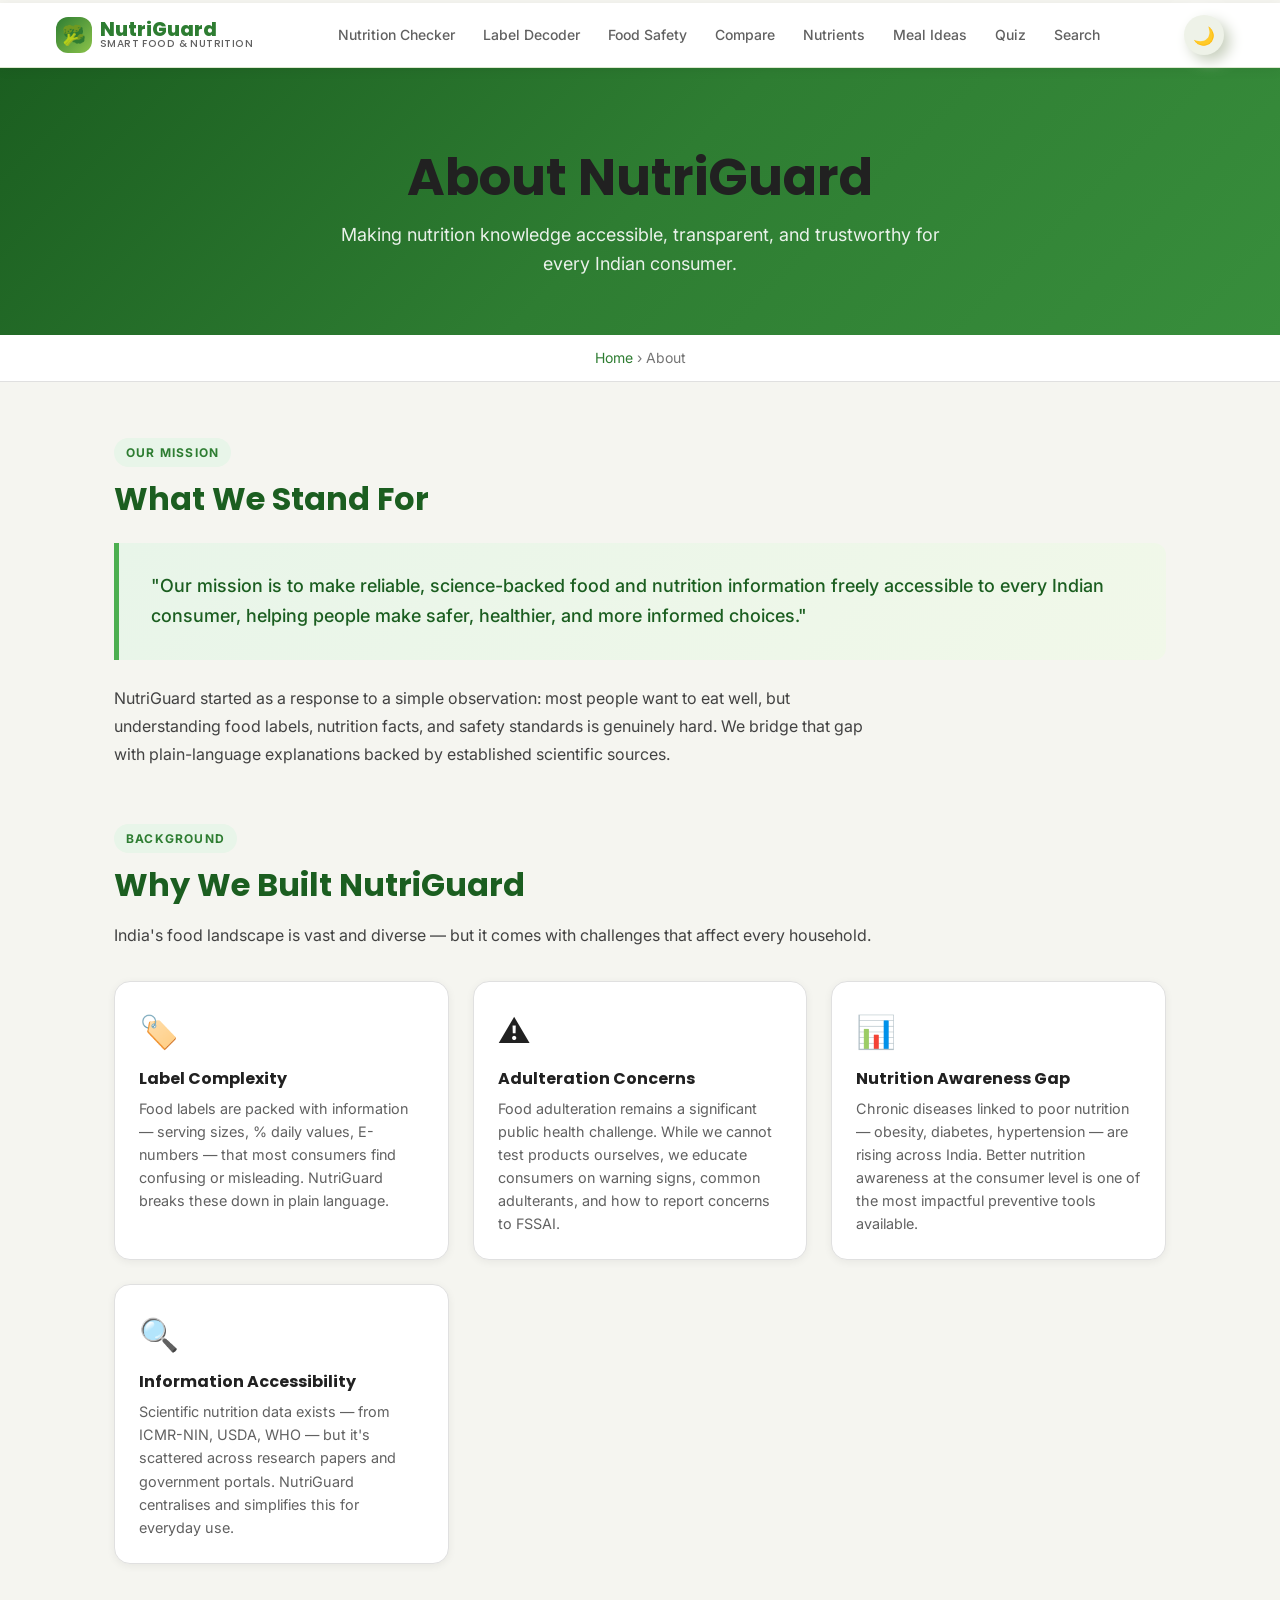
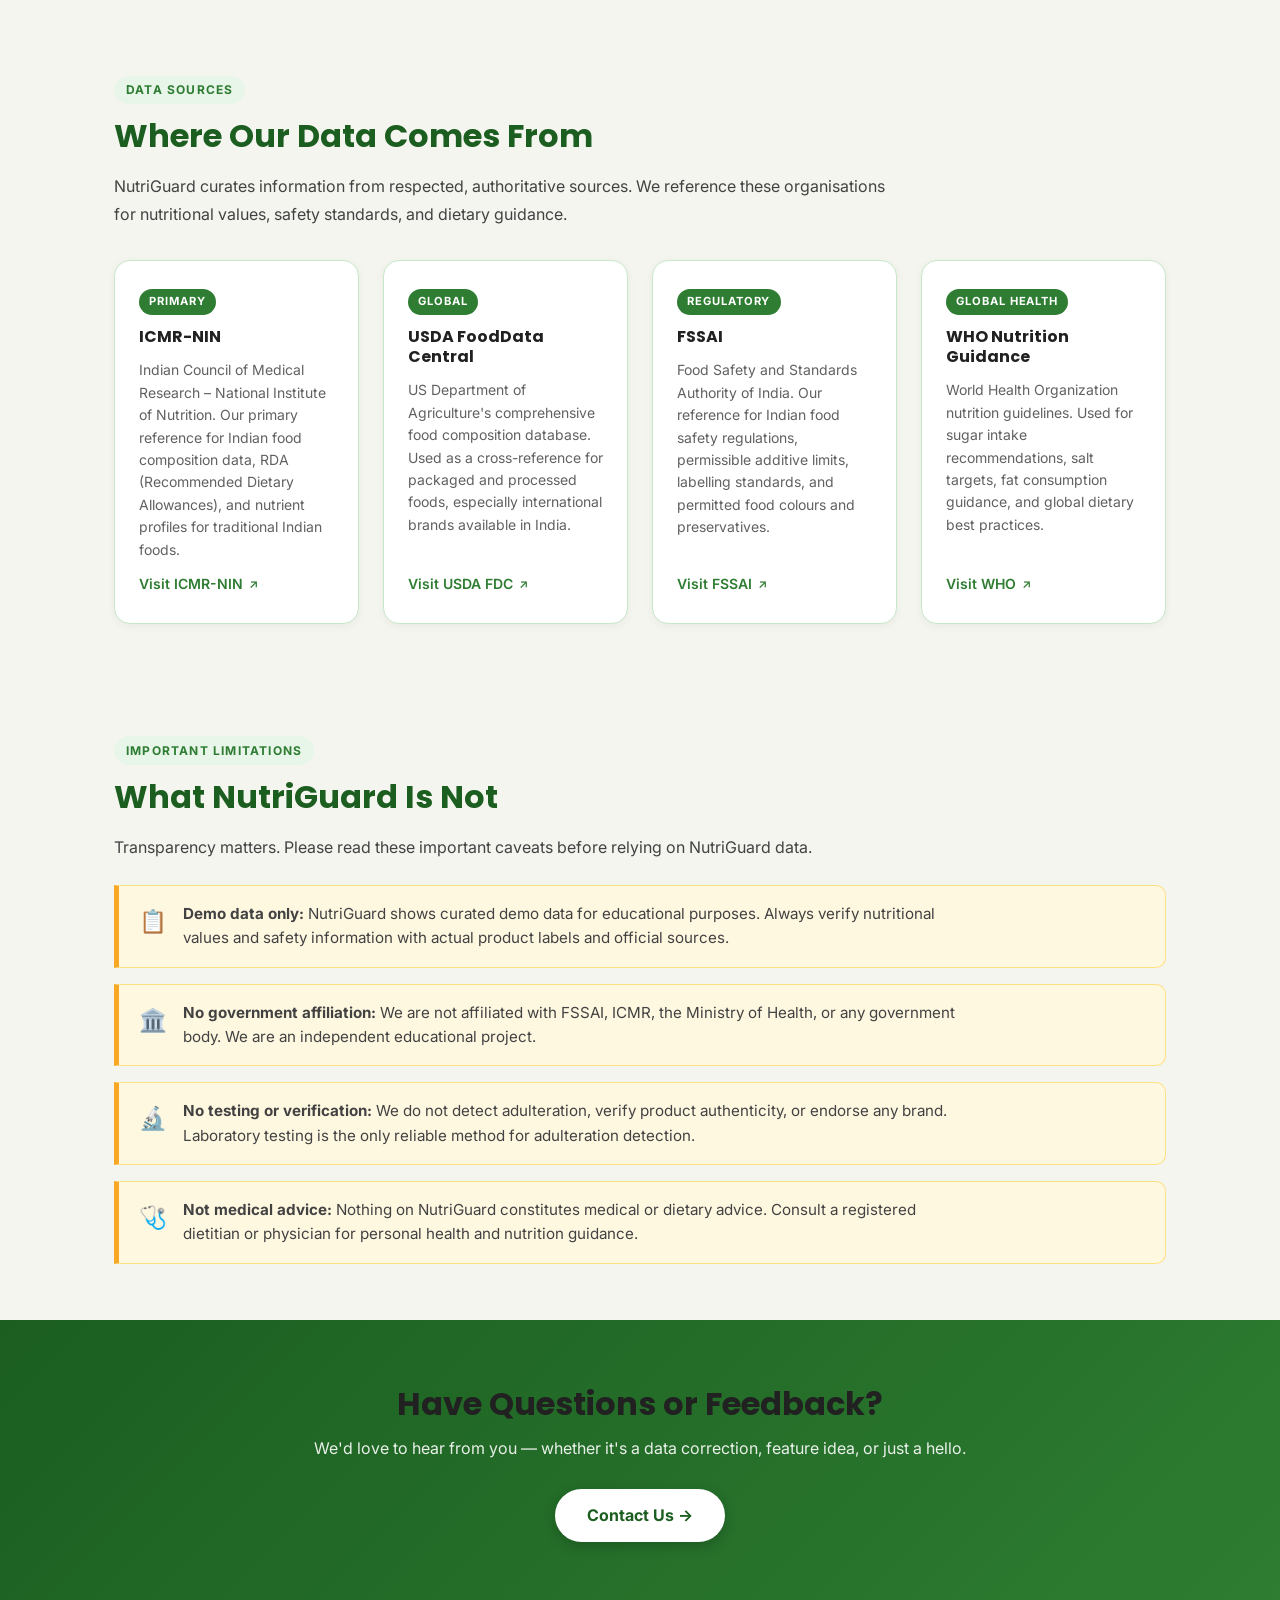
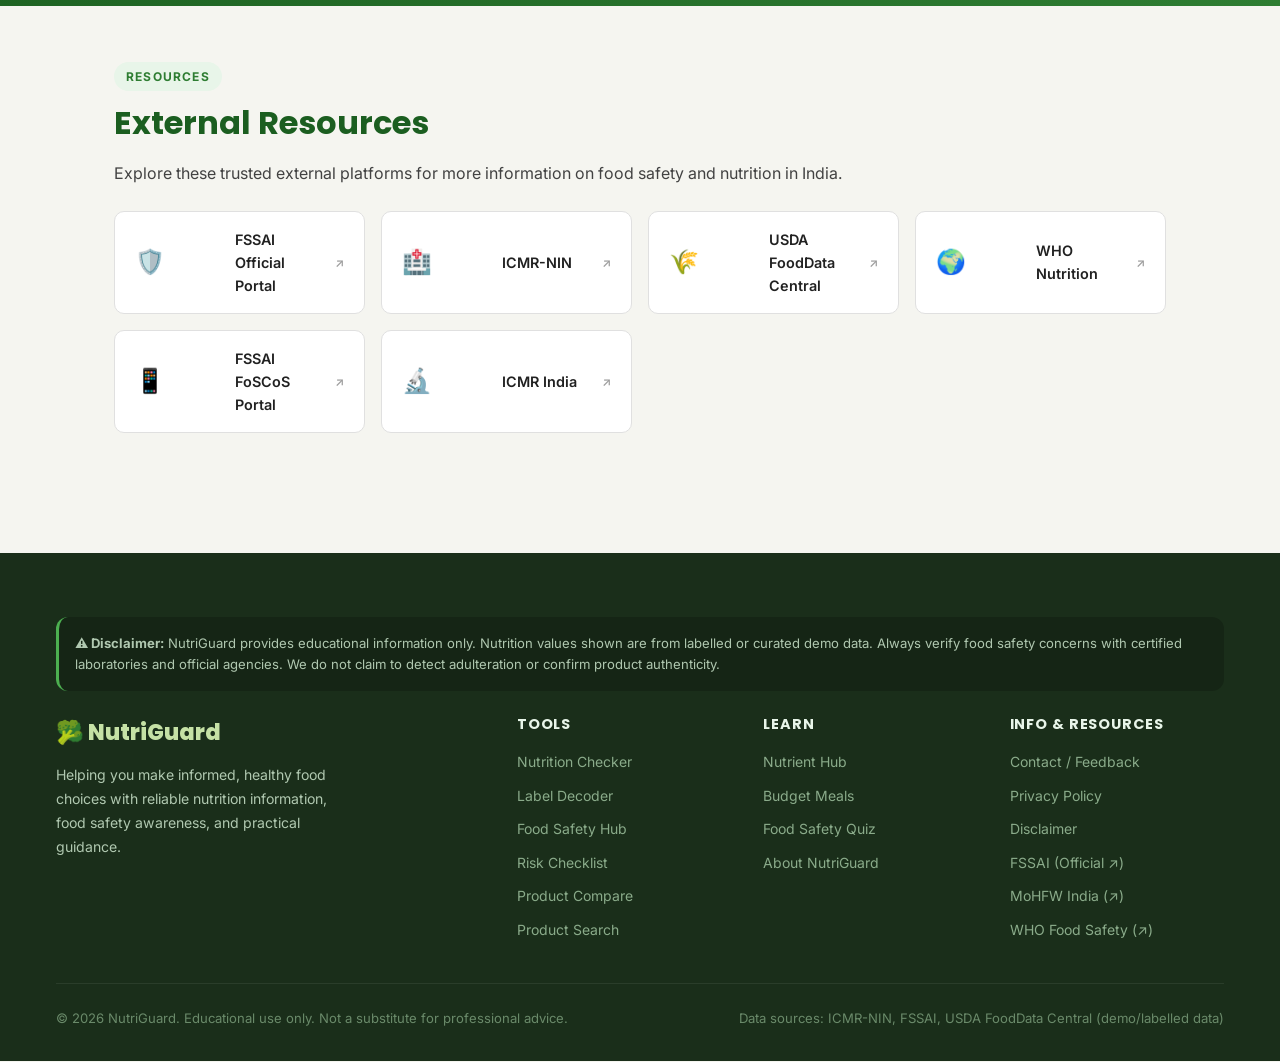
<file: about.html>
<!DOCTYPE html>
<html lang="en" data-theme="">
<head>
  <meta charset="UTF-8">
  <meta name="viewport" content="width=device-width, initial-scale=1.0">
  <title>About NutriGuard — Smart Food &amp; Nutrition</title>
  <meta name="description" content="Learn about NutriGuard, our mission to make food nutrition knowledge accessible to every Indian consumer, and the data sources we use.">
  <meta property="og:title" content="About NutriGuard — Smart Food &amp; Nutrition">
  <meta property="og:description" content="Learn about NutriGuard, our mission to make food nutrition knowledge accessible to every Indian consumer, and the data sources we use.">
  <meta property="og:type" content="website">
  <meta name="theme-color" content="#2e7d32">
  <link rel="icon" href="favicon.svg" type="image/svg+xml">
  <link rel="preconnect" href="https://fonts.googleapis.com">
  <link rel="preconnect" href="https://fonts.gstatic.com" crossorigin>
  <link href="https://fonts.googleapis.com/css2?family=Inter:wght@400;500;600;700&family=Poppins:wght@700;800&display=swap" rel="stylesheet">
  <link rel="stylesheet" href="css/style.css">
  <style>
    /* ── Page-specific styles ── */
    .about-hero {
      background: linear-gradient(135deg, #1b5e20 0%, #2e7d32 50%, #388e3c 100%);
      color: #fff;
      padding: 5rem 1.5rem 3.5rem;
      text-align: center;
    }
    .about-hero h1 {
      font-family: 'Poppins', sans-serif;
      font-size: clamp(2rem, 5vw, 3.2rem);
      margin-bottom: 0.75rem;
    }
    .about-hero p {
      font-size: 1.125rem;
      opacity: 0.9;
      max-width: 620px;
      margin: 0 auto;
    }

    /* Breadcrumb */
    .breadcrumb {
      background: #fff;
      padding: 0.75rem 1.5rem;
      font-size: 0.875rem;
      border-bottom: 1px solid #e0e0e0;
    }
    .breadcrumb ol {
      list-style: none;
      display: flex;
      flex-wrap: wrap;
      gap: 0.25rem;
      margin: 0;
      padding: 0;
      max-width: 1100px;
      margin: 0 auto;
    }
    .breadcrumb li + li::before {
      content: '›';
      margin-right: 0.25rem;
      color: #757575;
    }
    .breadcrumb a { color: #2e7d32; text-decoration: none; }
    .breadcrumb a:hover { text-decoration: underline; }
    .breadcrumb [aria-current="page"] { color: #757575; }

    /* Sections */
    .about-section {
      max-width: 1100px;
      margin: 0 auto;
      padding: 3.5rem 1.5rem;
    }
    .about-section + .about-section {
      padding-top: 0;
    }
    .section-label {
      display: inline-block;
      background: #e8f5e9;
      color: #2e7d32;
      font-size: 0.75rem;
      font-weight: 700;
      letter-spacing: 0.1em;
      text-transform: uppercase;
      padding: 0.3rem 0.75rem;
      border-radius: 999px;
      margin-bottom: 0.75rem;
    }
    .about-section h2 {
      font-family: 'Poppins', sans-serif;
      font-size: clamp(1.5rem, 3vw, 2rem);
      color: #1b5e20;
      margin-bottom: 1rem;
    }
    .about-section p {
      color: #424242;
      line-height: 1.75;
      max-width: 780px;
    }

    /* Mission banner */
    .mission-banner {
      background: linear-gradient(135deg, #e8f5e9, #f1f8e9);
      border-left: 5px solid #4caf50;
      border-radius: 0 12px 12px 0;
      padding: 1.75rem 2rem;
      margin: 1.5rem 0;
      font-size: 1.125rem;
      color: #1b5e20;
      font-weight: 500;
      line-height: 1.7;
    }

    /* Why we built it */
    .why-grid {
      display: grid;
      grid-template-columns: repeat(auto-fit, minmax(260px, 1fr));
      gap: 1.5rem;
      margin-top: 2rem;
    }
    .why-card {
      background: #fff;
      border-radius: 16px;
      padding: 1.5rem;
      border: 1px solid #e0e0e0;
      box-shadow: 0 2px 8px rgba(0,0,0,0.06);
      transition: transform 0.2s, box-shadow 0.2s;
    }
    .why-card:hover {
      transform: translateY(-3px);
      box-shadow: 0 6px 18px rgba(46,125,50,0.12);
    }
    .why-card .icon {
      font-size: 2rem;
      margin-bottom: 0.75rem;
    }
    .why-card h3 {
      font-size: 1rem;
      font-weight: 700;
      color: #212121;
      margin-bottom: 0.5rem;
    }
    .why-card p {
      font-size: 0.9rem;
      color: #616161;
      line-height: 1.6;
    }

    /* Data sources */
    .sources-bg {
      background: #f5f5f0;
    }
    .data-sources-grid {
      display: grid;
      grid-template-columns: repeat(auto-fit, minmax(240px, 1fr));
      gap: 1.5rem;
      margin-top: 2rem;
    }
    .source-card {
      background: #fff;
      border-radius: 16px;
      padding: 1.75rem 1.5rem;
      border: 1px solid #c8e6c9;
      display: flex;
      flex-direction: column;
      gap: 0.75rem;
      box-shadow: 0 2px 8px rgba(0,0,0,0.05);
      transition: box-shadow 0.2s;
    }
    .source-card:hover {
      box-shadow: 0 6px 20px rgba(46,125,50,0.14);
    }
    .source-card .source-badge {
      display: inline-block;
      background: #2e7d32;
      color: #fff;
      font-size: 0.7rem;
      font-weight: 700;
      letter-spacing: 0.08em;
      text-transform: uppercase;
      padding: 0.25rem 0.65rem;
      border-radius: 999px;
      align-self: flex-start;
    }
    .source-card h3 {
      font-size: 1rem;
      font-weight: 700;
      color: #212121;
      margin: 0;
    }
    .source-card p {
      font-size: 0.875rem;
      color: #616161;
      line-height: 1.6;
      flex: 1;
    }
    .source-card a.source-link {
      display: inline-flex;
      align-items: center;
      gap: 0.35rem;
      color: #2e7d32;
      font-size: 0.875rem;
      font-weight: 600;
      text-decoration: none;
      transition: color 0.2s;
    }
    .source-card a.source-link:hover { color: #1b5e20; text-decoration: underline; }
    .source-card a.source-link::after { content: '↗'; font-size: 0.75rem; }

    /* Limitations */
    .limitations-list {
      display: flex;
      flex-direction: column;
      gap: 1rem;
      margin-top: 1.5rem;
    }
    .limit-alert {
      display: flex;
      align-items: flex-start;
      gap: 1rem;
      background: #fff8e1;
      border: 1px solid #ffe082;
      border-left: 5px solid #f9a825;
      border-radius: 0 10px 10px 0;
      padding: 1rem 1.25rem;
    }
    .limit-alert .alert-icon { font-size: 1.4rem; flex-shrink: 0; }
    .limit-alert p { margin: 0; color: #424242; font-size: 0.95rem; line-height: 1.6; }

    /* CTA */
    .cta-section {
      background: linear-gradient(135deg, #1b5e20, #2e7d32);
      color: #fff;
      text-align: center;
      padding: 4rem 1.5rem;
    }
    .cta-section h2 {
      font-family: 'Poppins', sans-serif;
      font-size: clamp(1.5rem, 3vw, 2rem);
      margin-bottom: 0.75rem;
    }
    .cta-section p { opacity: 0.9; margin-bottom: 1.75rem; }
    .btn-cta-white {
      display: inline-block;
      background: #fff;
      color: #1b5e20;
      padding: 0.85rem 2rem;
      border-radius: 999px;
      font-weight: 700;
      text-decoration: none;
      transition: transform 0.2s, box-shadow 0.2s;
      box-shadow: 0 4px 14px rgba(0,0,0,0.2);
    }
    .btn-cta-white:hover {
      transform: translateY(-2px);
      box-shadow: 0 8px 24px rgba(0,0,0,0.25);
    }

    /* External resources */
    .ext-resources {
      display: grid;
      grid-template-columns: repeat(auto-fit, minmax(200px, 1fr));
      gap: 1rem;
      margin-top: 1.5rem;
    }
    .ext-link-card {
      display: flex;
      align-items: center;
      gap: 0.75rem;
      background: #fff;
      border: 1px solid #e0e0e0;
      border-radius: 10px;
      padding: 1rem 1.25rem;
      text-decoration: none;
      color: #212121;
      font-weight: 600;
      font-size: 0.9rem;
      transition: border-color 0.2s, box-shadow 0.2s;
    }
    .ext-link-card:hover {
      border-color: #4caf50;
      box-shadow: 0 4px 12px rgba(76,175,80,0.14);
    }
    .ext-link-card .ext-icon { font-size: 1.5rem; }
    .ext-link-card span { flex: 1; }
    .ext-link-card::after { content: '↗'; font-size: 0.75rem; color: #9e9e9e; }
  </style>
</head>
<body>
  <main id="main-content">
    <!-- Hero -->
    <section class="about-hero" aria-labelledby="about-heading">
      <h1 id="about-heading">About NutriGuard</h1>
      <p>Making nutrition knowledge accessible, transparent, and trustworthy for every Indian consumer.</p>
    </section>

    <!-- Breadcrumb -->
    <nav class="breadcrumb" aria-label="Breadcrumb">
      <ol>
        <li><a href="index.html">Home</a></li>
        <li><span aria-current="page">About</span></li>
      </ol>
    </nav>

    <!-- Mission -->
    <section class="about-section" aria-labelledby="mission-heading">
      <span class="section-label">Our Mission</span>
      <h2 id="mission-heading">What We Stand For</h2>
      <div class="mission-banner" role="blockquote">
        "Our mission is to make reliable, science-backed food and nutrition information freely accessible to every Indian consumer, helping people make safer, healthier, and more informed choices."
      </div>
      <p>NutriGuard started as a response to a simple observation: most people want to eat well, but understanding food labels, nutrition facts, and safety standards is genuinely hard. We bridge that gap with plain-language explanations backed by established scientific sources.</p>
    </section>

    <!-- Why we built it -->
    <section class="about-section" style="padding-top:0;" aria-labelledby="why-heading">
      <span class="section-label">Background</span>
      <h2 id="why-heading">Why We Built NutriGuard</h2>
      <p>India's food landscape is vast and diverse — but it comes with challenges that affect every household.</p>
      <div class="why-grid">
        <article class="why-card">
          <div class="icon" aria-hidden="true">🏷️</div>
          <h3>Label Complexity</h3>
          <p>Food labels are packed with information — serving sizes, % daily values, E-numbers — that most consumers find confusing or misleading. NutriGuard breaks these down in plain language.</p>
        </article>
        <article class="why-card">
          <div class="icon" aria-hidden="true">⚠️</div>
          <h3>Adulteration Concerns</h3>
          <p>Food adulteration remains a significant public health challenge. While we cannot test products ourselves, we educate consumers on warning signs, common adulterants, and how to report concerns to FSSAI.</p>
        </article>
        <article class="why-card">
          <div class="icon" aria-hidden="true">📊</div>
          <h3>Nutrition Awareness Gap</h3>
          <p>Chronic diseases linked to poor nutrition — obesity, diabetes, hypertension — are rising across India. Better nutrition awareness at the consumer level is one of the most impactful preventive tools available.</p>
        </article>
        <article class="why-card">
          <div class="icon" aria-hidden="true">🔍</div>
          <h3>Information Accessibility</h3>
          <p>Scientific nutrition data exists — from ICMR-NIN, USDA, WHO — but it's scattered across research papers and government portals. NutriGuard centralises and simplifies this for everyday use.</p>
        </article>
      </div>
    </section>

    <!-- Data Sources -->
    <div class="sources-bg">
      <section class="about-section" aria-labelledby="sources-heading">
        <span class="section-label">Data Sources</span>
        <h2 id="sources-heading">Where Our Data Comes From</h2>
        <p>NutriGuard curates information from respected, authoritative sources. We reference these organisations for nutritional values, safety standards, and dietary guidance.</p>
        <div class="data-sources-grid">
          <div class="source-card">
            <span class="source-badge">Primary</span>
            <h3>ICMR-NIN</h3>
            <p>Indian Council of Medical Research – National Institute of Nutrition. Our primary reference for Indian food composition data, RDA (Recommended Dietary Allowances), and nutrient profiles for traditional Indian foods.</p>
            <a href="https://www.nin.res.in/" class="source-link" target="_blank" rel="noopener noreferrer">Visit ICMR-NIN</a>
          </div>
          <div class="source-card">
            <span class="source-badge">Global</span>
            <h3>USDA FoodData Central</h3>
            <p>US Department of Agriculture's comprehensive food composition database. Used as a cross-reference for packaged and processed foods, especially international brands available in India.</p>
            <a href="https://fdc.nal.usda.gov/" class="source-link" target="_blank" rel="noopener noreferrer">Visit USDA FDC</a>
          </div>
          <div class="source-card">
            <span class="source-badge">Regulatory</span>
            <h3>FSSAI</h3>
            <p>Food Safety and Standards Authority of India. Our reference for Indian food safety regulations, permissible additive limits, labelling standards, and permitted food colours and preservatives.</p>
            <a href="https://www.fssai.gov.in/" class="source-link" target="_blank" rel="noopener noreferrer">Visit FSSAI</a>
          </div>
          <div class="source-card">
            <span class="source-badge">Global Health</span>
            <h3>WHO Nutrition Guidance</h3>
            <p>World Health Organization nutrition guidelines. Used for sugar intake recommendations, salt targets, fat consumption guidance, and global dietary best practices.</p>
            <a href="https://www.who.int/health-topics/nutrition" class="source-link" target="_blank" rel="noopener noreferrer">Visit WHO</a>
          </div>
        </div>
      </section>
    </div>

    <!-- Limitations -->
    <section class="about-section" aria-labelledby="limits-heading">
      <span class="section-label">Important Limitations</span>
      <h2 id="limits-heading">What NutriGuard Is Not</h2>
      <p>Transparency matters. Please read these important caveats before relying on NutriGuard data.</p>
      <div class="limitations-list" role="list">
        <div class="limit-alert" role="listitem">
          <span class="alert-icon" aria-hidden="true">📋</span>
          <p><strong>Demo data only:</strong> NutriGuard shows curated demo data for educational purposes. Always verify nutritional values and safety information with actual product labels and official sources.</p>
        </div>
        <div class="limit-alert" role="listitem">
          <span class="alert-icon" aria-hidden="true">🏛️</span>
          <p><strong>No government affiliation:</strong> We are not affiliated with FSSAI, ICMR, the Ministry of Health, or any government body. We are an independent educational project.</p>
        </div>
        <div class="limit-alert" role="listitem">
          <span class="alert-icon" aria-hidden="true">🔬</span>
          <p><strong>No testing or verification:</strong> We do not detect adulteration, verify product authenticity, or endorse any brand. Laboratory testing is the only reliable method for adulteration detection.</p>
        </div>
        <div class="limit-alert" role="listitem">
          <span class="alert-icon" aria-hidden="true">🩺</span>
          <p><strong>Not medical advice:</strong> Nothing on NutriGuard constitutes medical or dietary advice. Consult a registered dietitian or physician for personal health and nutrition guidance.</p>
        </div>
      </div>
    </section>

    <!-- CTA -->
    <section class="cta-section" aria-labelledby="cta-heading">
      <h2 id="cta-heading">Have Questions or Feedback?</h2>
      <p>We'd love to hear from you — whether it's a data correction, feature idea, or just a hello.</p>
      <a href="contact.html" class="btn-cta-white">Contact Us →</a>
    </section>

    <!-- External Resources -->
    <section class="about-section" aria-labelledby="ext-heading">
      <span class="section-label">Resources</span>
      <h2 id="ext-heading">External Resources</h2>
      <p>Explore these trusted external platforms for more information on food safety and nutrition in India.</p>
      <div class="ext-resources">
        <a href="https://www.fssai.gov.in/" class="ext-link-card" target="_blank" rel="noopener noreferrer">
          <span class="ext-icon" aria-hidden="true">🛡️</span>
          <span>FSSAI Official Portal</span>
        </a>
        <a href="https://www.nin.res.in/" class="ext-link-card" target="_blank" rel="noopener noreferrer">
          <span class="ext-icon" aria-hidden="true">🏥</span>
          <span>ICMR-NIN</span>
        </a>
        <a href="https://fdc.nal.usda.gov/" class="ext-link-card" target="_blank" rel="noopener noreferrer">
          <span class="ext-icon" aria-hidden="true">🌾</span>
          <span>USDA FoodData Central</span>
        </a>
        <a href="https://www.who.int/health-topics/nutrition" class="ext-link-card" target="_blank" rel="noopener noreferrer">
          <span class="ext-icon" aria-hidden="true">🌍</span>
          <span>WHO Nutrition</span>
        </a>
        <a href="https://foscos.fssai.gov.in/" class="ext-link-card" target="_blank" rel="noopener noreferrer">
          <span class="ext-icon" aria-hidden="true">📱</span>
          <span>FSSAI FoSCoS Portal</span>
        </a>
        <a href="https://www.icmr.gov.in/" class="ext-link-card" target="_blank" rel="noopener noreferrer">
          <span class="ext-icon" aria-hidden="true">🔬</span>
          <span>ICMR India</span>
        </a>
      </div>
    </section>
  </main>

  <script src="js/components.js"></script>
</body>
</html>
</file>
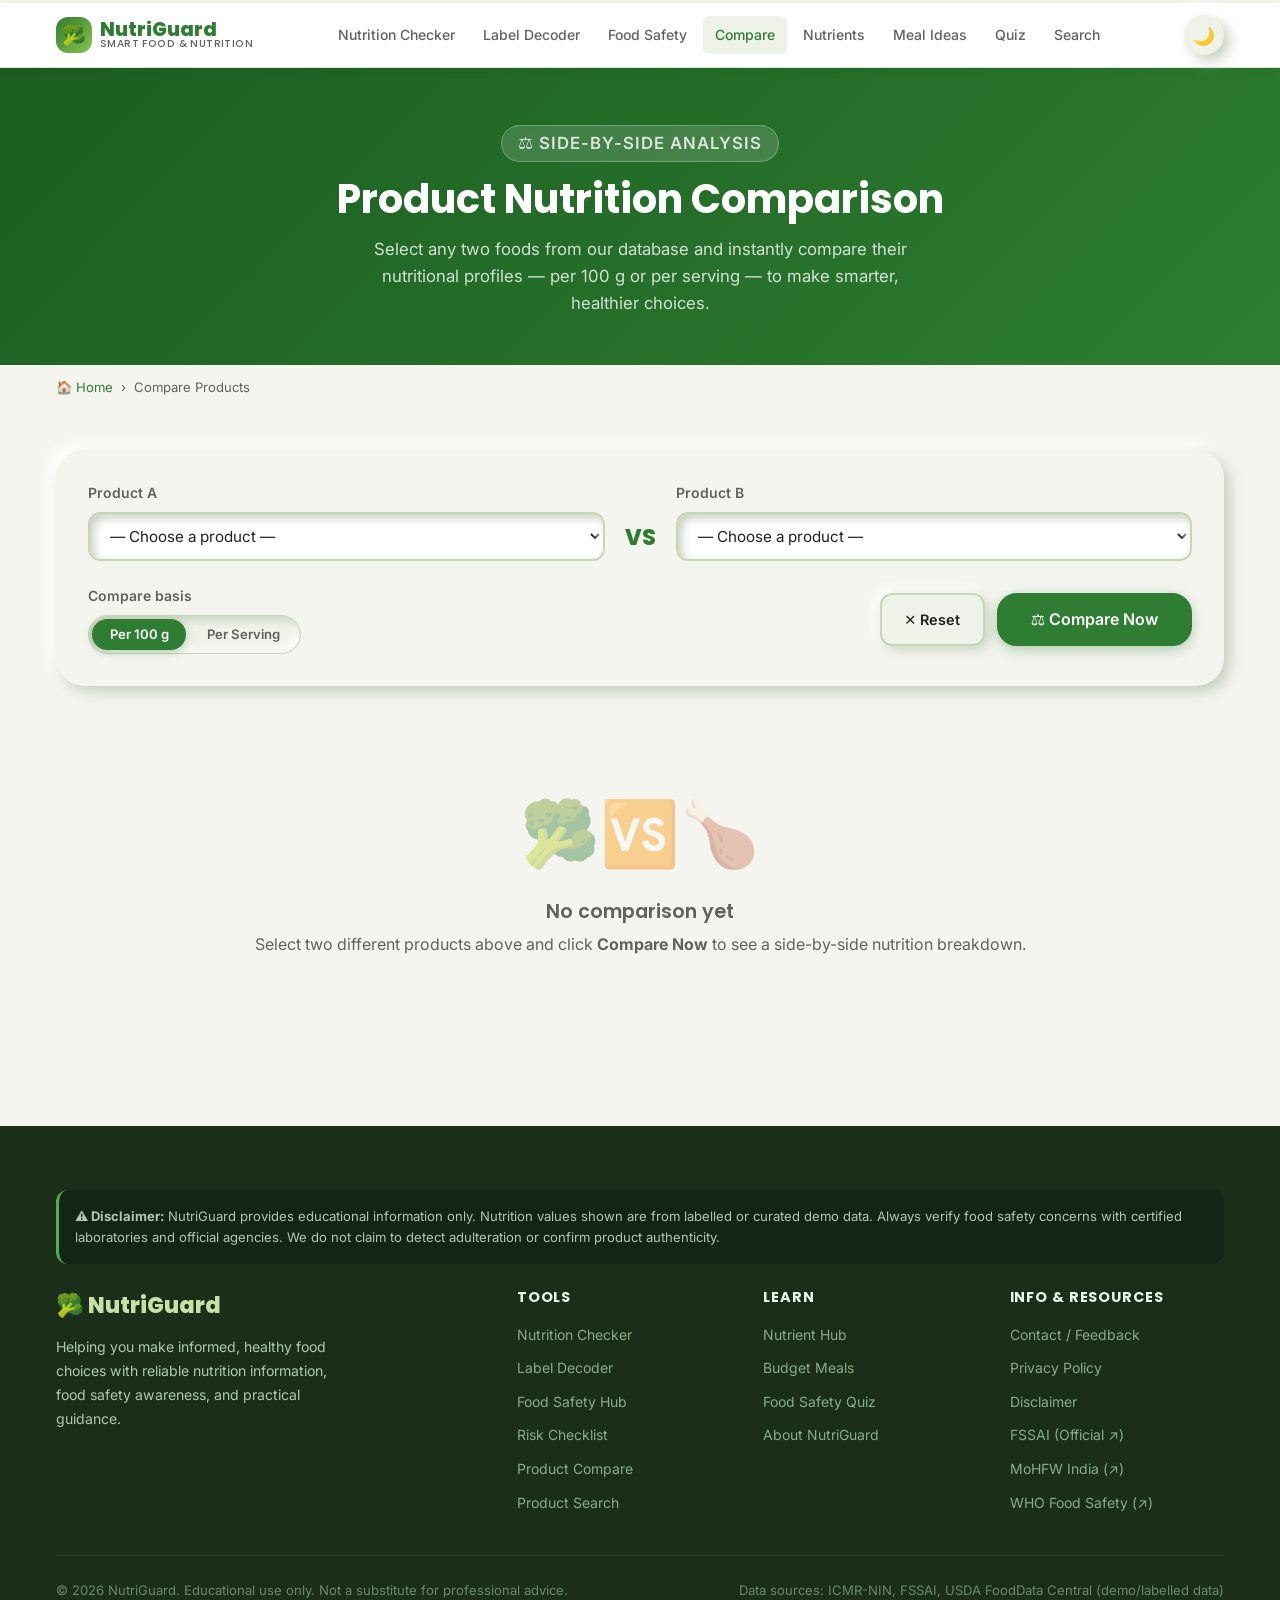
<file: compare.html>
<!DOCTYPE html>
<html lang="en" data-theme="">
<head>
  <meta charset="UTF-8">
  <meta name="viewport" content="width=device-width, initial-scale=1.0">
  <title>Compare Food Products — NutriGuard</title>
  <meta name="description" content="Compare nutrition facts of two food products side by side, per 100g and per serving. Find the healthier option with NutriGuard.">
  <meta property="og:title" content="Compare Food Products — NutriGuard">
  <meta property="og:description" content="Compare nutrition facts of two food products side by side, per 100g and per serving. Find the healthier option with NutriGuard.">
  <meta property="og:type" content="website">
  <meta name="theme-color" content="#2e7d32">
  <link rel="icon" href="favicon.svg" type="image/svg+xml">
  <link rel="preconnect" href="https://fonts.googleapis.com">
  <link rel="preconnect" href="https://fonts.gstatic.com" crossorigin>
  <link href="https://fonts.googleapis.com/css2?family=Inter:wght@400;500;600;700&family=Poppins:wght@700;800&display=swap" rel="stylesheet">
  <link rel="stylesheet" href="css/style.css">
  <style>
    /* ── Page-specific styles ─────────────────────────────── */

    /* Selector panel */
    .compare-selector-panel {
      background: var(--clr-bg);
      border-radius: var(--r-xl);
      box-shadow: var(--neu-shadow-out);
      padding: var(--sp-8);
      margin-bottom: var(--sp-8);
    }
    .selector-grid {
      display: grid;
      grid-template-columns: 1fr;
      gap: var(--sp-5);
      align-items: end;
    }
    @media (min-width: 640px) {
      .selector-grid { grid-template-columns: 1fr auto 1fr; }
    }
    .vs-divider {
      display: flex;
      align-items: center;
      justify-content: center;
      font-family: var(--font-display);
      font-size: 1.4rem;
      font-weight: 800;
      color: var(--clr-primary);
      padding-bottom: 0.3rem;
    }

    /* Basis toggle */
    .basis-toggle {
      display: inline-flex;
      background: var(--clr-surface-alt);
      border-radius: var(--r-full);
      padding: 3px;
      border: 1px solid var(--clr-border);
      box-shadow: var(--neu-shadow-in);
      gap: 3px;
    }
    .basis-btn {
      padding: 0.45rem 1.1rem;
      border-radius: var(--r-full);
      font-size: 0.82rem;
      font-weight: 600;
      color: var(--clr-text-muted);
      background: transparent;
      border: none;
      cursor: pointer;
      transition: all var(--transition);
    }
    .basis-btn.active {
      background: var(--clr-primary);
      color: #fff;
      box-shadow: 0 2px 8px rgba(46,125,50,0.35);
    }

    /* Action row */
    .action-row {
      display: flex;
      flex-wrap: wrap;
      align-items: center;
      gap: var(--sp-4);
      margin-top: var(--sp-6);
    }

    /* Error banner */
    .compare-error {
      display: none;
      background: #ffebee;
      border-left: 4px solid #e53935;
      color: #6a1515;
      padding: var(--sp-3) var(--sp-4);
      border-radius: var(--r-md);
      font-size: 0.9rem;
      font-weight: 500;
      margin-top: var(--sp-4);
    }
    [data-theme="dark"] .compare-error { background: rgba(229,57,53,0.12); color: #ef9a9a; }
    .compare-error.show { display: flex; gap: var(--sp-2); align-items: center; }

    /* Empty state */
    .compare-empty {
      text-align: center;
      padding: var(--sp-16) var(--sp-4);
      color: var(--clr-text-muted);
    }
    .compare-empty .empty-icon {
      font-size: 4rem;
      margin-bottom: var(--sp-4);
      opacity: 0.4;
    }
    .compare-empty h3 {
      font-size: 1.2rem;
      color: var(--clr-text-muted);
      font-weight: 600;
      margin-bottom: var(--sp-2);
    }

    /* Winner badge */
    .winner-badge {
      display: inline-flex;
      align-items: center;
      gap: 6px;
      background: linear-gradient(135deg, var(--clr-primary), var(--clr-accent));
      color: #fff;
      font-size: 0.78rem;
      font-weight: 700;
      letter-spacing: 0.06em;
      text-transform: uppercase;
      padding: 4px 14px;
      border-radius: var(--r-full);
      box-shadow: 0 3px 10px rgba(46,125,50,0.35);
      margin-top: var(--sp-2);
    }
    .winner-badge svg { flex-shrink: 0; }

    /* Card header */
    .compare-card-header {
      margin-bottom: var(--sp-4);
      padding-bottom: var(--sp-4);
      border-bottom: 2px solid var(--clr-divider);
    }
    .compare-card-header h3 {
      font-size: 1.1rem;
      color: var(--clr-text);
      margin-bottom: var(--sp-1);
    }
    .compare-card-meta {
      font-size: 0.8rem;
      color: var(--clr-text-muted);
      display: flex;
      flex-wrap: wrap;
      gap: var(--sp-3);
      margin-top: var(--sp-2);
    }
    .compare-card-meta span {
      display: inline-flex;
      align-items: center;
      gap: 4px;
    }

    /* Nutrient rows */
    .compare-row-label {
      color: var(--clr-text-muted);
      font-size: 0.82rem;
      font-weight: 500;
    }
    .compare-val {
      font-size: 0.88rem;
      font-weight: 600;
      text-align: right;
    }
    .compare-val.better {
      color: var(--clr-primary);
      font-weight: 700;
    }
    .compare-val.worse {
      color: var(--clr-error);
      font-weight: 500;
    }
    .compare-val.neutral {
      color: var(--clr-text-muted);
    }
    .compare-val.na {
      color: var(--clr-text-muted);
      font-style: italic;
      font-weight: 400;
    }

    /* Section divider inside card */
    .compare-section-label {
      font-size: 0.72rem;
      font-weight: 700;
      letter-spacing: 0.08em;
      text-transform: uppercase;
      color: var(--clr-primary);
      padding: var(--sp-3) 0 var(--sp-1);
      border-bottom: 1px solid var(--clr-divider);
      margin-bottom: var(--sp-1);
    }

    /* Summary panel */
    .compare-summary {
      background: var(--clr-bg);
      border-radius: var(--r-lg);
      box-shadow: var(--neu-shadow-card);
      padding: var(--sp-6) var(--sp-8);
      display: flex;
      flex-wrap: wrap;
      gap: var(--sp-4);
      align-items: center;
      justify-content: space-between;
      margin-bottom: var(--sp-6);
    }
    .summary-stat {
      text-align: center;
      min-width: 100px;
    }
    .summary-stat-num {
      font-size: 2.4rem;
      font-weight: 800;
      font-family: var(--font-display);
      color: var(--clr-primary);
      line-height: 1;
    }
    .summary-stat-label {
      font-size: 0.78rem;
      color: var(--clr-text-muted);
      margin-top: var(--sp-1);
      font-weight: 500;
    }
    .summary-divider {
      height: 48px;
      width: 1px;
      background: var(--clr-divider);
      flex-shrink: 0;
    }
    @media (max-width: 580px) { .summary-divider { display: none; } }

    /* Allergen diff */
    .allergen-diff {
      background: var(--clr-surface);
      border-radius: var(--r-lg);
      border: 1px solid var(--clr-divider);
      padding: var(--sp-5) var(--sp-6);
      margin-bottom: var(--sp-6);
    }
    .allergen-diff h4 {
      font-size: 1rem;
      margin-bottom: var(--sp-4);
      display: flex;
      align-items: center;
      gap: var(--sp-2);
    }
    .allergen-diff-grid {
      display: grid;
      grid-template-columns: 1fr 1fr;
      gap: var(--sp-4);
    }
    @media (max-width: 480px) { .allergen-diff-grid { grid-template-columns: 1fr; } }
    .allergen-col h5 {
      font-size: 0.82rem;
      font-weight: 700;
      color: var(--clr-text-muted);
      text-transform: uppercase;
      letter-spacing: 0.05em;
      margin-bottom: var(--sp-2);
    }
    .allergen-tag {
      display: inline-flex;
      align-items: center;
      gap: 4px;
      font-size: 0.8rem;
      font-weight: 600;
      padding: 3px 10px;
      border-radius: var(--r-full);
      margin: 2px 3px 2px 0;
      background: #fff3e0;
      color: #e65100;
      border: 1px solid #ffcc80;
    }
    [data-theme="dark"] .allergen-tag { background: rgba(230,81,0,0.15); color: #ffb74d; border-color: rgba(230,81,0,0.3); }
    .allergen-none {
      font-size: 0.85rem;
      color: var(--clr-text-muted);
      font-style: italic;
    }

    /* Data note */
    .data-note {
      background: var(--clr-surface-alt);
      border-left: 3px solid var(--clr-primary-light);
      border-radius: 0 var(--r-md) var(--r-md) 0;
      padding: var(--sp-3) var(--sp-4);
      font-size: 0.82rem;
      color: var(--clr-text-muted);
      margin-bottom: var(--sp-6);
      display: flex;
      gap: var(--sp-2);
      align-items: flex-start;
    }

    /* Results wrapper */
    #compare-results {
      animation: fadeIn 0.35s ease both;
    }

    /* Select styling */
    .compare-select {
      width: 100%;
      padding: 0.75rem 1rem;
      border-radius: var(--r-md);
      border: 2px solid var(--clr-border);
      background: var(--clr-surface);
      color: var(--clr-text);
      font-size: 0.95rem;
      font-family: inherit;
      box-shadow: var(--neu-shadow-in);
      cursor: pointer;
      transition: border-color var(--transition), box-shadow var(--transition);
      outline: none;
    }
    .compare-select:focus {
      border-color: var(--clr-primary-light);
      box-shadow: 0 0 0 3px rgba(76,175,80,0.18);
    }
    .compare-select.is-invalid {
      border-color: var(--clr-error);
    }
  </style>
</head>
<body>

<main id="main-content">

  <!-- ── Page Hero ──────────────────────────────────────── -->
  <section class="page-hero" aria-label="Page header">
    <div class="container">
      <p class="hero-eyebrow" style="justify-content:center;margin-bottom:var(--sp-3);">
        ⚖️ Side-by-Side Analysis
      </p>
      <h1>Product Nutrition Comparison</h1>
      <p>Select any two foods from our database and instantly compare their nutritional profiles — per 100 g or per serving — to make smarter, healthier choices.</p>
    </div>
  </section>

  <!-- ── Breadcrumb ─────────────────────────────────────── -->
  <div class="container">
    <nav class="breadcrumb" aria-label="Breadcrumb">
      <a href="index.html">🏠 Home</a>
      <span aria-hidden="true">›</span>
      <span aria-current="page">Compare Products</span>
    </nav>
  </div>

  <!-- ── Selector Panel ─────────────────────────────────── -->
  <section class="section-sm" aria-label="Product selector">
    <div class="container">
      <div class="compare-selector-panel">

        <!-- Dropdowns -->
        <div class="selector-grid" role="group" aria-label="Select two products to compare">
          <div>
            <label for="product-a">Product A</label>
            <select id="product-a" class="compare-select" aria-label="Select first product">
              <option value="">— Choose a product —</option>
            </select>
          </div>

          <div class="vs-divider" aria-hidden="true">VS</div>

          <div>
            <label for="product-b">Product B</label>
            <select id="product-b" class="compare-select" aria-label="Select second product">
              <option value="">— Choose a product —</option>
            </select>
          </div>
        </div>

        <!-- Basis toggle + action buttons -->
        <div class="action-row">
          <div>
            <label style="display:block;margin-bottom:var(--sp-2);">Compare basis</label>
            <div class="basis-toggle" role="group" aria-label="Comparison basis">
              <button class="basis-btn active" data-basis="per100g" id="btn-100g">Per 100 g</button>
              <button class="basis-btn" data-basis="perServing" id="btn-serving">Per Serving</button>
            </div>
          </div>

          <div style="display:flex;gap:var(--sp-3);flex-wrap:wrap;margin-left:auto;">
            <button class="btn btn-ghost" id="reset-btn" aria-label="Clear comparison">
              ✕ Reset
            </button>
            <button class="btn btn-primary btn-lg" id="compare-btn" aria-label="Run comparison">
              ⚖️ Compare Now
            </button>
          </div>
        </div>

        <!-- Validation error -->
        <div id="compare-error" class="compare-error" role="alert" aria-live="polite"></div>

      </div><!-- /selector panel -->

      <!-- ── Empty State ─────────────────────────────────── -->
      <div id="compare-empty" class="compare-empty" aria-live="polite">
        <div class="empty-icon" aria-hidden="true">🥦🆚🍗</div>
        <h3>No comparison yet</h3>
        <p>Select two different products above and click <strong>Compare Now</strong> to see a side-by-side nutrition breakdown.</p>
      </div>

      <!-- ── Results ─────────────────────────────────────── -->
      <div id="compare-results" class="hidden" aria-live="polite">

        <!-- Summary -->
        <div class="compare-summary" id="compare-summary" role="region" aria-label="Comparison summary"></div>

        <!-- Allergen diff -->
        <div class="allergen-diff" id="allergen-diff" role="region" aria-label="Allergen differences"></div>

        <!-- Side-by-side cards -->
        <div class="compare-grid" id="compare-grid" role="region" aria-label="Nutrition comparison cards"></div>

        <!-- Data note -->
        <div class="data-note" role="note">
          <span aria-hidden="true">ℹ️</span>
          <span><strong>Data note:</strong> Data is curated demo data. Always check actual product labels for precise values. For detailed single-product info, visit the <a href="nutrition-checker.html">Nutrition Checker</a>.</span>
        </div>

      </div><!-- /compare-results -->

    </div><!-- /container -->
  </section>

</main><!-- /main -->

<script src="js/nutrition-data.js"></script>
<script src="js/components.js"></script>
<script>
/* ======================================================
   compare.html — Page Script
   ====================================================== */

(function () {
  'use strict';

  /* ── Nutrient config ─────────────────────────────────
     higherIsBetter: true  → more = green
     higherIsBetter: false → less = green                */
  const NUTRIENT_CONFIG = [
    { key: 'calories',     label: 'Calories',              unit: 'kcal', higherIsBetter: false, section: 'Macronutrients' },
    { key: 'protein',      label: 'Protein',               unit: 'g',    higherIsBetter: true,  section: 'Macronutrients' },
    { key: 'carbs',        label: 'Total Carbohydrates',   unit: 'g',    higherIsBetter: null,  section: 'Macronutrients' },
    { key: 'fat',          label: 'Total Fat',             unit: 'g',    higherIsBetter: null,  section: 'Macronutrients' },
    { key: 'saturatedFat', label: 'Saturated Fat',         unit: 'g',    higherIsBetter: false, section: 'Macronutrients' },
    { key: 'sugar',        label: 'Total Sugars',          unit: 'g',    higherIsBetter: false, section: 'Macronutrients' },
    { key: 'fibre',        label: 'Dietary Fibre',         unit: 'g',    higherIsBetter: true,  section: 'Macronutrients' },
    { key: 'sodium',       label: 'Sodium',                unit: 'mg',   higherIsBetter: false, section: 'Minerals' },
    { key: 'potassium',    label: 'Potassium',             unit: 'mg',   higherIsBetter: true,  section: 'Minerals' },
    { key: 'calcium',      label: 'Calcium',               unit: 'mg',   higherIsBetter: true,  section: 'Minerals' },
    { key: 'iron',         label: 'Iron',                  unit: 'mg',   higherIsBetter: true,  section: 'Minerals' },
    { key: 'magnesium',    label: 'Magnesium',             unit: 'mg',   higherIsBetter: true,  section: 'Minerals' },
    { key: 'zinc',         label: 'Zinc',                  unit: 'mg',   higherIsBetter: true,  section: 'Minerals' },
    { key: 'phosphorus',   label: 'Phosphorus',            unit: 'mg',   higherIsBetter: true,  section: 'Minerals' },
    { key: 'selenium',     label: 'Selenium',              unit: 'µg',   higherIsBetter: true,  section: 'Minerals' },
    { key: 'manganese',    label: 'Manganese',             unit: 'mg',   higherIsBetter: true,  section: 'Minerals' },
    { key: 'vitaminA',     label: 'Vitamin A',             unit: 'µg',   higherIsBetter: true,  section: 'Vitamins' },
    { key: 'vitaminC',     label: 'Vitamin C',             unit: 'mg',   higherIsBetter: true,  section: 'Vitamins' },
    { key: 'vitaminD',     label: 'Vitamin D',             unit: 'µg',   higherIsBetter: true,  section: 'Vitamins' },
    { key: 'vitaminE',     label: 'Vitamin E',             unit: 'mg',   higherIsBetter: true,  section: 'Vitamins' },
    { key: 'vitaminK',     label: 'Vitamin K',             unit: 'µg',   higherIsBetter: true,  section: 'Vitamins' },
    { key: 'vitaminB1',    label: 'Vitamin B1 (Thiamine)', unit: 'mg',   higherIsBetter: true,  section: 'Vitamins' },
    { key: 'vitaminB3',    label: 'Vitamin B3 (Niacin)',   unit: 'mg',   higherIsBetter: true,  section: 'Vitamins' },
    { key: 'vitaminB6',    label: 'Vitamin B6',            unit: 'mg',   higherIsBetter: true,  section: 'Vitamins' },
    { key: 'vitaminB12',   label: 'Vitamin B12',           unit: 'µg',   higherIsBetter: true,  section: 'Vitamins' },
    { key: 'folate',       label: 'Folate',                unit: 'µg',   higherIsBetter: true,  section: 'Vitamins' },
    { key: 'choline',      label: 'Choline',               unit: 'mg',   higherIsBetter: true,  section: 'Vitamins' },
    { key: 'riboflavin',   label: 'Riboflavin (B2)',       unit: 'mg',   higherIsBetter: true,  section: 'Vitamins' },
    { key: 'vitaminB5',    label: 'Pantothenic Acid (B5)', unit: 'mg',   higherIsBetter: true,  section: 'Vitamins' },
  ];

  /* ── State ──────────────────────────────────────────── */
  let currentBasis = 'per100g';

  /* ── DOM references ──────────────────────────────────── */
  const selA      = document.getElementById('product-a');
  const selB      = document.getElementById('product-b');
  const compareBtn = document.getElementById('compare-btn');
  const resetBtn  = document.getElementById('reset-btn');
  const errorBox  = document.getElementById('compare-error');
  const emptyEl   = document.getElementById('compare-empty');
  const resultsEl = document.getElementById('compare-results');
  const summaryEl = document.getElementById('compare-summary');
  const allergenEl = document.getElementById('allergen-diff');
  const gridEl    = document.getElementById('compare-grid');

  /* ── Populate dropdowns ──────────────────────────────── */
  function populateSelects () {
    const db = window.NUTRITION_DB || [];
    // Group by category for <optgroup>
    const categories = {};
    db.forEach(item => {
      if (!categories[item.category]) categories[item.category] = [];
      categories[item.category].push(item);
    });

    [selA, selB].forEach(sel => {
      Object.keys(categories).sort().forEach(cat => {
        const grp = document.createElement('optgroup');
        grp.label = cat;
        categories[cat].forEach(item => {
          const opt = document.createElement('option');
          opt.value = item.id;
          opt.textContent = item.name;
          grp.appendChild(opt);
        });
        sel.appendChild(grp);
      });
    });
  }

  /* ── Basis toggle ────────────────────────────────────── */
  document.querySelectorAll('.basis-btn').forEach(btn => {
    btn.addEventListener('click', () => {
      currentBasis = btn.dataset.basis;
      document.querySelectorAll('.basis-btn').forEach(b => b.classList.toggle('active', b === btn));
      // Re-run comparison if results are visible
      if (!resultsEl.classList.contains('hidden')) {
        runComparison();
      }
    });
  });

  /* ── Validation ──────────────────────────────────────── */
  function showError (msg) {
    errorBox.innerHTML = '<span aria-hidden="true">⚠️</span><span>' + msg + '</span>';
    errorBox.classList.add('show');
    selA.classList.toggle('is-invalid', !selA.value);
    selB.classList.toggle('is-invalid', !selB.value);
  }
  function clearError () {
    errorBox.classList.remove('show');
    selA.classList.remove('is-invalid');
    selB.classList.remove('is-invalid');
  }

  /* ── Get values for chosen basis ─────────────────────── */
  function getNutrients (item) {
    if (currentBasis === 'per100g') return item.per100g;
    // per serving
    const s = item.servingSize;
    const result = {};
    Object.entries(item.per100g).forEach(([k, v]) => {
      result[k] = parseFloat(((v * s) / 100).toFixed(2));
    });
    return result;
  }

  /* ── Determine which nutrients to show ───────────────── */
  function getActiveNutrients (nutsA, nutsB) {
    const keysA = new Set(Object.keys(nutsA));
    const keysB = new Set(Object.keys(nutsB));
    const union = new Set([...keysA, ...keysB]);
    // Use NUTRIENT_CONFIG order; only include keys present in at least one product
    return NUTRIENT_CONFIG.filter(cfg => union.has(cfg.key));
  }

  /* ── Format number ───────────────────────────────────── */
  function fmt (val) {
    if (val === undefined || val === null) return null;
    if (val === 0) return '0';
    if (val < 0.1) return val.toFixed(3);
    if (val < 1) return val.toFixed(2);
    if (val < 10) return val.toFixed(1);
    return Math.round(val).toString();
  }

  /* ── Determine classes ───────────────────────────────── */
  function getClasses (valA, valB, higherIsBetter) {
    if (higherIsBetter === null) return ['neutral', 'neutral'];
    if (valA === null && valB === null) return ['na', 'na'];
    if (valA === null) return ['na', 'better'];
    if (valB === null) return ['better', 'na'];
    if (valA === valB) return ['neutral', 'neutral'];
    if (higherIsBetter) {
      return valA > valB ? ['better', 'worse'] : ['worse', 'better'];
    } else {
      return valA < valB ? ['better', 'worse'] : ['worse', 'better'];
    }
  }

  /* ── Build a single compare-card ─────────────────────── */
  function buildCard (item, nutsOther, isWinner, label, activeNutrients, nutsThis) {
    const card = document.createElement('div');
    card.className = 'compare-card card-neu' + (isWinner ? ' winner' : '');
    card.setAttribute('aria-label', label + ': ' + item.name);

    const basisLabel = currentBasis === 'per100g'
      ? 'per 100 g'
      : `per serving (${item.servingSize}${item.servingUnit.replace(/[^a-z%µA-Z]/g, ' ').trim()})`;

    /* Header */
    card.innerHTML = `
      <div class="compare-card-header">
        <span class="section-tag">${item.category}</span>
        <h3>${item.name}</h3>
        ${isWinner ? `<div class="winner-badge"><svg width="13" height="13" viewBox="0 0 24 24" fill="currentColor" aria-hidden="true"><path d="M12 2l3.09 6.26L22 9.27l-5 4.87 1.18 6.88L12 17.77l-6.18 3.25L7 14.14 2 9.27l6.91-1.01L12 2z"/></svg> Overall Winner</div>` : ''}
        <div class="compare-card-meta">
          <span>🍽️ Serving: ${item.servingSize} ${item.servingUnit}</span>
          <span>📊 Basis: ${basisLabel}</span>
        </div>
      </div>
    `;

    /* Nutrient rows — grouped by section */
    const sections = [...new Set(activeNutrients.map(n => n.section))];
    sections.forEach(sec => {
      const secNuts = activeNutrients.filter(n => n.section === sec);
      const secLabel = document.createElement('div');
      secLabel.className = 'compare-section-label';
      secLabel.textContent = sec;
      card.appendChild(secLabel);

      secNuts.forEach(cfg => {
        const valThis  = nutsThis[cfg.key]  !== undefined ? nutsThis[cfg.key]  : null;
        const valOther = nutsOther[cfg.key] !== undefined ? nutsOther[cfg.key] : null;

        // This card always maps to "A" or "B" consistently via the caller
        const row = document.createElement('div');
        row.className = 'compare-row';

        const labelEl = document.createElement('span');
        labelEl.className = 'compare-row-label';
        labelEl.textContent = cfg.label;

        const valEl = document.createElement('span');
        valEl.className = 'compare-val';

        if (valThis === null) {
          valEl.classList.add('na');
          valEl.textContent = 'N/A';
        } else {
          const [clsThis] = getClasses(valThis, valOther, cfg.higherIsBetter);
          valEl.classList.add(clsThis);
          valEl.textContent = `${fmt(valThis)} ${cfg.unit}`;
        }

        row.appendChild(labelEl);
        row.appendChild(valEl);
        card.appendChild(row);
      });
    });

    /* Allergens */
    if (item.allergens && item.allergens.length > 0) {
      const aLabel = document.createElement('div');
      aLabel.className = 'compare-section-label';
      aLabel.textContent = 'Allergens';
      card.appendChild(aLabel);

      const aRow = document.createElement('div');
      aRow.style.cssText = 'padding:var(--sp-2) 0;display:flex;flex-wrap:wrap;gap:4px;';
      item.allergens.forEach(a => {
        const tag = document.createElement('span');
        tag.className = 'allergen-tag';
        tag.textContent = '⚠️ ' + a;
        aRow.appendChild(tag);
      });
      card.appendChild(aRow);
    }

    return card;
  }

  /* ── Count wins ──────────────────────────────────────── */
  function countWins (nutsA, nutsB, activeNutrients) {
    let winsA = 0, winsB = 0;
    activeNutrients.forEach(cfg => {
      if (cfg.higherIsBetter === null) return;
      const vA = nutsA[cfg.key] !== undefined ? nutsA[cfg.key] : null;
      const vB = nutsB[cfg.key] !== undefined ? nutsB[cfg.key] : null;
      if (vA === null || vB === null || vA === vB) return;
      const [clsA] = getClasses(vA, vB, cfg.higherIsBetter);
      if (clsA === 'better') winsA++;
      else winsB++;
    });
    return { winsA, winsB };
  }

  /* ── Render allergen diff ─────────────────────────────── */
  function renderAllergenDiff (itemA, itemB) {
    const alA = new Set(itemA.allergens || []);
    const alB = new Set(itemB.allergens || []);
    const onlyA = [...alA].filter(a => !alB.has(a));
    const onlyB = [...alB].filter(a => !alA.has(a));
    const inBoth = [...alA].filter(a => alB.has(a));

    const makeTagsHTML = (tags) => tags.length
      ? tags.map(t => `<span class="allergen-tag">⚠️ ${t}</span>`).join('')
      : '<span class="allergen-none">None specific to this product</span>';

    allergenEl.innerHTML = `
      <h4>⚠️ Allergen Differences</h4>
      <div class="allergen-diff-grid">
        <div class="allergen-col">
          <h5>Only in ${itemA.name}</h5>
          <div>${makeTagsHTML(onlyA)}</div>
        </div>
        <div class="allergen-col">
          <h5>Only in ${itemB.name}</h5>
          <div>${makeTagsHTML(onlyB)}</div>
        </div>
      </div>
      ${inBoth.length ? `
        <div style="margin-top:var(--sp-3);padding-top:var(--sp-3);border-top:1px solid var(--clr-divider);">
          <h5 style="font-size:0.82rem;font-weight:700;color:var(--clr-text-muted);text-transform:uppercase;letter-spacing:0.05em;margin-bottom:var(--sp-2);">Common to both products</h5>
          <div>${makeTagsHTML(inBoth)}</div>
        </div>` : ''}
    `;
  }

  /* ── Main comparison renderer ─────────────────────────── */
  function runComparison () {
    clearError();

    const idA = selA.value;
    const idB = selB.value;

    /* Validate */
    if (!idA && !idB) {
      showError('Please select both products before comparing.');
      return;
    }
    if (!idA) {
      showError('Please select Product A.');
      return;
    }
    if (!idB) {
      showError('Please select Product B.');
      return;
    }
    if (idA === idB) {
      showError('Please select two <em>different</em> products to compare.');
      selA.classList.add('is-invalid');
      selB.classList.add('is-invalid');
      return;
    }

    const db = window.NUTRITION_DB || [];
    const itemA = db.find(i => i.id === idA);
    const itemB = db.find(i => i.id === idB);
    if (!itemA || !itemB) { showError('Could not find product data. Please try again.'); return; }

    const nutsA = getNutrients(itemA);
    const nutsB = getNutrients(itemB);
    const activeNutrients = getActiveNutrients(nutsA, nutsB);
    const { winsA, winsB } = countWins(nutsA, nutsB, activeNutrients);
    const totalDecisive = winsA + winsB;
    const winnerA = winsA > winsB;
    const winnerB = winsB > winsA;
    const tied    = winsA === winsB;

    /* Summary */
    summaryEl.innerHTML = `
      <div class="summary-stat">
        <div class="summary-stat-num">${winsA}</div>
        <div class="summary-stat-label">${itemA.name.length > 20 ? itemA.name.substring(0,20)+'…' : itemA.name} wins in</div>
      </div>
      <div class="summary-divider" aria-hidden="true"></div>
      <div class="summary-stat" style="text-align:center;flex:1;">
        <div style="font-size:1rem;font-weight:700;color:var(--clr-text);margin-bottom:4px;">
          ${tied ? '🤝 It\'s a Tie!' : (winnerA ? '🏆 ' + (itemA.name.length > 22 ? itemA.name.substring(0,22)+'…' : itemA.name) + ' Wins' : '🏆 ' + (itemB.name.length > 22 ? itemB.name.substring(0,22)+'…' : itemB.name) + ' Wins')}
        </div>
        <div style="font-size:0.82rem;color:var(--clr-text-muted);">${totalDecisive} decisive nutrients compared</div>
      </div>
      <div class="summary-divider" aria-hidden="true"></div>
      <div class="summary-stat">
        <div class="summary-stat-num">${winsB}</div>
        <div class="summary-stat-label">${itemB.name.length > 20 ? itemB.name.substring(0,20)+'…' : itemB.name} wins in</div>
      </div>
    `;

    /* Allergen diff */
    renderAllergenDiff(itemA, itemB);

    /* Cards */
    gridEl.innerHTML = '';
    const cardA = buildCard(itemA, nutsB, winnerA && !tied, 'Product A', activeNutrients, nutsA);
    const cardB = buildCard(itemB, nutsA, winnerB && !tied, 'Product B', activeNutrients, nutsB);
    gridEl.appendChild(cardA);
    gridEl.appendChild(cardB);

    /* Show results */
    emptyEl.classList.add('hidden');
    resultsEl.classList.remove('hidden');
    resultsEl.scrollIntoView({ behavior: 'smooth', block: 'start' });
  }

  /* ── Reset ───────────────────────────────────────────── */
  function resetComparison () {
    selA.value = '';
    selB.value = '';
    clearError();
    resultsEl.classList.add('hidden');
    emptyEl.classList.remove('hidden');
    summaryEl.innerHTML = '';
    allergenEl.innerHTML = '';
    gridEl.innerHTML = '';
    selA.focus();
  }

  /* ── Event listeners ─────────────────────────────────── */
  compareBtn.addEventListener('click', runComparison);
  resetBtn.addEventListener('click', resetComparison);

  /* Keyboard shortcut: Enter in either select triggers comparison */
  [selA, selB].forEach(sel => {
    sel.addEventListener('change', clearError);
    sel.addEventListener('keydown', e => {
      if (e.key === 'Enter') runComparison();
    });
  });

  /* ── Init ────────────────────────────────────────────── */
  document.addEventListener('DOMContentLoaded', function () {
    populateSelects();

    // Pre-fill from URL query params e.g. ?a=banana&b=spinach
    const params = new URLSearchParams(window.location.search);
    const pA = params.get('a');
    const pB = params.get('b');
    if (pA) selA.value = pA;
    if (pB) selB.value = pB;
    if (pA && pB && pA !== pB) runComparison();
  });

})();
</script>
</body>
</html>
</file>
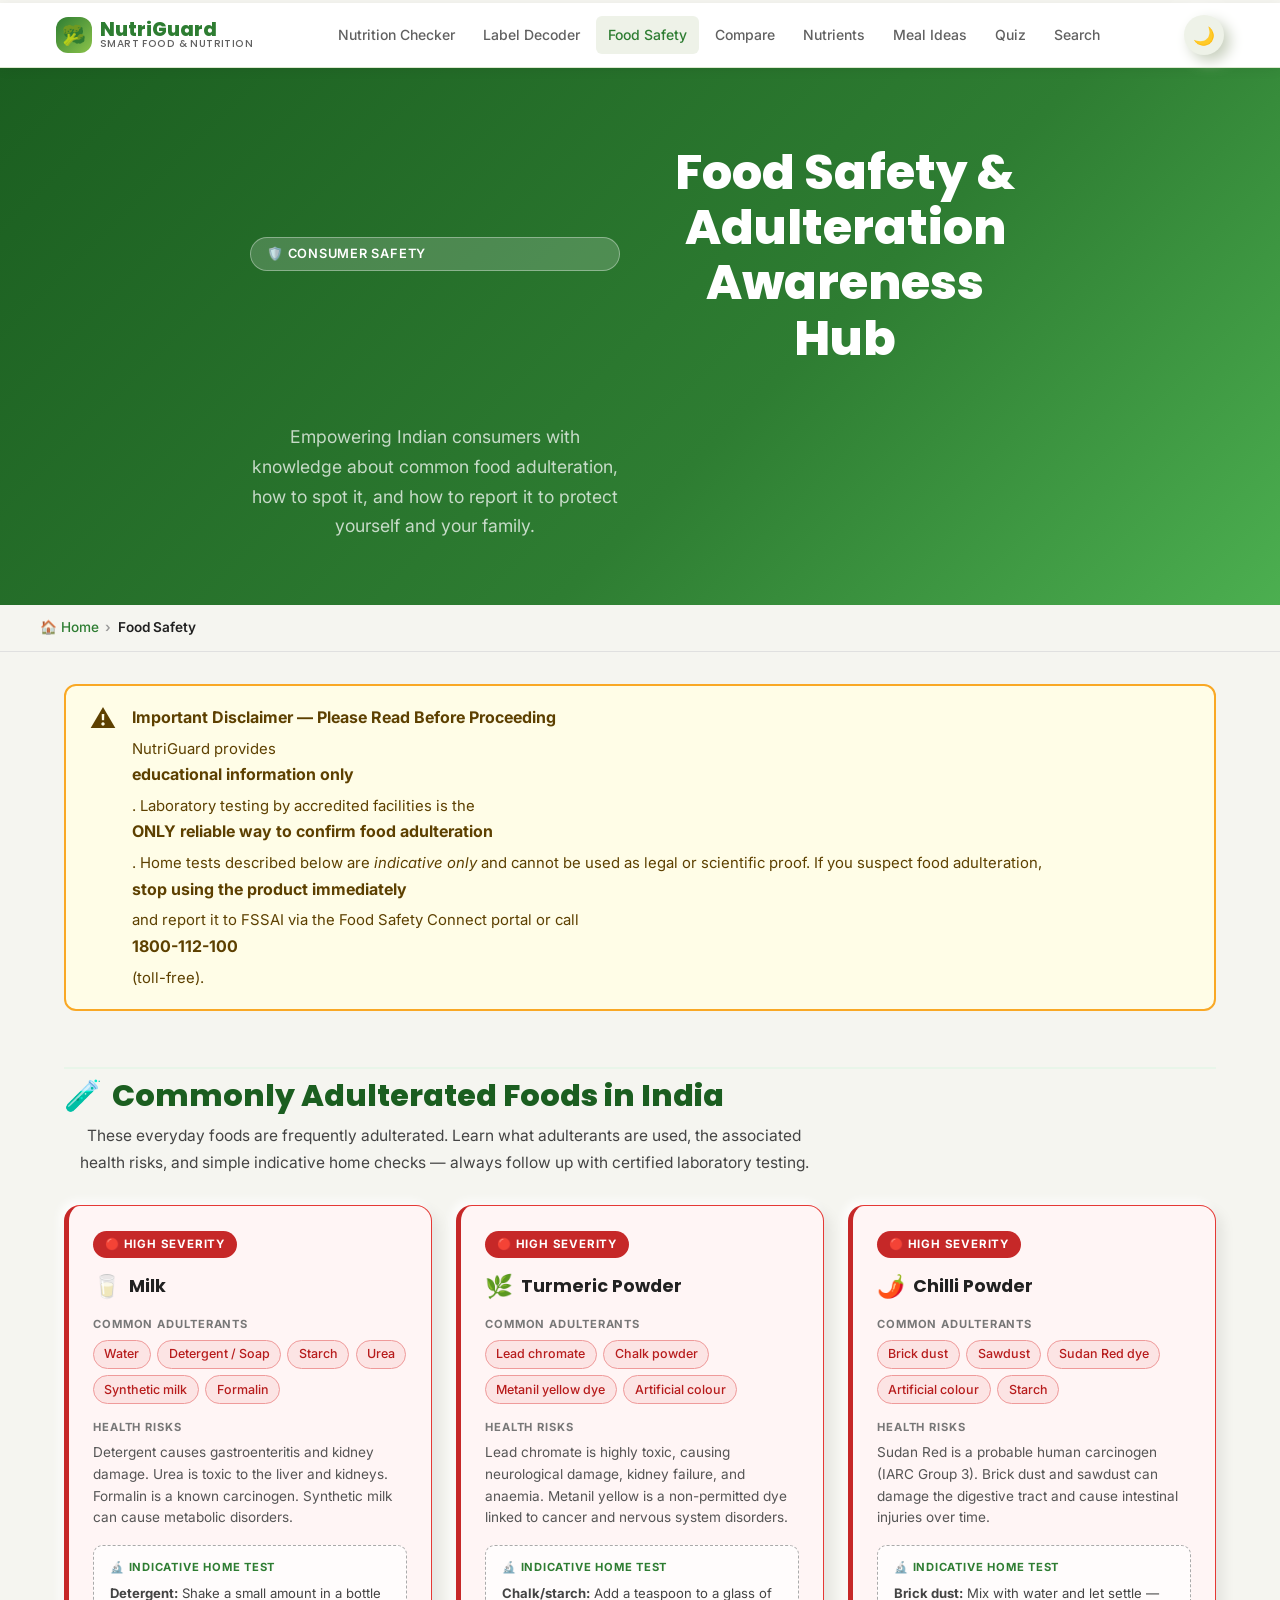
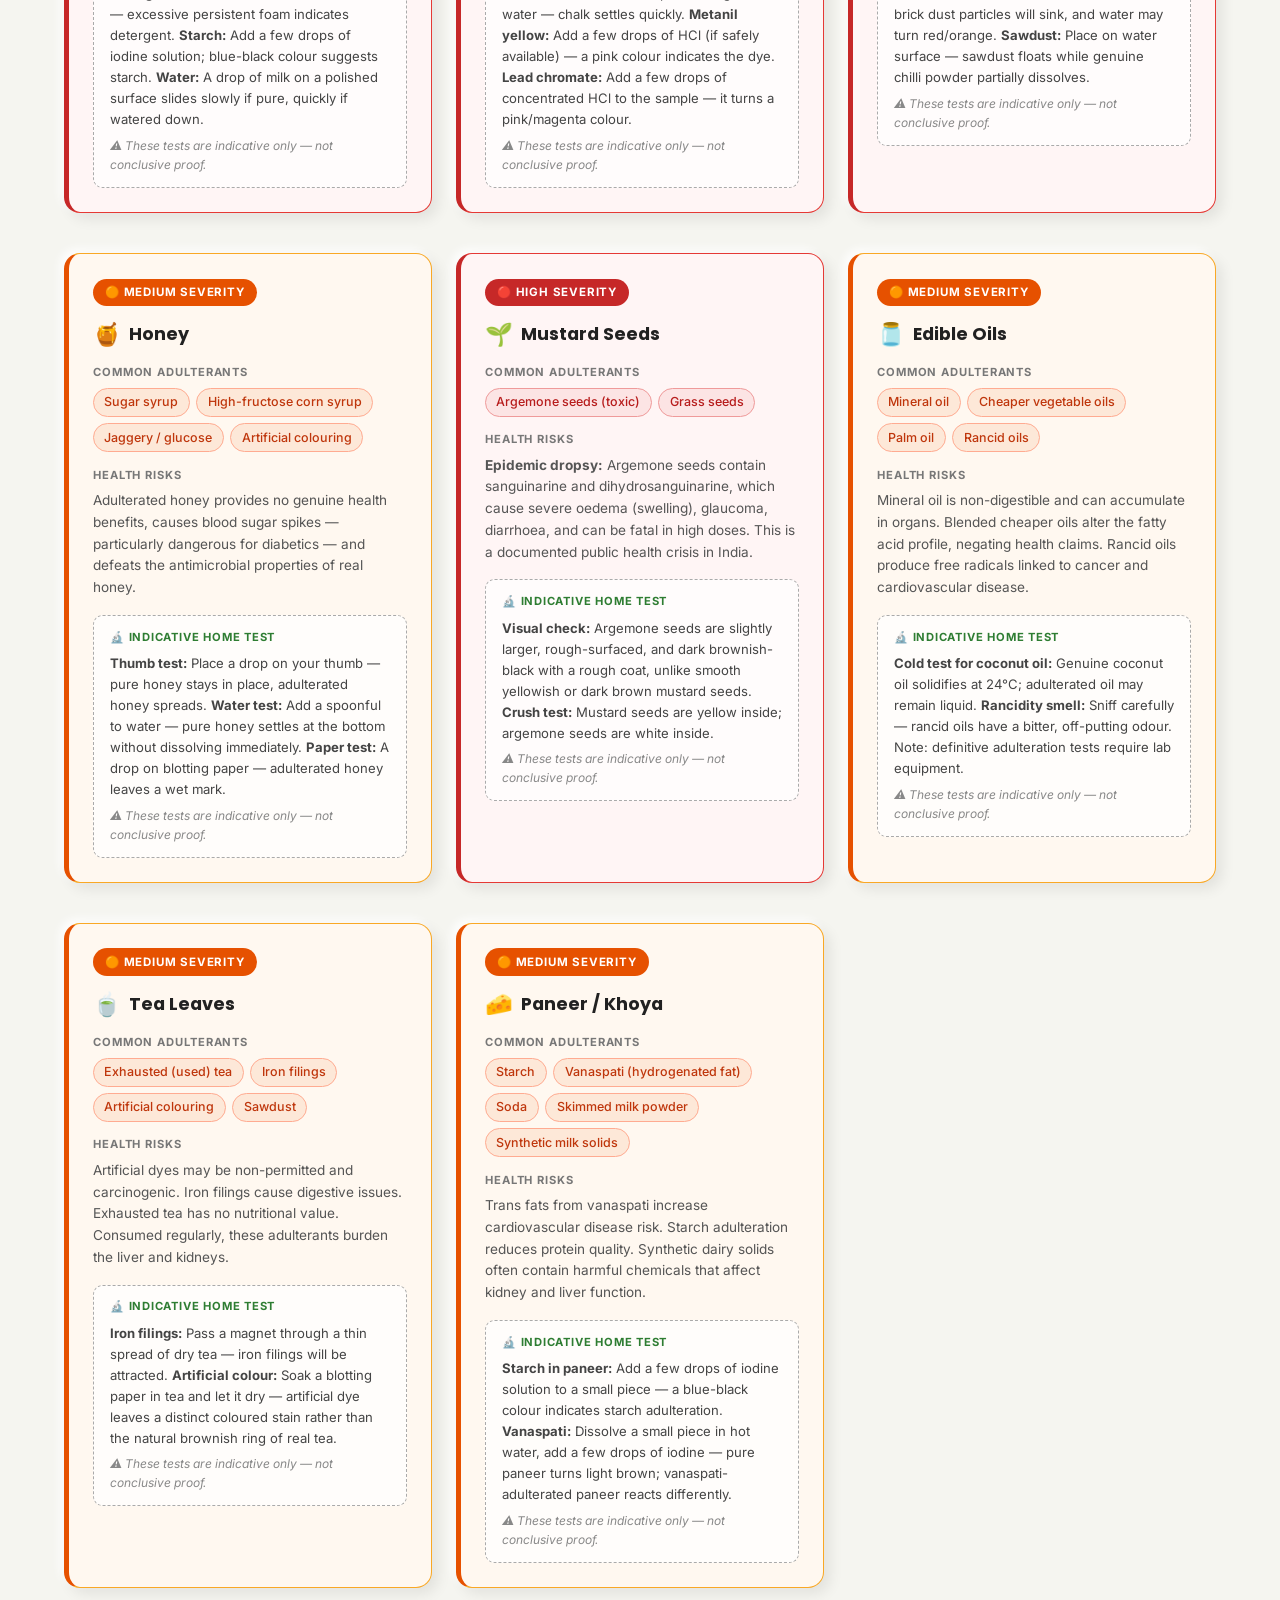
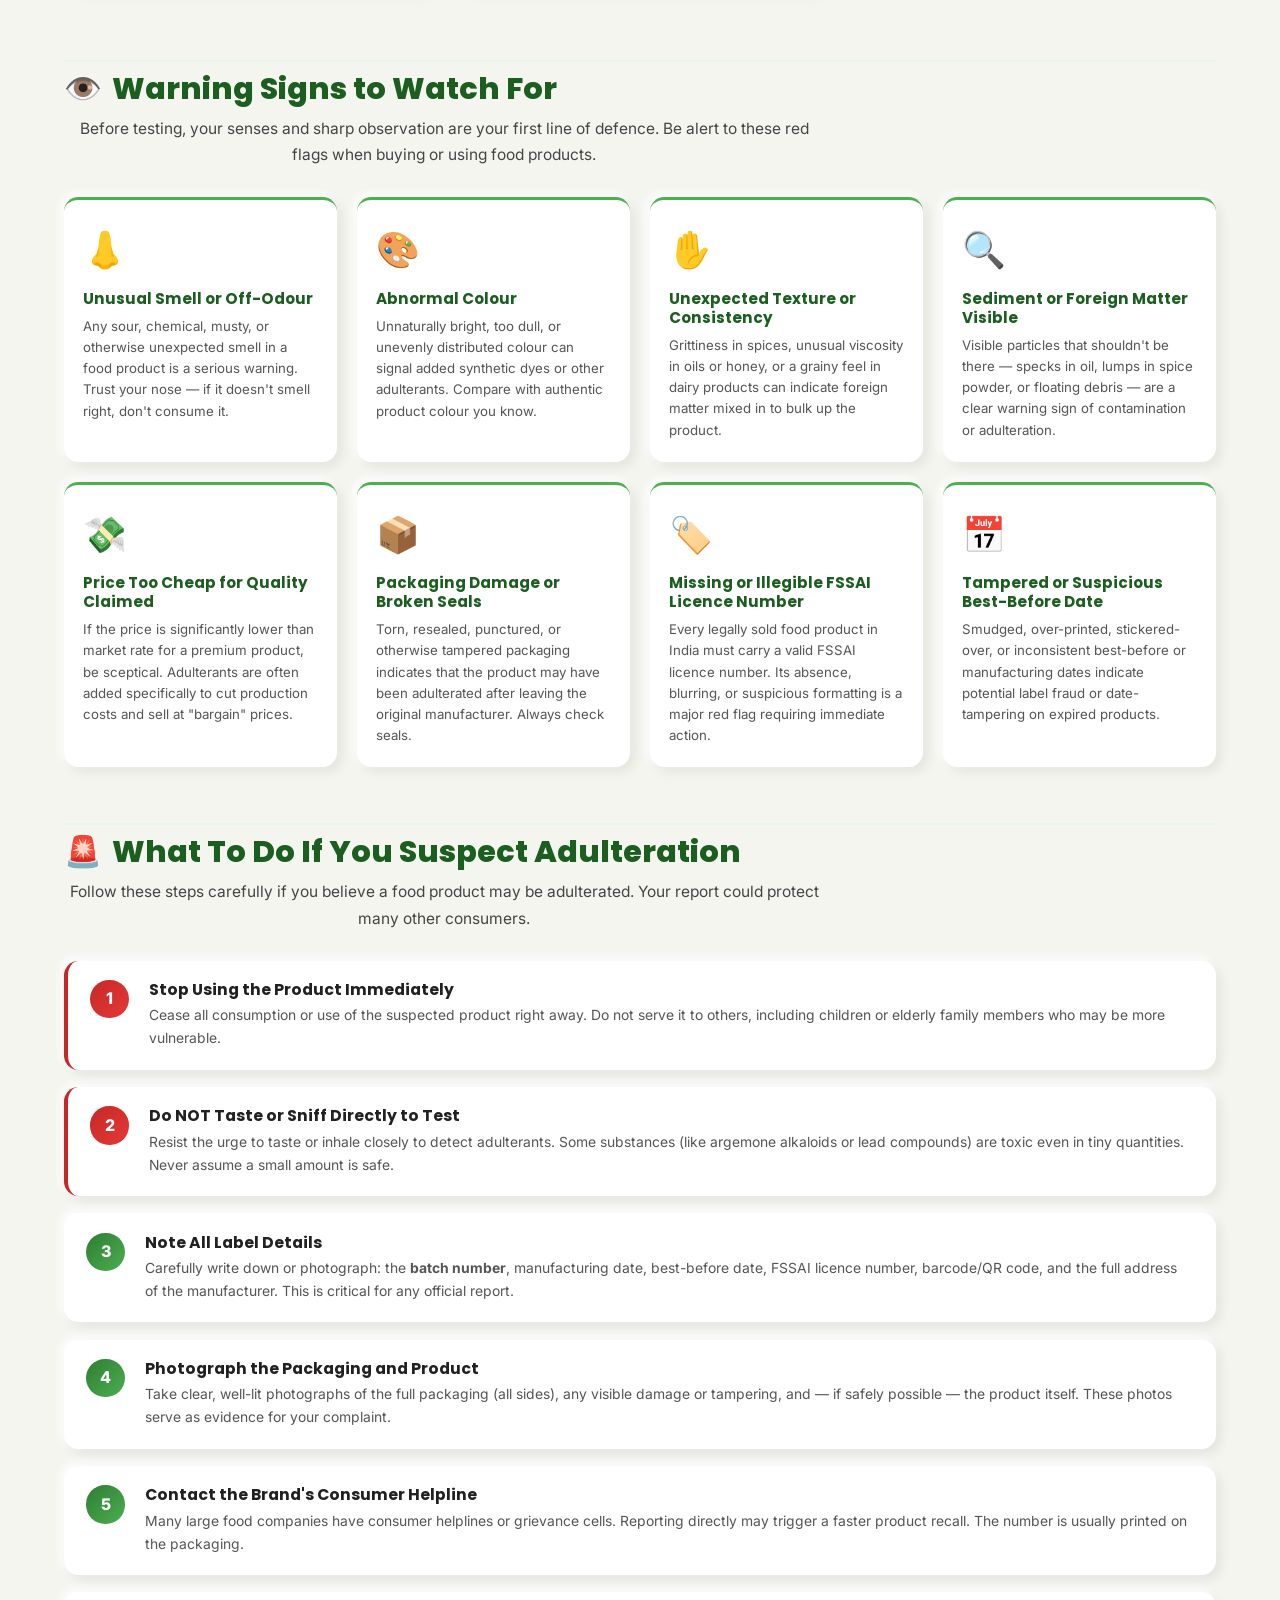
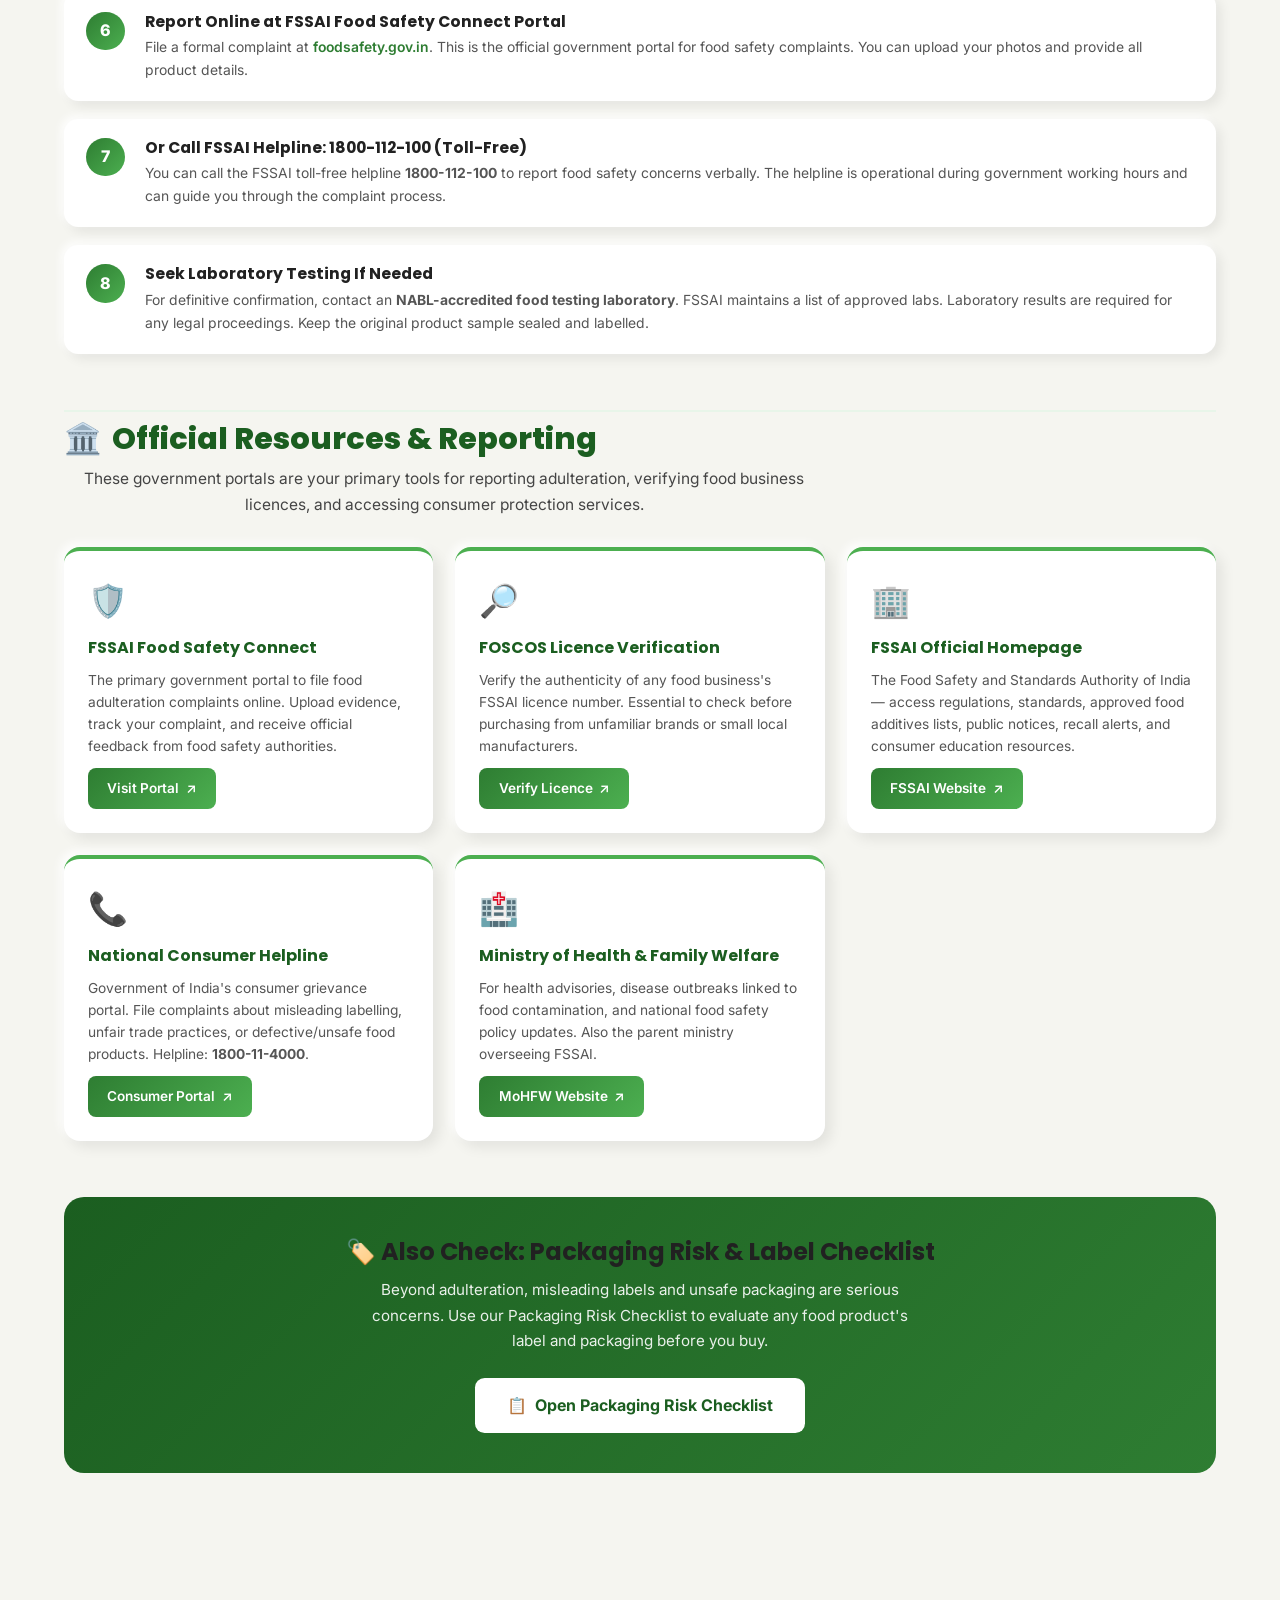
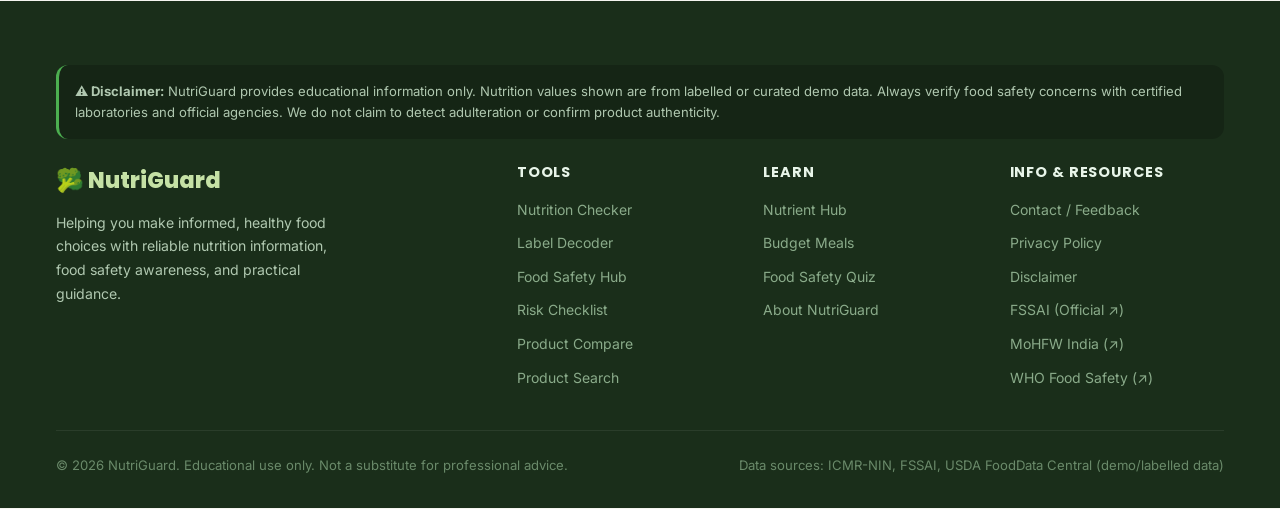
<file: food-safety.html>
<!DOCTYPE html>
<html lang="en" data-theme="">
<head>
  <meta charset="UTF-8">
  <meta name="viewport" content="width=device-width, initial-scale=1.0">
  <title>Food Safety &amp; Adulteration Awareness — NutriGuard</title>
  <meta name="description" content="Learn about common food adulteration in India, warning signs to watch for, what to do if you suspect adulteration, and official FSSAI reporting resources.">
  <meta property="og:title" content="Food Safety &amp; Adulteration Awareness — NutriGuard">
  <meta property="og:description" content="Learn about common food adulteration in India, warning signs to watch for, what to do if you suspect adulteration, and official FSSAI reporting resources.">
  <meta property="og:type" content="website">
  <meta name="theme-color" content="#2e7d32">
  <link rel="icon" href="favicon.svg" type="image/svg+xml">
  <link rel="preconnect" href="https://fonts.googleapis.com">
  <link rel="preconnect" href="https://fonts.gstatic.com" crossorigin>
  <link href="https://fonts.googleapis.com/css2?family=Inter:wght@400;500;600;700&family=Poppins:wght@700;800&display=swap" rel="stylesheet">
  <link rel="stylesheet" href="css/style.css">
  <style>
    /* ─── Page-level tokens ─────────────────────────────────── */
    :root {
      --green-dark:   #1b5e20;
      --green-mid:    #2e7d32;
      --green-base:   #4caf50;
      --green-light:  #8bc34a;
      --off-white:    #f5f5f0;
      --charcoal:     #212121;
      --severity-high:   #c62828;
      --severity-high-bg:#fff5f5;
      --severity-med:    #e65100;
      --severity-med-bg: #fff8f0;
      --warn-yellow:  #f9a825;
      --warn-yellow-bg:#fffde7;
    }

    /* ─── Page Hero ─────────────────────────────────────────── */
    .page-hero {
      background: linear-gradient(135deg, var(--green-dark) 0%, var(--green-mid) 60%, var(--green-base) 100%);
      color: #fff;
      padding: 5rem 1.5rem 4rem;
      text-align: center;
      position: relative;
      overflow: hidden;
    }
    .page-hero::before {
      content: '';
      position: absolute;
      inset: 0;
      background: url('https://images.unsplash.com/photo-1606787366850-de6330128bfc?auto=format&fit=crop&w=1400&q=60') center/cover no-repeat;
      opacity: .12;
    }
    .page-hero .hero-inner { position: relative; z-index: 1; max-width: 780px; margin: 0 auto; }
    .page-hero .hero-badge {
      display: inline-flex; align-items: center; gap: .45rem;
      background: rgba(255,255,255,.18); border: 1px solid rgba(255,255,255,.35);
      border-radius: 2rem; padding: .35rem 1rem; font-size: .8rem; font-weight: 600;
      letter-spacing: .06em; text-transform: uppercase; margin-bottom: 1.2rem;
    }
    .page-hero h1 { font-family: 'Poppins', sans-serif; font-size: clamp(1.9rem, 5vw, 3rem); font-weight: 800; line-height: 1.15; margin: 0 0 1rem; }
    .page-hero p  { font-size: 1.1rem; opacity: .92; max-width: 640px; margin: 0 auto; line-height: 1.7; }

    /* ─── Breadcrumb ─────────────────────────────────────────── */
    .breadcrumb-bar { background: var(--off-white); border-bottom: 1px solid #e0e0e0; padding: .75rem 1.5rem; }
    .breadcrumb { list-style: none; margin: 0; padding: 0; display: flex; flex-wrap: wrap; gap: .25rem .4rem; align-items: center; max-width: 1200px; margin: 0 auto; font-size: .85rem; }
    .breadcrumb li { display: flex; align-items: center; gap: .4rem; color: #555; }
    .breadcrumb li + li::before { content: '›'; color: #999; }
    .breadcrumb a { color: var(--green-mid); text-decoration: none; font-weight: 500; }
    .breadcrumb a:hover { text-decoration: underline; }
    .breadcrumb li[aria-current] { color: var(--charcoal); font-weight: 600; }

    /* ─── Layout wrapper ─────────────────────────────────────── */
    .fs-container { max-width: 1200px; margin: 0 auto; padding: 0 1.5rem 4rem; }

    /* ─── Alert ──────────────────────────────────────────────── */
    .alert { border-radius: .75rem; padding: 1.2rem 1.5rem; margin: 2rem 0; display: flex; gap: 1rem; align-items: flex-start; }
    .alert-warning { background: var(--warn-yellow-bg); border: 2px solid var(--warn-yellow); color: #5d4000; }
    .alert-icon { font-size: 1.6rem; flex-shrink: 0; line-height: 1; }
    .alert-body strong { display: block; font-size: 1rem; margin-bottom: .4rem; }
    .alert-body p { margin: 0; font-size: .93rem; line-height: 1.65; }

    /* ─── Section headers ────────────────────────────────────── */
    .section-header { margin: 3.5rem 0 1.8rem; }
    .section-header h2 { font-family: 'Poppins', sans-serif; font-size: clamp(1.35rem, 3.5vw, 1.9rem); font-weight: 800; color: var(--green-dark); margin: 0 0 .5rem; display: flex; align-items: center; gap: .6rem; }
    .section-header p  { color: #444; font-size: .97rem; max-width: 760px; margin: 0; line-height: 1.7; }
    .section-divider { border: none; border-top: 2px solid #e8f5e9; margin: 0 0 .5rem; }

    /* ─── Safety Warning Cards ───────────────────────────────── */
    .safety-cards-grid { display: grid; grid-template-columns: repeat(auto-fill, minmax(320px, 1fr)); gap: 1.5rem; }

    .safety-warning-card {
      border-radius: 1rem;
      padding: 1.5rem;
      position: relative;
      box-shadow: 6px 6px 14px rgba(0,0,0,.08), -4px -4px 10px rgba(255,255,255,.9);
      transition: transform .25s ease, box-shadow .25s ease;
    }
    .safety-warning-card:hover { transform: translateY(-4px); box-shadow: 8px 8px 20px rgba(0,0,0,.12), -4px -4px 10px rgba(255,255,255,.95); }

    .safety-warning-card.high   { background: var(--severity-high-bg); border-left: 5px solid var(--severity-high); }
    .safety-warning-card.medium { background: var(--severity-med-bg);  border-left: 5px solid var(--severity-med); }

    .card-severity-badge {
      display: inline-flex; align-items: center; gap: .35rem;
      font-size: .72rem; font-weight: 700; letter-spacing: .07em; text-transform: uppercase;
      padding: .28rem .75rem; border-radius: 2rem; margin-bottom: .9rem;
    }
    .high  .card-severity-badge { background: var(--severity-high); color: #fff; }
    .medium .card-severity-badge { background: var(--severity-med); color: #fff; }

    .safety-warning-card h3 { font-size: 1.1rem; font-weight: 700; color: var(--charcoal); margin: 0 0 1rem; display: flex; align-items: center; gap: .5rem; }
    .safety-warning-card h3 .food-icon { font-size: 1.4rem; }

    .card-section-label {
      font-size: .7rem; font-weight: 700; letter-spacing: .08em; text-transform: uppercase;
      color: #777; margin: .9rem 0 .35rem;
    }
    .card-pill-list { display: flex; flex-wrap: wrap; gap: .4rem; margin: 0; padding: 0; list-style: none; }
    .card-pill { display: inline-block; font-size: .78rem; padding: .22rem .65rem; border-radius: 2rem; font-weight: 500; }
    .high   .card-pill { background: #fce4e4; color: #b71c1c; border: 1px solid #ef9a9a; }
    .medium .card-pill { background: #fde8d8; color: #bf360c; border: 1px solid #ffab91; }

    .card-risk-text { font-size: .85rem; color: #555; line-height: 1.6; margin: 0; }

    .home-test-box {
      margin-top: 1rem; border-radius: .6rem; padding: .8rem 1rem;
      background: rgba(255,255,255,.7); border: 1px dashed #aaa;
    }
    .home-test-box .ht-label {
      font-size: .7rem; font-weight: 700; letter-spacing: .07em; text-transform: uppercase;
      color: var(--green-mid); display: flex; align-items: center; gap: .3rem; margin-bottom: .4rem;
    }
    .home-test-box p { font-size: .82rem; color: #444; margin: 0; line-height: 1.6; }
    .indicative-note { font-size: .75rem; color: #888; font-style: italic; margin-top: .35rem; display: block; }

    /* ─── Warning Signs Grid ─────────────────────────────────── */
    .warning-signs-grid { display: grid; grid-template-columns: repeat(auto-fill, minmax(240px, 1fr)); gap: 1.25rem; }
    .warning-sign-card {
      background: #fff; border-radius: .9rem; padding: 1.3rem 1.2rem;
      box-shadow: 5px 5px 12px rgba(0,0,0,.07), -3px -3px 8px rgba(255,255,255,.95);
      border-top: 3px solid var(--green-base);
      transition: transform .2s ease;
    }
    .warning-sign-card:hover { transform: translateY(-3px); }
    .warning-sign-card .ws-icon { font-size: 2.2rem; margin-bottom: .7rem; display: block; }
    .warning-sign-card h3 { font-size: .95rem; font-weight: 700; color: var(--green-dark); margin: 0 0 .5rem; }
    .warning-sign-card p  { font-size: .83rem; color: #555; margin: 0; line-height: 1.6; }

    /* ─── Action Steps ───────────────────────────────────────── */
    .action-steps { display: flex; flex-direction: column; gap: 1.1rem; }
    .action-step {
      display: flex; gap: 1.25rem; align-items: flex-start;
      background: #fff; border-radius: .9rem; padding: 1.2rem 1.4rem;
      box-shadow: 5px 5px 12px rgba(0,0,0,.07), -3px -3px 8px rgba(255,255,255,.9);
    }
    .step-number {
      flex-shrink: 0; width: 2.4rem; height: 2.4rem;
      background: linear-gradient(135deg, var(--green-mid), var(--green-base));
      color: #fff; border-radius: 50%; font-weight: 800; font-size: 1rem;
      display: flex; align-items: center; justify-content: center;
    }
    .step-content h3 { font-size: .98rem; font-weight: 700; color: var(--charcoal); margin: 0 0 .3rem; }
    .step-content p  { font-size: .87rem; color: #555; margin: 0; line-height: 1.65; }
    .step-content a  { color: var(--green-mid); font-weight: 600; }
    .step-critical { border-left: 4px solid var(--severity-high); }
    .step-critical .step-number { background: linear-gradient(135deg, var(--severity-high), #e53935); }

    /* ─── Resource Cards ─────────────────────────────────────── */
    .resource-cards-grid { display: grid; grid-template-columns: repeat(auto-fill, minmax(300px, 1fr)); gap: 1.4rem; }
    .resource-card {
      background: #fff; border-radius: 1rem; padding: 1.5rem;
      box-shadow: 6px 6px 14px rgba(0,0,0,.08), -4px -4px 10px rgba(255,255,255,.9);
      display: flex; flex-direction: column; gap: .7rem;
      border-top: 4px solid var(--green-base);
      transition: transform .25s ease;
    }
    .resource-card:hover { transform: translateY(-4px); }
    .resource-card .rc-icon { font-size: 2rem; }
    .resource-card h3 { font-size: 1rem; font-weight: 700; color: var(--green-dark); margin: 0; }
    .resource-card p  { font-size: .86rem; color: #555; margin: 0; line-height: 1.6; flex: 1; }
    .resource-card .rc-btn {
      display: inline-flex; align-items: center; gap: .4rem;
      background: linear-gradient(135deg, var(--green-mid), var(--green-base));
      color: #fff; text-decoration: none; font-size: .85rem; font-weight: 600;
      padding: .6rem 1.2rem; border-radius: .5rem; width: fit-content;
      transition: opacity .2s ease;
    }
    .resource-card .rc-btn:hover { opacity: .88; }

    /* ─── Packaging CTA ──────────────────────────────────────── */
    .packaging-cta {
      margin-top: 3.5rem; background: linear-gradient(135deg, var(--green-dark) 0%, var(--green-mid) 100%);
      color: #fff; border-radius: 1.25rem; padding: 2.5rem; text-align: center;
    }
    .packaging-cta h2 { font-family: 'Poppins', sans-serif; font-size: 1.5rem; margin: 0 0 .6rem; }
    .packaging-cta p  { font-size: .95rem; opacity: .9; margin: 0 0 1.5rem; max-width: 560px; margin-left: auto; margin-right: auto; line-height: 1.7; }
    .packaging-cta a.cta-btn {
      display: inline-flex; align-items: center; gap: .5rem;
      background: #fff; color: var(--green-dark); font-weight: 700;
      padding: .9rem 2rem; border-radius: .6rem; text-decoration: none;
      font-size: 1rem; transition: transform .2s ease, box-shadow .2s ease;
    }
    .packaging-cta a.cta-btn:hover { transform: translateY(-2px); box-shadow: 0 6px 18px rgba(0,0,0,.25); }

    /* ─── Responsive tweaks ──────────────────────────────────── */
    @media (max-width: 600px) {
      .safety-cards-grid, .warning-signs-grid, .resource-cards-grid { grid-template-columns: 1fr; }
      .action-step { flex-direction: column; gap: .75rem; }
      .step-number { width: 2rem; height: 2rem; font-size: .9rem; }
    }
  </style>
</head>
<body>

  <!-- ══════════════════════════════════════════════════════════
       HERO
  ══════════════════════════════════════════════════════════ -->
  <div class="page-hero" role="banner">
    <div class="hero-inner">
      <span class="hero-badge" aria-hidden="true">🛡️ Consumer Safety</span>
      <h1>Food Safety &amp; Adulteration Awareness Hub</h1>
      <p>Empowering Indian consumers with knowledge about common food adulteration, how to spot it, and how to report it to protect yourself and your family.</p>
    </div>
  </div>

  <!-- ══════════════════════════════════════════════════════════
       BREADCRUMB
  ══════════════════════════════════════════════════════════ -->
  <nav class="breadcrumb-bar" aria-label="Breadcrumb">
    <ol class="breadcrumb">
      <li><a href="index.html">🏠 Home</a></li>
      <li aria-current="page">Food Safety</li>
    </ol>
  </nav>

  <!-- ══════════════════════════════════════════════════════════
       MAIN CONTENT
  ══════════════════════════════════════════════════════════ -->
  <main id="main-content">
    <div class="fs-container">

      <!-- ── Prominent Disclaimer Alert ────────────────────── -->
      <div class="alert alert-warning" role="alert" aria-live="polite">
        <span class="alert-icon" aria-hidden="true">⚠️</span>
        <div class="alert-body">
          <strong>Important Disclaimer — Please Read Before Proceeding</strong>
          <p>NutriGuard provides <strong>educational information only</strong>. Laboratory testing by accredited facilities is the <strong>ONLY reliable way to confirm food adulteration</strong>. Home tests described below are <em>indicative only</em> and cannot be used as legal or scientific proof. If you suspect food adulteration, <strong>stop using the product immediately</strong> and report it to FSSAI via the Food Safety Connect portal or call <strong>1800-112-100</strong> (toll-free).</p>
        </div>
      </div>

      <!-- ══════════════════════════════════════════════════════
           SECTION 1 — Commonly Adulterated Foods
      ══════════════════════════════════════════════════════ -->
      <div class="section-header">
        <hr class="section-divider">
        <h2><span aria-hidden="true">🧪</span> Commonly Adulterated Foods in India</h2>
        <p>These everyday foods are frequently adulterated. Learn what adulterants are used, the associated health risks, and simple indicative home checks — always follow up with certified laboratory testing.</p>
      </div>

      <div class="safety-cards-grid" aria-label="Commonly adulterated foods">

        <!-- Milk -->
        <article class="safety-warning-card high card-neu" aria-label="Milk adulteration">
          <span class="card-severity-badge" aria-label="High severity">🔴 HIGH SEVERITY</span>
          <h3><span class="food-icon" aria-hidden="true">🥛</span> Milk</h3>
          <p class="card-section-label">Common Adulterants</p>
          <ul class="card-pill-list" aria-label="Common adulterants in milk">
            <li class="card-pill">Water</li>
            <li class="card-pill">Detergent / Soap</li>
            <li class="card-pill">Starch</li>
            <li class="card-pill">Urea</li>
            <li class="card-pill">Synthetic milk</li>
            <li class="card-pill">Formalin</li>
          </ul>
          <p class="card-section-label">Health Risks</p>
          <p class="card-risk-text">Detergent causes gastroenteritis and kidney damage. Urea is toxic to the liver and kidneys. Formalin is a known carcinogen. Synthetic milk can cause metabolic disorders.</p>
          <div class="home-test-box">
            <span class="ht-label" aria-hidden="true">🔬 Indicative Home Test</span>
            <p><strong>Detergent:</strong> Shake a small amount in a bottle — excessive persistent foam indicates detergent. <strong>Starch:</strong> Add a few drops of iodine solution; blue-black colour suggests starch. <strong>Water:</strong> A drop of milk on a polished surface slides slowly if pure, quickly if watered down.</p>
            <span class="indicative-note">⚠️ These tests are indicative only — not conclusive proof.</span>
          </div>
        </article>

        <!-- Turmeric Powder -->
        <article class="safety-warning-card high card-neu" aria-label="Turmeric powder adulteration">
          <span class="card-severity-badge" aria-label="High severity">🔴 HIGH SEVERITY</span>
          <h3><span class="food-icon" aria-hidden="true">🌿</span> Turmeric Powder</h3>
          <p class="card-section-label">Common Adulterants</p>
          <ul class="card-pill-list" aria-label="Common adulterants in turmeric">
            <li class="card-pill">Lead chromate</li>
            <li class="card-pill">Chalk powder</li>
            <li class="card-pill">Metanil yellow dye</li>
            <li class="card-pill">Artificial colour</li>
          </ul>
          <p class="card-section-label">Health Risks</p>
          <p class="card-risk-text">Lead chromate is highly toxic, causing neurological damage, kidney failure, and anaemia. Metanil yellow is a non-permitted dye linked to cancer and nervous system disorders.</p>
          <div class="home-test-box">
            <span class="ht-label" aria-hidden="true">🔬 Indicative Home Test</span>
            <p><strong>Chalk/starch:</strong> Add a teaspoon to a glass of water — chalk settles quickly. <strong>Metanil yellow:</strong> Add a few drops of HCl (if safely available) — a pink colour indicates the dye. <strong>Lead chromate:</strong> Add a few drops of concentrated HCl to the sample — it turns a pink/magenta colour.</p>
            <span class="indicative-note">⚠️ These tests are indicative only — not conclusive proof.</span>
          </div>
        </article>

        <!-- Chilli Powder -->
        <article class="safety-warning-card high card-neu" aria-label="Chilli powder adulteration">
          <span class="card-severity-badge" aria-label="High severity">🔴 HIGH SEVERITY</span>
          <h3><span class="food-icon" aria-hidden="true">🌶️</span> Chilli Powder</h3>
          <p class="card-section-label">Common Adulterants</p>
          <ul class="card-pill-list" aria-label="Common adulterants in chilli powder">
            <li class="card-pill">Brick dust</li>
            <li class="card-pill">Sawdust</li>
            <li class="card-pill">Sudan Red dye</li>
            <li class="card-pill">Artificial colour</li>
            <li class="card-pill">Starch</li>
          </ul>
          <p class="card-section-label">Health Risks</p>
          <p class="card-risk-text">Sudan Red is a probable human carcinogen (IARC Group 3). Brick dust and sawdust can damage the digestive tract and cause intestinal injuries over time.</p>
          <div class="home-test-box">
            <span class="ht-label" aria-hidden="true">🔬 Indicative Home Test</span>
            <p><strong>Brick dust:</strong> Mix with water and let settle — brick dust particles will sink, and water may turn red/orange. <strong>Sawdust:</strong> Place on water surface — sawdust floats while genuine chilli powder partially dissolves.</p>
            <span class="indicative-note">⚠️ These tests are indicative only — not conclusive proof.</span>
          </div>
        </article>

        <!-- Honey -->
        <article class="safety-warning-card medium card-neu" aria-label="Honey adulteration">
          <span class="card-severity-badge" aria-label="Medium severity">🟠 MEDIUM SEVERITY</span>
          <h3><span class="food-icon" aria-hidden="true">🍯</span> Honey</h3>
          <p class="card-section-label">Common Adulterants</p>
          <ul class="card-pill-list" aria-label="Common adulterants in honey">
            <li class="card-pill">Sugar syrup</li>
            <li class="card-pill">High-fructose corn syrup</li>
            <li class="card-pill">Jaggery / glucose</li>
            <li class="card-pill">Artificial colouring</li>
          </ul>
          <p class="card-section-label">Health Risks</p>
          <p class="card-risk-text">Adulterated honey provides no genuine health benefits, causes blood sugar spikes — particularly dangerous for diabetics — and defeats the antimicrobial properties of real honey.</p>
          <div class="home-test-box">
            <span class="ht-label" aria-hidden="true">🔬 Indicative Home Test</span>
            <p><strong>Thumb test:</strong> Place a drop on your thumb — pure honey stays in place, adulterated honey spreads. <strong>Water test:</strong> Add a spoonful to water — pure honey settles at the bottom without dissolving immediately. <strong>Paper test:</strong> A drop on blotting paper — adulterated honey leaves a wet mark.</p>
            <span class="indicative-note">⚠️ These tests are indicative only — not conclusive proof.</span>
          </div>
        </article>

        <!-- Mustard Seeds -->
        <article class="safety-warning-card high card-neu" aria-label="Mustard seeds adulteration">
          <span class="card-severity-badge" aria-label="High severity">🔴 HIGH SEVERITY</span>
          <h3><span class="food-icon" aria-hidden="true">🌱</span> Mustard Seeds</h3>
          <p class="card-section-label">Common Adulterants</p>
          <ul class="card-pill-list" aria-label="Common adulterants in mustard seeds">
            <li class="card-pill">Argemone seeds (toxic)</li>
            <li class="card-pill">Grass seeds</li>
          </ul>
          <p class="card-section-label">Health Risks</p>
          <p class="card-risk-text"><strong>Epidemic dropsy:</strong> Argemone seeds contain sanguinarine and dihydrosanguinarine, which cause severe oedema (swelling), glaucoma, diarrhoea, and can be fatal in high doses. This is a documented public health crisis in India.</p>
          <div class="home-test-box">
            <span class="ht-label" aria-hidden="true">🔬 Indicative Home Test</span>
            <p><strong>Visual check:</strong> Argemone seeds are slightly larger, rough-surfaced, and dark brownish-black with a rough coat, unlike smooth yellowish or dark brown mustard seeds. <strong>Crush test:</strong> Mustard seeds are yellow inside; argemone seeds are white inside.</p>
            <span class="indicative-note">⚠️ These tests are indicative only — not conclusive proof.</span>
          </div>
        </article>

        <!-- Edible Oils -->
        <article class="safety-warning-card medium card-neu" aria-label="Edible oils adulteration">
          <span class="card-severity-badge" aria-label="Medium severity">🟠 MEDIUM SEVERITY</span>
          <h3><span class="food-icon" aria-hidden="true">🫙</span> Edible Oils</h3>
          <p class="card-section-label">Common Adulterants</p>
          <ul class="card-pill-list" aria-label="Common adulterants in edible oils">
            <li class="card-pill">Mineral oil</li>
            <li class="card-pill">Cheaper vegetable oils</li>
            <li class="card-pill">Palm oil</li>
            <li class="card-pill">Rancid oils</li>
          </ul>
          <p class="card-section-label">Health Risks</p>
          <p class="card-risk-text">Mineral oil is non-digestible and can accumulate in organs. Blended cheaper oils alter the fatty acid profile, negating health claims. Rancid oils produce free radicals linked to cancer and cardiovascular disease.</p>
          <div class="home-test-box">
            <span class="ht-label" aria-hidden="true">🔬 Indicative Home Test</span>
            <p><strong>Cold test for coconut oil:</strong> Genuine coconut oil solidifies at 24°C; adulterated oil may remain liquid. <strong>Rancidity smell:</strong> Sniff carefully — rancid oils have a bitter, off-putting odour. Note: definitive adulteration tests require lab equipment.</p>
            <span class="indicative-note">⚠️ These tests are indicative only — not conclusive proof.</span>
          </div>
        </article>

        <!-- Tea Leaves -->
        <article class="safety-warning-card medium card-neu" aria-label="Tea leaves adulteration">
          <span class="card-severity-badge" aria-label="Medium severity">🟠 MEDIUM SEVERITY</span>
          <h3><span class="food-icon" aria-hidden="true">🍵</span> Tea Leaves</h3>
          <p class="card-section-label">Common Adulterants</p>
          <ul class="card-pill-list" aria-label="Common adulterants in tea leaves">
            <li class="card-pill">Exhausted (used) tea</li>
            <li class="card-pill">Iron filings</li>
            <li class="card-pill">Artificial colouring</li>
            <li class="card-pill">Sawdust</li>
          </ul>
          <p class="card-section-label">Health Risks</p>
          <p class="card-risk-text">Artificial dyes may be non-permitted and carcinogenic. Iron filings cause digestive issues. Exhausted tea has no nutritional value. Consumed regularly, these adulterants burden the liver and kidneys.</p>
          <div class="home-test-box">
            <span class="ht-label" aria-hidden="true">🔬 Indicative Home Test</span>
            <p><strong>Iron filings:</strong> Pass a magnet through a thin spread of dry tea — iron filings will be attracted. <strong>Artificial colour:</strong> Soak a blotting paper in tea and let it dry — artificial dye leaves a distinct coloured stain rather than the natural brownish ring of real tea.</p>
            <span class="indicative-note">⚠️ These tests are indicative only — not conclusive proof.</span>
          </div>
        </article>

        <!-- Paneer / Khoya -->
        <article class="safety-warning-card medium card-neu" aria-label="Paneer and Khoya adulteration">
          <span class="card-severity-badge" aria-label="Medium severity">🟠 MEDIUM SEVERITY</span>
          <h3><span class="food-icon" aria-hidden="true">🧀</span> Paneer / Khoya</h3>
          <p class="card-section-label">Common Adulterants</p>
          <ul class="card-pill-list" aria-label="Common adulterants in paneer or khoya">
            <li class="card-pill">Starch</li>
            <li class="card-pill">Vanaspati (hydrogenated fat)</li>
            <li class="card-pill">Soda</li>
            <li class="card-pill">Skimmed milk powder</li>
            <li class="card-pill">Synthetic milk solids</li>
          </ul>
          <p class="card-section-label">Health Risks</p>
          <p class="card-risk-text">Trans fats from vanaspati increase cardiovascular disease risk. Starch adulteration reduces protein quality. Synthetic dairy solids often contain harmful chemicals that affect kidney and liver function.</p>
          <div class="home-test-box">
            <span class="ht-label" aria-hidden="true">🔬 Indicative Home Test</span>
            <p><strong>Starch in paneer:</strong> Add a few drops of iodine solution to a small piece — a blue-black colour indicates starch adulteration. <strong>Vanaspati:</strong> Dissolve a small piece in hot water, add a few drops of iodine — pure paneer turns light brown; vanaspati-adulterated paneer reacts differently.</p>
            <span class="indicative-note">⚠️ These tests are indicative only — not conclusive proof.</span>
          </div>
        </article>

      </div><!-- /.safety-cards-grid -->


      <!-- ══════════════════════════════════════════════════════
           SECTION 2 — Warning Signs
      ══════════════════════════════════════════════════════ -->
      <div class="section-header">
        <hr class="section-divider">
        <h2><span aria-hidden="true">👁️</span> Warning Signs to Watch For</h2>
        <p>Before testing, your senses and sharp observation are your first line of defence. Be alert to these red flags when buying or using food products.</p>
      </div>

      <div class="warning-signs-grid" aria-label="Warning signs of food adulteration">

        <article class="warning-sign-card" aria-label="Unusual smell">
          <span class="ws-icon" aria-hidden="true">👃</span>
          <h3>Unusual Smell or Off-Odour</h3>
          <p>Any sour, chemical, musty, or otherwise unexpected smell in a food product is a serious warning. Trust your nose — if it doesn't smell right, don't consume it.</p>
        </article>

        <article class="warning-sign-card" aria-label="Abnormal colour">
          <span class="ws-icon" aria-hidden="true">🎨</span>
          <h3>Abnormal Colour</h3>
          <p>Unnaturally bright, too dull, or unevenly distributed colour can signal added synthetic dyes or other adulterants. Compare with authentic product colour you know.</p>
        </article>

        <article class="warning-sign-card" aria-label="Unexpected texture">
          <span class="ws-icon" aria-hidden="true">✋</span>
          <h3>Unexpected Texture or Consistency</h3>
          <p>Grittiness in spices, unusual viscosity in oils or honey, or a grainy feel in dairy products can indicate foreign matter mixed in to bulk up the product.</p>
        </article>

        <article class="warning-sign-card" aria-label="Sediment or foreign matter">
          <span class="ws-icon" aria-hidden="true">🔍</span>
          <h3>Sediment or Foreign Matter Visible</h3>
          <p>Visible particles that shouldn't be there — specks in oil, lumps in spice powder, or floating debris — are a clear warning sign of contamination or adulteration.</p>
        </article>

        <article class="warning-sign-card" aria-label="Price too cheap">
          <span class="ws-icon" aria-hidden="true">💸</span>
          <h3>Price Too Cheap for Quality Claimed</h3>
          <p>If the price is significantly lower than market rate for a premium product, be sceptical. Adulterants are often added specifically to cut production costs and sell at "bargain" prices.</p>
        </article>

        <article class="warning-sign-card" aria-label="Packaging damage">
          <span class="ws-icon" aria-hidden="true">📦</span>
          <h3>Packaging Damage or Broken Seals</h3>
          <p>Torn, resealed, punctured, or otherwise tampered packaging indicates that the product may have been adulterated after leaving the original manufacturer. Always check seals.</p>
        </article>

        <article class="warning-sign-card" aria-label="Missing FSSAI number">
          <span class="ws-icon" aria-hidden="true">🏷️</span>
          <h3>Missing or Illegible FSSAI Licence Number</h3>
          <p>Every legally sold food product in India must carry a valid FSSAI licence number. Its absence, blurring, or suspicious formatting is a major red flag requiring immediate action.</p>
        </article>

        <article class="warning-sign-card" aria-label="Suspicious best-before date">
          <span class="ws-icon" aria-hidden="true">📅</span>
          <h3>Tampered or Suspicious Best-Before Date</h3>
          <p>Smudged, over-printed, stickered-over, or inconsistent best-before or manufacturing dates indicate potential label fraud or date-tampering on expired products.</p>
        </article>

      </div><!-- /.warning-signs-grid -->


      <!-- ══════════════════════════════════════════════════════
           SECTION 3 — What To Do
      ══════════════════════════════════════════════════════ -->
      <div class="section-header">
        <hr class="section-divider">
        <h2><span aria-hidden="true">🚨</span> What To Do If You Suspect Adulteration</h2>
        <p>Follow these steps carefully if you believe a food product may be adulterated. Your report could protect many other consumers.</p>
      </div>

      <ol class="action-steps" aria-label="Step-by-step action guide for suspected adulteration">

        <li class="action-step step-critical">
          <div class="step-number" aria-hidden="true">1</div>
          <div class="step-content">
            <h3>Stop Using the Product Immediately</h3>
            <p>Cease all consumption or use of the suspected product right away. Do not serve it to others, including children or elderly family members who may be more vulnerable.</p>
          </div>
        </li>

        <li class="action-step step-critical">
          <div class="step-number" aria-hidden="true">2</div>
          <div class="step-content">
            <h3>Do NOT Taste or Sniff Directly to Test</h3>
            <p>Resist the urge to taste or inhale closely to detect adulterants. Some substances (like argemone alkaloids or lead compounds) are toxic even in tiny quantities. Never assume a small amount is safe.</p>
          </div>
        </li>

        <li class="action-step">
          <div class="step-number" aria-hidden="true">3</div>
          <div class="step-content">
            <h3>Note All Label Details</h3>
            <p>Carefully write down or photograph: the <strong>batch number</strong>, manufacturing date, best-before date, FSSAI licence number, barcode/QR code, and the full address of the manufacturer. This is critical for any official report.</p>
          </div>
        </li>

        <li class="action-step">
          <div class="step-number" aria-hidden="true">4</div>
          <div class="step-content">
            <h3>Photograph the Packaging and Product</h3>
            <p>Take clear, well-lit photographs of the full packaging (all sides), any visible damage or tampering, and — if safely possible — the product itself. These photos serve as evidence for your complaint.</p>
          </div>
        </li>

        <li class="action-step">
          <div class="step-number" aria-hidden="true">5</div>
          <div class="step-content">
            <h3>Contact the Brand's Consumer Helpline</h3>
            <p>Many large food companies have consumer helplines or grievance cells. Reporting directly may trigger a faster product recall. The number is usually printed on the packaging.</p>
          </div>
        </li>

        <li class="action-step">
          <div class="step-number" aria-hidden="true">6</div>
          <div class="step-content">
            <h3>Report Online at FSSAI Food Safety Connect Portal</h3>
            <p>File a formal complaint at <a href="https://foodsafety.gov.in/" target="_blank" rel="noopener noreferrer">foodsafety.gov.in</a>. This is the official government portal for food safety complaints. You can upload your photos and provide all product details.</p>
          </div>
        </li>

        <li class="action-step">
          <div class="step-number" aria-hidden="true">7</div>
          <div class="step-content">
            <h3>Or Call FSSAI Helpline: 1800-112-100 (Toll-Free)</h3>
            <p>You can call the FSSAI toll-free helpline <strong>1800-112-100</strong> to report food safety concerns verbally. The helpline is operational during government working hours and can guide you through the complaint process.</p>
          </div>
        </li>

        <li class="action-step">
          <div class="step-number" aria-hidden="true">8</div>
          <div class="step-content">
            <h3>Seek Laboratory Testing If Needed</h3>
            <p>For definitive confirmation, contact an <strong>NABL-accredited food testing laboratory</strong>. FSSAI maintains a list of approved labs. Laboratory results are required for any legal proceedings. Keep the original product sample sealed and labelled.</p>
          </div>
        </li>

      </ol><!-- /.action-steps -->


      <!-- ══════════════════════════════════════════════════════
           SECTION 4 — Official Resources
      ══════════════════════════════════════════════════════ -->
      <div class="section-header">
        <hr class="section-divider">
        <h2><span aria-hidden="true">🏛️</span> Official Resources &amp; Reporting</h2>
        <p>These government portals are your primary tools for reporting adulteration, verifying food business licences, and accessing consumer protection services.</p>
      </div>

      <div class="resource-cards-grid" aria-label="Official food safety resources">

        <article class="resource-card" aria-label="FSSAI Food Safety Connect portal">
          <span class="rc-icon" aria-hidden="true">🛡️</span>
          <h3>FSSAI Food Safety Connect</h3>
          <p>The primary government portal to file food adulteration complaints online. Upload evidence, track your complaint, and receive official feedback from food safety authorities.</p>
          <a class="rc-btn" href="https://foodsafety.gov.in/" target="_blank" rel="noopener noreferrer" aria-label="Visit FSSAI Food Safety Connect (opens in new tab)">
            Visit Portal <span aria-hidden="true">↗</span>
          </a>
        </article>

        <article class="resource-card" aria-label="FOSCOS licence verification">
          <span class="rc-icon" aria-hidden="true">🔎</span>
          <h3>FOSCOS Licence Verification</h3>
          <p>Verify the authenticity of any food business's FSSAI licence number. Essential to check before purchasing from unfamiliar brands or small local manufacturers.</p>
          <a class="rc-btn" href="https://foscos.fssai.gov.in/" target="_blank" rel="noopener noreferrer" aria-label="Visit FOSCOS Licence Verification (opens in new tab)">
            Verify Licence <span aria-hidden="true">↗</span>
          </a>
        </article>

        <article class="resource-card" aria-label="FSSAI official website">
          <span class="rc-icon" aria-hidden="true">🏢</span>
          <h3>FSSAI Official Homepage</h3>
          <p>The Food Safety and Standards Authority of India — access regulations, standards, approved food additives lists, public notices, recall alerts, and consumer education resources.</p>
          <a class="rc-btn" href="https://www.fssai.gov.in/" target="_blank" rel="noopener noreferrer" aria-label="Visit FSSAI homepage (opens in new tab)">
            FSSAI Website <span aria-hidden="true">↗</span>
          </a>
        </article>

        <article class="resource-card" aria-label="National Consumer Helpline">
          <span class="rc-icon" aria-hidden="true">📞</span>
          <h3>National Consumer Helpline</h3>
          <p>Government of India's consumer grievance portal. File complaints about misleading labelling, unfair trade practices, or defective/unsafe food products. Helpline: <strong>1800-11-4000</strong>.</p>
          <a class="rc-btn" href="https://consumerhelpline.gov.in/" target="_blank" rel="noopener noreferrer" aria-label="Visit National Consumer Helpline (opens in new tab)">
            Consumer Portal <span aria-hidden="true">↗</span>
          </a>
        </article>

        <article class="resource-card" aria-label="Ministry of Health and Family Welfare">
          <span class="rc-icon" aria-hidden="true">🏥</span>
          <h3>Ministry of Health &amp; Family Welfare</h3>
          <p>For health advisories, disease outbreaks linked to food contamination, and national food safety policy updates. Also the parent ministry overseeing FSSAI.</p>
          <a class="rc-btn" href="https://www.mohfw.gov.in/" target="_blank" rel="noopener noreferrer" aria-label="Visit Ministry of Health and Family Welfare (opens in new tab)">
            MoHFW Website <span aria-hidden="true">↗</span>
          </a>
        </article>

      </div><!-- /.resource-cards-grid -->


      <!-- ══════════════════════════════════════════════════════
           PACKAGING RISK CTA
      ══════════════════════════════════════════════════════ -->
      <div class="packaging-cta" role="complementary" aria-label="Link to packaging risk checklist">
        <h2>🏷️ Also Check: Packaging Risk &amp; Label Checklist</h2>
        <p>Beyond adulteration, misleading labels and unsafe packaging are serious concerns. Use our Packaging Risk Checklist to evaluate any food product's label and packaging before you buy.</p>
        <a class="cta-btn" href="packaging-risk.html" aria-label="Open Packaging Risk Checklist page">
          <span aria-hidden="true">📋</span> Open Packaging Risk Checklist
        </a>
      </div>

    </div><!-- /.fs-container -->
  </main>

  <script src="js/components.js"></script>
  <script>
    // ── Smooth reveal on scroll ────────────────────────────────
    (function () {
      const revealTargets = document.querySelectorAll(
        '.safety-warning-card, .warning-sign-card, .action-step, .resource-card'
      );

      if (!window.IntersectionObserver) return;

      const obs = new IntersectionObserver((entries) => {
        entries.forEach(entry => {
          if (entry.isIntersecting) {
            entry.target.style.opacity = '1';
            entry.target.style.transform = 'translateY(0)';
            obs.unobserve(entry.target);
          }
        });
      }, { threshold: 0.08, rootMargin: '0px 0px -40px 0px' });

      revealTargets.forEach((el, i) => {
        el.style.opacity = '0';
        el.style.transform = 'translateY(22px)';
        el.style.transition = `opacity .45s ease ${(i % 6) * 0.07}s, transform .45s ease ${(i % 6) * 0.07}s`;
        obs.observe(el);
      });
    })();
  </script>
</body>
</html>
</file>
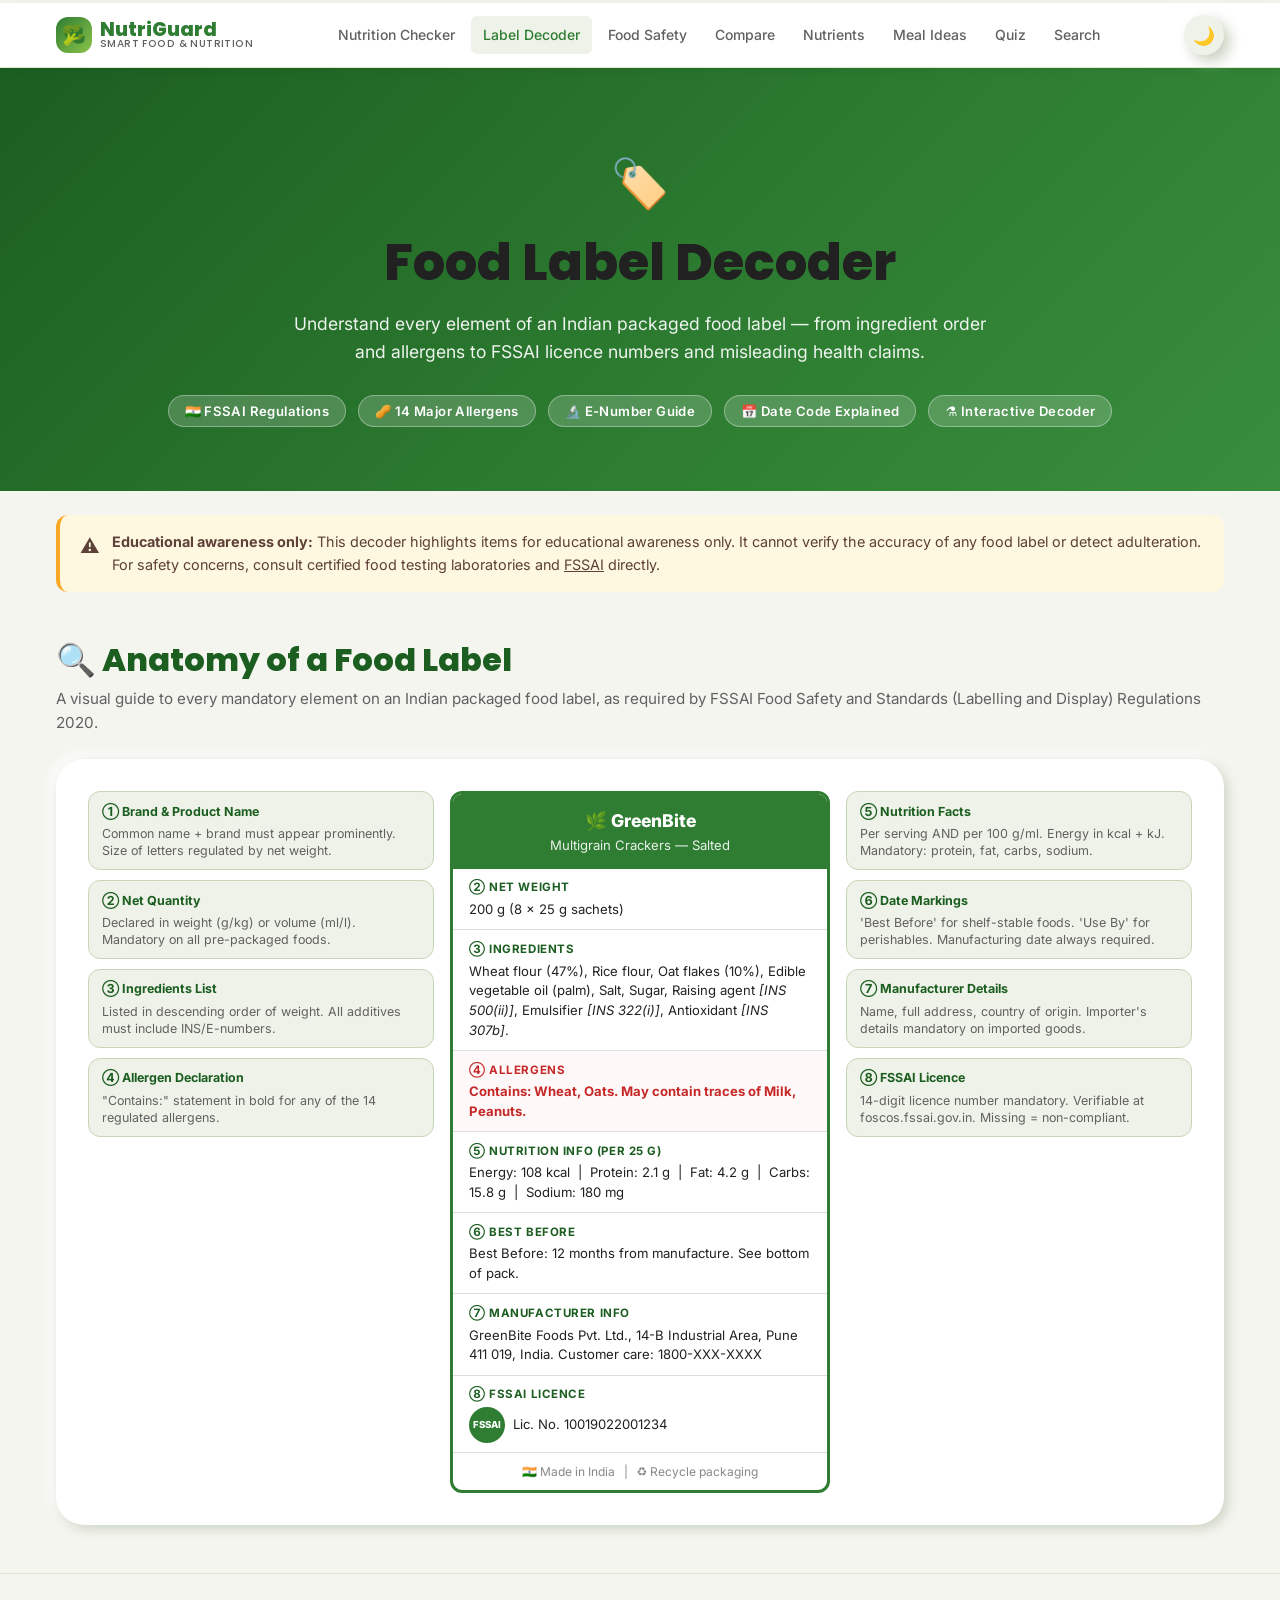
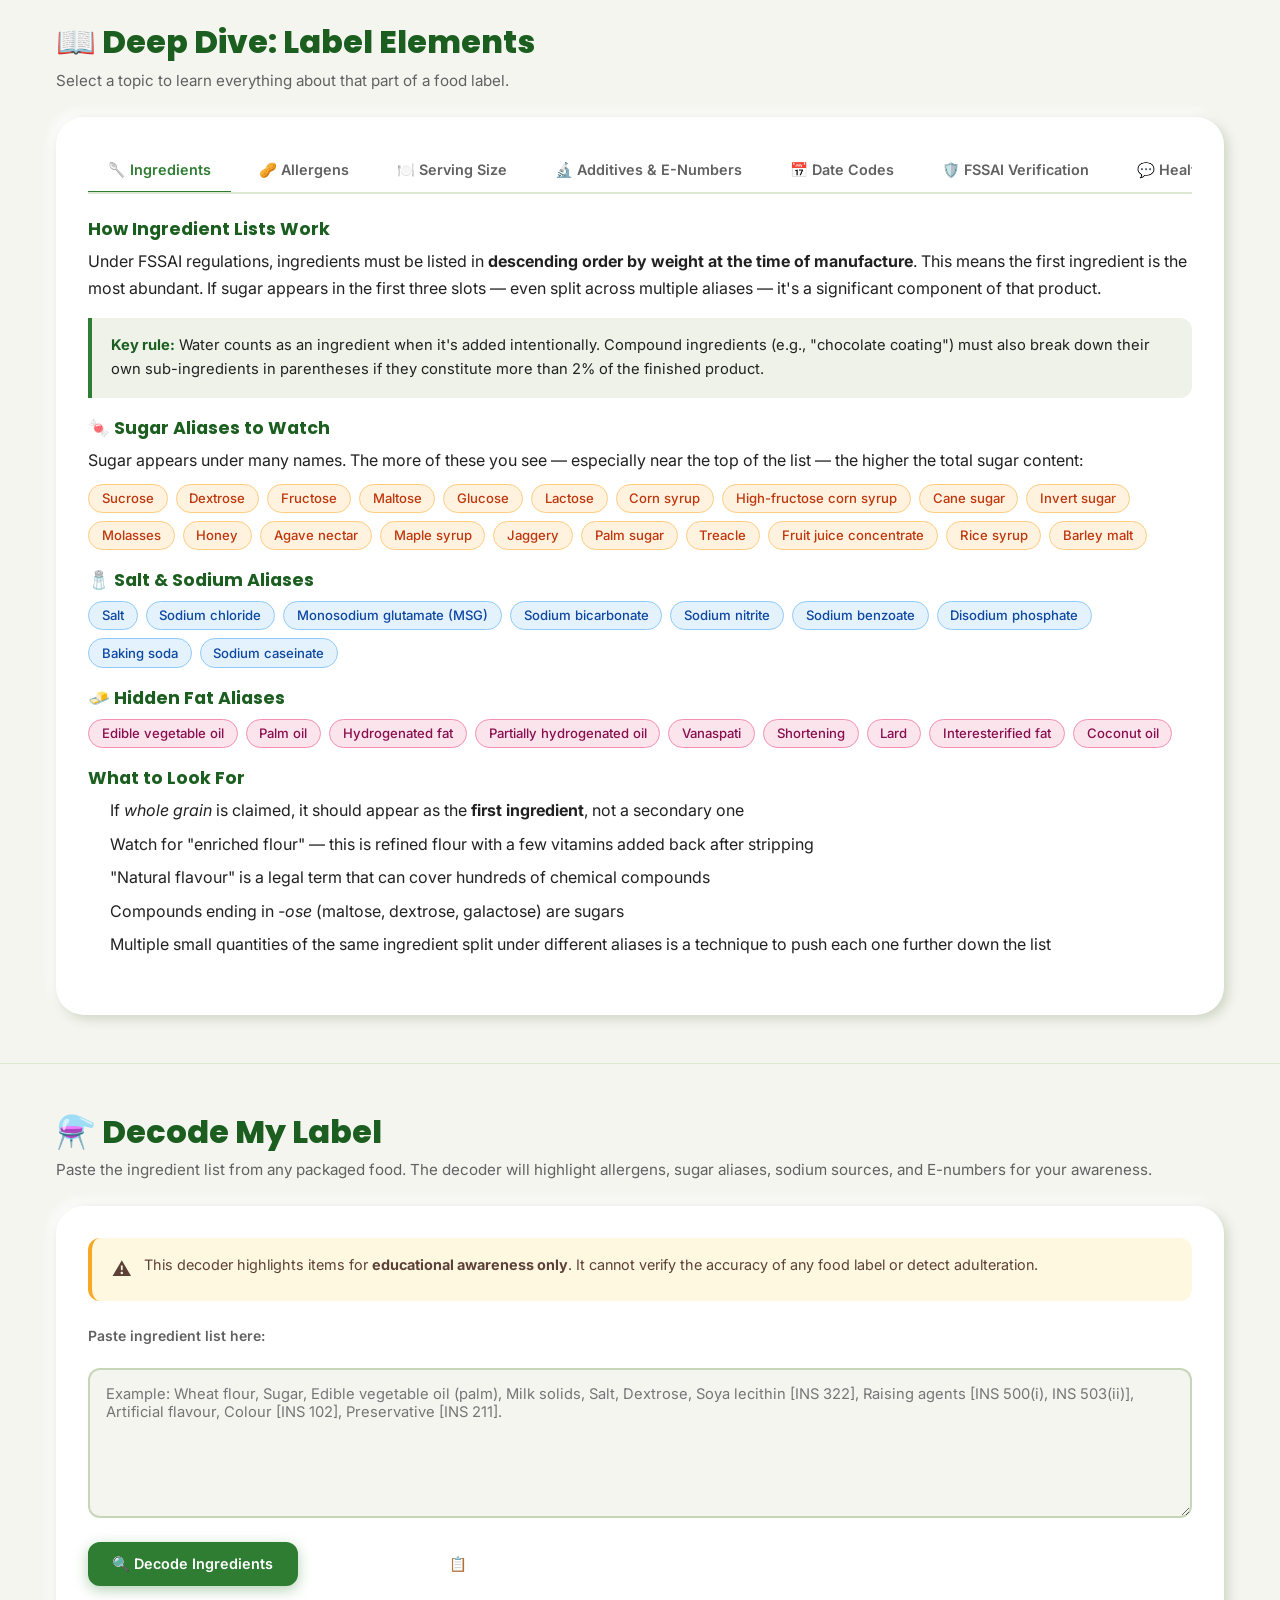
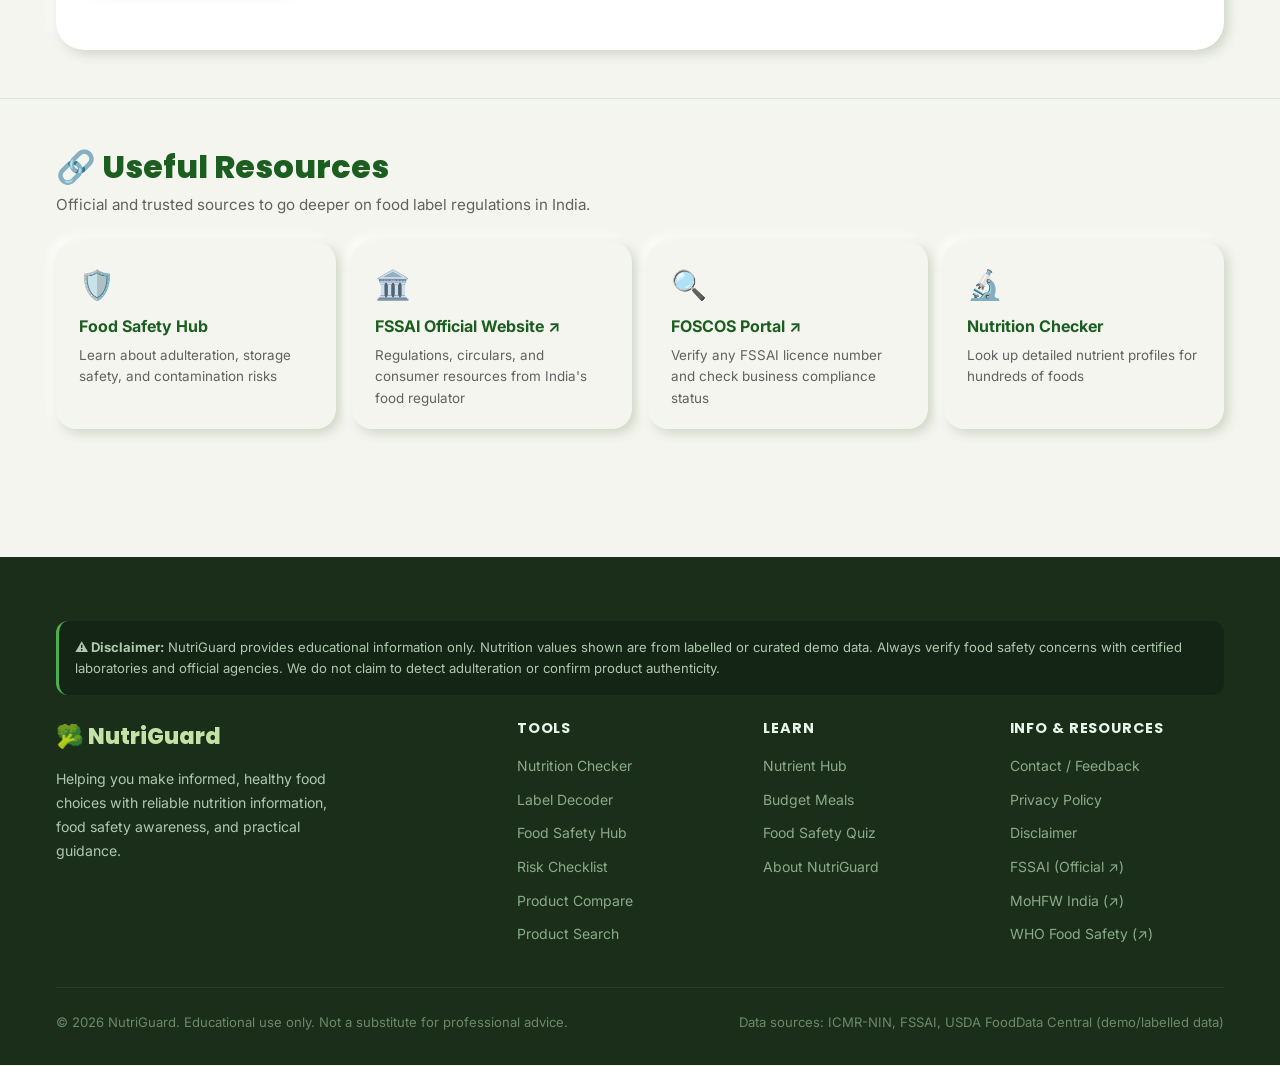
<file: label-decoder.html>
<!DOCTYPE html>
<html lang="en" data-theme="">
<head>
  <meta charset="UTF-8">
  <meta name="viewport" content="width=device-width, initial-scale=1.0">
  <title>Food Label Decoder — NutriGuard</title>
  <meta name="description" content="Learn to read and understand Indian packaged food labels: ingredients, allergens, additives, date codes, FSSAI verification, and health claims.">
  <meta property="og:title" content="Food Label Decoder — NutriGuard">
  <meta property="og:description" content="Learn to read and understand Indian packaged food labels: ingredients, allergens, additives, date codes, FSSAI verification, and health claims.">
  <meta property="og:type" content="website">
  <meta name="theme-color" content="#2e7d32">
  <link rel="icon" href="favicon.svg" type="image/svg+xml">
  <link rel="preconnect" href="https://fonts.googleapis.com">
  <link rel="preconnect" href="https://fonts.gstatic.com" crossorigin>
  <link href="https://fonts.googleapis.com/css2?family=Inter:wght@400;500;600;700&family=Poppins:wght@700;800&display=swap" rel="stylesheet">
  <link rel="stylesheet" href="css/style.css">
  <style>
    /* ── Hero ──────────────────────────────────────── */
    .ld-hero {
      background: linear-gradient(135deg, var(--clr-primary-dark) 0%, var(--clr-primary) 60%, #388e3c 100%);
      color: #fff;
      padding: 5rem 0 4rem;
      text-align: center;
    }
    .ld-hero h1 {
      font-family: var(--font-display);
      font-size: clamp(2rem, 5vw, 3.2rem);
      font-weight: 800;
      margin-bottom: 1rem;
    }
    .ld-hero p {
      font-size: 1.1rem;
      opacity: 0.92;
      max-width: 700px;
      margin: 0 auto 1.8rem;
    }
    .hero-badges { display: flex; gap: 0.75rem; flex-wrap: wrap; justify-content: center; }
    .hero-badge {
      background: rgba(255,255,255,0.18);
      border: 1px solid rgba(255,255,255,0.35);
      border-radius: 9999px;
      padding: 0.3rem 1rem;
      font-size: 0.82rem;
      font-weight: 600;
      letter-spacing: 0.03em;
    }

    /* ── Section wrapper ───────────────────────────── */
    .ld-section { padding: 3rem 0; }
    .ld-section + .ld-section { border-top: 1px solid var(--clr-divider); }

    /* ── Tabs wrapper ──────────────────────────────── */
    .tabs-card {
      background: var(--clr-surface);
      border-radius: var(--r-xl);
      box-shadow: var(--neu-shadow-card);
      padding: 2rem 2rem 2.5rem;
    }
    @media (max-width: 600px) { .tabs-card { padding: 1.2rem 1rem 1.8rem; } }

    /* ── Tab panel content ─────────────────────────── */
    .tab-panel h3 { color: var(--clr-primary-dark); margin: 1.2rem 0 0.5rem; font-size: 1.1rem; }
    .tab-panel p, .tab-panel li { color: var(--clr-text); line-height: 1.7; }
    .tab-panel ul, .tab-panel ol { padding-left: 1.4rem; margin-bottom: 1rem; }
    .tab-panel li { margin-bottom: 0.4rem; }

    /* alias pill list */
    .pill-list { display: flex; flex-wrap: wrap; gap: 0.5rem; margin: 0.6rem 0 1rem; }
    .pill {
      background: var(--clr-surface-alt);
      border: 1px solid var(--clr-border);
      border-radius: 9999px;
      padding: 0.2rem 0.8rem;
      font-size: 0.82rem;
      font-weight: 500;
    }
    .pill.sugar { background: #fff3e0; border-color: #ffcc80; color: #bf360c; }
    .pill.salt  { background: #e3f2fd; border-color: #90caf9; color: #0d47a1; }
    .pill.fat   { background: #fce4ec; border-color: #f48fb1; color: #880e4f; }
    .pill.allergen { background: #ffebee; border-color: #ef9a9a; color: #b71c1c; }

    /* info-box */
    .info-box {
      background: var(--clr-surface-alt);
      border-left: 4px solid var(--clr-primary);
      border-radius: 0 var(--r-md) var(--r-md) 0;
      padding: 1rem 1.2rem;
      margin: 1rem 0;
      font-size: 0.92rem;
    }
    .info-box strong { color: var(--clr-primary-dark); }

    /* date card grid */
    .date-grid { display: grid; grid-template-columns: repeat(auto-fit, minmax(200px, 1fr)); gap: 1rem; margin: 1rem 0; }
    .date-card {
      border-radius: var(--r-md);
      padding: 1rem 1.2rem;
      border: 2px solid;
    }
    .date-card.best { border-color: #4caf50; background: #e8f5e9; }
    .date-card.use  { border-color: #e53935; background: #ffebee; }
    .date-card.mfg  { border-color: #1976d2; background: #e3f2fd; }
    [data-theme="dark"] .date-card.best { background: rgba(76,175,80,0.12); }
    [data-theme="dark"] .date-card.use  { background: rgba(229,57,53,0.12); }
    [data-theme="dark"] .date-card.mfg  { background: rgba(25,118,210,0.12); }
    .date-card h4 { margin-bottom: 0.4rem; font-size: 1rem; }
    .date-card.best h4 { color: #2e7d32; }
    .date-card.use  h4 { color: #c62828; }
    .date-card.mfg  h4 { color: #1565c0; }
    .date-card p { font-size: 0.85rem; line-height: 1.6; }

    /* claim grid */
    .claim-grid { display: grid; grid-template-columns: repeat(auto-fit, minmax(220px, 1fr)); gap: 1rem; margin: 1rem 0; }
    .claim-card {
      background: var(--clr-surface-alt);
      border-radius: var(--r-md);
      padding: 1rem 1.1rem;
      border: 1px solid var(--clr-border);
    }
    .claim-card .claim-label { font-weight: 700; color: var(--clr-primary-dark); font-size: 0.95rem; margin-bottom: 0.3rem; }
    .claim-card p { font-size: 0.84rem; line-height: 1.6; color: var(--clr-text-muted); }
    .claim-status { display: inline-block; font-size: 0.72rem; font-weight: 700; padding: 1px 8px; border-radius: 9999px; margin-bottom: 0.5rem; }
    .claim-status.regulated { background: #e8f5e9; color: #2e7d32; }
    .claim-status.unregulated { background: #fff3e0; color: #e65100; }

    /* ── Anatomy Diagram ───────────────────────────── */
    .anatomy-diagram {
      background: var(--clr-surface);
      border-radius: var(--r-xl);
      box-shadow: var(--neu-shadow-card);
      padding: 2rem;
      position: relative;
    }
    .label-mock {
      border: 3px solid var(--clr-primary);
      border-radius: var(--r-md);
      max-width: 380px;
      margin: 0 auto;
      font-size: 0.82rem;
      background: #fff;
      color: #212121;
      overflow: hidden;
    }
    .lm-header {
      background: var(--clr-primary);
      color: #fff;
      text-align: center;
      padding: 0.8rem 1rem;
    }
    .lm-header .lm-brand { font-weight: 800; font-size: 1.1rem; }
    .lm-header .lm-product { font-size: 0.82rem; opacity: 0.9; }
    .lm-section {
      padding: 0.6rem 1rem;
      border-bottom: 1px solid #ddd;
      position: relative;
    }
    .lm-section:last-child { border-bottom: none; }
    .lm-label { font-weight: 700; font-size: 0.72rem; text-transform: uppercase; letter-spacing: 0.05em; color: var(--clr-primary-dark); margin-bottom: 0.2rem; }
    .lm-value { line-height: 1.5; }
    .lm-fssai { display: flex; align-items: center; gap: 0.5rem; }
    .fssai-logo-mock {
      width: 36px; height: 36px; border-radius: 50%;
      background: var(--clr-primary);
      color: white; font-weight: 800; font-size: 0.6rem;
      display: flex; align-items: center; justify-content: center; text-align: center;
      flex-shrink: 0; line-height: 1.2;
    }

    /* annotation layer */
    .anatomy-wrap { display: grid; grid-template-columns: 1fr auto 1fr; gap: 1rem; align-items: start; }
    @media (max-width: 700px) {
      .anatomy-wrap { grid-template-columns: 1fr; }
      .anatomy-notes-left, .anatomy-notes-right { display: grid; grid-template-columns: 1fr 1fr; gap: 0.5rem; }
    }
    .anatomy-note {
      background: var(--clr-surface-alt);
      border: 1px solid var(--clr-border);
      border-radius: var(--r-md);
      padding: 0.6rem 0.8rem;
      font-size: 0.78rem;
      margin-bottom: 0.6rem;
    }
    .anatomy-note .note-title { font-weight: 700; color: var(--clr-primary-dark); font-size: 0.78rem; }
    .anatomy-note p { color: var(--clr-text-muted); margin-top: 0.2rem; line-height: 1.4; }

    /* ── Decoder Section ───────────────────────────── */
    .decoder-card {
      background: var(--clr-surface);
      border-radius: var(--r-xl);
      box-shadow: var(--neu-shadow-card);
      padding: 2rem 2rem 2.5rem;
    }
    @media (max-width: 600px) { .decoder-card { padding: 1.2rem 1rem 1.8rem; } }
    .decoder-card h2 { font-family: var(--font-display); color: var(--clr-primary-dark); margin-bottom: 0.4rem; }
    .decoder-textarea {
      width: 100%;
      min-height: 150px;
      border: 2px solid var(--clr-border);
      border-radius: var(--r-md);
      padding: 0.9rem 1rem;
      font-size: 0.92rem;
      font-family: var(--font-sans);
      background: var(--clr-bg);
      color: var(--clr-text);
      resize: vertical;
      transition: border-color var(--transition);
      margin: 1rem 0;
    }
    .decoder-textarea:focus {
      outline: none;
      border-color: var(--clr-primary);
      box-shadow: 0 0 0 3px rgba(46,125,50,0.15);
    }
    .decoder-actions { display: flex; gap: 0.75rem; flex-wrap: wrap; align-items: center; margin-bottom: 1.5rem; }

    /* result area */
    #decoder-result { display: none; margin-top: 1.5rem; }
    .result-output {
      background: var(--clr-bg);
      border: 1px solid var(--clr-border);
      border-radius: var(--r-md);
      padding: 1.2rem;
      font-size: 0.9rem;
      line-height: 2;
      word-break: break-word;
      min-height: 80px;
    }
    /* highlight spans */
    .hl-allergen {
      background: #ffebee;
      color: #b71c1c;
      font-weight: 700;
      border-radius: 3px;
      padding: 1px 3px;
    }
    .hl-sugar {
      background: #fff3e0;
      color: #bf360c;
      font-weight: 600;
      border-radius: 3px;
      padding: 1px 3px;
    }
    .hl-salt {
      background: #e3f2fd;
      color: #0d47a1;
      font-weight: 600;
      border-radius: 3px;
      padding: 1px 3px;
    }
    .hl-additive {
      background: #f3e5f5;
      color: #4a148c;
      font-weight: 600;
      border-radius: 3px;
      padding: 1px 3px;
    }
    .hl-badge {
      display: inline-block;
      font-size: 0.65rem;
      font-weight: 700;
      padding: 0 5px;
      border-radius: 9999px;
      margin-left: 2px;
      vertical-align: middle;
      letter-spacing: 0.02em;
    }
    .hl-badge.allergen { background: #c62828; color: #fff; }
    .hl-badge.sugar    { background: #e65100; color: #fff; }
    .hl-badge.salt     { background: #1565c0; color: #fff; }
    .hl-badge.additive { background: #6a1de0; color: #fff; }

    /* summary counters */
    .summary-counters {
      display: grid;
      grid-template-columns: repeat(auto-fit, minmax(140px, 1fr));
      gap: 0.8rem;
      margin: 1.2rem 0 0.5rem;
    }
    .summary-counter {
      text-align: center;
      background: var(--clr-surface-alt);
      border-radius: var(--r-md);
      padding: 0.8rem;
      border: 1px solid var(--clr-border);
    }
    .summary-counter .count { font-size: 2rem; font-weight: 800; line-height: 1; }
    .summary-counter .count.allergen { color: #c62828; }
    .summary-counter .count.sugar    { color: #e65100; }
    .summary-counter .count.salt     { color: #1565c0; }
    .summary-counter .count.additive { color: #6a1de0; }
    .summary-counter .count-label { font-size: 0.78rem; color: var(--clr-text-muted); margin-top: 0.3rem; font-weight: 600; }

    /* ── Link row ──────────────────────────────────── */
    .link-row { display: flex; flex-wrap: wrap; gap: 1rem; align-items: center; margin-top: 1.5rem; }
    .ext-link {
      display: inline-flex; align-items: center; gap: 0.4rem;
      color: var(--clr-primary); font-weight: 600; text-decoration: none; font-size: 0.9rem;
      border-bottom: 1px dashed var(--clr-primary);
      transition: opacity var(--transition);
    }
    .ext-link:hover { opacity: 0.75; }

    /* ── Worked example box ────────────────────────── */
    .example-box {
      background: var(--clr-surface-alt);
      border: 2px dashed var(--clr-primary-light);
      border-radius: var(--r-md);
      padding: 1rem 1.2rem;
      margin: 1rem 0;
    }
    .example-box h4 { color: var(--clr-primary-dark); margin-bottom: 0.5rem; }
    .example-box p, .example-box li { font-size: 0.88rem; line-height: 1.65; }
    .example-calc {
      background: var(--clr-surface);
      border-radius: var(--r-sm);
      padding: 0.6rem 0.9rem;
      margin-top: 0.5rem;
      font-family: monospace;
      font-size: 0.88rem;
      border-left: 3px solid var(--clr-primary);
    }

    /* ── Safety level indicators for E-numbers ─────── */
    .safety-generally { color: #2e7d32; font-weight: 600; }
    .safety-caution   { color: #e65100; font-weight: 600; }
    .safety-avoid     { color: #c62828; font-weight: 600; }

    /* Table cell wrapping on small screens */
    @media (max-width: 500px) {
      .table-responsive table { min-width: 520px; }
    }

    /* ── Section title ─────────────────────────────── */
    .section-title {
      font-family: var(--font-display);
      font-size: clamp(1.5rem, 3vw, 2rem);
      font-weight: 800;
      color: var(--clr-primary-dark);
      margin-bottom: 0.4rem;
    }
    .section-sub { color: var(--clr-text-muted); font-size: 0.95rem; margin-bottom: 1.5rem; }

    /* ── Steps ─────────────────────────────────────── */
    .steps-list { list-style: none; padding: 0; counter-reset: step-counter; margin: 1rem 0; }
    .steps-list li {
      counter-increment: step-counter;
      display: flex; gap: 1rem; align-items: flex-start;
      padding: 0.7rem 0;
      border-bottom: 1px solid var(--clr-divider);
    }
    .steps-list li:last-child { border-bottom: none; }
    .step-num {
      width: 2rem; height: 2rem; border-radius: 50%;
      background: var(--clr-primary); color: #fff;
      font-weight: 800; font-size: 0.85rem;
      display: flex; align-items: center; justify-content: center;
      flex-shrink: 0; margin-top: 0.1rem;
    }
    .step-body { flex: 1; }
    .step-body strong { display: block; font-size: 0.95rem; color: var(--clr-text); }
    .step-body span { font-size: 0.85rem; color: var(--clr-text-muted); line-height: 1.5; }
  </style>
</head>
<body>

<main id="main-content">

  <!-- ════════════════════ HERO ════════════════════ -->
  <section class="ld-hero" aria-labelledby="page-h1">
    <div class="container">
      <div style="font-size:3rem;margin-bottom:0.5rem;" aria-hidden="true">🏷️</div>
      <h1 id="page-h1">Food Label Decoder</h1>
      <p>Understand every element of an Indian packaged food label — from ingredient order and allergens to FSSAI licence numbers and misleading health claims.</p>
      <div class="hero-badges">
        <span class="hero-badge">🇮🇳 FSSAI Regulations</span>
        <span class="hero-badge">🥜 14 Major Allergens</span>
        <span class="hero-badge">🔬 E-Number Guide</span>
        <span class="hero-badge">📅 Date Code Explained</span>
        <span class="hero-badge">⚗️ Interactive Decoder</span>
      </div>
    </div>
  </section>

  <!-- ════════════════════ EDUCATIONAL ALERT ════════════════════ -->
  <section aria-label="Educational disclaimer" style="padding: 1.5rem 0 0;">
    <div class="container">
      <div class="alert alert-warning" role="alert">
        <span class="alert-icon">⚠️</span>
        <div>
          <strong>Educational awareness only:</strong> This decoder highlights items for educational awareness only. It cannot verify the accuracy of any food label or detect adulteration. For safety concerns, consult certified food testing laboratories and <a href="https://www.fssai.gov.in/" target="_blank" rel="noopener noreferrer" style="color:inherit;text-decoration:underline;">FSSAI</a> directly.
        </div>
      </div>
    </div>
  </section>

  <!-- ════════════════════ ANATOMY DIAGRAM ════════════════════ -->
  <section class="ld-section" aria-labelledby="anatomy-heading">
    <div class="container">
      <h2 class="section-title" id="anatomy-heading">🔍 Anatomy of a Food Label</h2>
      <p class="section-sub">A visual guide to every mandatory element on an Indian packaged food label, as required by FSSAI Food Safety and Standards (Labelling and Display) Regulations 2020.</p>

      <div class="anatomy-diagram">
        <div class="anatomy-wrap">

          <!-- Left notes -->
          <div class="anatomy-notes-left">
            <div class="anatomy-note">
              <div class="note-title">① Brand & Product Name</div>
              <p>Common name + brand must appear prominently. Size of letters regulated by net weight.</p>
            </div>
            <div class="anatomy-note">
              <div class="note-title">② Net Quantity</div>
              <p>Declared in weight (g/kg) or volume (ml/l). Mandatory on all pre-packaged foods.</p>
            </div>
            <div class="anatomy-note">
              <div class="note-title">③ Ingredients List</div>
              <p>Listed in descending order of weight. All additives must include INS/E-numbers.</p>
            </div>
            <div class="anatomy-note">
              <div class="note-title">④ Allergen Declaration</div>
              <p>"Contains:" statement in bold for any of the 14 regulated allergens.</p>
            </div>
          </div>

          <!-- Label mockup -->
          <div class="label-mock" role="img" aria-label="Annotated food label diagram showing mandatory elements">
            <div class="lm-header">
              <div class="lm-brand">🌿 GreenBite</div>
              <div class="lm-product">Multigrain Crackers — Salted</div>
            </div>

            <div class="lm-section">
              <div class="lm-label">② Net Weight</div>
              <div class="lm-value">200 g (8 × 25 g sachets)</div>
            </div>

            <div class="lm-section">
              <div class="lm-label">③ Ingredients</div>
              <div class="lm-value">Wheat flour (47%), Rice flour, Oat flakes (10%), Edible vegetable oil (palm), Salt, Sugar, Raising agent <em>[INS 500(ii)]</em>, Emulsifier <em>[INS 322(i)]</em>, Antioxidant <em>[INS 307b]</em>.</div>
            </div>

            <div class="lm-section" style="background:#fff8f8;">
              <div class="lm-label" style="color:#c62828;">④ Allergens</div>
              <div class="lm-value" style="font-weight:700;color:#c62828;">Contains: Wheat, Oats. May contain traces of Milk, Peanuts.</div>
            </div>

            <div class="lm-section">
              <div class="lm-label">⑤ Nutrition Info (per 25 g)</div>
              <div class="lm-value">Energy: 108 kcal &nbsp;|&nbsp; Protein: 2.1 g &nbsp;|&nbsp; Fat: 4.2 g &nbsp;|&nbsp; Carbs: 15.8 g &nbsp;|&nbsp; Sodium: 180 mg</div>
            </div>

            <div class="lm-section">
              <div class="lm-label">⑥ Best Before</div>
              <div class="lm-value">Best Before: 12 months from manufacture. See bottom of pack.</div>
            </div>

            <div class="lm-section">
              <div class="lm-label">⑦ Manufacturer Info</div>
              <div class="lm-value">GreenBite Foods Pvt. Ltd., 14-B Industrial Area, Pune 411 019, India. Customer care: 1800-XXX-XXXX</div>
            </div>

            <div class="lm-section">
              <div class="lm-label">⑧ FSSAI Licence</div>
              <div class="lm-fssai">
                <div class="fssai-logo-mock" aria-hidden="true">FSSAI</div>
                <span>Lic. No. 10019022001234</span>
              </div>
            </div>

            <div class="lm-section" style="text-align:center;padding:0.5rem;">
              <span style="font-size:0.75rem;color:#888;">🇮🇳 Made in India &nbsp; | &nbsp; ♻️ Recycle packaging</span>
            </div>
          </div>

          <!-- Right notes -->
          <div class="anatomy-notes-right">
            <div class="anatomy-note">
              <div class="note-title">⑤ Nutrition Facts</div>
              <p>Per serving AND per 100 g/ml. Energy in kcal + kJ. Mandatory: protein, fat, carbs, sodium.</p>
            </div>
            <div class="anatomy-note">
              <div class="note-title">⑥ Date Markings</div>
              <p>'Best Before' for shelf-stable foods. 'Use By' for perishables. Manufacturing date always required.</p>
            </div>
            <div class="anatomy-note">
              <div class="note-title">⑦ Manufacturer Details</div>
              <p>Name, full address, country of origin. Importer's details mandatory on imported goods.</p>
            </div>
            <div class="anatomy-note">
              <div class="note-title">⑧ FSSAI Licence</div>
              <p>14-digit licence number mandatory. Verifiable at foscos.fssai.gov.in. Missing = non-compliant.</p>
            </div>
          </div>

        </div><!-- /anatomy-wrap -->
      </div><!-- /anatomy-diagram -->
    </div>
  </section>

  <!-- ════════════════════ TABS: DEEP DIVES ════════════════════ -->
  <section class="ld-section" aria-labelledby="tabs-heading">
    <div class="container">
      <h2 class="section-title" id="tabs-heading">📖 Deep Dive: Label Elements</h2>
      <p class="section-sub">Select a topic to learn everything about that part of a food label.</p>

      <div class="tabs-card">

        <!-- Tab list -->
        <div class="tab-list" role="tablist" aria-label="Food label topics" data-tab-list>
          <button class="tab-btn active" role="tab" aria-selected="true"  aria-controls="tab-ingredients" data-tab="tab-ingredients" id="btn-ingredients">🥄 Ingredients</button>
          <button class="tab-btn"        role="tab" aria-selected="false" aria-controls="tab-allergens"   data-tab="tab-allergens"   id="btn-allergens">🥜 Allergens</button>
          <button class="tab-btn"        role="tab" aria-selected="false" aria-controls="tab-serving"     data-tab="tab-serving"     id="btn-serving">🍽️ Serving Size</button>
          <button class="tab-btn"        role="tab" aria-selected="false" aria-controls="tab-additives"   data-tab="tab-additives"   id="btn-additives">🔬 Additives & E-Numbers</button>
          <button class="tab-btn"        role="tab" aria-selected="false" aria-controls="tab-dates"       data-tab="tab-dates"       id="btn-dates">📅 Date Codes</button>
          <button class="tab-btn"        role="tab" aria-selected="false" aria-controls="tab-fssai"       data-tab="tab-fssai"       id="btn-fssai">🛡️ FSSAI Verification</button>
          <button class="tab-btn"        role="tab" aria-selected="false" aria-controls="tab-claims"      data-tab="tab-claims"      id="btn-claims">💬 Health Claims</button>
          <button class="tab-btn"        role="tab" aria-selected="false" aria-controls="tab-mfr"         data-tab="tab-mfr"         id="btn-mfr">🏭 Manufacturer Info</button>
        </div>

        <!-- ── TAB: INGREDIENTS ─────────────────── -->
        <div class="tab-panel active" id="tab-ingredients" role="tabpanel" aria-labelledby="btn-ingredients" aria-hidden="false">
          <h3>How Ingredient Lists Work</h3>
          <p>Under FSSAI regulations, ingredients must be listed in <strong>descending order by weight at the time of manufacture</strong>. This means the first ingredient is the most abundant. If sugar appears in the first three slots — even split across multiple aliases — it's a significant component of that product.</p>

          <div class="info-box">
            <strong>Key rule:</strong> Water counts as an ingredient when it's added intentionally. Compound ingredients (e.g., "chocolate coating") must also break down their own sub-ingredients in parentheses if they constitute more than 2% of the finished product.
          </div>

          <h3>🍬 Sugar Aliases to Watch</h3>
          <p>Sugar appears under many names. The more of these you see — especially near the top of the list — the higher the total sugar content:</p>
          <div class="pill-list">
            <span class="pill sugar">Sucrose</span><span class="pill sugar">Dextrose</span><span class="pill sugar">Fructose</span>
            <span class="pill sugar">Maltose</span><span class="pill sugar">Glucose</span><span class="pill sugar">Lactose</span>
            <span class="pill sugar">Corn syrup</span><span class="pill sugar">High-fructose corn syrup</span>
            <span class="pill sugar">Cane sugar</span><span class="pill sugar">Invert sugar</span>
            <span class="pill sugar">Molasses</span><span class="pill sugar">Honey</span><span class="pill sugar">Agave nectar</span>
            <span class="pill sugar">Maple syrup</span><span class="pill sugar">Jaggery</span><span class="pill sugar">Palm sugar</span>
            <span class="pill sugar">Treacle</span><span class="pill sugar">Fruit juice concentrate</span>
            <span class="pill sugar">Rice syrup</span><span class="pill sugar">Barley malt</span>
          </div>

          <h3>🧂 Salt & Sodium Aliases</h3>
          <div class="pill-list">
            <span class="pill salt">Salt</span><span class="pill salt">Sodium chloride</span>
            <span class="pill salt">Monosodium glutamate (MSG)</span><span class="pill salt">Sodium bicarbonate</span>
            <span class="pill salt">Sodium nitrite</span><span class="pill salt">Sodium benzoate</span>
            <span class="pill salt">Disodium phosphate</span><span class="pill salt">Baking soda</span>
            <span class="pill salt">Sodium caseinate</span>
          </div>

          <h3>🧈 Hidden Fat Aliases</h3>
          <div class="pill-list">
            <span class="pill fat">Edible vegetable oil</span><span class="pill fat">Palm oil</span>
            <span class="pill fat">Hydrogenated fat</span><span class="pill fat">Partially hydrogenated oil</span>
            <span class="pill fat">Vanaspati</span><span class="pill fat">Shortening</span>
            <span class="pill fat">Lard</span><span class="pill fat">Interesterified fat</span>
            <span class="pill fat">Coconut oil</span>
          </div>

          <h3>What to Look For</h3>
          <ul>
            <li>If <em>whole grain</em> is claimed, it should appear as the <strong>first ingredient</strong>, not a secondary one</li>
            <li>Watch for "enriched flour" — this is refined flour with a few vitamins added back after stripping</li>
            <li>"Natural flavour" is a legal term that can cover hundreds of chemical compounds</li>
            <li>Compounds ending in <em>-ose</em> (maltose, dextrose, galactose) are sugars</li>
            <li>Multiple small quantities of the same ingredient split under different aliases is a technique to push each one further down the list</li>
          </ul>
        </div>

        <!-- ── TAB: ALLERGENS ────────────────────── -->
        <div class="tab-panel" id="tab-allergens" role="tabpanel" aria-labelledby="btn-allergens" aria-hidden="true">
          <h3>The 14 Major Allergens Regulated by FSSAI</h3>
          <p>FSSAI's Food Safety and Standards (Labelling and Display) Regulations 2020 mandate that the following 14 allergens must be declared in bold, contrasting font, and ideally in a separate "Contains:" statement:</p>

          <div class="pill-list" style="margin-top:0.8rem;">
            <span class="pill allergen">🌾 Gluten-containing cereals (Wheat, Rye, Barley, Oats)</span>
            <span class="pill allergen">🦐 Crustaceans & shellfish</span>
            <span class="pill allergen">🥚 Eggs</span>
            <span class="pill allergen">🐟 Fish</span>
            <span class="pill allergen">🥜 Peanuts</span>
            <span class="pill allergen">🫘 Soybeans</span>
            <span class="pill allergen">🥛 Milk (including lactose)</span>
            <span class="pill allergen">🌰 Tree nuts (Almonds, Cashews, Walnuts, etc.)</span>
            <span class="pill allergen">🌱 Celery</span>
            <span class="pill allergen">🌿 Mustard</span>
            <span class="pill allergen">🫘 Sesame seeds</span>
            <span class="pill allergen">🧴 Sulphur dioxide & Sulphites (&gt;10 mg/kg)</span>
            <span class="pill allergen">🦑 Molluscs</span>
            <span class="pill allergen">🫐 Lupin</span>
          </div>

          <h3>How Allergens Appear on Labels</h3>
          <ul>
            <li><strong>In the ingredient list:</strong> The allergen source is printed in <strong>bold</strong> each time it appears — e.g., "Wheat flour, <strong>Milk</strong> powder, Soy lecithin <strong>[Soy]</strong>"</li>
            <li><strong>"Contains" statement:</strong> A dedicated line such as "Contains: Wheat, Milk, Soy" appearing after or near the ingredient list</li>
            <li><strong>May Contain / Cross-contamination:</strong> Voluntary advisory statements like "May contain traces of Peanuts" — not legally mandated but increasingly common for shared-facility products</li>
          </ul>

          <div class="alert alert-info" role="note" style="margin-top:1rem;">
            <span class="alert-icon">ℹ️</span>
            <div>
              <strong>"May Contain" is advisory, not guaranteed.</strong> It means the product is manufactured in a facility or on equipment that also processes the named allergen. The risk varies — some factories have excellent cleaning protocols; others do not. Individuals with severe allergies should contact the manufacturer directly.
            </div>
          </div>

          <h3>Hidden Allergen Sources</h3>
          <ul>
            <li><strong>Milk:</strong> Whey, casein, lactalbumin, lactoglobulin, ghee, butter, cream, curd</li>
            <li><strong>Wheat/Gluten:</strong> Atta, maida, semolina (suji/rava), starch (if wheat-derived), malt extract</li>
            <li><strong>Soy:</strong> Soya sauce, textured vegetable protein (TVP), tofu, edamame, miso, lecithin</li>
            <li><strong>Peanuts:</strong> Groundnut oil (unless highly refined), mixed nuts, some pastes</li>
            <li><strong>Fish:</strong> Worcestershire sauce, Caesar dressing, some Omega-3 supplements</li>
            <li><strong>Sulphites:</strong> Dried fruits, wine, vinegar, some jams and pickles</li>
          </ul>

          <h3>What to Do If an Allergen is Missing from a Label</h3>
          <p>If you suspect an allergen is present but undeclared, you can report the product to FSSAI via the <a href="https://foscos.fssai.gov.in/" target="_blank" rel="noopener noreferrer" style="color:var(--clr-primary);font-weight:600;">FOSCOS portal</a> or the 1800-112-100 consumer helpline.</p>
        </div>

        <!-- ── TAB: SERVING SIZE ─────────────────── -->
        <div class="tab-panel" id="tab-serving" role="tabpanel" aria-labelledby="btn-serving" aria-hidden="true">
          <h3>Serving Size vs. Package Size</h3>
          <p>Nutrition information on Indian labels is declared per <strong>100 g (or 100 ml)</strong> AND per <strong>serving</strong>. The serving size is defined by the manufacturer — and it's often much smaller than the amount a person actually eats in one sitting. This is a legal requirement under FSSAI 2020 regulations.</p>

          <div class="info-box">
            <strong>⚠️ Watch out:</strong> A "serving" of chips might be listed as 30 g, but a typical packet is 150 g. If you eat the whole packet, you've consumed 5 servings — multiply all nutrition values by 5.
          </div>

          <h3>How to Calculate Your Actual Intake</h3>
          <ol class="steps-list">
            <li>
              <div class="step-num">1</div>
              <div class="step-body">
                <strong>Find the serving size</strong>
                <span>Located near the top of the nutrition table. Usually in grams or millilitres. Sometimes also expressed as "1 biscuit (12 g)" or "2 tablespoons (30 g)".</span>
              </div>
            </li>
            <li>
              <div class="step-num">2</div>
              <div class="step-body">
                <strong>Find servings per package</strong>
                <span>Also near the top. If it says "Servings: 5" and the pack is 150 g, each serving is 30 g.</span>
              </div>
            </li>
            <li>
              <div class="step-num">3</div>
              <div class="step-body">
                <strong>Weigh or estimate what you actually eat</strong>
                <span>Use a kitchen scale for accuracy, or estimate based on pieces/volume consumed.</span>
              </div>
            </li>
            <li>
              <div class="step-num">4</div>
              <div class="step-body">
                <strong>Scale the nutrition values</strong>
                <span>Multiply each value by (amount you ate ÷ serving size). Or use the per-100 g column for easier maths.</span>
              </div>
            </li>
          </ol>

          <div class="example-box">
            <h4>📐 Worked Example: Instant Noodles</h4>
            <p><strong>Label says:</strong> Serving size 75 g (½ cake) · Servings per pack: 2 · Sodium per serving: 820 mg</p>
            <p><strong>You eat:</strong> 1 full cake (150 g = 2 servings)</p>
            <div class="example-calc">
              Actual sodium intake = 820 mg × 2 = <strong>1,640 mg</strong><br>
              FSSAI daily adequate intake = 2,000 mg/day<br>
              That's <strong>82% of your daily sodium</strong> in one meal!
            </div>
            <p style="margin-top:0.5rem;">The label's per-serving figure (820 mg) sounds reasonable until you account for eating the full packet.</p>
          </div>

          <h3>Tips for Smarter Reading</h3>
          <ul>
            <li>Always check the <strong>per 100 g column</strong> for apples-to-apples comparison between products</li>
            <li>If a product claims "only 80 kcal per serving," verify how large that serving is</li>
            <li>Snack packs often use very small serving sizes — a single biscuit instead of the 3–4 most people eat</li>
            <li>For drinks, serving sizes may be 200 ml when a standard bottle is 500 ml</li>
          </ul>
        </div>

        <!-- ── TAB: ADDITIVES & E-NUMBERS ─────────── -->
        <div class="tab-panel" id="tab-additives" role="tabpanel" aria-labelledby="btn-additives" aria-hidden="true">
          <h3>What are E-Numbers and INS Codes?</h3>
          <p>Food additives are assigned <strong>E-numbers</strong> in the European system or <strong>INS (International Numbering System)</strong> codes by Codex Alimentarius. In India, FSSAI adopts INS codes — they're identical numbers to E-codes. "E621" and "INS 621" refer to the same substance (MSG). All permitted additives must appear in the ingredient list with their INS number or name.</p>

          <div class="info-box">
            <strong>Not all additives are harmful.</strong> Many have centuries of safe use (E440 = pectin from fruit peels; E500 = baking soda). The key is understanding what each does and whether you're consuming it in large quantities.
          </div>

          <h3>Common E-Numbers on Indian Labels</h3>
          <div class="table-responsive">
            <table aria-label="Common E-numbers and INS codes table">
              <thead>
                <tr>
                  <th>Code</th>
                  <th>Name</th>
                  <th>Function</th>
                  <th>Safety Notes</th>
                </tr>
              </thead>
              <tbody>
                <tr>
                  <td><strong>E102 / INS 102</strong></td>
                  <td>Tartrazine</td>
                  <td>Yellow food colouring</td>
                  <td><span class="safety-caution">⚠ Caution</span> — Linked to hyperactivity in sensitive children; banned in some products in EU</td>
                </tr>
                <tr>
                  <td><strong>E110 / INS 110</strong></td>
                  <td>Sunset Yellow FCF</td>
                  <td>Orange-yellow colouring</td>
                  <td><span class="safety-caution">⚠ Caution</span> — Part of the "Southampton Six" azo dyes; EU requires hyperactivity warning label</td>
                </tr>
                <tr>
                  <td><strong>E122 / INS 122</strong></td>
                  <td>Azorubine (Carmoisine)</td>
                  <td>Red colouring</td>
                  <td><span class="safety-caution">⚠ Caution</span> — Azo dye; Southampton Six member; may cause reactions in aspirin-sensitive individuals</td>
                </tr>
                <tr>
                  <td><strong>E124 / INS 124</strong></td>
                  <td>Ponceau 4R</td>
                  <td>Red colouring</td>
                  <td><span class="safety-caution">⚠ Caution</span> — Azo dye; Southampton Six; banned in USA and Norway</td>
                </tr>
                <tr>
                  <td><strong>E129 / INS 129</strong></td>
                  <td>Allura Red AC</td>
                  <td>Red colouring (confectionery, drinks)</td>
                  <td><span class="safety-caution">⚠ Caution</span> — Southampton Six; proposed ban in EU under consideration as of 2023</td>
                </tr>
                <tr>
                  <td><strong>E211 / INS 211</strong></td>
                  <td>Sodium Benzoate</td>
                  <td>Preservative</td>
                  <td><span class="safety-caution">⚠ Caution</span> — Can form benzene (a carcinogen) when combined with ascorbic acid (Vitamin C) in acidic drinks</td>
                </tr>
                <tr>
                  <td><strong>E621 / INS 621</strong></td>
                  <td>Monosodium Glutamate (MSG)</td>
                  <td>Flavour enhancer (savoury/umami)</td>
                  <td><span class="safety-generally">✓ Generally safe</span> — GRAS status by FDA; FSSAI permitted. Adds significant sodium — relevant for hypertension</td>
                </tr>
                <tr>
                  <td><strong>E322 / INS 322</strong></td>
                  <td>Lecithin</td>
                  <td>Emulsifier (keeps oil + water mixed)</td>
                  <td><span class="safety-generally">✓ Generally safe</span> — Derived from soy or sunflower; possible allergen concern for soy-allergic individuals</td>
                </tr>
                <tr>
                  <td><strong>E440 / INS 440</strong></td>
                  <td>Pectin</td>
                  <td>Thickener / gelling agent (jams, yoghurt)</td>
                  <td><span class="safety-generally">✓ Generally safe</span> — Natural polysaccharide from fruit; widely considered safe and even beneficial as dietary fibre</td>
                </tr>
                <tr>
                  <td><strong>E500 / INS 500</strong></td>
                  <td>Sodium Carbonates (Baking soda)</td>
                  <td>Raising agent / leavening</td>
                  <td><span class="safety-generally">✓ Generally safe</span> — Common baking ingredient; watch sodium contribution if on a low-sodium diet</td>
                </tr>
              </tbody>
            </table>
          </div>

          <h3>How to Read Additive Declarations</h3>
          <ul>
            <li>Indian labels use the format: <em>Function [INS number]</em> — e.g., "Antioxidant [INS 307b]" or "Colour [INS 102]"</li>
            <li>Multiple additives of the same function are comma-separated: "Preservatives [INS 211, INS 202]"</li>
            <li>Natural and nature-identical flavours don't need individual INS codes — they may simply say "Natural flavour" or "Artificial flavour"</li>
            <li>Additives in compound ingredients (e.g., inside chocolate coating) must be declared if they perform a function in the final product</li>
          </ul>

          <div class="link-row">
            <a href="https://www.fssai.gov.in/" target="_blank" rel="noopener noreferrer" class="ext-link">🔗 FSSAI permitted additives list ↗</a>
            <a href="food-safety.html" class="ext-link">🛡️ Food Safety Hub →</a>
          </div>
        </div>

        <!-- ── TAB: DATE CODES ───────────────────── -->
        <div class="tab-panel" id="tab-dates" role="tabpanel" aria-labelledby="btn-dates" aria-hidden="true">
          <h3>Three Types of Date Marking</h3>
          <p>FSSAI mandates date markings on all pre-packaged foods. Understanding the difference between them can prevent both food waste and genuine food safety risks.</p>

          <div class="date-grid">
            <div class="date-card best">
              <h4>📦 Best Before (BB)</h4>
              <p>The product is at its <strong>peak quality</strong> until this date. After it, the food may taste different, lose potency (vitamins), or change texture — but is usually still safe to consume if stored correctly and there's no visible spoilage.</p>
              <p style="margin-top:0.5rem;font-style:italic;">Examples: Biscuits, chips, packaged spices, canned goods, pasta, cereals</p>
            </div>
            <div class="date-card use">
              <h4>⚠️ Use By (UB)</h4>
              <p>A <strong>safety date</strong>. Do NOT consume after this date — even if the food looks and smells normal. Dangerous pathogens can grow without visible signs. This is used for highly perishable foods.</p>
              <p style="margin-top:0.5rem;font-style:italic;">Examples: Fresh milk, yoghurt, paneer, chilled ready meals, raw meat</p>
            </div>
            <div class="date-card mfg">
              <h4>🏭 Manufactured On (MFD)</h4>
              <p>The date of production. Mandatory alongside BB or UB on most products. Helps you calculate remaining shelf life and compare freshness between batches.</p>
              <p style="margin-top:0.5rem;font-style:italic;">Always required; used to calculate shelf life from production date</p>
            </div>
          </div>

          <h3>How to Read Date Formats</h3>
          <ul>
            <li><strong>DD/MM/YYYY</strong> — Standard Indian format: day first, then month, then year</li>
            <li><strong>MM/YYYY</strong> — Month and year only (common for products with &gt;3 month shelf life)</li>
            <li><strong>MMM YYYY</strong> — e.g., "JAN 2026" — month abbreviation + year</li>
            <li><strong>Julian dates</strong> — Some manufacturers use day-of-year codes (e.g., "026" = Jan 26). Look for an explanation key on the pack or outer carton</li>
            <li><strong>Lot/Batch codes</strong> — e.g., "L24085A" — these are traceability codes, not date codes (though they often encode the production date)</li>
          </ul>

          <div class="info-box">
            <strong>🔍 Tip:</strong> Date markings must be printed, embossed or laser-marked directly on the pack — not on a sticker that can be removed and replaced. A product with a peel-off date label is suspect. Report such products to FSSAI.
          </div>

          <h3>What to Do After Each Date Type</h3>
          <ul>
            <li><strong>After Best Before:</strong> Use your senses — smell, look, taste cautiously. Many products are still fine for days or weeks. Exceptions: baby food, infant formula (strict).</li>
            <li><strong>After Use By:</strong> Discard the product, even if it looks and smells fine. Do not taste-test.</li>
            <li><strong>Blurred or missing date:</strong> Do not purchase. Report to the retailer and FSSAI if sold openly.</li>
          </ul>
        </div>

        <!-- ── TAB: FSSAI VERIFICATION ────────────── -->
        <div class="tab-panel" id="tab-fssai" role="tabpanel" aria-labelledby="btn-fssai" aria-hidden="true">
          <h3>What is the FSSAI Licence Number?</h3>
          <p>The <strong>Food Safety and Standards Authority of India (FSSAI)</strong> is India's food regulatory body. Every food business operator (FBO) — manufacturer, packer, importer, or re-labeller — must be licensed under FSSAI. The licence number is a unique 14-digit number that must appear on every product label, usually alongside the FSSAI logo.</p>

          <div class="info-box">
            <strong>Format:</strong> The 14-digit number encodes the state code, product category, and registration type.<br>
            <strong>Example:</strong> <code>10019022001234</code> — The first two digits (10) represent the registration type; digits 3–4 (01) represent the state (Maharastra); remaining digits are sequential identifiers.
          </div>

          <h3>How to Verify an FSSAI Licence</h3>
          <ol class="steps-list">
            <li>
              <div class="step-num">1</div>
              <div class="step-body">
                <strong>Go to FOSCOS</strong>
                <span>Visit <a href="https://foscos.fssai.gov.in/" target="_blank" rel="noopener noreferrer" style="color:var(--clr-primary);font-weight:600;">foscos.fssai.gov.in ↗</a> — FSSAI's official licensing and compliance portal.</span>
              </div>
            </li>
            <li>
              <div class="step-num">2</div>
              <div class="step-body">
                <strong>Select 'Licence/Registration Search'</strong>
                <span>Look for the public licence search tool on the FOSCOS homepage.</span>
              </div>
            </li>
            <li>
              <div class="step-num">3</div>
              <div class="step-body">
                <strong>Enter the 14-digit licence number</strong>
                <span>Type the number exactly as it appears on the product label, including leading zeros.</span>
              </div>
            </li>
            <li>
              <div class="step-num">4</div>
              <div class="step-body">
                <strong>Verify the details match</strong>
                <span>Check that the business name, state, and product category match what's on the packaging. A mismatch is a red flag.</span>
              </div>
            </li>
            <li>
              <div class="step-num">5</div>
              <div class="step-body">
                <strong>Check licence status and expiry</strong>
                <span>FSSAI licences must be renewed. An expired or suspended licence means the FBO is currently non-compliant.</span>
              </div>
            </li>
          </ol>

          <h3>What to Do If the Licence is Missing or Fake</h3>
          <ul>
            <li><strong>Missing FSSAI number:</strong> The product is non-compliant with FSSAI regulations. Do not purchase. Report to the retailer.</li>
            <li><strong>Fake or unverifiable number:</strong> Report to FSSAI via the consumer helpline <strong>1800-112-100</strong> (toll-free) or via the <a href="https://www.fssai.gov.in/" target="_blank" rel="noopener noreferrer" style="color:var(--clr-primary);font-weight:600;">FSSAI website</a>.</li>
            <li><strong>Sticker over original number:</strong> A strong indicator of tampering or relabelling — report immediately.</li>
            <li><strong>Loose/unpackaged food:</strong> Street vendors and small eateries may operate under a simpler registration system (not a licence) — but they still need FSSAI registration.</li>
          </ul>

          <div class="alert alert-success" style="margin-top:1.2rem;" role="note">
            <span class="alert-icon">✅</span>
            <div>
              <strong>The FSSAI logo alone isn't enough.</strong> Any food producer can print the FSSAI logo — what matters is the 14-digit number beneath it, which must be verifiable on the FOSCOS portal. A logo without a valid, searchable number is meaningless.
            </div>
          </div>

          <div class="link-row" style="margin-top:1rem;">
            <a href="https://foscos.fssai.gov.in/" target="_blank" rel="noopener noreferrer" class="ext-link">🔗 FOSCOS Licence Search ↗</a>
            <a href="https://www.fssai.gov.in/" target="_blank" rel="noopener noreferrer" class="ext-link">🏛️ FSSAI Official Website ↗</a>
            <a href="food-safety.html" class="ext-link">🛡️ Food Safety Hub →</a>
          </div>
        </div>

        <!-- ── TAB: HEALTH CLAIMS ────────────────── -->
        <div class="tab-panel" id="tab-claims" role="tabpanel" aria-labelledby="btn-claims" aria-hidden="true">
          <h3>Understanding Health Claims on Packaging</h3>
          <p>Food manufacturers use health claims to attract health-conscious consumers. In India, FSSAI's Food Safety and Standards (Advertising and Claims) Regulations 2018 govern what can and cannot be said on a label or in an advertisement. Not all claims carry equal regulatory weight.</p>

          <h3>Common Claims and What They Actually Mean</h3>
          <div class="claim-grid">
            <div class="claim-card">
              <div class="claim-label">🔴 "Low Fat"</div>
              <span class="claim-status regulated">Regulated</span>
              <p>FSSAI allows "low fat" only if the product contains ≤3 g of total fat per 100 g (or ≤1.5 g per 100 ml for liquids). Check the nutrition table — this claim is often used on products high in sugar or sodium.</p>
            </div>
            <div class="claim-card">
              <div class="claim-label">💪 "High Protein"</div>
              <span class="claim-status regulated">Regulated</span>
              <p>Requires ≥12 g protein per 100 g (or ≥6 g/100 kcal). Verify the actual protein per serving in the nutrition panel — many protein-branded products barely meet the threshold.</p>
            </div>
            <div class="claim-card">
              <div class="claim-label">🍬 "Sugar Free"</div>
              <span class="claim-status regulated">Regulated</span>
              <p>Must contain ≤0.5 g of sugars per 100 g/ml. However, artificial sweeteners (sucralose, aspartame) may still be present. Also check for "no added sugar" — natural sugars from fruit can still be high.</p>
            </div>
            <div class="claim-card">
              <div class="claim-label">🌿 "Natural"</div>
              <span class="claim-status unregulated">Not well defined</span>
              <p>No strict FSSAI definition exists. A product can label itself "natural" while containing preservatives and artificial colours. This is a marketing term, not a regulated health claim.</p>
            </div>
            <div class="claim-card">
              <div class="claim-label">🌾 "Multigrain"</div>
              <span class="claim-status unregulated">Not well defined</span>
              <p>Simply means more than one grain — refined or whole. A "multigrain" biscuit can be made of 80% refined maida with tiny amounts of oat flour. Check the ingredient list to see how much whole grain is actually present.</p>
            </div>
            <div class="claim-card">
              <div class="claim-label">❤️ "Heart Healthy" / "Good for heart"</div>
              <span class="claim-status regulated">Regulated (Nutrient Function)</span>
              <p>Must meet specific nutrient criteria (e.g., low saturated fat, low sodium, no trans fat) AND carry a qualified disclaimer. FSSAI prohibits direct disease-reduction claims without approval.</p>
            </div>
            <div class="claim-card">
              <div class="claim-label">🥗 "Zero Trans Fat"</div>
              <span class="claim-status regulated">Regulated</span>
              <p>Allowed only if trans fat ≤0.2 g per 100 g. Since 2022, FSSAI has capped trans fat in all foods at 2% of total fat. Verify using the nutrition facts panel if trans fat is listed separately.</p>
            </div>
            <div class="claim-card">
              <div class="claim-label">🧬 "Fortified" / "Rich in"</div>
              <span class="claim-status regulated">Regulated</span>
              <p>"Rich in [nutrient]" requires ≥30% of the Recommended Daily Allowance (RDA) per serving. "Source of" requires ≥15% RDA. These are specific thresholds — check the % Daily Value column in the nutrition table.</p>
            </div>
          </div>

          <div class="alert alert-warning" style="margin-top:1.2rem;" role="note">
            <span class="alert-icon">⚠️</span>
            <div><strong>Golden rule:</strong> Ignore the front of the pack. Marketing claims are designed to attract attention. Always flip the product over and read the ingredient list and nutrition facts panel — they tell the real story.</div>
          </div>
        </div>

        <!-- ── TAB: MANUFACTURER INFO ────────────── -->
        <div class="tab-panel" id="tab-mfr" role="tabpanel" aria-labelledby="btn-mfr" aria-hidden="true">
          <h3>What Must Appear on an Indian Food Label by Law</h3>
          <p>Under FSSAI Food Safety and Standards (Labelling and Display) Regulations 2020, the following manufacturer-related information is <strong>mandatory</strong> on every pre-packaged food product sold in India:</p>

          <ul>
            <li>
              <strong>Name and address of the manufacturer/packer:</strong> Full legal name and complete postal address including city, state, and PIN code. A P.O. box alone is insufficient.
            </li>
            <li>
              <strong>Country of origin:</strong> "Made in India" or the relevant country of manufacture. Mandatory for all products. Imported goods repackaged in India must state both the country of manufacture and India as the country of repacking.
            </li>
            <li>
              <strong>Importer's details (for imported foods):</strong> Name and address of the Indian importer/agent must appear on the label or on a sticker affixed before retail sale.
            </li>
            <li>
              <strong>Customer care details:</strong> Since 2022, a consumer helpline number or email is recommended and increasingly required on many product categories.
            </li>
            <li>
              <strong>Packer's information (if different from manufacturer):</strong> If a brand contracts manufacturing to a co-packer, both manufacturer and brand/packer details must appear.
            </li>
          </ul>

          <h3>Private Label and Contract Manufacturing</h3>
          <p>Many products sold under supermarket house brands (private labels) are manufactured by third-party factories. FSSAI requires:</p>
          <ul>
            <li>"Manufactured by [Factory Name, Address]" — the actual manufacturer</li>
            <li>"Marketed by [Brand Owner, Address]" — the company selling it</li>
            <li>Both FSSAI licence numbers where applicable</li>
          </ul>

          <div class="info-box">
            <strong>Tip:</strong> If a label says only "Marketed by" with no manufacturer address, this is a compliance gap. You can look up the FSSAI licence number to trace the actual manufacturer.
          </div>

          <h3>Red Flags in Manufacturer Information</h3>
          <ul>
            <li>No physical address — only a website or phone number</li>
            <li>Address that resolves to a residential flat or empty plot</li>
            <li>Imported product with no Indian importer details</li>
            <li>Foreign-sounding brand name with vague "India Office" address</li>
            <li>Misspelled city or incorrect PIN code</li>
          </ul>

          <h3>How to Verify Manufacturer Legitimacy</h3>
          <ul>
            <li>Search the FSSAI FOSCOS portal with the licence number</li>
            <li>Check the Ministry of Corporate Affairs (MCA) portal for company registration</li>
            <li>For imports: check FSSAI's import clearance records via <a href="https://www.fssai.gov.in/" target="_blank" rel="noopener noreferrer" style="color:var(--clr-primary);font-weight:600;">fssai.gov.in ↗</a></li>
          </ul>

          <div class="link-row">
            <a href="food-safety.html" class="ext-link">🛡️ Food Safety Hub →</a>
            <a href="https://www.fssai.gov.in/" target="_blank" rel="noopener noreferrer" class="ext-link">🏛️ FSSAI Official Website ↗</a>
          </div>
        </div>

      </div><!-- /tabs-card -->
    </div>
  </section>

  <!-- ════════════════════ INTERACTIVE DECODER ════════════════════ -->
  <section class="ld-section" aria-labelledby="decoder-heading">
    <div class="container">
      <h2 class="section-title" id="decoder-heading">⚗️ Decode My Label</h2>
      <p class="section-sub">Paste the ingredient list from any packaged food. The decoder will highlight allergens, sugar aliases, sodium sources, and E-numbers for your awareness.</p>

      <div class="decoder-card">

        <div class="alert alert-warning" role="note" style="margin-bottom:1.5rem;">
          <span class="alert-icon">⚠️</span>
          <div>This decoder highlights items for <strong>educational awareness only</strong>. It cannot verify the accuracy of any food label or detect adulteration.</div>
        </div>

        <label for="ingredient-input" style="font-weight:600;display:block;margin-bottom:0.3rem;">Paste ingredient list here:</label>
        <textarea
          id="ingredient-input"
          class="decoder-textarea"
          placeholder="Example: Wheat flour, Sugar, Edible vegetable oil (palm), Milk solids, Salt, Dextrose, Soya lecithin [INS 322], Raising agents [INS 500(i), INS 503(ii)], Artificial flavour, Colour [INS 102], Preservative [INS 211]."
          aria-label="Paste ingredient list for decoding"
          spellcheck="false"
        ></textarea>

        <div class="decoder-actions">
          <button class="btn btn-primary" id="decode-btn" aria-label="Decode ingredients">🔍 Decode Ingredients</button>
          <button class="btn btn-outline" id="clear-btn" aria-label="Clear input and results">✕ Clear</button>
          <button class="btn btn-outline" id="sample-btn" aria-label="Load sample ingredient list">📋 Load Sample</button>
        </div>

        <!-- Results -->
        <div id="decoder-result" aria-live="polite" aria-atomic="false">
          <h3 style="color:var(--clr-primary-dark);margin-bottom:0.6rem;font-size:1.05rem;">📊 Summary</h3>
          <div class="summary-counters">
            <div class="summary-counter">
              <div class="count allergen" id="count-allergen">0</div>
              <div class="count-label">🥜 Allergens Found</div>
            </div>
            <div class="summary-counter">
              <div class="count sugar" id="count-sugar">0</div>
              <div class="count-label">🍬 Sugar Aliases</div>
            </div>
            <div class="summary-counter">
              <div class="count salt" id="count-salt">0</div>
              <div class="count-label">🧂 Sodium Sources</div>
            </div>
            <div class="summary-counter">
              <div class="count additive" id="count-additive">0</div>
              <div class="count-label">🔬 Additives / E-Nos.</div>
            </div>
          </div>

          <h3 style="color:var(--clr-primary-dark);margin:1.2rem 0 0.5rem;font-size:1.05rem;">🔎 Highlighted Ingredient List</h3>
          <div class="result-output" id="result-output" aria-label="Highlighted ingredient list"></div>

          <!-- Legend -->
          <div style="display:flex;flex-wrap:wrap;gap:0.6rem;margin-top:1rem;font-size:0.8rem;">
            <span><span class="hl-allergen">Text</span> = Potential allergen</span>
            <span><span class="hl-sugar">Text</span> = Sugar alias</span>
            <span><span class="hl-salt">Text</span> = Sodium source</span>
            <span><span class="hl-additive">Text</span> = Additive / E-number</span>
          </div>

          <!-- Detailed findings list -->
          <div id="findings-detail" style="margin-top:1.2rem;"></div>
        </div>

      </div>
    </div>
  </section>

  <!-- ════════════════════ QUICK LINKS ════════════════════ -->
  <section class="ld-section" aria-labelledby="links-heading" style="padding-bottom:4rem;">
    <div class="container">
      <h2 class="section-title" id="links-heading">🔗 Useful Resources</h2>
      <p class="section-sub">Official and trusted sources to go deeper on food label regulations in India.</p>
      <div style="display:grid;grid-template-columns:repeat(auto-fit,minmax(220px,1fr));gap:1rem;">
        <a href="food-safety.html" class="card-neu" style="display:block;padding:1.2rem 1.4rem;text-decoration:none;border-radius:var(--r-lg);">
          <div style="font-size:1.8rem;margin-bottom:0.4rem;">🛡️</div>
          <div style="font-weight:700;color:var(--clr-primary-dark);">Food Safety Hub</div>
          <div style="font-size:0.84rem;color:var(--clr-text-muted);margin-top:0.3rem;">Learn about adulteration, storage safety, and contamination risks</div>
        </a>
        <a href="https://www.fssai.gov.in/" target="_blank" rel="noopener noreferrer" class="card-neu" style="display:block;padding:1.2rem 1.4rem;text-decoration:none;border-radius:var(--r-lg);">
          <div style="font-size:1.8rem;margin-bottom:0.4rem;">🏛️</div>
          <div style="font-weight:700;color:var(--clr-primary-dark);">FSSAI Official Website ↗</div>
          <div style="font-size:0.84rem;color:var(--clr-text-muted);margin-top:0.3rem;">Regulations, circulars, and consumer resources from India's food regulator</div>
        </a>
        <a href="https://foscos.fssai.gov.in/" target="_blank" rel="noopener noreferrer" class="card-neu" style="display:block;padding:1.2rem 1.4rem;text-decoration:none;border-radius:var(--r-lg);">
          <div style="font-size:1.8rem;margin-bottom:0.4rem;">🔍</div>
          <div style="font-weight:700;color:var(--clr-primary-dark);">FOSCOS Portal ↗</div>
          <div style="font-size:0.84rem;color:var(--clr-text-muted);margin-top:0.3rem;">Verify any FSSAI licence number and check business compliance status</div>
        </a>
        <a href="nutrition-checker.html" class="card-neu" style="display:block;padding:1.2rem 1.4rem;text-decoration:none;border-radius:var(--r-lg);">
          <div style="font-size:1.8rem;margin-bottom:0.4rem;">🔬</div>
          <div style="font-weight:700;color:var(--clr-primary-dark);">Nutrition Checker</div>
          <div style="font-size:0.84rem;color:var(--clr-text-muted);margin-top:0.3rem;">Look up detailed nutrient profiles for hundreds of foods</div>
        </a>
      </div>
    </div>
  </section>

</main>

<script src="js/components.js"></script>
<script>
/* =====================================================
   NutriGuard — Food Label Decoder Page Script
   ===================================================== */

(function () {
  'use strict';

  /* ── Data ─────────────────────────────────────────── */

  const ALLERGENS = [
    'wheat', 'atta', 'maida', 'semolina', 'suji', 'rava', 'gluten', 'barley', 'rye', 'oat', 'oats',
    'milk', 'lactose', 'whey', 'casein', 'butter', 'cream', 'ghee', 'curd', 'lactalbumin', 'milk solids',
    'egg', 'eggs', 'albumin', 'mayonnaise',
    'peanut', 'peanuts', 'groundnut', 'groundnuts', 'arachis',
    'soy', 'soya', 'soybean', 'soybeans', 'soy lecithin', 'tofu', 'miso',
    'fish', 'anchovy', 'sardine', 'tuna', 'salmon', 'cod',
    'shellfish', 'shrimp', 'prawn', 'crab', 'lobster', 'crustacean',
    'mollusc', 'oyster', 'clam', 'scallop', 'mussel', 'squid',
    'almond', 'cashew', 'walnut', 'pecan', 'hazelnut', 'pistachio', 'macadamia', 'brazil nut', 'tree nut', 'tree nuts',
    'celery', 'celeriac',
    'mustard', 'mustard seeds',
    'sesame', 'sesame seeds', 'tahini',
    'sulphite', 'sulphites', 'sulphur dioxide', 'sodium bisulphite', 'sodium metabisulphite',
    'lupin', 'lupine',
  ];

  const SUGAR_ALIASES = [
    'sucrose', 'dextrose', 'fructose', 'maltose', 'glucose', 'lactose', 'galactose',
    'corn syrup', 'high-fructose corn syrup', 'hfcs', 'cane sugar', 'invert sugar',
    'molasses', 'honey', 'agave', 'agave nectar', 'maple syrup', 'jaggery', 'palm sugar',
    'treacle', 'fruit juice concentrate', 'rice syrup', 'barley malt', 'malt syrup',
    'brown sugar', 'raw sugar', 'demerara', 'coconut sugar', 'date sugar', 'beet sugar',
    'confectioner\'s sugar', 'powdered sugar', 'icing sugar',
  ];

  const SALT_ALIASES = [
    'salt', 'sodium chloride', 'monosodium glutamate', 'msg', 'sodium bicarbonate',
    'sodium nitrite', 'sodium benzoate', 'disodium phosphate', 'baking soda',
    'sodium caseinate', 'sodium', 'soda', 'sodium carbonate', 'sodium sulphate',
    'sodium stearoyl', 'disodium', 'sodium acetate', 'sodium diacetate',
  ];

  // Pattern to detect INS/E-number codes and additive function words
  const INS_PATTERN = /\b(?:ins|e)\s*\d{3,4}[a-z]?(?:\([ivxIVX]+\))?\b/gi;
  const ADDITIVE_FUNCTION_WORDS = [
    'colour', 'color', 'preservative', 'antioxidant', 'emulsifier', 'stabiliser',
    'stabilizer', 'thickener', 'raising agent', 'leavening', 'anticaking',
    'humectant', 'flavour enhancer', 'flavor enhancer', 'acidity regulator',
    'sequestrant', 'bulking agent', 'glazing agent',
  ];

  const SAMPLE_INGREDIENTS = 'Wheat flour (42%), Sugar, Edible vegetable oil (palm, 18%), Milk solids (5%), Salt, Dextrose, Cane sugar, Cocoa solids (2%), Invert sugar syrup, Soya lecithin [INS 322], Raising agents [INS 500(i), INS 503(ii)], Emulsifier [INS 471], Artificial flavour (vanilla), Colour [INS 102, INS 110], Preservative [INS 211]. Contains: Wheat, Milk, Soy. May contain traces of Peanuts, Eggs.';

  /* ── Helpers ──────────────────────────────────────── */

  /**
   * Escape string for use in RegExp
   */
  function escapeRE(str) {
    return str.replace(/[.*+?^${}()|[\]\\]/g, '\\$&');
  }

  /**
   * Sort by descending length so longer phrases match before substrings
   */
  function sortByLength(arr) {
    return [...arr].sort((a, b) => b.length - a.length);
  }

  /**
   * Apply highlighting to raw ingredient text.
   * Returns { html, counts }
   */
  function decodeIngredients(raw) {
    const counts = { allergen: 0, sugar: 0, salt: 0, additive: 0 };
    const found  = { allergens: new Set(), sugars: new Set(), salts: new Set(), additives: new Set() };

    // We'll build the output character-by-character using a token list
    // Strategy: collect all match ranges, then render in order

    const matches = []; // { start, end, type, label }

    /* 1. INS / E-number codes */
    let m;
    const insRe = new RegExp(INS_PATTERN.source, 'gi');
    while ((m = insRe.exec(raw)) !== null) {
      matches.push({ start: m.index, end: m.index + m[0].length, type: 'additive', label: m[0].trim() });
      found.additives.add(m[0].trim().toLowerCase());
    }

    /* 2. Additive function words that precede bracket blocks */
    ADDITIVE_FUNCTION_WORDS.forEach(word => {
      const re = new RegExp('\\b' + escapeRE(word) + '\\b', 'gi');
      while ((m = re.exec(raw)) !== null) {
        if (!overlaps(matches, m.index, m.index + m[0].length)) {
          matches.push({ start: m.index, end: m.index + m[0].length, type: 'additive', label: word });
          found.additives.add(word.toLowerCase());
        }
      }
    });

    /* 3. Allergens */
    sortByLength(ALLERGENS).forEach(allergen => {
      const re = new RegExp('\\b' + escapeRE(allergen) + 's?\\b', 'gi');
      while ((m = re.exec(raw)) !== null) {
        if (!overlaps(matches, m.index, m.index + m[0].length)) {
          matches.push({ start: m.index, end: m.index + m[0].length, type: 'allergen', label: allergen });
          found.allergens.add(allergen.toLowerCase());
        }
      }
    });

    /* 4. Sugar aliases */
    sortByLength(SUGAR_ALIASES).forEach(alias => {
      const re = new RegExp('\\b' + escapeRE(alias) + '\\b', 'gi');
      while ((m = re.exec(raw)) !== null) {
        if (!overlaps(matches, m.index, m.index + m[0].length)) {
          matches.push({ start: m.index, end: m.index + m[0].length, type: 'sugar', label: alias });
          found.sugars.add(alias.toLowerCase());
        }
      }
    });

    /* 5. Salt/sodium aliases */
    sortByLength(SALT_ALIASES).forEach(alias => {
      const re = new RegExp('\\b' + escapeRE(alias) + '\\b', 'gi');
      while ((m = re.exec(raw)) !== null) {
        if (!overlaps(matches, m.index, m.index + m[0].length)) {
          matches.push({ start: m.index, end: m.index + m[0].length, type: 'salt', label: alias });
          found.salts.add(alias.toLowerCase());
        }
      }
    });

    /* Sort matches by start position */
    matches.sort((a, b) => a.start - b.start);

    /* Build HTML */
    let html = '';
    let cursor = 0;
    matches.forEach(match => {
      if (match.start < cursor) return; // skip overlapping
      // Plain text before match
      html += escapeHtml(raw.slice(cursor, match.start));
      // Highlighted match
      const text = escapeHtml(raw.slice(match.start, match.end));
      html += `<span class="hl-${match.type}">${text}<span class="hl-badge ${match.type}" aria-label="${match.type}">${match.type === 'allergen' ? '⚠ ALLERGEN' : match.type === 'sugar' ? '🍬 SUGAR' : match.type === 'salt' ? '🧂 SALT' : '🔬 ADDITIVE'}</span></span>`;
      cursor = match.end;
    });
    html += escapeHtml(raw.slice(cursor));

    counts.allergen = found.allergens.size;
    counts.sugar    = found.sugars.size;
    counts.salt     = found.salts.size;
    counts.additive = found.additives.size;

    return { html, counts, found };
  }

  function overlaps(matches, start, end) {
    return matches.some(m => !(end <= m.start || start >= m.end));
  }

  function escapeHtml(str) {
    return str
      .replace(/&/g, '&amp;')
      .replace(/</g, '&lt;')
      .replace(/>/g, '&gt;')
      .replace(/"/g, '&quot;');
  }

  function buildFindingsList(found) {
    const sections = [
      { key: 'allergens', icon: '🥜', label: 'Potential Allergens Detected', colorClass: 'badge-red' },
      { key: 'sugars',    icon: '🍬', label: 'Sugar Aliases Detected',       colorClass: 'badge-orange' },
      { key: 'salts',     icon: '🧂', label: 'Sodium Sources Detected',      colorClass: 'badge-blue' },
      { key: 'additives', icon: '🔬', label: 'Additives / E-Numbers Detected', colorClass: 'badge-gray' },
    ];

    let html = '';
    sections.forEach(s => {
      const items = [...found[s.key]];
      if (!items.length) return;
      html += `<div style="margin-bottom:1rem;">
        <div style="font-weight:700;color:var(--clr-primary-dark);margin-bottom:0.4rem;">${s.icon} ${s.label}</div>
        <div style="display:flex;flex-wrap:wrap;gap:0.4rem;">
          ${items.map(i => `<span class="badge ${s.colorClass}">${escapeHtml(i)}</span>`).join('')}
        </div>
      </div>`;
    });

    if (!html) {
      html = `<div class="alert alert-success" role="note"><span class="alert-icon">✅</span><div>No recognised allergens, sugar aliases, sodium sources, or common additives were detected. This may mean the ingredient list uses uncommon naming, or the product is relatively simple.</div></div>`;
    }

    return html;
  }

  /* ── Event Handlers ───────────────────────────────── */

  const inputEl   = document.getElementById('ingredient-input');
  const decodeBtn = document.getElementById('decode-btn');
  const clearBtn  = document.getElementById('clear-btn');
  const sampleBtn = document.getElementById('sample-btn');
  const resultEl  = document.getElementById('decoder-result');
  const outputEl  = document.getElementById('result-output');
  const detailEl  = document.getElementById('findings-detail');

  function runDecode() {
    const raw = inputEl.value.trim();
    if (!raw) {
      inputEl.focus();
      inputEl.setAttribute('aria-invalid', 'true');
      return;
    }
    inputEl.removeAttribute('aria-invalid');

    const { html, counts, found } = decodeIngredients(raw);

    // Update counters
    document.getElementById('count-allergen').textContent = counts.allergen;
    document.getElementById('count-sugar').textContent    = counts.sugar;
    document.getElementById('count-salt').textContent     = counts.salt;
    document.getElementById('count-additive').textContent = counts.additive;

    // Highlighted output
    outputEl.innerHTML = html;

    // Detailed findings
    detailEl.innerHTML = buildFindingsList(found);

    // Show results
    resultEl.style.display = 'block';
    resultEl.scrollIntoView({ behavior: 'smooth', block: 'nearest' });

    // Announce to screen reader
    if (window.announce) {
      const total = counts.allergen + counts.sugar + counts.salt + counts.additive;
      window.announce(`Decoding complete. Found ${counts.allergen} allergen(s), ${counts.sugar} sugar alias(es), ${counts.salt} sodium source(s), and ${counts.additive} additive(s).`);
    }
  }

  decodeBtn.addEventListener('click', runDecode);

  clearBtn.addEventListener('click', () => {
    inputEl.value = '';
    inputEl.removeAttribute('aria-invalid');
    resultEl.style.display = 'none';
    outputEl.innerHTML = '';
    detailEl.innerHTML = '';
    inputEl.focus();
  });

  sampleBtn.addEventListener('click', () => {
    inputEl.value = SAMPLE_INGREDIENTS;
    inputEl.focus();
  });

  // Allow Ctrl+Enter to decode
  inputEl.addEventListener('keydown', (e) => {
    if (e.key === 'Enter' && (e.ctrlKey || e.metaKey)) {
      runDecode();
    }
  });

  /* ── Init Tabs (called after components.js DOMContentLoaded) ── */
  // components.js already calls initTabs() globally on DOMContentLoaded,
  // but we call it again here in case this script runs after the event.
  if (document.readyState !== 'loading') {
    if (window.initTabs) window.initTabs();
  } else {
    document.addEventListener('DOMContentLoaded', () => {
      if (window.initTabs) window.initTabs();
    });
  }

}());
</script>

</body>
</html>
</file>
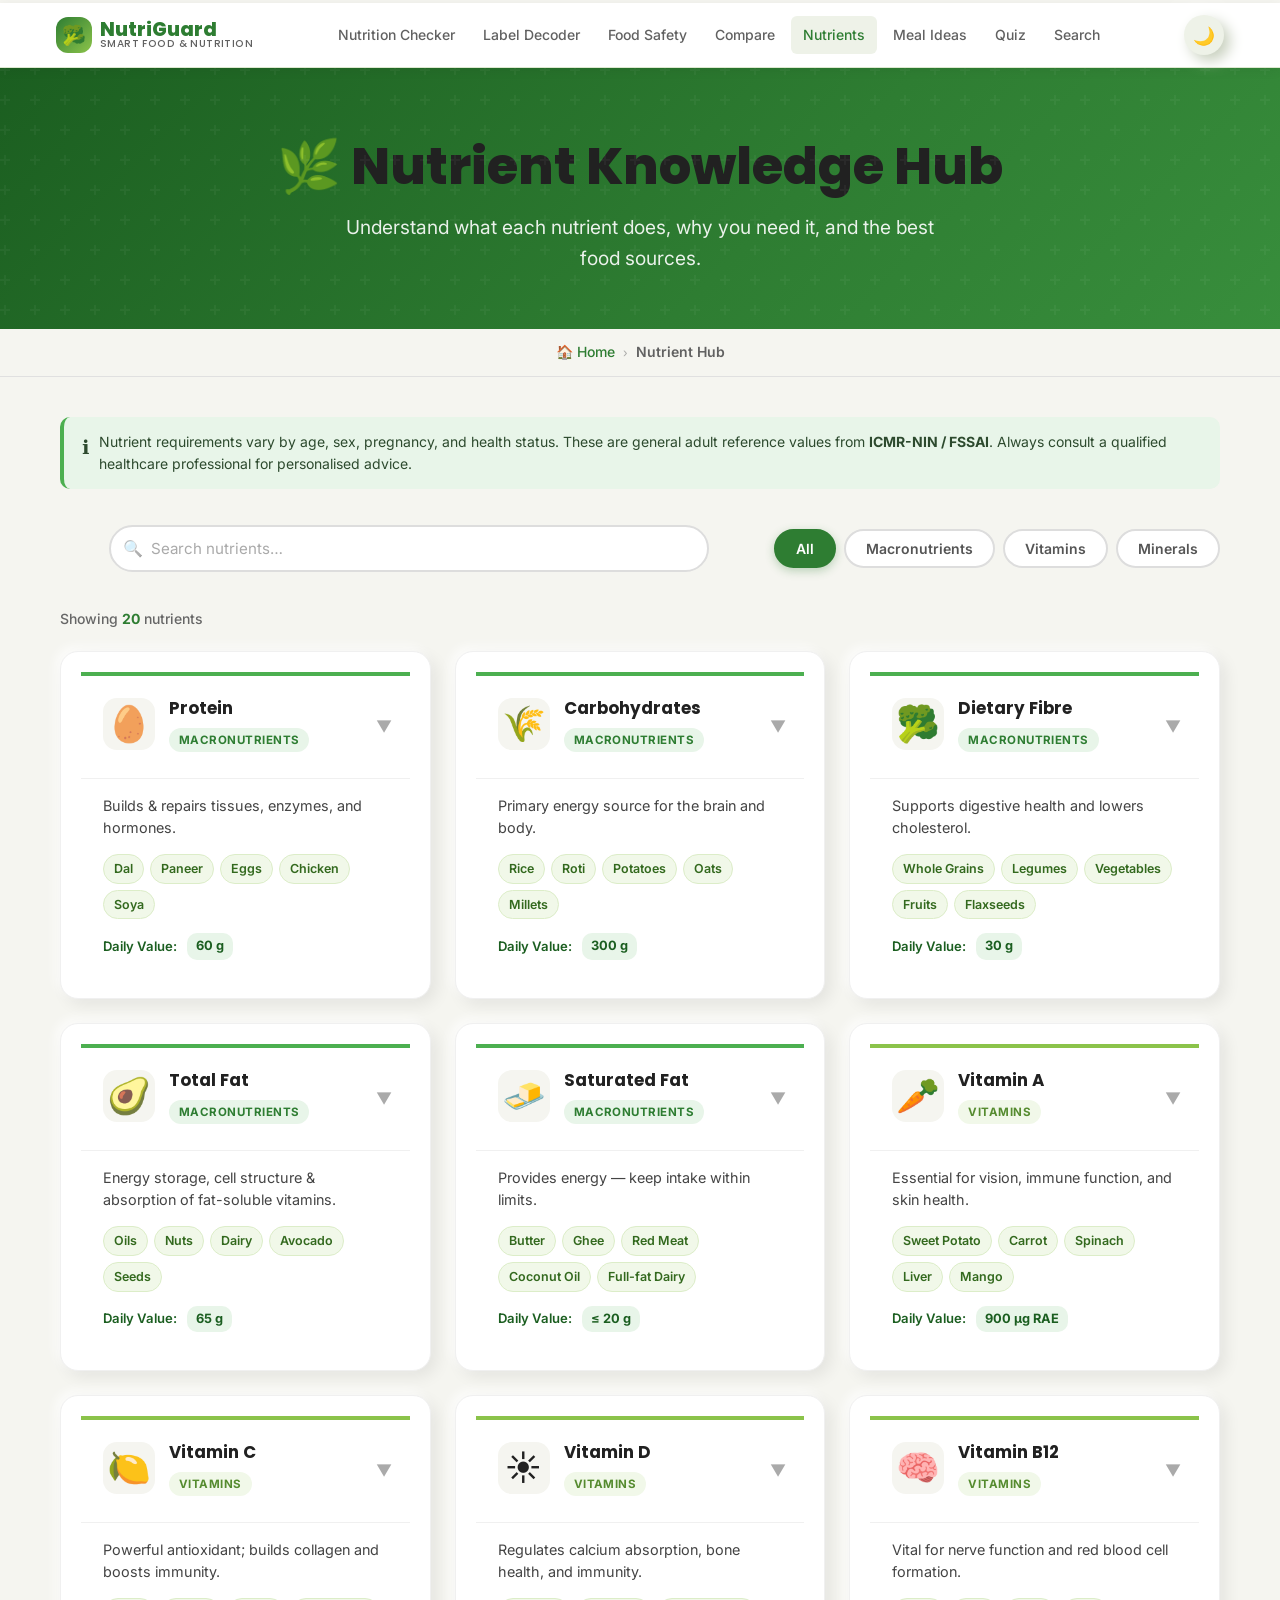
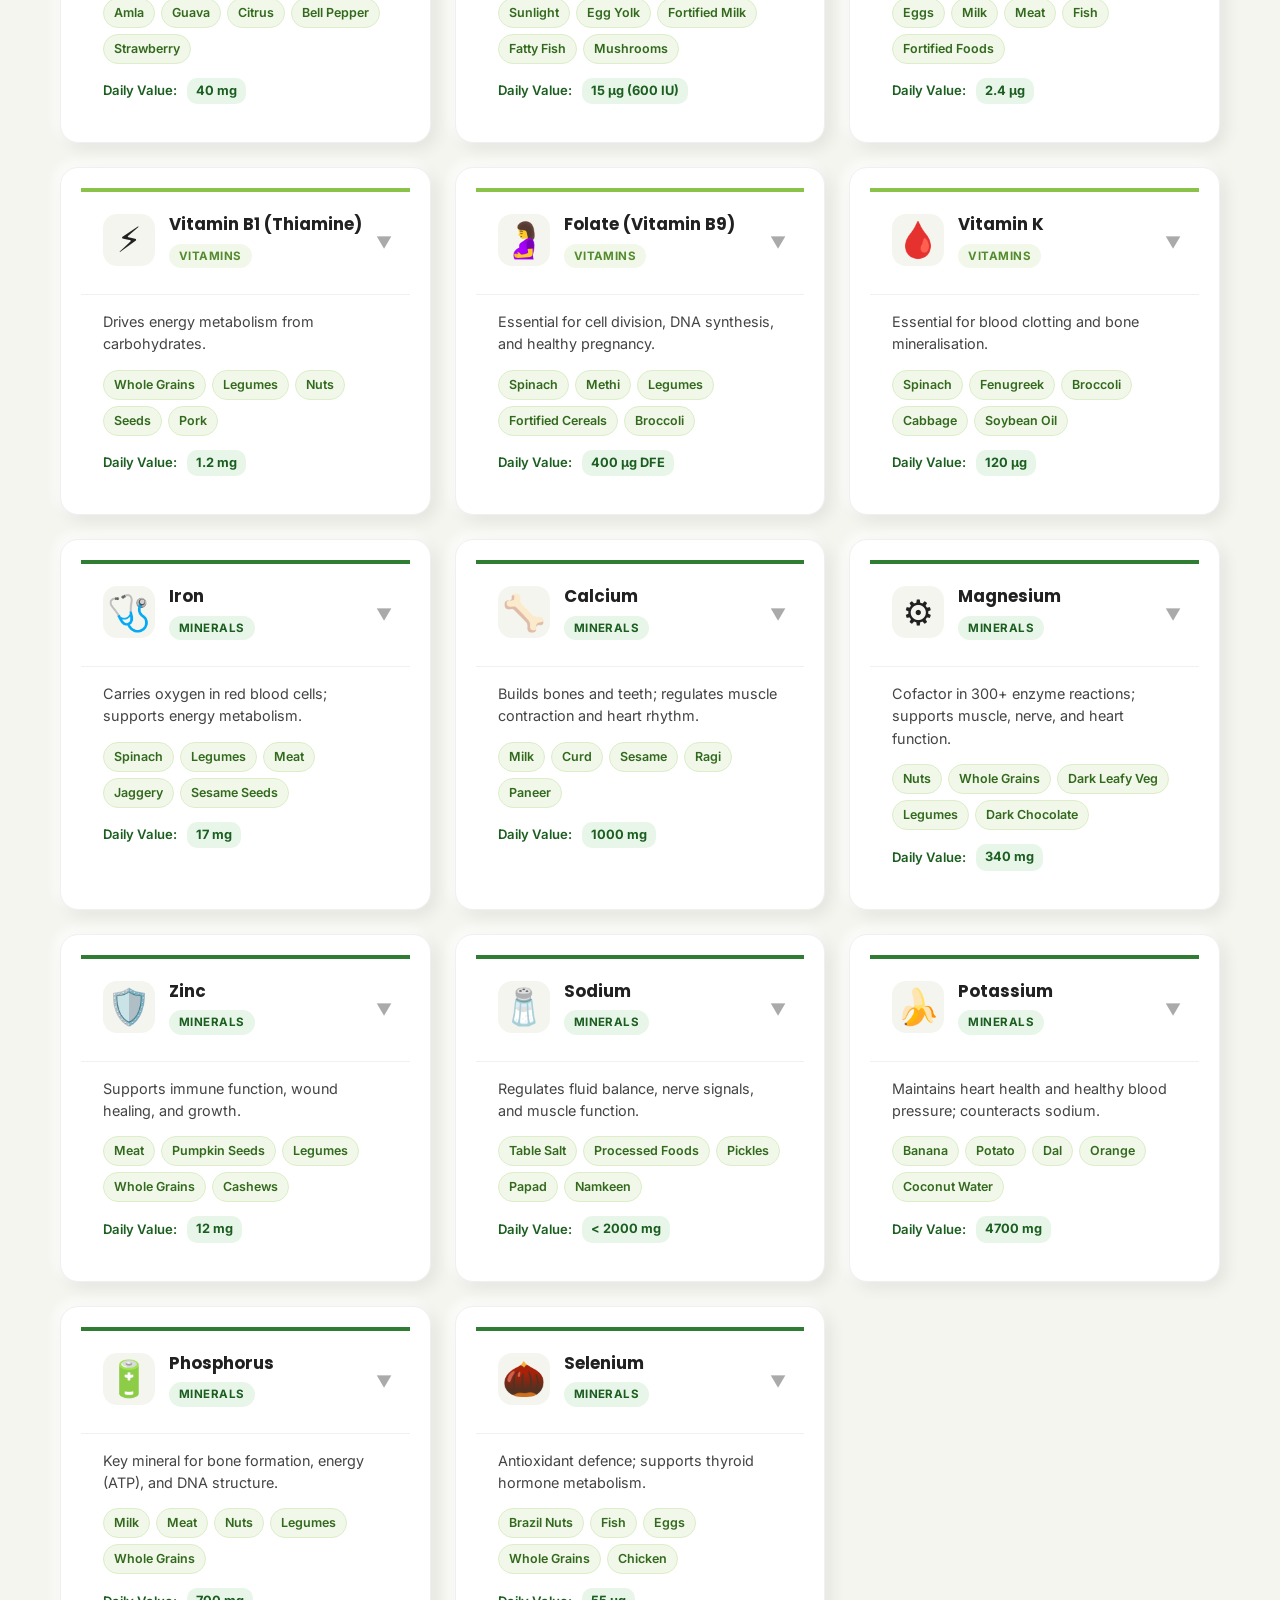
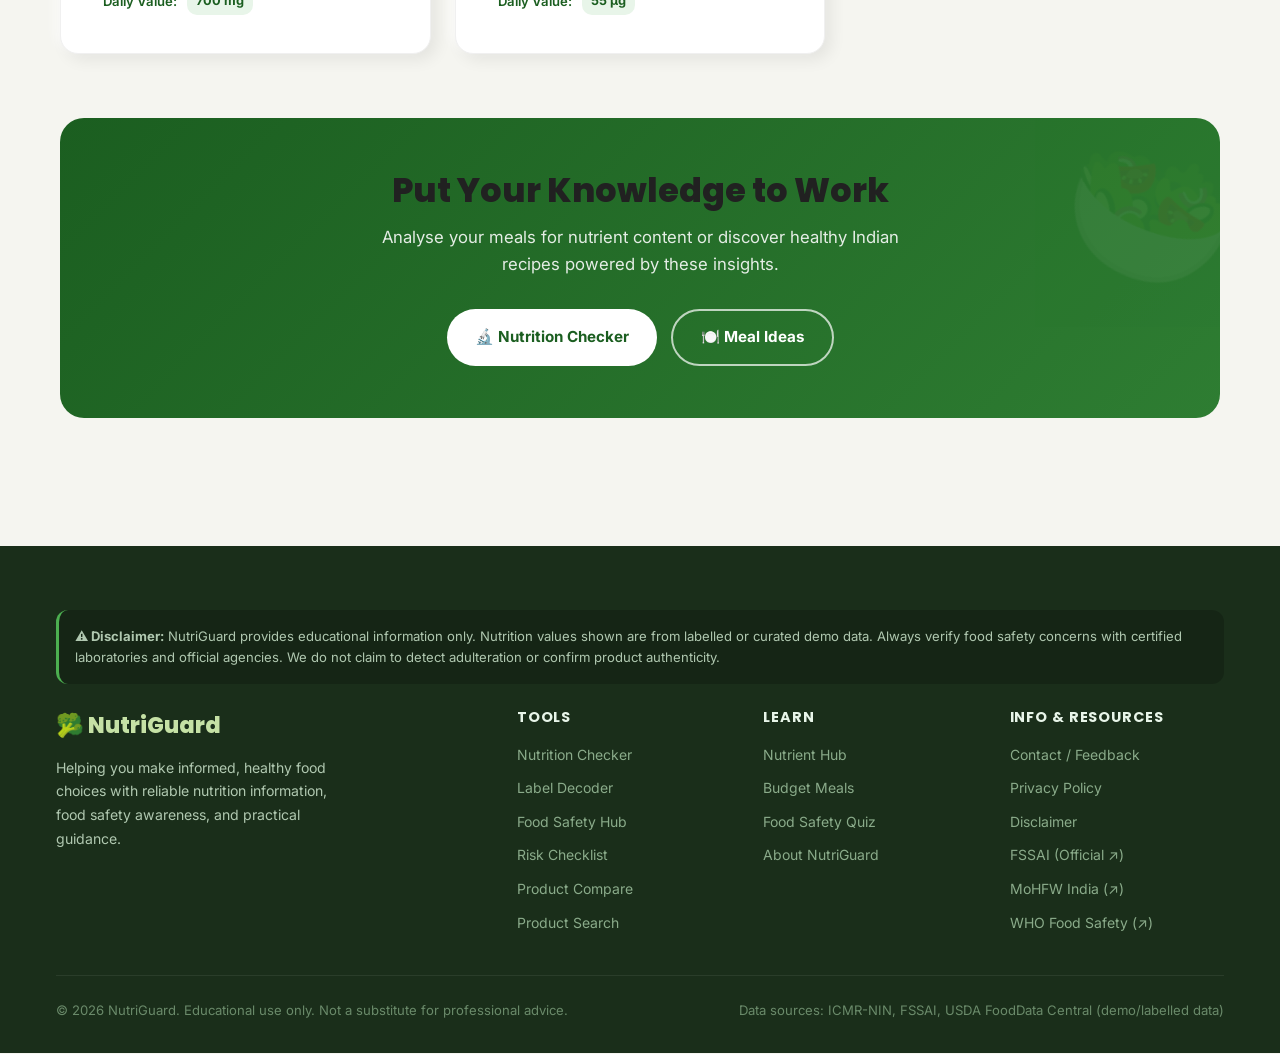
<file: nutrient-hub.html>
<!DOCTYPE html>
<html lang="en" data-theme="">
<head>
  <meta charset="UTF-8">
  <meta name="viewport" content="width=device-width, initial-scale=1.0">
  <title>Nutrient Knowledge Hub — NutriGuard</title>
  <meta name="description" content="Learn about vitamins, minerals, macronutrients — their functions, food sources, and daily requirements — with India-specific guidance.">
  <meta property="og:title" content="Nutrient Knowledge Hub — NutriGuard">
  <meta property="og:description" content="Learn about vitamins, minerals, macronutrients — their functions, food sources, and daily requirements — with India-specific guidance.">
  <meta property="og:type" content="website">
  <meta name="theme-color" content="#2e7d32">
  <link rel="icon" href="favicon.svg" type="image/svg+xml">
  <link rel="preconnect" href="https://fonts.googleapis.com">
  <link rel="preconnect" href="https://fonts.gstatic.com" crossorigin>
  <link href="https://fonts.googleapis.com/css2?family=Inter:wght@400;500;600;700&family=Poppins:wght@700;800&display=swap" rel="stylesheet">
  <link rel="stylesheet" href="css/style.css">
  <style>
    /* ── Page-level variables ────────────────────────────────────────── */
    :root {
      --green-dark:  #1b5e20;
      --green-mid:   #2e7d32;
      --green-base:  #4caf50;
      --green-light: #8bc34a;
      --off-white:   #f5f5f0;
      --charcoal:    #212121;
      --surface:     #fff;
      --radius-card: 18px;
      --transition:  0.25s ease;
    }

    /* ── Hero ────────────────────────────────────────────────────────── */
    .hub-hero {
      background: linear-gradient(135deg, var(--green-dark) 0%, var(--green-mid) 60%, #388e3c 100%);
      color: #fff;
      padding: 72px 24px 56px;
      text-align: center;
      position: relative;
      overflow: hidden;
    }
    .hub-hero::before {
      content: '';
      position: absolute;
      inset: 0;
      background: url("data:image/svg+xml,%3Csvg width='60' height='60' viewBox='0 0 60 60' xmlns='http://www.w3.org/2000/svg'%3E%3Cg fill='none' fill-rule='evenodd'%3E%3Cg fill='%23ffffff' fill-opacity='0.04'%3E%3Cpath d='M36 34v-4h-2v4h-4v2h4v4h2v-4h4v-2h-4zm0-30V0h-2v4h-4v2h4v4h2V6h4V4h-4zM6 34v-4H4v4H0v2h4v4h2v-4h4v-2H6zM6 4V0H4v4H0v2h4v4h2V6h4V4H6z'/%3E%3C/g%3E%3C/g%3E%3C/svg%3E");
      pointer-events: none;
    }
    .hub-hero h1 {
      font-family: 'Poppins', sans-serif;
      font-size: clamp(2rem, 5vw, 3.2rem);
      font-weight: 800;
      margin: 0 0 16px;
      line-height: 1.15;
    }
    .hub-hero p {
      font-size: clamp(1rem, 2.5vw, 1.2rem);
      opacity: 0.9;
      max-width: 620px;
      margin: 0 auto;
      line-height: 1.6;
    }

    /* ── Breadcrumb ──────────────────────────────────────────────────── */
    .breadcrumb {
      background: var(--off-white);
      border-bottom: 1px solid #e0e0e0;
      padding: 12px 24px;
    }
    .breadcrumb-inner {
      max-width: 1200px;
      margin: 0 auto;
      display: flex;
      align-items: center;
      gap: 8px;
      font-size: 0.875rem;
      color: #555;
    }
    .breadcrumb-inner a {
      color: var(--green-mid);
      text-decoration: none;
      font-weight: 500;
      transition: color var(--transition);
    }
    .breadcrumb-inner a:hover { color: var(--green-dark); text-decoration: underline; }
    .breadcrumb-sep { opacity: 0.5; font-size: 0.75rem; }
    .breadcrumb-current { color: var(--charcoal); font-weight: 600; }

    /* ── Main wrapper ────────────────────────────────────────────────── */
    .hub-body {
      max-width: 1200px;
      margin: 0 auto;
      padding: 40px 20px 64px;
    }

    /* ── Notice banner ───────────────────────────────────────────────── */
    .notice-banner {
      background: #e8f5e9;
      border-left: 4px solid var(--green-base);
      border-radius: 10px;
      padding: 14px 18px;
      font-size: 0.875rem;
      color: #2d4a2e;
      margin-bottom: 36px;
      display: flex;
      align-items: flex-start;
      gap: 10px;
      line-height: 1.6;
    }
    .notice-banner .notice-icon { font-size: 1.2rem; flex-shrink: 0; margin-top: 1px; }

    /* ── Controls (search + filter) ─────────────────────────────────── */
    .controls {
      display: flex;
      flex-wrap: wrap;
      gap: 16px;
      align-items: center;
      margin-bottom: 36px;
    }
    .search-wrap {
      position: relative;
      flex: 1 1 220px;
      min-width: 200px;
    }
    .search-wrap .search-icon {
      position: absolute;
      left: 14px;
      top: 50%;
      transform: translateY(-50%);
      font-size: 1rem;
      pointer-events: none;
      opacity: 0.5;
    }
    #nutrient-search {
      width: 100%;
      padding: 12px 14px 12px 40px;
      border: 2px solid #ddd;
      border-radius: 40px;
      font-size: 0.95rem;
      font-family: 'Inter', sans-serif;
      background: #fff;
      color: var(--charcoal);
      transition: border-color var(--transition), box-shadow var(--transition);
      box-sizing: border-box;
    }
    #nutrient-search:focus {
      outline: none;
      border-color: var(--green-base);
      box-shadow: 0 0 0 3px rgba(76, 175, 80, 0.15);
    }
    #nutrient-search::placeholder { color: #aaa; }

    .filter-bar {
      display: flex;
      flex-wrap: wrap;
      gap: 8px;
    }
    .filter-btn {
      padding: 9px 20px;
      border-radius: 40px;
      border: 2px solid #ddd;
      background: #fff;
      font-family: 'Inter', sans-serif;
      font-size: 0.875rem;
      font-weight: 600;
      cursor: pointer;
      color: #555;
      transition: all var(--transition);
    }
    .filter-btn:hover {
      border-color: var(--green-base);
      color: var(--green-mid);
    }
    .filter-btn.active {
      background: var(--green-mid);
      border-color: var(--green-mid);
      color: #fff;
      box-shadow: 0 3px 10px rgba(46, 125, 50, 0.3);
    }

    /* ── Results count ───────────────────────────────────────────────── */
    .results-info {
      font-size: 0.875rem;
      color: #666;
      margin-bottom: 20px;
      font-weight: 500;
    }
    .results-info strong { color: var(--green-mid); }

    /* ── Nutrient grid ───────────────────────────────────────────────── */
    .nutrient-grid {
      display: grid;
      grid-template-columns: repeat(auto-fill, minmax(300px, 1fr));
      gap: 24px;
    }

    /* ── Nutrient card ───────────────────────────────────────────────── */
    .nutrient-card {
      background: #fff;
      border-radius: var(--radius-card);
      box-shadow: 6px 6px 16px rgba(0,0,0,0.07), -4px -4px 12px rgba(255,255,255,0.8);
      overflow: hidden;
      transition: transform var(--transition), box-shadow var(--transition);
      cursor: pointer;
      border: 1px solid #f0f0f0;
      display: flex;
      flex-direction: column;
    }
    .nutrient-card:hover {
      transform: translateY(-4px);
      box-shadow: 8px 12px 28px rgba(0,0,0,0.12), -4px -4px 12px rgba(255,255,255,0.9);
    }
    .nutrient-card.expanded {
      box-shadow: 0 8px 32px rgba(46,125,50,0.18), -4px -4px 12px rgba(255,255,255,0.9);
      border-color: #c8e6c9;
    }

    /* card header stripe by category */
    .nutrient-card-header {
      padding: 22px 22px 16px;
      display: flex;
      align-items: flex-start;
      gap: 14px;
      border-bottom: 1px solid #f0f0f0;
      position: relative;
    }
    .nutrient-card[data-cat="Macronutrients"] .nutrient-card-header { border-top: 4px solid #4caf50; }
    .nutrient-card[data-cat="Vitamins"]       .nutrient-card-header { border-top: 4px solid #8bc34a; }
    .nutrient-card[data-cat="Minerals"]       .nutrient-card-header { border-top: 4px solid #2e7d32; }

    .nutrient-icon {
      font-size: 2.2rem;
      line-height: 1;
      flex-shrink: 0;
      width: 52px;
      height: 52px;
      display: flex;
      align-items: center;
      justify-content: center;
      background: var(--off-white);
      border-radius: 14px;
    }
    .nutrient-card-title { flex: 1; }
    .nutrient-card-title h3 {
      margin: 0 0 6px;
      font-size: 1.05rem;
      font-weight: 700;
      color: var(--charcoal);
      line-height: 1.3;
    }

    /* badge */
    .badge {
      display: inline-block;
      padding: 3px 10px;
      border-radius: 20px;
      font-size: 0.72rem;
      font-weight: 700;
      text-transform: uppercase;
      letter-spacing: 0.04em;
    }
    .badge-macro { background: #e8f5e9; color: #2e7d32; }
    .badge-vitamin { background: #f1f8e9; color: #558b2f; }
    .badge-mineral { background: #e8f5e9; color: #1b5e20; }

    /* expand chevron */
    .expand-chevron {
      position: absolute;
      right: 18px;
      top: 50%;
      transform: translateY(-50%);
      font-size: 1rem;
      color: #aaa;
      transition: transform var(--transition), color var(--transition);
    }
    .nutrient-card.expanded .expand-chevron {
      transform: translateY(-50%) rotate(180deg);
      color: var(--green-mid);
    }

    /* card body (always visible) */
    .nutrient-card-body {
      padding: 16px 22px 18px;
      flex: 1;
    }
    .nutrient-function {
      font-size: 0.9rem;
      color: #444;
      line-height: 1.55;
      margin-bottom: 14px;
    }

    /* source chips */
    .nutrient-sources {
      display: flex;
      flex-wrap: wrap;
      gap: 6px;
      margin-bottom: 14px;
    }
    .nutrient-source {
      background: #f1f8e9;
      color: #33691e;
      border-radius: 20px;
      padding: 4px 10px;
      font-size: 0.78rem;
      font-weight: 600;
      border: 1px solid #dcedc8;
    }

    /* DV bar */
    .dv-row {
      display: flex;
      align-items: center;
      gap: 10px;
      font-size: 0.82rem;
      color: #555;
    }
    .dv-label { font-weight: 600; color: var(--green-dark); white-space: nowrap; }
    .dv-value { background: #e8f5e9; color: #1b5e20; padding: 3px 9px; border-radius: 10px; font-weight: 700; font-size: 0.8rem; }

    /* expanded details */
    .nutrient-expanded {
      max-height: 0;
      overflow: hidden;
      transition: max-height 0.35s cubic-bezier(0.4,0,0.2,1), padding 0.25s ease;
      padding: 0 22px;
      background: #fafff7;
    }
    .nutrient-card.expanded .nutrient-expanded {
      max-height: 400px;
      padding: 14px 22px 20px;
    }
    .nutrient-expanded-inner {
      border-top: 1px dashed #c8e6c9;
      padding-top: 14px;
    }
    .detail-row {
      display: flex;
      gap: 8px;
      font-size: 0.875rem;
      margin-bottom: 10px;
      align-items: flex-start;
      line-height: 1.5;
    }
    .detail-row:last-child { margin-bottom: 0; }
    .detail-icon { flex-shrink: 0; font-size: 1rem; margin-top: 1px; }
    .detail-text { color: #333; }
    .detail-text strong { color: var(--green-dark); font-weight: 700; }

    /* empty state */
    .empty-state {
      grid-column: 1 / -1;
      text-align: center;
      padding: 60px 20px;
      color: #888;
    }
    .empty-state .empty-icon { font-size: 3rem; margin-bottom: 12px; }
    .empty-state p { font-size: 1rem; max-width: 360px; margin: 0 auto; line-height: 1.6; }

    /* ── CTA section ─────────────────────────────────────────────────── */
    .cta-section {
      background: linear-gradient(135deg, var(--green-dark) 0%, #2e7d32 100%);
      border-radius: 24px;
      padding: 52px 32px;
      text-align: center;
      color: #fff;
      margin-top: 64px;
      position: relative;
      overflow: hidden;
    }
    .cta-section::before {
      content: '🥗';
      position: absolute;
      font-size: 9rem;
      opacity: 0.06;
      right: -20px;
      top: -20px;
      transform: rotate(20deg);
      pointer-events: none;
    }
    .cta-section h2 {
      font-family: 'Poppins', sans-serif;
      font-size: clamp(1.5rem, 4vw, 2.1rem);
      font-weight: 800;
      margin: 0 0 12px;
    }
    .cta-section p {
      font-size: 1.05rem;
      opacity: 0.88;
      max-width: 520px;
      margin: 0 auto 32px;
      line-height: 1.6;
    }
    .cta-buttons {
      display: flex;
      flex-wrap: wrap;
      gap: 14px;
      justify-content: center;
    }
    .cta-btn {
      display: inline-flex;
      align-items: center;
      gap: 8px;
      padding: 14px 28px;
      border-radius: 40px;
      font-family: 'Inter', sans-serif;
      font-size: 0.95rem;
      font-weight: 700;
      text-decoration: none;
      transition: transform var(--transition), box-shadow var(--transition), background var(--transition);
      cursor: pointer;
      border: none;
    }
    .cta-btn-primary {
      background: #fff;
      color: var(--green-dark);
    }
    .cta-btn-primary:hover {
      background: var(--off-white);
      transform: translateY(-2px);
      box-shadow: 0 6px 20px rgba(0,0,0,0.2);
    }
    .cta-btn-secondary {
      background: transparent;
      color: #fff;
      border: 2px solid rgba(255,255,255,0.7);
    }
    .cta-btn-secondary:hover {
      background: rgba(255,255,255,0.12);
      transform: translateY(-2px);
      border-color: #fff;
    }

    /* ── Responsive tweaks ───────────────────────────────────────────── */
    @media (max-width: 600px) {
      .hub-hero { padding: 52px 20px 40px; }
      .controls { flex-direction: column; align-items: stretch; }
      .filter-bar { justify-content: flex-start; }
      .nutrient-grid { grid-template-columns: 1fr; }
      .cta-section { padding: 40px 20px; }
    }
  </style>
</head>
<body>

<main id="main-content">

  <!-- ── Hero ──────────────────────────────────────────────────────── -->
  <section class="hub-hero" aria-label="Page hero">
    <h1>🌿 Nutrient Knowledge Hub</h1>
    <p>Understand what each nutrient does, why you need it, and the best food sources.</p>
  </section>

  <!-- ── Breadcrumb ─────────────────────────────────────────────────── -->
  <nav class="breadcrumb" aria-label="Breadcrumb">
    <div class="breadcrumb-inner">
      <a href="index.html">🏠 Home</a>
      <span class="breadcrumb-sep" aria-hidden="true">›</span>
      <span class="breadcrumb-current" aria-current="page">Nutrient Hub</span>
    </div>
  </nav>

  <!-- ── Main body ──────────────────────────────────────────────────── -->
  <div class="hub-body">

    <!-- Notice -->
    <aside class="notice-banner" role="note" aria-label="Disclaimer">
      <span class="notice-icon">ℹ️</span>
      <span>Nutrient requirements vary by age, sex, pregnancy, and health status. These are general adult reference values from <strong>ICMR-NIN / FSSAI</strong>. Always consult a qualified healthcare professional for personalised advice.</span>
    </aside>

    <!-- Controls -->
    <div class="controls" role="search" aria-label="Filter nutrients">
      <div class="search-wrap">
        <span class="search-icon" aria-hidden="true">🔍</span>
        <label for="nutrient-search" class="sr-only">Search nutrients</label>
        <input
          type="search"
          id="nutrient-search"
          placeholder="Search nutrients…"
          autocomplete="off"
          aria-label="Search nutrients by name"
        >
      </div>
      <div class="filter-bar" role="group" aria-label="Category filter">
        <button class="filter-btn active" data-filter="All"            aria-pressed="true">All</button>
        <button class="filter-btn"        data-filter="Macronutrients" aria-pressed="false">Macronutrients</button>
        <button class="filter-btn"        data-filter="Vitamins"       aria-pressed="false">Vitamins</button>
        <button class="filter-btn"        data-filter="Minerals"       aria-pressed="false">Minerals</button>
      </div>
    </div>

    <!-- Results count -->
    <p class="results-info" aria-live="polite" id="results-info">Showing <strong id="results-count">20</strong> nutrients</p>

    <!-- Grid -->
    <div class="nutrient-grid" id="nutrient-grid" role="list" aria-label="Nutrient cards"></div>

    <!-- CTA -->
    <section class="cta-section" aria-label="Call to action">
      <h2>Put Your Knowledge to Work</h2>
      <p>Analyse your meals for nutrient content or discover healthy Indian recipes powered by these insights.</p>
      <div class="cta-buttons">
        <a href="nutrition-checker.html" class="cta-btn cta-btn-primary" aria-label="Go to Nutrition Checker">
          🔬 Nutrition Checker
        </a>
        <a href="meal-ideas.html" class="cta-btn cta-btn-secondary" aria-label="Go to Meal Ideas">
          🍽️ Meal Ideas
        </a>
      </div>
    </section>

  </div><!-- /.hub-body -->
</main>

<script src="js/components.js"></script>
<script>
(function () {
  'use strict';

  /* ─── Data ──────────────────────────────────────────────────────────── */
  const NUTRIENTS = [
    /* ── MACRONUTRIENTS ─────────────────────────────────────────────── */
    {
      id: 'protein',
      name: 'Protein',
      cat: 'Macronutrients',
      icon: '🥚',
      shortFn: 'Builds & repairs tissues, enzymes, and hormones.',
      sources: ['Dal', 'Paneer', 'Eggs', 'Chicken', 'Soya'],
      dv: '60 g',
      deficiency: 'Muscle wasting, poor immunity, slow wound healing.',
      note: 'Essential for every cell in the body. Choose a variety of protein sources across meals.',
      extra: 'Complete proteins contain all 9 essential amino acids (eggs, meat, soy). Combining rice + dal provides a complete amino acid profile for vegetarians.'
    },
    {
      id: 'carbohydrates',
      name: 'Carbohydrates',
      cat: 'Macronutrients',
      icon: '🌾',
      shortFn: 'Primary energy source for the brain and body.',
      sources: ['Rice', 'Roti', 'Potatoes', 'Oats', 'Millets'],
      dv: '300 g',
      deficiency: 'Fatigue, poor concentration, ketosis.',
      note: 'Prefer complex carbs (whole grains, millets, legumes) over refined sugars for sustained energy.',
      extra: 'Complex carbohydrates digest slowly, providing steady glucose. Simple sugars (added sugar, white bread) cause rapid spikes and crashes.'
    },
    {
      id: 'fibre',
      name: 'Dietary Fibre',
      cat: 'Macronutrients',
      icon: '🥦',
      shortFn: 'Supports digestive health and lowers cholesterol.',
      sources: ['Whole Grains', 'Legumes', 'Vegetables', 'Fruits', 'Flaxseeds'],
      dv: '30 g',
      deficiency: 'Constipation, higher risk of heart disease & colon cancer.',
      note: 'Most Indians get only ~15 g/day — aim to double your fibre intake through whole foods.',
      extra: 'Soluble fibre (oats, psyllium) lowers LDL cholesterol. Insoluble fibre (wheat bran, vegetables) speeds up gut transit and reduces constipation.'
    },
    {
      id: 'fat',
      name: 'Total Fat',
      cat: 'Macronutrients',
      icon: '🥑',
      shortFn: 'Energy storage, cell structure & absorption of fat-soluble vitamins.',
      sources: ['Oils', 'Nuts', 'Dairy', 'Avocado', 'Seeds'],
      dv: '65 g',
      deficiency: 'Fat-soluble vitamin deficiencies (A, D, E, K), hormonal imbalances.',
      note: 'Prefer unsaturated fats (olive oil, nuts, fish) over saturated and trans fats.',
      extra: 'Omega-3 fatty acids (flaxseeds, walnuts, fatty fish) reduce inflammation and support heart and brain health.'
    },
    {
      id: 'satfat',
      name: 'Saturated Fat',
      cat: 'Macronutrients',
      icon: '🧈',
      shortFn: 'Provides energy — keep intake within limits.',
      sources: ['Butter', 'Ghee', 'Red Meat', 'Coconut Oil', 'Full-fat Dairy'],
      dv: '≤ 20 g',
      deficiency: 'Not applicable (excess is the concern).',
      note: 'Excess saturated fat raises LDL ("bad") cholesterol and increases cardiovascular risk.',
      extra: 'ICMR recommends limiting saturated fat to <10% of total energy. Replace with unsaturated fats where possible rather than refined carbohydrates.'
    },

    /* ── VITAMINS ────────────────────────────────────────────────────── */
    {
      id: 'vitA',
      name: 'Vitamin A',
      cat: 'Vitamins',
      icon: '🥕',
      shortFn: 'Essential for vision, immune function, and skin health.',
      sources: ['Sweet Potato', 'Carrot', 'Spinach', 'Liver', 'Mango'],
      dv: '900 µg RAE',
      deficiency: 'Night blindness, increased infection risk, dry skin.',
      note: 'India has significant Vitamin A deficiency in young children — orange & dark-green vegetables are key.',
      extra: 'Beta-carotene (provitamin A) in plants converts to retinol in the body. Consuming with fat improves absorption.'
    },
    {
      id: 'vitC',
      name: 'Vitamin C',
      cat: 'Vitamins',
      icon: '🍋',
      shortFn: 'Powerful antioxidant; builds collagen and boosts immunity.',
      sources: ['Amla', 'Guava', 'Citrus', 'Bell Pepper', 'Strawberry'],
      dv: '40 mg',
      deficiency: 'Scurvy (bleeding gums, joint pain, poor wound healing).',
      note: 'Amla (Indian gooseberry) is one of the richest sources of Vitamin C in the world.',
      extra: 'Vitamin C dramatically increases non-haem iron absorption from plant sources — eat citrus or amla alongside dal and spinach.'
    },
    {
      id: 'vitD',
      name: 'Vitamin D',
      cat: 'Vitamins',
      icon: '☀️',
      shortFn: 'Regulates calcium absorption, bone health, and immunity.',
      sources: ['Sunlight', 'Egg Yolk', 'Fortified Milk', 'Fatty Fish', 'Mushrooms'],
      dv: '15 µg (600 IU)',
      deficiency: 'Rickets (children), osteoporosis, weak immunity, muscle weakness.',
      note: 'Despite abundant sunlight, Vitamin D deficiency is extremely common in India — even >70% of adults in some studies.',
      extra: 'Skin synthesis requires UVB exposure (10–30 min, midday sun). Dark skin requires longer exposure. Supplement if blood levels are low (consult your doctor).'
    },
    {
      id: 'vitB12',
      name: 'Vitamin B12',
      cat: 'Vitamins',
      icon: '🧠',
      shortFn: 'Vital for nerve function and red blood cell formation.',
      sources: ['Eggs', 'Milk', 'Meat', 'Fish', 'Fortified Foods'],
      dv: '2.4 µg',
      deficiency: 'Megaloblastic anaemia, nerve damage, fatigue, tingling hands/feet.',
      note: 'Vegans are at very high risk. B12 is found almost exclusively in animal products — supplement if plant-based.',
      extra: 'Deficiency can take years to develop (body stores ~2–5 years supply). Absorbed via intrinsic factor in the stomach; older adults may need higher doses.'
    },
    {
      id: 'vitB1',
      name: 'Vitamin B1 (Thiamine)',
      cat: 'Vitamins',
      icon: '⚡',
      shortFn: 'Drives energy metabolism from carbohydrates.',
      sources: ['Whole Grains', 'Legumes', 'Nuts', 'Seeds', 'Pork'],
      dv: '1.2 mg',
      deficiency: 'Beriberi (nerve and heart damage), Wernicke encephalopathy.',
      note: 'Polished white rice loses most of its thiamine. Choosing parboiled or unpolished rice helps.',
      extra: 'Heat and cooking water destroy thiamine. Use minimal water when boiling, or steam/pressure-cook vegetables.'
    },
    {
      id: 'folate',
      name: 'Folate (Vitamin B9)',
      cat: 'Vitamins',
      icon: '🤰',
      shortFn: 'Essential for cell division, DNA synthesis, and healthy pregnancy.',
      sources: ['Spinach', 'Methi', 'Legumes', 'Fortified Cereals', 'Broccoli'],
      dv: '400 µg DFE',
      deficiency: 'Neural tube defects in foetus, megaloblastic anaemia, fatigue.',
      note: 'Critical before and during early pregnancy. Women planning pregnancy should supplement with folic acid (400–800 µg/day).',
      extra: 'Folate in food vs. folic acid in supplements: supplements are ~1.7× more bioavailable. Cooking destroys up to 50% of food folate.'
    },
    {
      id: 'vitK',
      name: 'Vitamin K',
      cat: 'Vitamins',
      icon: '🩸',
      shortFn: 'Essential for blood clotting and bone mineralisation.',
      sources: ['Spinach', 'Fenugreek', 'Broccoli', 'Cabbage', 'Soybean Oil'],
      dv: '120 µg',
      deficiency: 'Excessive bleeding, poor bone density (long-term deficiency).',
      note: 'Fat-soluble — eat leafy greens with a small amount of healthy fat for better absorption.',
      extra: 'Vitamin K1 (phylloquinone) is found in green vegetables; K2 (menaquinone) is found in fermented foods and has distinct benefits for bone and cardiovascular health.'
    },

    /* ── MINERALS ────────────────────────────────────────────────────── */
    {
      id: 'iron',
      name: 'Iron',
      cat: 'Minerals',
      icon: '🩺',
      shortFn: 'Carries oxygen in red blood cells; supports energy metabolism.',
      sources: ['Spinach', 'Legumes', 'Meat', 'Jaggery', 'Sesame Seeds'],
      dv: '17 mg',
      deficiency: 'Iron-deficiency anaemia — fatigue, pale skin, breathlessness.',
      note: 'India has one of the highest anaemia rates in the world. Women of reproductive age are especially at risk.',
      extra: 'Haem iron (meat, fish) is absorbed 2–3× better than non-haem iron (plants). Vitamin C boosts non-haem absorption; tea/coffee inhibit it — avoid with meals.'
    },
    {
      id: 'calcium',
      name: 'Calcium',
      cat: 'Minerals',
      icon: '🦴',
      shortFn: 'Builds bones and teeth; regulates muscle contraction and heart rhythm.',
      sources: ['Milk', 'Curd', 'Sesame', 'Ragi', 'Paneer'],
      dv: '1000 mg',
      deficiency: 'Osteoporosis, muscle cramps, rickets (children).',
      note: 'Ragi (finger millet) is one of the richest plant-based calcium sources — a staple in South India.',
      extra: 'Calcium absorption depends on Vitamin D. Oxalates (spinach) and phytates (whole grains) reduce absorption — soaking, sprouting, and fermenting help.'
    },
    {
      id: 'magnesium',
      name: 'Magnesium',
      cat: 'Minerals',
      icon: '⚙️',
      shortFn: 'Cofactor in 300+ enzyme reactions; supports muscle, nerve, and heart function.',
      sources: ['Nuts', 'Whole Grains', 'Dark Leafy Veg', 'Legumes', 'Dark Chocolate'],
      dv: '340 mg',
      deficiency: 'Muscle cramps, insomnia, irregular heartbeat, anxiety.',
      note: 'Magnesium is widely under-consumed; processing and cooking strip it from foods.',
      extra: 'Magnesium plays a key role in blood sugar control and blood pressure. Low levels are associated with type 2 diabetes and hypertension.'
    },
    {
      id: 'zinc',
      name: 'Zinc',
      cat: 'Minerals',
      icon: '🛡️',
      shortFn: 'Supports immune function, wound healing, and growth.',
      sources: ['Meat', 'Pumpkin Seeds', 'Legumes', 'Whole Grains', 'Cashews'],
      dv: '12 mg',
      deficiency: 'Poor wound healing, taste/smell loss, impaired immunity, stunted growth.',
      note: 'Zinc deficiency is common in India, particularly among children, contributing to stunting.',
      extra: 'Phytates in grains and legumes reduce zinc absorption. Soaking or sprouting legumes reduces phytate content and improves bioavailability.'
    },
    {
      id: 'sodium',
      name: 'Sodium',
      cat: 'Minerals',
      icon: '🧂',
      shortFn: 'Regulates fluid balance, nerve signals, and muscle function.',
      sources: ['Table Salt', 'Processed Foods', 'Pickles', 'Papad', 'Namkeen'],
      dv: '< 2000 mg',
      deficiency: 'Hyponatraemia (rare; mainly from over-hydration).',
      note: 'Most Indians consume 2–3× the recommended limit. Excess sodium is a leading driver of high blood pressure.',
      extra: 'WHO recommends <2000 mg/day (≈1 tsp salt). Hidden sodium in packaged foods is a major concern — read labels carefully.'
    },
    {
      id: 'potassium',
      name: 'Potassium',
      cat: 'Minerals',
      icon: '🍌',
      shortFn: 'Maintains heart health and healthy blood pressure; counteracts sodium.',
      sources: ['Banana', 'Potato', 'Dal', 'Orange', 'Coconut Water'],
      dv: '4700 mg',
      deficiency: 'Muscle weakness, cramps, irregular heartbeat, fatigue.',
      note: 'A high-potassium diet (from whole foods) counters the blood-pressure-raising effect of sodium.',
      extra: 'Most people do not meet daily potassium needs. Increasing fruits, vegetables, legumes, and dairy is the best dietary strategy.'
    },
    {
      id: 'phosphorus',
      name: 'Phosphorus',
      cat: 'Minerals',
      icon: '🔋',
      shortFn: 'Key mineral for bone formation, energy (ATP), and DNA structure.',
      sources: ['Milk', 'Meat', 'Nuts', 'Legumes', 'Whole Grains'],
      dv: '700 mg',
      deficiency: 'Bone pain, muscle weakness, fatigue (rare in healthy adults).',
      note: 'Deficiency is uncommon in adults but can occur with malnutrition or certain medications.',
      extra: 'Phosphorus works closely with calcium. The Ca:P ratio matters — excessive phosphorus (from processed foods) can reduce calcium absorption.'
    },
    {
      id: 'selenium',
      name: 'Selenium',
      cat: 'Minerals',
      icon: '🌰',
      shortFn: 'Antioxidant defence; supports thyroid hormone metabolism.',
      sources: ['Brazil Nuts', 'Fish', 'Eggs', 'Whole Grains', 'Chicken'],
      dv: '55 µg',
      deficiency: 'Keshan disease (heart muscle disease), hypothyroidism, weakened immunity.',
      note: 'Just 1–2 Brazil nuts per day meets the daily requirement — but avoid excess as toxicity can occur.',
      extra: 'Selenium content of plant foods depends heavily on soil selenium levels, which vary by region. Seafood and animal products are more reliable sources.'
    }
  ];

  /* ─── State ──────────────────────────────────────────────────────────── */
  let activeFilter = 'All';
  let searchQuery  = '';

  /* ─── Badge helper ───────────────────────────────────────────────────── */
  function badgeClass(cat) {
    if (cat === 'Macronutrients') return 'badge-macro';
    if (cat === 'Vitamins')       return 'badge-vitamin';
    return 'badge-mineral';
  }

  /* ─── Build a single card ────────────────────────────────────────────── */
  function buildCard(n) {
    const article = document.createElement('article');
    article.className = 'nutrient-card card-neu';
    article.setAttribute('data-cat', n.cat);
    article.setAttribute('data-id',  n.id);
    article.setAttribute('role', 'listitem');
    article.setAttribute('tabindex', '0');
    article.setAttribute('aria-expanded', 'false');
    article.setAttribute('aria-label', `${n.name} — click to expand`);

    const sourcePills = n.sources
      .map(s => `<span class="nutrient-source">${s}</span>`)
      .join('');

    article.innerHTML = `
      <div class="nutrient-card-header">
        <div class="nutrient-icon" aria-hidden="true">${n.icon}</div>
        <div class="nutrient-card-title">
          <h3>${n.name}</h3>
          <span class="badge ${badgeClass(n.cat)}">${n.cat}</span>
        </div>
        <span class="expand-chevron" aria-hidden="true">▼</span>
      </div>

      <div class="nutrient-card-body">
        <p class="nutrient-function">${n.shortFn}</p>
        <div class="nutrient-sources" aria-label="Food sources">
          ${sourcePills}
        </div>
        <div class="dv-row">
          <span class="dv-label">Daily Value:</span>
          <span class="dv-value">${n.dv}</span>
        </div>
      </div>

      <div class="nutrient-expanded" aria-hidden="true">
        <div class="nutrient-expanded-inner">
          <div class="detail-row">
            <span class="detail-icon">⚠️</span>
            <span class="detail-text"><strong>Deficiency signs:</strong> ${n.deficiency}</span>
          </div>
          <div class="detail-row">
            <span class="detail-icon">💡</span>
            <span class="detail-text"><strong>Did you know?</strong> ${n.note}</span>
          </div>
          <div class="detail-row">
            <span class="detail-icon">📖</span>
            <span class="detail-text">${n.extra}</span>
          </div>
        </div>
      </div>
    `;

    /* Toggle expand */
    function toggle() {
      const expanded = article.classList.toggle('expanded');
      article.setAttribute('aria-expanded', String(expanded));
      const panel = article.querySelector('.nutrient-expanded');
      panel.setAttribute('aria-hidden', String(!expanded));
    }
    article.addEventListener('click', toggle);
    article.addEventListener('keydown', e => {
      if (e.key === 'Enter' || e.key === ' ') { e.preventDefault(); toggle(); }
    });

    return article;
  }

  /* ─── Render ─────────────────────────────────────────────────────────── */
  const grid        = document.getElementById('nutrient-grid');
  const countEl     = document.getElementById('results-count');
  const infoEl      = document.getElementById('results-info');

  /* Pre-build all cards once */
  const cardMap = {};
  NUTRIENTS.forEach(n => { cardMap[n.id] = buildCard(n); });

  function render() {
    const q = searchQuery.toLowerCase().trim();
    const visible = NUTRIENTS.filter(n => {
      const catMatch = activeFilter === 'All' || n.cat === activeFilter;
      const nameMatch = n.name.toLowerCase().includes(q);
      return catMatch && nameMatch;
    });

    grid.innerHTML = '';

    if (visible.length === 0) {
      const empty = document.createElement('div');
      empty.className = 'empty-state';
      empty.innerHTML = `
        <div class="empty-icon">🔍</div>
        <p>No nutrients match your search. Try a different keyword or reset the filter.</p>
      `;
      grid.appendChild(empty);
      countEl.textContent = '0';
      infoEl.setAttribute('aria-live', 'assertive');
      return;
    }

    const frag = document.createDocumentFragment();
    visible.forEach(n => frag.appendChild(cardMap[n.id]));
    grid.appendChild(frag);

    countEl.textContent = visible.length;
    infoEl.setAttribute('aria-live', 'polite');
  }

  /* ─── Filter buttons ─────────────────────────────────────────────────── */
  document.querySelectorAll('.filter-btn').forEach(btn => {
    btn.addEventListener('click', () => {
      activeFilter = btn.dataset.filter;
      document.querySelectorAll('.filter-btn').forEach(b => {
        const isActive = b.dataset.filter === activeFilter;
        b.classList.toggle('active', isActive);
        b.setAttribute('aria-pressed', String(isActive));
      });
      render();
    });
  });

  /* ─── Search ─────────────────────────────────────────────────────────── */
  const searchInput = document.getElementById('nutrient-search');
  let searchDebounce;
  searchInput.addEventListener('input', () => {
    clearTimeout(searchDebounce);
    searchDebounce = setTimeout(() => {
      searchQuery = searchInput.value;
      render();
    }, 180);
  });

  /* ─── Initial render ─────────────────────────────────────────────────── */
  render();

})();
</script>
</body>
</html>
</file>
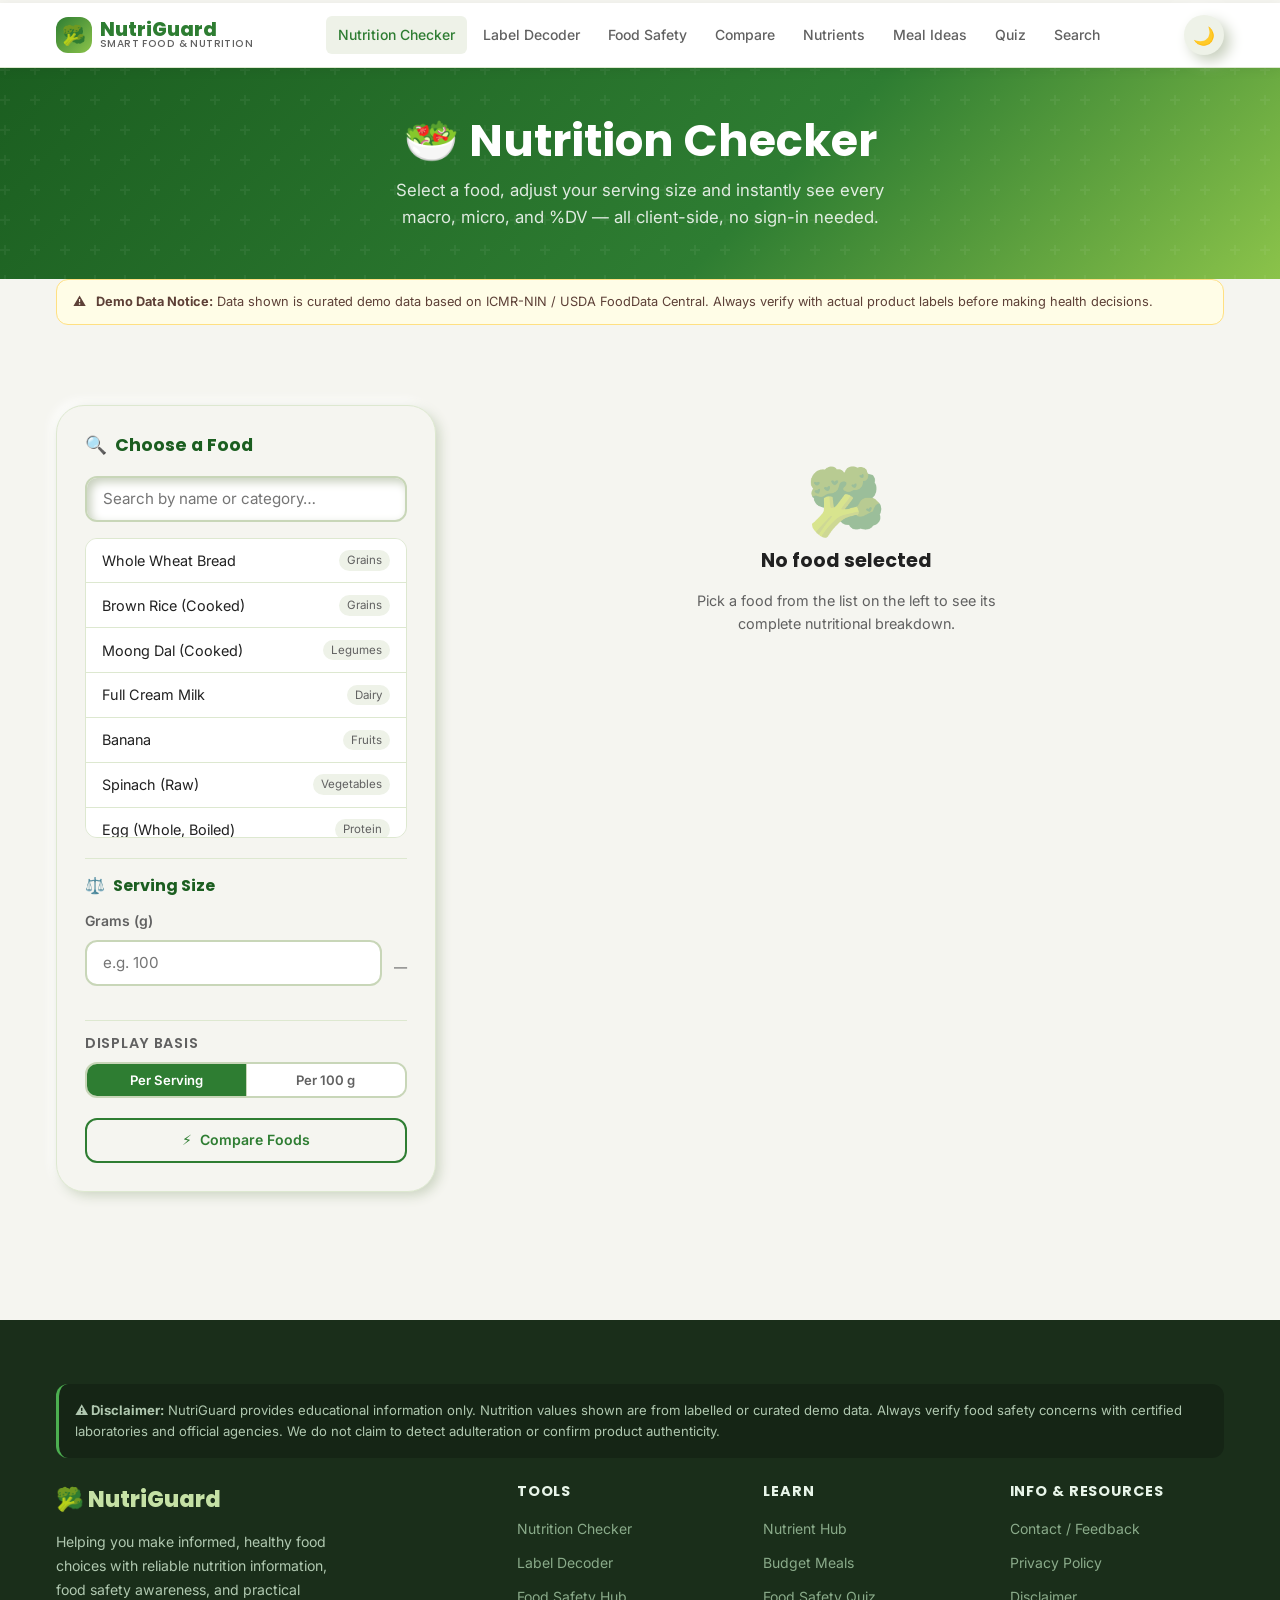
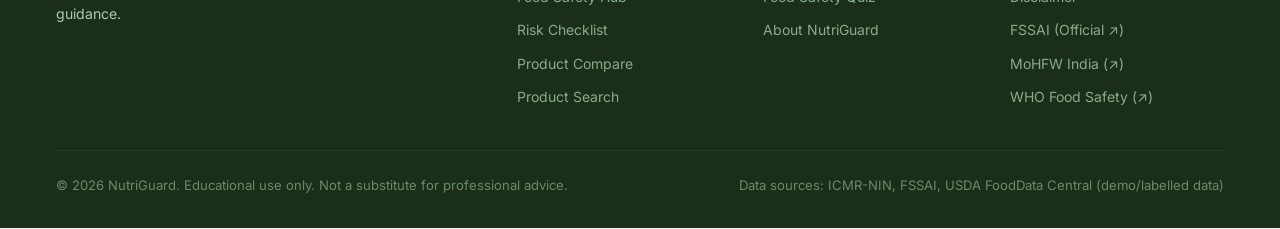
<file: nutrition-checker.html>
<!DOCTYPE html>
<html lang="en" data-theme="">
<head>
  <meta charset="UTF-8">
  <meta name="viewport" content="width=device-width, initial-scale=1.0">
  <title>Nutrition Checker — NutriGuard</title>
  <meta name="description" content="Check detailed nutrition facts for Indian foods. Calories, protein, carbs, fats, vitamins and minerals with serving-size calculations.">
  <meta property="og:title" content="Nutrition Checker — NutriGuard">
  <meta property="og:description" content="Check detailed nutrition facts for Indian foods. Calories, protein, carbs, fats, vitamins and minerals with serving-size calculations.">
  <meta property="og:type" content="website">
  <meta name="theme-color" content="#2e7d32">
  <link rel="icon" href="favicon.svg" type="image/svg+xml">
  <link rel="preconnect" href="https://fonts.googleapis.com">
  <link rel="preconnect" href="https://fonts.gstatic.com" crossorigin>
  <link href="https://fonts.googleapis.com/css2?family=Inter:wght@400;500;600;700&family=Poppins:wght@700;800&display=swap" rel="stylesheet">
  <link rel="stylesheet" href="css/style.css">
  <style>
    /* ── Page-level styles ── */
    .nc-hero {
      background: linear-gradient(135deg, var(--clr-primary-dark) 0%, var(--clr-primary) 60%, var(--clr-accent) 100%);
      color: white;
      padding: 3rem 0 2.5rem;
      text-align: center;
      position: relative;
      overflow: hidden;
    }
    .nc-hero::before {
      content: '';
      position: absolute;
      inset: 0;
      background: url("data:image/svg+xml,%3Csvg width='60' height='60' viewBox='0 0 60 60' xmlns='http://www.w3.org/2000/svg'%3E%3Cg fill='none' fill-rule='evenodd'%3E%3Cg fill='%23ffffff' fill-opacity='0.05'%3E%3Cpath d='M36 34v-4h-2v4h-4v2h4v4h2v-4h4v-2h-4zm0-30V0h-2v4h-4v2h4v4h2V6h4V4h-4zM6 34v-4H4v4H0v2h4v4h2v-4h4v-2H6zM6 4V0H4v4H0v2h4v4h2V6h4V4H6z'/%3E%3C/g%3E%3C/g%3E%3C/svg%3E");
    }
    .nc-hero h1 { font-size: clamp(1.8rem, 4vw, 2.8rem); color: white; margin-bottom: .5rem; position: relative; }
    .nc-hero p  { font-size: 1.05rem; color: rgba(255,255,255,.85); max-width: 540px; margin: 0 auto .5rem; position: relative; }

    /* ── Layout ── */
    .nc-layout {
      display: grid;
      grid-template-columns: 1fr;
      gap: 2rem;
      padding: 2.5rem 0 4rem;
    }
    @media (min-width: 960px) {
      .nc-layout { grid-template-columns: 380px 1fr; align-items: start; }
    }

    /* ── Controls panel ── */
    .nc-controls {
      background: var(--clr-bg);
      border-radius: var(--r-xl);
      padding: 1.75rem;
      box-shadow: var(--neu-shadow-card);
      border: 1px solid var(--clr-divider);
      position: sticky;
      top: 80px;
    }
    .nc-controls h2 {
      font-size: 1.1rem;
      margin-bottom: 1.25rem;
      color: var(--clr-primary-dark);
      display: flex;
      align-items: center;
      gap: .5rem;
    }

    /* Search */
    .nc-search-wrap { position: relative; margin-bottom: 1rem; }
    .nc-search-input {
      width: 100%;
      padding: .7rem 2.8rem .7rem 1rem;
      border-radius: var(--r-md);
      border: 2px solid var(--clr-border);
      background: var(--clr-surface);
      color: var(--clr-text);
      font-size: .95rem;
      outline: none;
      transition: border-color var(--transition), box-shadow var(--transition);
      box-shadow: var(--neu-shadow-in);
    }
    .nc-search-input:focus {
      border-color: var(--clr-primary-light);
      box-shadow: 0 0 0 3px rgba(76,175,80,.18), var(--neu-shadow-in);
    }
    .nc-search-clear {
      position: absolute;
      right: 10px;
      top: 50%;
      transform: translateY(-50%);
      color: var(--clr-text-muted);
      font-size: 1rem;
      padding: 4px;
      display: none;
      background: none;
      border: none;
      cursor: pointer;
      line-height: 1;
    }
    .nc-search-clear.visible { display: block; }

    /* Food list */
    .nc-food-list {
      list-style: none;
      max-height: 300px;
      overflow-y: auto;
      border: 1px solid var(--clr-divider);
      border-radius: var(--r-md);
      background: var(--clr-surface);
      margin-bottom: 1.25rem;
      scrollbar-width: thin;
      scrollbar-color: var(--clr-border) transparent;
    }
    .nc-food-list::-webkit-scrollbar { width: 6px; }
    .nc-food-list::-webkit-scrollbar-track { background: transparent; }
    .nc-food-list::-webkit-scrollbar-thumb { background: var(--clr-border); border-radius: 10px; }

    .nc-food-item {
      padding: .65rem 1rem;
      cursor: pointer;
      display: flex;
      align-items: center;
      justify-content: space-between;
      gap: .5rem;
      border-bottom: 1px solid var(--clr-divider);
      transition: background var(--transition);
      font-size: .9rem;
    }
    .nc-food-item:last-child { border-bottom: none; }
    .nc-food-item:hover { background: var(--clr-surface-alt); }
    .nc-food-item.selected {
      background: #e8f5e9;
      color: var(--clr-primary-dark);
      font-weight: 600;
    }
    [data-theme="dark"] .nc-food-item.selected { background: rgba(46,125,50,.2); }
    .nc-food-category {
      font-size: .72rem;
      color: var(--clr-text-muted);
      background: var(--clr-surface-alt);
      padding: 1px 8px;
      border-radius: var(--r-full);
      white-space: nowrap;
      flex-shrink: 0;
    }
    .nc-food-item.selected .nc-food-category { background: rgba(46,125,50,.15); color: var(--clr-primary); }
    .nc-no-results {
      text-align: center;
      padding: 1.5rem;
      color: var(--clr-text-muted);
      font-size: .88rem;
    }

    /* Serving control */
    .nc-serving-row {
      display: flex;
      gap: .75rem;
      align-items: flex-end;
      margin-bottom: .5rem;
    }
    .nc-serving-row .form-group { margin-bottom: 0; flex: 1; }
    .nc-serving-unit {
      font-size: .82rem;
      color: var(--clr-text-muted);
      padding-bottom: .55rem;
      white-space: nowrap;
      line-height: 1.4;
      flex-shrink: 0;
      max-width: 130px;
    }
    .nc-error-msg {
      font-size: .78rem;
      color: var(--clr-error);
      margin-top: .25rem;
      min-height: 1em;
    }

    /* Toggle basis */
    .basis-toggle {
      display: flex;
      border: 2px solid var(--clr-border);
      border-radius: var(--r-md);
      overflow: hidden;
      margin-bottom: 1.25rem;
    }
    .basis-btn {
      flex: 1;
      padding: .5rem .75rem;
      font-size: .82rem;
      font-weight: 600;
      color: var(--clr-text-muted);
      background: var(--clr-surface);
      border: none;
      cursor: pointer;
      transition: background var(--transition), color var(--transition);
      text-align: center;
    }
    .basis-btn.active {
      background: var(--clr-primary);
      color: white;
    }
    .basis-btn:first-child { border-right: 1px solid var(--clr-border); }

    /* Compare link */
    .nc-compare-link {
      display: flex;
      align-items: center;
      justify-content: center;
      gap: .5rem;
      margin-top: 1.25rem;
      padding: .6rem 1.2rem;
      border-radius: var(--r-md);
      border: 2px solid var(--clr-primary);
      color: var(--clr-primary);
      font-weight: 600;
      font-size: .88rem;
      text-decoration: none;
      transition: all var(--transition);
    }
    .nc-compare-link:hover {
      background: var(--clr-primary);
      color: white;
      text-decoration: none;
    }

    /* ── Results panel ── */
    .nc-results { min-height: 400px; }

    /* Empty state */
    .nc-empty {
      display: flex;
      flex-direction: column;
      align-items: center;
      justify-content: center;
      text-align: center;
      padding: 4rem 2rem;
      gap: 1rem;
      color: var(--clr-text-muted);
    }
    .nc-empty-icon {
      font-size: 4rem;
      opacity: .45;
      line-height: 1;
    }
    .nc-empty h3 { font-size: 1.2rem; color: var(--clr-text); }
    .nc-empty p { font-size: .9rem; max-width: 340px; }

    /* Skeleton */
    .nc-skeleton {
      display: none;
    }
    .nc-skeleton.visible { display: block; animation: fadeIn .25s ease; }
    .sk-line { height: 1rem; border-radius: var(--r-md); margin-bottom: .6rem; }

    /* Food header */
    .nc-food-header {
      display: flex;
      align-items: flex-start;
      justify-content: space-between;
      gap: 1rem;
      margin-bottom: 1.5rem;
      flex-wrap: wrap;
    }
    .nc-food-title { flex: 1; min-width: 200px; }
    .nc-food-title h2 { font-size: 1.45rem; color: var(--clr-primary-dark); margin-bottom: .25rem; }
    .nc-food-cat-badge {
      display: inline-flex;
      align-items: center;
      gap: .3rem;
      font-size: .75rem;
      font-weight: 700;
      letter-spacing: .05em;
      text-transform: uppercase;
      background: var(--clr-surface-alt);
      color: var(--clr-primary);
      border: 1px solid var(--clr-border);
      padding: 2px 10px;
      border-radius: var(--r-full);
    }
    .nc-claim {
      font-size: .82rem;
      color: var(--clr-primary);
      font-style: italic;
      margin-top: .35rem;
      display: flex;
      align-items: center;
      gap: .3rem;
    }

    /* ── Nutrition facts panel ── */
    .nutrition-facts {
      background: var(--clr-surface);
      border: 3px solid var(--clr-text);
      border-radius: var(--r-md);
      padding: 1rem 1.1rem;
      max-width: 420px;
      font-family: 'Arial', sans-serif;
    }
    .nf-title {
      font-size: 2rem;
      font-family: 'Arial Black', 'Arial', sans-serif;
      font-weight: 900;
      line-height: 1;
      border-bottom: 8px solid var(--clr-text);
      padding-bottom: .4rem;
      margin-bottom: .3rem;
    }
    .nf-serving-info {
      font-size: .82rem;
      border-bottom: 3px solid var(--clr-text);
      padding-bottom: .4rem;
      margin-bottom: .25rem;
      line-height: 1.5;
    }
    .nf-serving-label { font-weight: 700; }
    .nf-calories-row {
      border-bottom: 6px solid var(--clr-text);
      padding-bottom: .4rem;
      margin-bottom: .2rem;
      display: flex;
      align-items: flex-end;
      justify-content: space-between;
    }
    .nf-calories-label { font-size: .78rem; font-weight: 700; line-height: 1.2; }
    .nf-calories-val {
      font-size: 2.8rem;
      font-weight: 900;
      line-height: 1;
      font-family: 'Arial Black', 'Arial', sans-serif;
    }
    .nf-col-header {
      display: flex;
      justify-content: flex-end;
      font-size: .72rem;
      font-weight: 700;
      border-top: 1px solid var(--clr-text);
      padding: 2px 0;
      gap: 2rem;
      color: var(--clr-text-muted);
    }
    .nf-row {
      display: flex;
      justify-content: space-between;
      align-items: center;
      border-top: 1px solid #c0c0c0;
      padding: 2px 0;
      font-size: .88rem;
      gap: .5rem;
    }
    .nf-row.thick { border-top: 5px solid var(--clr-text); }
    .nf-row.bold .nf-label { font-weight: 700; }
    .nf-indent .nf-label { padding-left: 1.1rem; font-weight: 400; font-size: .84rem; }
    .nf-values {
      display: flex;
      gap: 2rem;
      align-items: center;
      flex-shrink: 0;
      font-size: .83rem;
    }
    .nf-dv { font-weight: 700; min-width: 40px; text-align: right; }
    .nf-per-serving { min-width: 70px; text-align: right; }
    .nf-per100g { min-width: 50px; text-align: right; color: var(--clr-text-muted); }

    .nf-daily-footnote {
      border-top: 3px solid var(--clr-text);
      margin-top: .5rem;
      padding-top: .4rem;
      font-size: .7rem;
      line-height: 1.45;
      color: var(--clr-text-muted);
    }

    /* ── DV bar section ── */
    .nc-dv-section {
      margin-top: 1.75rem;
    }
    .nc-dv-section h3 {
      font-size: .95rem;
      margin-bottom: .85rem;
      color: var(--clr-text);
    }
    .nc-dv-grid {
      display: grid;
      grid-template-columns: 1fr;
      gap: .6rem;
    }
    @media (min-width: 600px) {
      .nc-dv-grid { grid-template-columns: 1fr 1fr; }
    }
    .nc-dv-item { }
    .nc-dv-label-row {
      display: flex;
      justify-content: space-between;
      align-items: center;
      font-size: .8rem;
      margin-bottom: 3px;
    }
    .nc-dv-name { font-weight: 600; color: var(--clr-text); }
    .nc-dv-pct  { font-weight: 700; }
    .nc-dv-pct.low    { color: var(--clr-primary); }
    .nc-dv-pct.medium { color: #e65100; }
    .nc-dv-pct.high   { color: #c62828; }
    .dv-bar-track {
      width: 100%;
      height: 7px;
      background: var(--clr-divider);
      border-radius: var(--r-full);
      overflow: hidden;
    }
    .dv-bar-fill {
      height: 100%;
      background: linear-gradient(90deg, var(--clr-primary), var(--clr-accent));
      border-radius: var(--r-full);
      transition: width .65s ease;
    }
    .dv-bar-fill.warn   { background: linear-gradient(90deg, #f9a825, #e65100); }
    .dv-bar-fill.danger { background: linear-gradient(90deg, #e53935, #b71c1c); }

    /* ── Allergen badges ── */
    .nc-allergen-section { margin-top: 1.75rem; }
    .nc-allergen-section h3 { font-size: .95rem; margin-bottom: .6rem; }
    .nc-allergen-badges { display: flex; flex-wrap: wrap; gap: .4rem; }
    .allergen-badge {
      display: inline-flex;
      align-items: center;
      gap: .3rem;
      padding: .28rem .75rem;
      border-radius: var(--r-full);
      font-size: .76rem;
      font-weight: 700;
      background: #fff3e0;
      color: #bf360c;
      border: 1px solid #ffccbc;
    }
    [data-theme="dark"] .allergen-badge { background: rgba(191,54,12,.18); color: #ffab91; border-color: rgba(191,54,12,.35); }
    .nc-no-allergens {
      font-size: .85rem;
      color: var(--clr-primary);
      display: flex;
      align-items: center;
      gap: .4rem;
    }

    /* ── Additives ── */
    .nc-additives { margin-top: 1rem; }
    .nc-additives h4 { font-size: .85rem; margin-bottom: .4rem; color: var(--clr-text-muted); }
    .additive-badge {
      display: inline-flex;
      align-items: center;
      margin: .2rem .2rem 0 0;
      padding: .22rem .65rem;
      border-radius: var(--r-full);
      font-size: .73rem;
      font-weight: 600;
      background: var(--clr-surface-alt);
      color: var(--clr-text-muted);
      border: 1px solid var(--clr-divider);
    }

    /* ── Data source note ── */
    .nc-source-note {
      margin-top: 1.75rem;
      padding: .85rem 1rem;
      border-radius: var(--r-md);
      background: #e8f5e9;
      border-left: 4px solid var(--clr-primary);
      font-size: .8rem;
      color: #1b5e20;
      line-height: 1.55;
      display: flex;
      gap: .6rem;
      align-items: flex-start;
    }
    [data-theme="dark"] .nc-source-note { background: rgba(46,125,50,.12); color: #a5d6a7; border-color: var(--clr-primary); }
    .nc-source-note strong { display: block; margin-bottom: .15rem; }

    /* ── Highlight summary cards ── */
    .nc-summary-cards {
      display: grid;
      grid-template-columns: repeat(2, 1fr);
      gap: .75rem;
      margin-bottom: 1.5rem;
    }
    @media (min-width: 500px) { .nc-summary-cards { grid-template-columns: repeat(4, 1fr); } }
    .nc-summary-card {
      background: var(--clr-bg);
      border-radius: var(--r-lg);
      padding: .85rem .75rem;
      box-shadow: var(--neu-shadow-card);
      text-align: center;
      border: 1px solid var(--clr-divider);
    }
    .nc-summary-card .sc-val {
      font-size: 1.35rem;
      font-weight: 800;
      color: var(--clr-primary-dark);
      font-family: var(--font-display);
      line-height: 1.1;
    }
    .nc-summary-card .sc-unit { font-size: .7rem; color: var(--clr-text-muted); font-weight: 500; }
    .nc-summary-card .sc-label { font-size: .72rem; color: var(--clr-text-muted); margin-top: .2rem; }

    /* ── Animations ── */
    @keyframes fadeIn { from { opacity: 0; transform: translateY(8px); } to { opacity: 1; transform: translateY(0); } }
    .nc-result-content { animation: fadeIn .3s ease; }

    /* ── Responsive footer-note ── */
    .nc-disclaimer-banner {
      background: #fffde7;
      border: 1px solid #ffe082;
      border-radius: var(--r-md);
      padding: .75rem 1rem;
      font-size: .8rem;
      color: #5d4037;
      margin-bottom: 2.5rem;
      display: flex;
      gap: .6rem;
      align-items: flex-start;
    }
    [data-theme="dark"] .nc-disclaimer-banner { background: rgba(249,168,37,.1); color: #ffe082; border-color: rgba(249,168,37,.3); }
  </style>
</head>
<body>
  <main id="main-content">

    <!-- Hero -->
    <section class="nc-hero" aria-labelledby="nc-hero-heading">
      <div class="container">
        <h1 id="nc-hero-heading">🥗 Nutrition Checker</h1>
        <p>Select a food, adjust your serving size and instantly see every macro, micro, and %DV — all client-side, no sign-in needed.</p>
      </div>
    </section>

    <!-- Disclaimer banner -->
    <div class="container">
      <div class="nc-disclaimer-banner" role="note" aria-label="Data disclaimer">
        <span aria-hidden="true">⚠️</span>
        <span><strong>Demo Data Notice:</strong> Data shown is curated demo data based on ICMR-NIN / USDA FoodData Central. Always verify with actual product labels before making health decisions.</span>
      </div>
    </div>

    <!-- Main layout -->
    <div class="container">
      <div class="nc-layout">

        <!-- ── LEFT: Controls ── -->
        <aside class="nc-controls" aria-label="Food selector and serving controls">
          <h2><span aria-hidden="true">🔍</span> Choose a Food</h2>

          <!-- Search -->
          <div class="nc-search-wrap" role="search">
            <label for="nc-search" class="sr-only">Search foods</label>
            <input
              type="search"
              id="nc-search"
              class="nc-search-input"
              placeholder="Search by name or category…"
              autocomplete="off"
              aria-label="Search foods by name or category"
              aria-controls="nc-food-list"
            >
            <button class="nc-search-clear" id="nc-search-clear" aria-label="Clear search" title="Clear search">✕</button>
          </div>

          <!-- Food list -->
          <ul id="nc-food-list" class="nc-food-list" role="listbox" aria-label="Available foods" tabindex="0"></ul>

          <hr style="border:none;border-top:1px solid var(--clr-divider);margin:.5rem 0 1.1rem;">

          <!-- Serving size -->
          <h2 style="font-size:1rem;margin-bottom:.85rem;"><span aria-hidden="true">⚖️</span> Serving Size</h2>
          <div class="nc-serving-row">
            <div class="form-group">
              <label for="nc-serving-input">Grams (g)</label>
              <input
                type="number"
                id="nc-serving-input"
                class="form-control"
                min="1"
                max="2000"
                step="1"
                value=""
                placeholder="e.g. 100"
                aria-label="Serving size in grams"
                disabled
              >
            </div>
            <div class="nc-serving-unit" id="nc-serving-unit-label" aria-live="polite">—</div>
          </div>
          <div class="nc-error-msg" id="nc-serving-error" role="alert" aria-live="polite"></div>

          <hr style="border:none;border-top:1px solid var(--clr-divider);margin:.85rem 0;">

          <!-- Basis toggle -->
          <h2 style="font-size:.9rem;margin-bottom:.6rem;color:var(--clr-text-muted);font-weight:600;text-transform:uppercase;letter-spacing:.05em;">Display basis</h2>
          <div class="basis-toggle" role="group" aria-label="Display basis toggle">
            <button class="basis-btn active" id="btn-per-serving" aria-pressed="true">Per Serving</button>
            <button class="basis-btn" id="btn-per-100g" aria-pressed="false">Per 100 g</button>
          </div>

          <!-- Compare link -->
          <a href="compare.html" class="nc-compare-link" aria-label="Compare multiple foods on the Compare page">
            <span aria-hidden="true">⚡</span> Compare Foods
          </a>
        </aside>

        <!-- ── RIGHT: Results ── -->
        <section class="nc-results" aria-label="Nutrition results" aria-live="polite">

          <!-- Empty state -->
          <div class="nc-empty" id="nc-empty" role="status" aria-live="polite">
            <div class="nc-empty-icon" aria-hidden="true">🥦</div>
            <h3>No food selected</h3>
            <p>Pick a food from the list on the left to see its complete nutritional breakdown.</p>
          </div>

          <!-- Skeleton loader -->
          <div class="nc-skeleton" id="nc-skeleton" aria-hidden="true">
            <div class="skeleton sk-line wide"  style="height:2rem;width:60%;margin-bottom:.85rem;"></div>
            <div class="nc-summary-cards">
              <div class="skeleton nc-summary-card" style="height:80px;"></div>
              <div class="skeleton nc-summary-card" style="height:80px;"></div>
              <div class="skeleton nc-summary-card" style="height:80px;"></div>
              <div class="skeleton nc-summary-card" style="height:80px;"></div>
            </div>
            <div class="skeleton sk-line" style="height:240px;max-width:420px;"></div>
          </div>

          <!-- Actual result content (hidden until food selected) -->
          <div id="nc-result-content" hidden>
            <!-- Food header -->
            <div class="nc-food-header">
              <div class="nc-food-title">
                <h2 id="result-food-name">—</h2>
                <span class="nc-food-cat-badge" id="result-food-cat">—</span>
                <p class="nc-claim" id="result-health-claim" hidden></p>
              </div>
            </div>

            <!-- Quick summary cards -->
            <div class="nc-summary-cards" id="nc-summary-cards"></div>

            <!-- Nutrition Facts label -->
            <div class="nutrition-facts" id="nf-panel" role="region" aria-label="Nutrition Facts panel">
              <div class="nf-title">Nutrition Facts</div>
              <div class="nf-serving-info" id="nf-serving-info"></div>
              <div class="nf-calories-row" id="nf-calories-row"></div>
              <!-- column header -->
              <div class="nf-col-header" id="nf-col-header"></div>
              <!-- rows injected here -->
              <div id="nf-rows"></div>
              <div class="nf-daily-footnote">
                * Percent Daily Values are based on a 2,000 kcal diet (FSSAI reference values for Indian adults).
                Your daily values may be higher or lower depending on your calorie needs.
              </div>
            </div>

            <!-- DV bars -->
            <div class="nc-dv-section" id="nc-dv-section">
              <h3>% Daily Value — Key Nutrients</h3>
              <div class="nc-dv-grid" id="nc-dv-grid"></div>
            </div>

            <!-- Allergens -->
            <div class="nc-allergen-section">
              <h3>⚠️ Allergen Information</h3>
              <div class="nc-allergen-badges" id="nc-allergens"></div>
            </div>

            <!-- Additives (if any) -->
            <div class="nc-additives" id="nc-additives-wrap" hidden>
              <h4>🧪 Additives / Preservatives</h4>
              <div id="nc-additives"></div>
            </div>

            <!-- Source note -->
            <div class="nc-source-note" id="nc-source-note" role="note">
              <span aria-hidden="true">ℹ️</span>
              <div>
                <strong>Data Source</strong>
                <span id="nc-note-text">ICMR-NIN / USDA FoodData Central (curated demo data)</span>.
                Always verify with actual product labels before making dietary decisions.
              </div>
            </div>
          </div>

        </section>
      </div><!-- /.nc-layout -->
    </div><!-- /.container -->

  </main>

  <script src="js/nutrition-data.js"></script>
  <script src="js/components.js"></script>
  <script>
  /* =====================================================
     NutriGuard — Nutrition Checker Page Script
     ===================================================== */
  (function () {
    'use strict';

    /* ── State ── */
    let selectedFood  = null;   // full food object from NUTRITION_DB
    let servingG      = 100;    // current serving in grams
    let displayBasis  = 'serving'; // 'serving' | '100g'
    let skeletonTimer = null;

    /* ── DOM refs ── */
    const searchInput    = document.getElementById('nc-search');
    const searchClear    = document.getElementById('nc-search-clear');
    const foodList       = document.getElementById('nc-food-list');
    const servingInput   = document.getElementById('nc-serving-input');
    const servingUnitLbl = document.getElementById('nc-serving-unit-label');
    const servingError   = document.getElementById('nc-serving-error');
    const btnPerServing  = document.getElementById('btn-per-serving');
    const btnPer100g     = document.getElementById('btn-per-100g');

    const emptyState     = document.getElementById('nc-empty');
    const skeleton       = document.getElementById('nc-skeleton');
    const resultContent  = document.getElementById('nc-result-content');

    /* result sub-elements */
    const elFoodName     = document.getElementById('result-food-name');
    const elFoodCat      = document.getElementById('result-food-cat');
    const elHealthClaim  = document.getElementById('result-health-claim');
    const elSummCards    = document.getElementById('nc-summary-cards');
    const elNfServInfo   = document.getElementById('nf-serving-info');
    const elNfCalRow     = document.getElementById('nf-calories-row');
    const elNfColHeader  = document.getElementById('nf-col-header');
    const elNfRows       = document.getElementById('nf-rows');
    const elDvGrid       = document.getElementById('nc-dv-grid');
    const elAllergens    = document.getElementById('nc-allergens');
    const elAdditivesWrap = document.getElementById('nc-additives-wrap');
    const elAdditives    = document.getElementById('nc-additives');
    const elNoteText     = document.getElementById('nc-note-text');

    /* ── Helper: safe format ── */
    function fmt(val, decimals = 1) {
      if (val === undefined || val === null || isNaN(val)) return 'N/A';
      const n = parseFloat(val);
      if (isNaN(n)) return 'N/A';
      return n.toFixed(decimals);
    }

    /* ── Helper: DV bar class ── */
    function dvClass(pct) {
      if (pct === null || pct === undefined) return '';
      if (pct > 30) return 'danger';
      if (pct >= 15) return 'warn';
      return '';
    }

    /* ── Helper: DV pct class for label ── */
    function dvLabelClass(pct) {
      if (pct === null || pct === undefined) return '';
      if (pct > 30) return 'high';
      if (pct >= 15) return 'medium';
      return 'low';
    }

    /* ── Render food list ── */
    function renderFoodList(query) {
      const results = window.searchFoods ? window.searchFoods(query) : window.NUTRITION_DB;
      foodList.innerHTML = '';

      if (!results || results.length === 0) {
        foodList.innerHTML = `<li class="nc-no-results" role="option" aria-selected="false">No foods found for "<strong>${escHtml(query)}</strong>"</li>`;
        return;
      }

      results.forEach(food => {
        const li = document.createElement('li');
        li.className = 'nc-food-item' + (selectedFood && selectedFood.id === food.id ? ' selected' : '');
        li.setAttribute('role', 'option');
        li.setAttribute('aria-selected', selectedFood && selectedFood.id === food.id ? 'true' : 'false');
        li.setAttribute('tabindex', '0');
        li.setAttribute('data-id', food.id);
        li.innerHTML = `
          <span class="nc-food-name-text">${escHtml(food.name)}</span>
          <span class="nc-food-category">${escHtml(food.category)}</span>
        `;
        li.addEventListener('click', () => selectFood(food));
        li.addEventListener('keydown', e => {
          if (e.key === 'Enter' || e.key === ' ') { e.preventDefault(); selectFood(food); }
          if (e.key === 'ArrowDown') { e.preventDefault(); const next = li.nextElementSibling; if (next) next.focus(); }
          if (e.key === 'ArrowUp') { e.preventDefault(); const prev = li.previousElementSibling; if (prev) prev.focus(); }
        });
        foodList.appendChild(li);
      });
    }

    /* ── Select a food ── */
    function selectFood(food) {
      selectedFood = food;
      servingG = food.servingSize || 100;

      servingInput.value = servingG;
      servingInput.disabled = false;
      servingUnitLbl.textContent = food.servingUnit || 'g';
      servingError.textContent = '';

      // Update list selection state
      renderFoodList(searchInput.value);

      showSkeleton();
      setTimeout(() => {
        hideSkeleton();
        renderResults();
      }, 380); // brief skeleton moment
    }

    /* ── Skeleton ── */
    function showSkeleton() {
      emptyState.hidden = true;
      emptyState.removeAttribute('aria-hidden');
      emptyState.setAttribute('aria-hidden', 'true');
      resultContent.hidden = true;
      skeleton.classList.add('visible');
      skeleton.removeAttribute('aria-hidden');
    }
    function hideSkeleton() {
      skeleton.classList.remove('visible');
      skeleton.setAttribute('aria-hidden', 'true');
    }

    /* ── Main render ── */
    function renderResults() {
      if (!selectedFood) return;

      const food     = selectedFood;
      const per100g  = food.per100g;
      const serving  = window.calcServing(per100g, servingG);
      const isServing = displayBasis === 'serving';

      /* Display data = what we show as "primary" values */
      const display = isServing ? serving : per100g;
      const basisLabel = isServing
        ? `${servingG}g serving`
        : 'per 100 g';

      /* Food header */
      elFoodName.textContent = food.name;
      elFoodCat.textContent  = food.category;
      if (food.healthClaim) {
        elHealthClaim.innerHTML = `<span aria-hidden="true">✅</span> ${escHtml(food.healthClaim)}`;
        elHealthClaim.hidden = false;
      } else {
        elHealthClaim.hidden = true;
      }

      /* ── Summary cards ── */
      const summaryNutrients = [
        { key: 'calories', label: 'Calories', unit: 'kcal', decimals: 0 },
        { key: 'protein',  label: 'Protein',  unit: 'g',    decimals: 1 },
        { key: 'carbs',    label: 'Carbs',    unit: 'g',    decimals: 1 },
        { key: 'fat',      label: 'Fat',      unit: 'g',    decimals: 1 },
      ];
      elSummCards.innerHTML = summaryNutrients.map(n => {
        const val = display[n.key];
        const disp = (val !== undefined && val !== null && !isNaN(val))
          ? parseFloat(val).toFixed(n.decimals)
          : 'N/A';
        return `
          <div class="nc-summary-card card-neu" role="figure" aria-label="${n.label}: ${disp} ${n.unit}">
            <div class="sc-val">${disp}</div>
            <div class="sc-unit">${n.unit}</div>
            <div class="sc-label">${n.label}</div>
          </div>`;
      }).join('');

      /* ── Nutrition Facts label ── */
      elNfServInfo.innerHTML = `
        <span class="nf-serving-label">Serving size:</span>
        ${servingG}g &nbsp;|&nbsp; ${escHtml(food.servingUnit || 'g')}
      `;

      const calVal = serving.calories;
      elNfCalRow.innerHTML = `
        <div>
          <div class="nf-calories-label">Amount per<br>serving</div>
          <div style="font-size:.72rem;font-weight:700;margin-top:2px;">Calories</div>
        </div>
        <div class="nf-calories-val">${(calVal !== undefined && !isNaN(calVal)) ? Math.round(calVal) : 'N/A'}</div>
      `;

      /* Column header */
      elNfColHeader.innerHTML = `
        <span>% DV*</span>
        <span>${servingG}g</span>
        <span>100g</span>
      `;

      /* Row definitions */
      const nfRows = [
        { key: 'fat',          label: 'Total Fat',          bold: true, thick: false },
        { key: 'saturatedFat', label: 'Saturated Fat',      bold: false, indent: true },
        { key: 'carbs',        label: 'Total Carbohydrate', bold: true, thick: true },
        { key: 'fibre',        label: 'Dietary Fibre',      bold: false, indent: true },
        { key: 'sugar',        label: 'Total Sugars',       bold: false, indent: true },
        { key: 'protein',      label: 'Protein',            bold: true, thick: true },
        { key: 'sodium',       label: 'Sodium',             bold: true, thick: true },
        { key: 'potassium',    label: 'Potassium',          bold: false },
        { key: 'calcium',      label: 'Calcium',            bold: false },
        { key: 'iron',         label: 'Iron',               bold: false },
        { key: 'vitaminC',     label: 'Vitamin C',          bold: false },
        { key: 'vitaminA',     label: 'Vitamin A',          bold: false },
        { key: 'vitaminD',     label: 'Vitamin D',          bold: false },
        { key: 'vitaminB12',   label: 'Vitamin B12',        bold: false },
        { key: 'folate',       label: 'Folate',             bold: false },
        { key: 'magnesium',    label: 'Magnesium',          bold: false },
        { key: 'zinc',         label: 'Zinc',               bold: false },
        { key: 'phosphorus',   label: 'Phosphorus',         bold: false },
      ];

      const UNITS = window.NUTRIENT_UNITS || {};
      elNfRows.innerHTML = '';

      nfRows.forEach(row => {
        const valServing = serving[row.key];
        const val100g    = per100g[row.key];

        // Only show rows that exist in the food
        if (val100g === undefined || val100g === null) return;

        const unit        = UNITS[row.key] || 'g';
        const dvPct       = window.getDV ? window.getDV(row.key, valServing) : null;
        const dvStr       = (dvPct !== null && dvPct !== undefined) ? dvPct + '%' : '—';

        const servingDisp = (valServing !== undefined && !isNaN(valServing))
          ? fmt(valServing, unit === 'kcal' ? 0 : unit === 'µg' ? 1 : 1) + unit
          : 'N/A';
        const p100Disp    = (val100g !== undefined && !isNaN(val100g))
          ? fmt(val100g, unit === 'kcal' ? 0 : 1) + unit
          : 'N/A';

        const div = document.createElement('div');
        div.className = 'nf-row'
          + (row.thick  ? ' thick'  : '')
          + (row.bold   ? ' bold'   : '')
          + (row.indent ? ' nf-indent' : '');

        div.innerHTML = `
          <span class="nf-label">${escHtml(row.label)}</span>
          <span class="nf-values">
            <span class="nf-dv">${dvStr}</span>
            <span class="nf-per-serving">${servingDisp}</span>
            <span class="nf-per100g">${p100Disp}</span>
          </span>`;
        elNfRows.appendChild(div);
      });

      /* ── DV Bars ── */
      const dvBarNutrients = [
        'fat', 'saturatedFat', 'carbs', 'fibre', 'sugar',
        'protein', 'sodium', 'potassium', 'calcium', 'iron',
        'vitaminC', 'vitaminA', 'vitaminD', 'vitaminB12',
        'folate', 'magnesium', 'zinc', 'phosphorus'
      ];
      const DISPLAY_NAMES = window.NUTRIENT_DISPLAY_NAMES || {};

      elDvGrid.innerHTML = '';
      dvBarNutrients.forEach(key => {
        const val100g = per100g[key];
        if (val100g === undefined || val100g === null) return;

        const servingVal = serving[key];
        if (servingVal === undefined || isNaN(servingVal)) return;

        const dvPct = window.getDV ? window.getDV(key, servingVal) : null;
        if (dvPct === null) return; // no DV defined

        const barWidth  = Math.min(dvPct, 100);
        const barFill   = dvClass(dvPct);
        const lblClass  = dvLabelClass(dvPct);
        const unit      = UNITS[key] || 'g';
        const name      = DISPLAY_NAMES[key] || key;
        const valStr    = fmt(servingVal, unit === 'µg' ? 1 : 1) + unit;

        const item = document.createElement('div');
        item.className = 'nc-dv-item';
        item.innerHTML = `
          <div class="nc-dv-label-row">
            <span class="nc-dv-name">${escHtml(name)}</span>
            <span class="nc-dv-pct ${lblClass}">${dvPct}% DV &nbsp;·&nbsp; ${valStr}</span>
          </div>
          <div class="dv-bar-track" role="progressbar" aria-valuenow="${dvPct}" aria-valuemin="0" aria-valuemax="100" aria-label="${name} ${dvPct}% daily value">
            <div class="dv-bar-fill ${barFill}" style="width:${barWidth}%"></div>
          </div>`;
        elDvGrid.appendChild(item);
      });

      /* ── Allergens ── */
      elAllergens.innerHTML = '';
      if (food.allergens && food.allergens.length > 0) {
        food.allergens.forEach(a => {
          const span = document.createElement('span');
          span.className = 'allergen-badge';
          span.innerHTML = `<span aria-hidden="true">⚠</span> ${escHtml(a)}`;
          elAllergens.appendChild(span);
        });
      } else {
        elAllergens.innerHTML = `<span class="nc-no-allergens"><span aria-hidden="true">✅</span> No major allergens declared</span>`;
      }

      /* ── Additives ── */
      if (food.additives && food.additives.length > 0) {
        elAdditivesWrap.hidden = false;
        elAdditives.innerHTML = food.additives.map(a =>
          `<span class="additive-badge">${escHtml(a)}</span>`
        ).join('');
      } else {
        elAdditivesWrap.hidden = true;
      }

      /* ── Source note ── */
      elNoteText.textContent = food.note || 'ICMR-NIN / USDA FoodData Central (curated demo data)';

      /* ── Show result ── */
      resultContent.hidden = false;
      resultContent.classList.add('nc-result-content');
    }

    /* ── Recalculate on serving change ── */
    function onServingChange() {
      const raw = parseFloat(servingInput.value);

      // Validation
      if (servingInput.value === '' || isNaN(raw)) {
        servingError.textContent = 'Please enter a valid serving size.';
        servingInput.classList.add('is-invalid');
        return;
      }
      if (raw <= 0) {
        servingError.textContent = 'Serving size must be greater than 0 g.';
        servingInput.classList.add('is-invalid');
        return;
      }
      if (raw > 2000) {
        servingError.textContent = 'Serving size cannot exceed 2000 g.';
        servingInput.classList.add('is-invalid');
        return;
      }

      servingError.textContent = '';
      servingInput.classList.remove('is-invalid');
      servingG = raw;

      if (selectedFood) renderResults();
    }

    /* ── Basis toggle ── */
    function setBasis(basis) {
      displayBasis = basis;
      btnPerServing.classList.toggle('active', basis === 'serving');
      btnPer100g.classList.toggle('active', basis === '100g');
      btnPerServing.setAttribute('aria-pressed', basis === 'serving' ? 'true' : 'false');
      btnPer100g.setAttribute('aria-pressed', basis === '100g' ? 'true' : 'false');
      if (selectedFood) renderResults();
    }

    /* ── Escape HTML ── */
    function escHtml(str) {
      if (!str) return '';
      return String(str)
        .replace(/&/g, '&amp;')
        .replace(/</g, '&lt;')
        .replace(/>/g, '&gt;')
        .replace(/"/g, '&quot;')
        .replace(/'/g, '&#39;');
    }

    /* ── Event listeners ── */
    searchInput.addEventListener('input', function () {
      const q = this.value.trim();
      searchClear.classList.toggle('visible', q.length > 0);
      renderFoodList(q);
    });

    searchClear.addEventListener('click', function () {
      searchInput.value = '';
      searchClear.classList.remove('visible');
      renderFoodList('');
      searchInput.focus();
    });

    servingInput.addEventListener('input',  onServingChange);
    servingInput.addEventListener('change', onServingChange);

    btnPerServing.addEventListener('click', () => setBasis('serving'));
    btnPer100g.addEventListener('click',    () => setBasis('100g'));

    /* ── Init ── */
    function init() {
      if (!window.NUTRITION_DB) {
        foodList.innerHTML = `<li class="nc-no-results">⚠ Nutrition database not loaded.</li>`;
        return;
      }
      renderFoodList('');
    }

    // Run after DOM + scripts are ready
    if (document.readyState === 'loading') {
      document.addEventListener('DOMContentLoaded', init);
    } else {
      init();
    }

  })();
  </script>
</body>
</html>
</file>
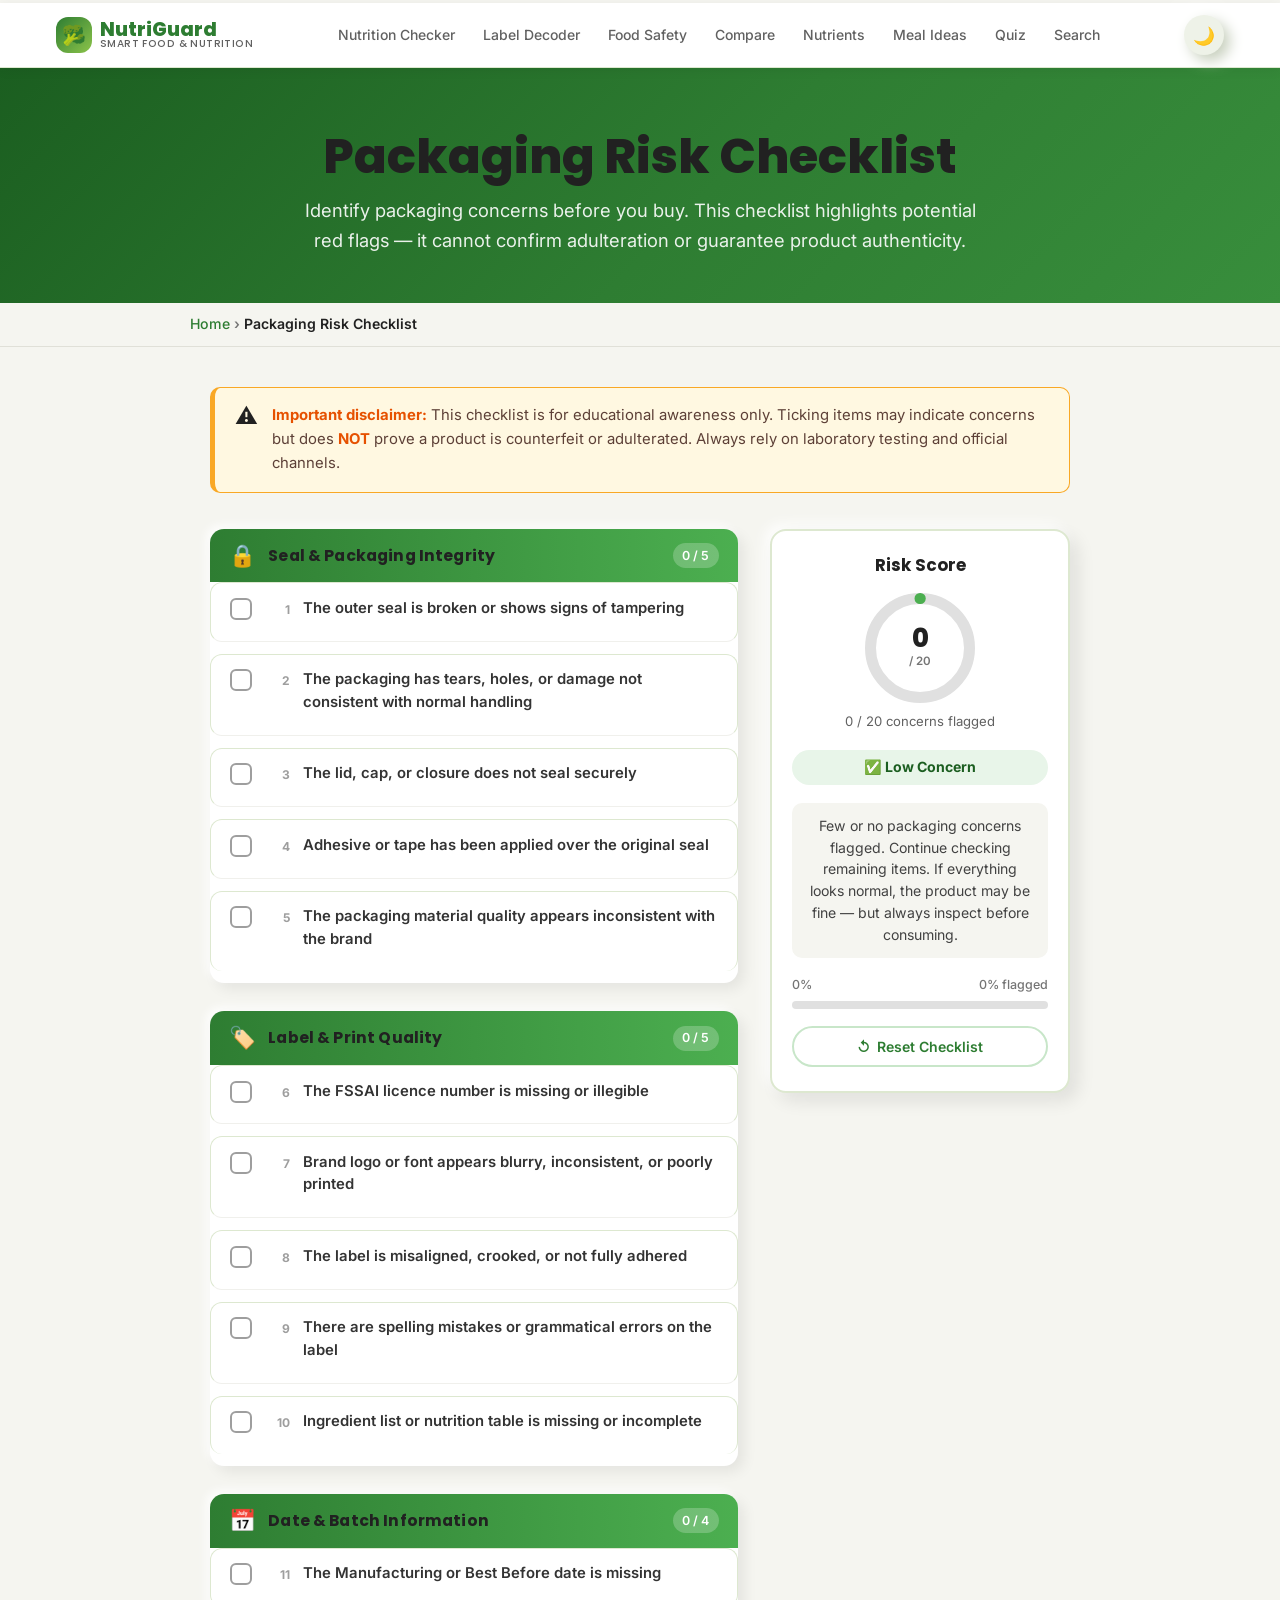
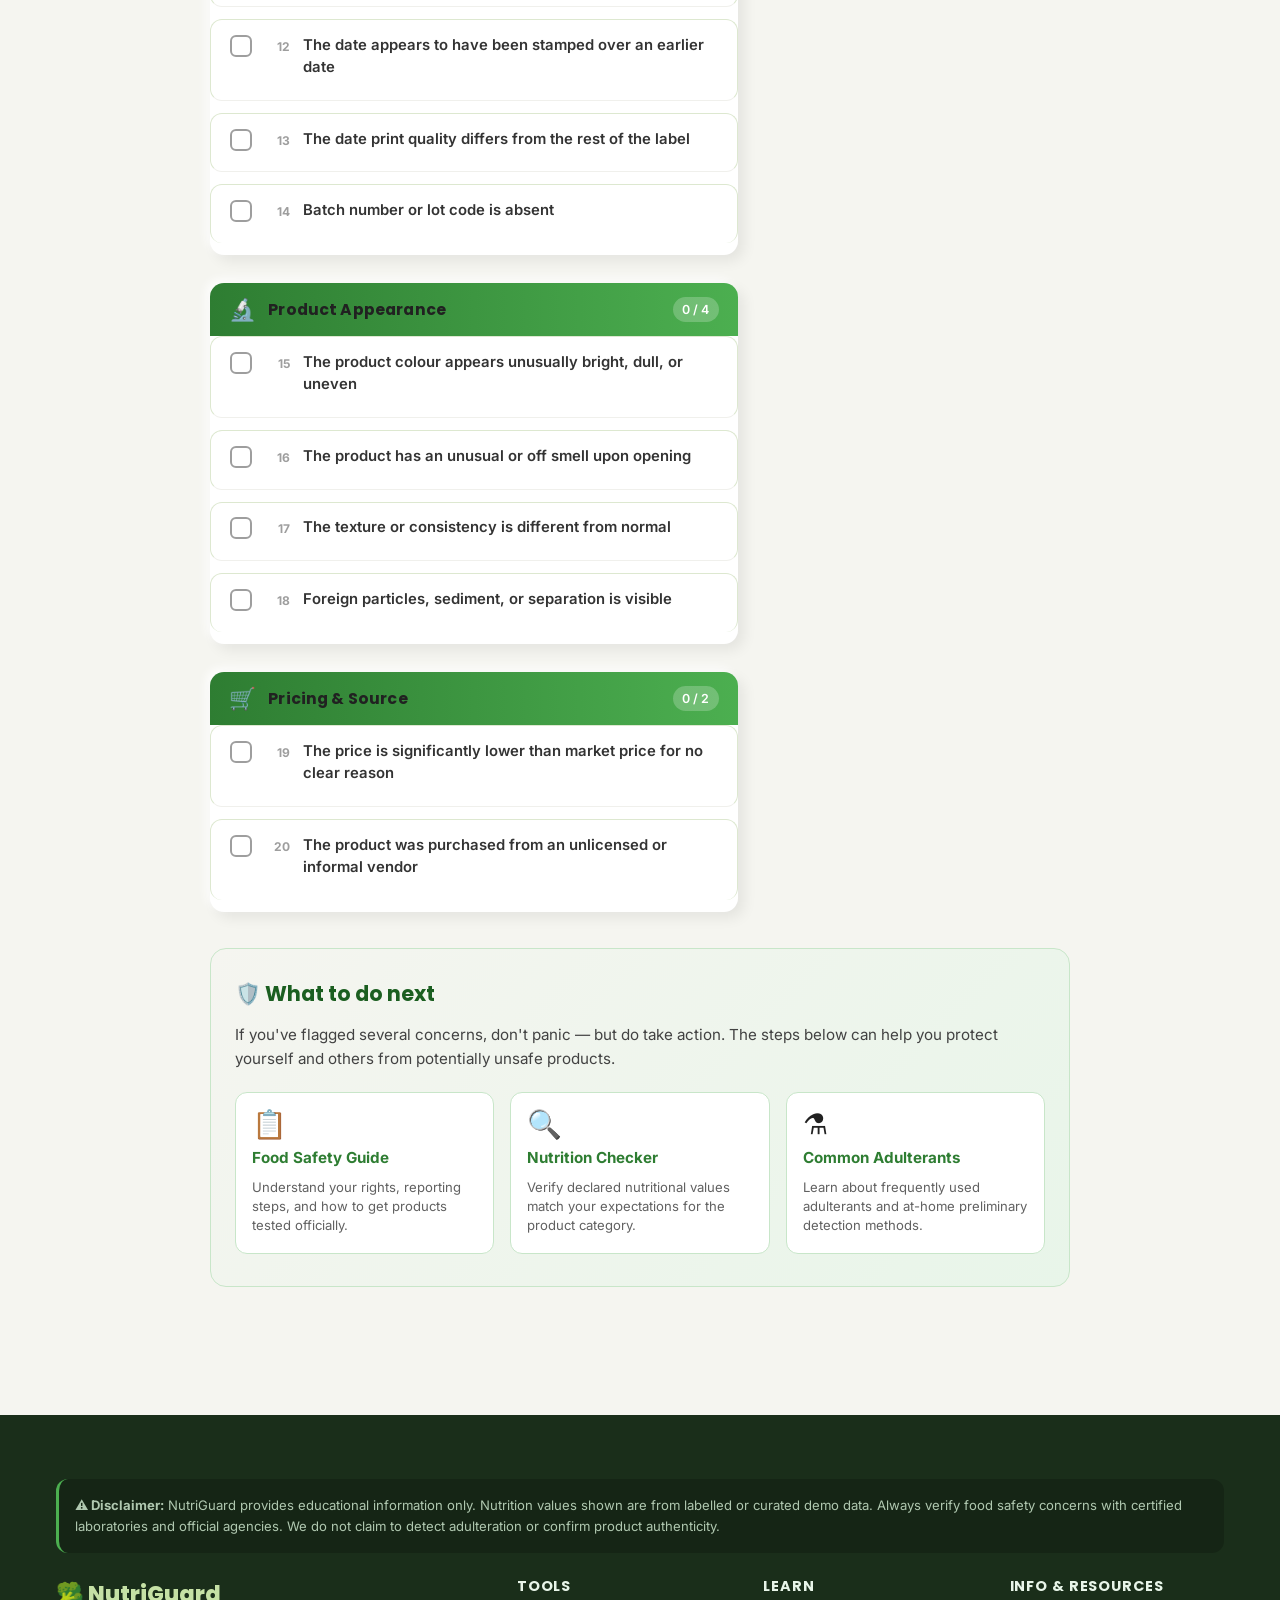
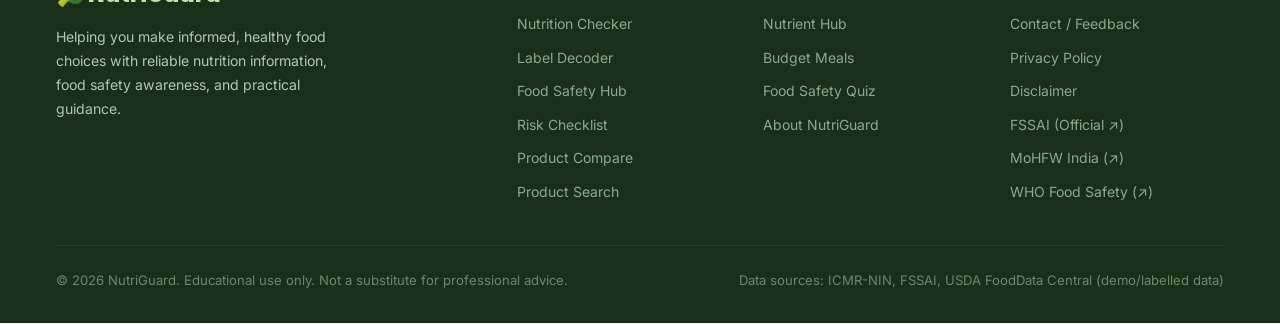
<file: packaging-risk.html>
<!DOCTYPE html>
<html lang="en" data-theme="">
<head>
  <meta charset="UTF-8">
  <meta name="viewport" content="width=device-width, initial-scale=1.0">
  <title>Packaging Risk Checklist — NutriGuard</title>
  <meta name="description" content="Use this interactive checklist to identify potential packaging red flags before buying food. Flags concerns — does not confirm adulteration.">
  <meta property="og:title" content="Packaging Risk Checklist — NutriGuard">
  <meta property="og:description" content="Use this interactive checklist to identify potential packaging red flags before buying food. Flags concerns — does not confirm adulteration.">
  <meta property="og:type" content="website">
  <meta name="theme-color" content="#2e7d32">
  <link rel="icon" href="favicon.svg" type="image/svg+xml">
  <link rel="preconnect" href="https://fonts.googleapis.com">
  <link rel="preconnect" href="https://fonts.gstatic.com" crossorigin>
  <link href="https://fonts.googleapis.com/css2?family=Inter:wght@400;500;600;700&family=Poppins:wght@700;800&display=swap" rel="stylesheet">
  <link rel="stylesheet" href="css/style.css">
  <style>
    /* ── Page Hero ─────────────────────────────────────────────────────────── */
    .pr-hero {
      background: linear-gradient(135deg, #1b5e20 0%, #2e7d32 55%, #388e3c 100%);
      padding: 4rem 1.5rem 3rem;
      text-align: center;
      color: #fff;
    }
    .pr-hero h1 {
      font-family: 'Poppins', sans-serif;
      font-size: clamp(1.9rem, 5vw, 3rem);
      font-weight: 800;
      margin: 0 0 0.75rem;
      line-height: 1.15;
    }
    .pr-hero p {
      font-size: clamp(0.95rem, 2.2vw, 1.15rem);
      max-width: 680px;
      margin: 0 auto;
      opacity: 0.9;
      line-height: 1.6;
    }

    /* ── Breadcrumb ─────────────────────────────────────────────────────────── */
    .breadcrumb-bar {
      background: #f5f5f0;
      border-bottom: 1px solid #e0e0d8;
      padding: 0.65rem 1.5rem;
    }
    .breadcrumb-bar nav {
      max-width: 900px;
      margin: 0 auto;
    }
    .breadcrumb-bar ol {
      list-style: none;
      padding: 0;
      margin: 0;
      display: flex;
      flex-wrap: wrap;
      gap: 0.25rem;
      align-items: center;
      font-size: 0.88rem;
    }
    .breadcrumb-bar li + li::before {
      content: '›';
      margin-right: 0.25rem;
      color: #757575;
    }
    .breadcrumb-bar a {
      color: #2e7d32;
      text-decoration: none;
      font-weight: 500;
    }
    .breadcrumb-bar a:hover { text-decoration: underline; }
    .breadcrumb-bar li[aria-current="page"] { color: #212121; font-weight: 600; }

    /* ── Page wrapper ───────────────────────────────────────────────────────── */
    .pr-page {
      max-width: 900px;
      margin: 0 auto;
      padding: 2.5rem 1.25rem 4rem;
      display: grid;
      grid-template-columns: 1fr;
      gap: 2.25rem;
    }

    /* ── Disclaimer ─────────────────────────────────────────────────────────── */
    .disclaimer-alert {
      background: #fff8e1;
      border: 1.5px solid #f9a825;
      border-left: 5px solid #f9a825;
      border-radius: 10px;
      padding: 1rem 1.25rem;
      display: flex;
      gap: 0.85rem;
      align-items: flex-start;
    }
    .disclaimer-alert .d-icon {
      font-size: 1.4rem;
      flex-shrink: 0;
      line-height: 1;
      padding-top: 0.05rem;
    }
    .disclaimer-alert p {
      margin: 0;
      color: #5d4037;
      font-size: 0.93rem;
      line-height: 1.6;
    }
    .disclaimer-alert strong { color: #e65100; }

    /* ── Layout: checklist + score panel ─────────────────────────────────────── */
    .pr-layout {
      display: grid;
      grid-template-columns: 1fr;
      gap: 2rem;
      align-items: start;
    }
    @media (min-width: 760px) {
      .pr-layout {
        grid-template-columns: 1fr 300px;
      }
    }

    /* ── Checklist Groups ───────────────────────────────────────────────────── */
    .checklist-groups {
      display: flex;
      flex-direction: column;
      gap: 1.75rem;
    }
    .checklist-group {
      background: #fff;
      border-radius: 14px;
      overflow: hidden;
      box-shadow:
        6px 6px 14px rgba(0,0,0,0.07),
        -4px -4px 10px rgba(255,255,255,0.85);
    }
    .group-header {
      display: flex;
      align-items: center;
      gap: 0.75rem;
      padding: 0.9rem 1.2rem;
      background: linear-gradient(90deg, #2e7d32, #4caf50);
      color: #fff;
    }
    .group-header .g-icon {
      font-size: 1.35rem;
      line-height: 1;
    }
    .group-header h2 {
      font-size: 0.98rem;
      font-weight: 700;
      margin: 0;
      letter-spacing: 0.01em;
    }
    .group-count {
      margin-left: auto;
      background: rgba(255,255,255,0.22);
      border-radius: 20px;
      padding: 0.15rem 0.6rem;
      font-size: 0.78rem;
      font-weight: 600;
    }

    /* ── Checklist Items ─────────────────────────────────────────────────────── */
    .checklist-item {
      display: flex;
      align-items: flex-start;
      gap: 0.85rem;
      padding: 0.85rem 1.2rem;
      border-bottom: 1px solid #f0f0ec;
      cursor: pointer;
      transition: background 0.18s ease;
      user-select: none;
      outline: none;
    }
    .checklist-item:last-child { border-bottom: none; }
    .checklist-item:hover { background: #f5faf5; }
    .checklist-item:focus-visible {
      background: #e8f5e9;
      box-shadow: inset 0 0 0 2px #4caf50;
    }
    .checklist-item.checked {
      background: #f1f8f1;
    }
    .checklist-item.checked .item-label {
      color: #1b5e20;
    }

    /* Custom checkbox */
    .checklist-cb {
      appearance: none;
      -webkit-appearance: none;
      width: 22px;
      height: 22px;
      min-width: 22px;
      border: 2px solid #9e9e9e;
      border-radius: 6px;
      background: #fff;
      cursor: pointer;
      transition: border-color 0.18s, background 0.18s;
      position: relative;
      margin-top: 1px;
    }
    .checklist-cb:checked {
      background: #2e7d32;
      border-color: #2e7d32;
    }
    .checklist-cb:checked::after {
      content: '';
      position: absolute;
      left: 5px;
      top: 2px;
      width: 8px;
      height: 13px;
      border: 2.5px solid #fff;
      border-top: none;
      border-left: none;
      transform: rotate(45deg);
    }
    .checklist-cb:focus-visible {
      outline: 2px solid #4caf50;
      outline-offset: 2px;
    }

    .item-num {
      font-size: 0.75rem;
      font-weight: 700;
      color: #9e9e9e;
      min-width: 24px;
      text-align: right;
      margin-top: 3px;
    }
    .item-label {
      font-size: 0.93rem;
      color: #333;
      line-height: 1.5;
      flex: 1;
      transition: color 0.18s;
    }

    /* ── Risk Score Panel ────────────────────────────────────────────────────── */
    .risk-score-panel {
      position: sticky;
      top: 80px;
      background: #fff;
      border-radius: 16px;
      padding: 1.5rem 1.25rem;
      box-shadow:
        8px 8px 18px rgba(0,0,0,0.09),
        -5px -5px 14px rgba(255,255,255,0.9);
      display: flex;
      flex-direction: column;
      gap: 1.1rem;
    }
    .rsp-title {
      font-family: 'Poppins', sans-serif;
      font-size: 1.05rem;
      font-weight: 700;
      color: #212121;
      margin: 0;
      text-align: center;
    }

    /* Donut-style score ring */
    .score-ring-wrap {
      display: flex;
      flex-direction: column;
      align-items: center;
      gap: 0.5rem;
    }
    .score-ring {
      position: relative;
      width: 110px;
      height: 110px;
    }
    .score-ring svg {
      width: 110px;
      height: 110px;
      transform: rotate(-90deg);
    }
    .ring-bg {
      fill: none;
      stroke: #e0e0e0;
      stroke-width: 10;
    }
    .ring-fg {
      fill: none;
      stroke: #4caf50;
      stroke-width: 10;
      stroke-linecap: round;
      stroke-dasharray: 283;
      stroke-dashoffset: 283;
      transition: stroke-dashoffset 0.4s ease, stroke 0.4s ease;
    }
    .ring-label {
      position: absolute;
      inset: 0;
      display: flex;
      flex-direction: column;
      align-items: center;
      justify-content: center;
      gap: 0;
    }
    .ring-count {
      font-family: 'Poppins', sans-serif;
      font-size: 1.6rem;
      font-weight: 800;
      color: #212121;
      line-height: 1;
    }
    .ring-total {
      font-size: 0.72rem;
      color: #757575;
      font-weight: 600;
    }

    .score-count-text {
      font-size: 0.82rem;
      color: #616161;
      text-align: center;
      margin: 0;
    }

    /* Rating badge */
    .rating-badge {
      border-radius: 30px;
      padding: 0.4rem 1rem;
      font-size: 0.88rem;
      font-weight: 700;
      text-align: center;
      transition: background 0.35s, color 0.35s;
    }
    .rating-low    { background: #e8f5e9; color: #1b5e20; }
    .rating-mod    { background: #fff3e0; color: #e65100; }
    .rating-high   { background: #ffebee; color: #b71c1c; }

    /* Message area */
    .rsp-message {
      font-size: 0.88rem;
      line-height: 1.55;
      color: #424242;
      background: #f5f5f0;
      border-radius: 10px;
      padding: 0.75rem 0.9rem;
      margin: 0;
    }

    /* Progress bar */
    .rsp-progress-wrap {
      display: flex;
      flex-direction: column;
      gap: 0.35rem;
    }
    .rsp-progress-label {
      display: flex;
      justify-content: space-between;
      font-size: 0.78rem;
      color: #757575;
      font-weight: 500;
    }
    .rsp-progress-track {
      height: 8px;
      background: #e0e0e0;
      border-radius: 8px;
      overflow: hidden;
    }
    .rsp-progress-bar {
      height: 100%;
      width: 0%;
      border-radius: 8px;
      background: #4caf50;
      transition: width 0.4s ease, background 0.4s ease;
    }

    /* Reset button */
    .btn-reset {
      display: flex;
      align-items: center;
      justify-content: center;
      gap: 0.45rem;
      background: #fff;
      border: 2px solid #c8e6c9;
      color: #2e7d32;
      font-family: 'Inter', sans-serif;
      font-size: 0.88rem;
      font-weight: 600;
      border-radius: 30px;
      padding: 0.6rem 1.1rem;
      cursor: pointer;
      transition: background 0.2s, border-color 0.2s, color 0.2s;
      width: 100%;
    }
    .btn-reset:hover {
      background: #e8f5e9;
      border-color: #4caf50;
      color: #1b5e20;
    }
    .btn-reset:focus-visible {
      outline: 2px solid #4caf50;
      outline-offset: 2px;
    }

    /* ── "What to do next" section ──────────────────────────────────────────── */
    .next-section {
      background: linear-gradient(135deg, #f5f5f0 0%, #e8f5e9 100%);
      border-radius: 16px;
      padding: 2rem 1.5rem;
      border: 1.5px solid #c8e6c9;
      display: flex;
      flex-direction: column;
      gap: 1rem;
    }
    .next-section h2 {
      font-family: 'Poppins', sans-serif;
      font-size: 1.3rem;
      font-weight: 700;
      color: #1b5e20;
      margin: 0;
    }
    .next-section p {
      margin: 0;
      font-size: 0.95rem;
      color: #424242;
      line-height: 1.6;
    }
    .next-cards {
      display: grid;
      grid-template-columns: repeat(auto-fit, minmax(200px, 1fr));
      gap: 1rem;
      margin-top: 0.25rem;
    }
    .next-card {
      background: #fff;
      border-radius: 12px;
      padding: 1.1rem 1rem;
      border: 1.5px solid #c8e6c9;
      display: flex;
      flex-direction: column;
      gap: 0.5rem;
      text-decoration: none;
      color: inherit;
      transition: box-shadow 0.2s, transform 0.2s, border-color 0.2s;
    }
    .next-card:hover {
      box-shadow: 0 6px 20px rgba(46,125,50,0.12);
      transform: translateY(-2px);
      border-color: #4caf50;
    }
    .next-card .nc-icon { font-size: 1.75rem; line-height: 1; }
    .next-card .nc-title {
      font-weight: 700;
      font-size: 0.95rem;
      color: #2e7d32;
    }
    .next-card .nc-desc {
      font-size: 0.82rem;
      color: #616161;
      line-height: 1.45;
    }

    /* ── Mobile: panel below checklist ─────────────────────────────────────── */
    @media (max-width: 759px) {
      .risk-score-panel { position: static; }
    }
  </style>
</head>
<body>

  <!-- ── Hero ──────────────────────────────────────────────────────────────── -->
  <div class="pr-hero">
    <h1>Packaging Risk Checklist</h1>
    <p>Identify packaging concerns before you buy. This checklist highlights potential red flags — it cannot confirm adulteration or guarantee product authenticity.</p>
  </div>

  <!-- ── Breadcrumb ─────────────────────────────────────────────────────────── -->
  <div class="breadcrumb-bar">
    <nav aria-label="Breadcrumb">
      <ol>
        <li><a href="index.html">Home</a></li>
        <li aria-current="page">Packaging Risk Checklist</li>
      </ol>
    </nav>
  </div>

  <!-- ── Main ──────────────────────────────────────────────────────────────── -->
  <main id="main-content">
    <div class="pr-page">

      <!-- Disclaimer -->
      <div class="disclaimer-alert" role="note" aria-label="Disclaimer">
        <span class="d-icon" aria-hidden="true">⚠️</span>
        <p>
          <strong>Important disclaimer:</strong>
          This checklist is for educational awareness only. Ticking items may indicate concerns but does <strong>NOT</strong> prove a product is counterfeit or adulterated. Always rely on laboratory testing and official channels.
        </p>
      </div>

      <!-- Layout: checklist + sticky score panel -->
      <div class="pr-layout">

        <!-- ── Checklist ────────────────────────────────────────────────────── -->
        <section class="checklist-groups" aria-label="Packaging risk checklist">

          <!-- GROUP 1 -->
          <div class="checklist-group" data-group="1">
            <div class="group-header">
              <span class="g-icon" aria-hidden="true">🔒</span>
              <h2>Seal &amp; Packaging Integrity</h2>
              <span class="group-count" id="gc-1">0 / 5</span>
            </div>
            <!-- items 1-5 -->
            <div class="checklist-item"
                 tabindex="0"
                 role="checkbox"
                 aria-checked="false"
                 data-group="1"
                 data-item="1">
              <input class="checklist-cb" type="checkbox" id="cb-1" aria-hidden="true" tabindex="-1">
              <span class="item-num">1</span>
              <label class="item-label" for="cb-1">The outer seal is broken or shows signs of tampering</label>
            </div>
            <div class="checklist-item"
                 tabindex="0"
                 role="checkbox"
                 aria-checked="false"
                 data-group="1"
                 data-item="2">
              <input class="checklist-cb" type="checkbox" id="cb-2" aria-hidden="true" tabindex="-1">
              <span class="item-num">2</span>
              <label class="item-label" for="cb-2">The packaging has tears, holes, or damage not consistent with normal handling</label>
            </div>
            <div class="checklist-item"
                 tabindex="0"
                 role="checkbox"
                 aria-checked="false"
                 data-group="1"
                 data-item="3">
              <input class="checklist-cb" type="checkbox" id="cb-3" aria-hidden="true" tabindex="-1">
              <span class="item-num">3</span>
              <label class="item-label" for="cb-3">The lid, cap, or closure does not seal securely</label>
            </div>
            <div class="checklist-item"
                 tabindex="0"
                 role="checkbox"
                 aria-checked="false"
                 data-group="1"
                 data-item="4">
              <input class="checklist-cb" type="checkbox" id="cb-4" aria-hidden="true" tabindex="-1">
              <span class="item-num">4</span>
              <label class="item-label" for="cb-4">Adhesive or tape has been applied over the original seal</label>
            </div>
            <div class="checklist-item"
                 tabindex="0"
                 role="checkbox"
                 aria-checked="false"
                 data-group="1"
                 data-item="5">
              <input class="checklist-cb" type="checkbox" id="cb-5" aria-hidden="true" tabindex="-1">
              <span class="item-num">5</span>
              <label class="item-label" for="cb-5">The packaging material quality appears inconsistent with the brand</label>
            </div>
          </div>

          <!-- GROUP 2 -->
          <div class="checklist-group" data-group="2">
            <div class="group-header">
              <span class="g-icon" aria-hidden="true">🏷️</span>
              <h2>Label &amp; Print Quality</h2>
              <span class="group-count" id="gc-2">0 / 5</span>
            </div>
            <div class="checklist-item"
                 tabindex="0"
                 role="checkbox"
                 aria-checked="false"
                 data-group="2"
                 data-item="6">
              <input class="checklist-cb" type="checkbox" id="cb-6" aria-hidden="true" tabindex="-1">
              <span class="item-num">6</span>
              <label class="item-label" for="cb-6">The FSSAI licence number is missing or illegible</label>
            </div>
            <div class="checklist-item"
                 tabindex="0"
                 role="checkbox"
                 aria-checked="false"
                 data-group="2"
                 data-item="7">
              <input class="checklist-cb" type="checkbox" id="cb-7" aria-hidden="true" tabindex="-1">
              <span class="item-num">7</span>
              <label class="item-label" for="cb-7">Brand logo or font appears blurry, inconsistent, or poorly printed</label>
            </div>
            <div class="checklist-item"
                 tabindex="0"
                 role="checkbox"
                 aria-checked="false"
                 data-group="2"
                 data-item="8">
              <input class="checklist-cb" type="checkbox" id="cb-8" aria-hidden="true" tabindex="-1">
              <span class="item-num">8</span>
              <label class="item-label" for="cb-8">The label is misaligned, crooked, or not fully adhered</label>
            </div>
            <div class="checklist-item"
                 tabindex="0"
                 role="checkbox"
                 aria-checked="false"
                 data-group="2"
                 data-item="9">
              <input class="checklist-cb" type="checkbox" id="cb-9" aria-hidden="true" tabindex="-1">
              <span class="item-num">9</span>
              <label class="item-label" for="cb-9">There are spelling mistakes or grammatical errors on the label</label>
            </div>
            <div class="checklist-item"
                 tabindex="0"
                 role="checkbox"
                 aria-checked="false"
                 data-group="2"
                 data-item="10">
              <input class="checklist-cb" type="checkbox" id="cb-10" aria-hidden="true" tabindex="-1">
              <span class="item-num">10</span>
              <label class="item-label" for="cb-10">Ingredient list or nutrition table is missing or incomplete</label>
            </div>
          </div>

          <!-- GROUP 3 -->
          <div class="checklist-group" data-group="3">
            <div class="group-header">
              <span class="g-icon" aria-hidden="true">📅</span>
              <h2>Date &amp; Batch Information</h2>
              <span class="group-count" id="gc-3">0 / 4</span>
            </div>
            <div class="checklist-item"
                 tabindex="0"
                 role="checkbox"
                 aria-checked="false"
                 data-group="3"
                 data-item="11">
              <input class="checklist-cb" type="checkbox" id="cb-11" aria-hidden="true" tabindex="-1">
              <span class="item-num">11</span>
              <label class="item-label" for="cb-11">The Manufacturing or Best Before date is missing</label>
            </div>
            <div class="checklist-item"
                 tabindex="0"
                 role="checkbox"
                 aria-checked="false"
                 data-group="3"
                 data-item="12">
              <input class="checklist-cb" type="checkbox" id="cb-12" aria-hidden="true" tabindex="-1">
              <span class="item-num">12</span>
              <label class="item-label" for="cb-12">The date appears to have been stamped over an earlier date</label>
            </div>
            <div class="checklist-item"
                 tabindex="0"
                 role="checkbox"
                 aria-checked="false"
                 data-group="3"
                 data-item="13">
              <input class="checklist-cb" type="checkbox" id="cb-13" aria-hidden="true" tabindex="-1">
              <span class="item-num">13</span>
              <label class="item-label" for="cb-13">The date print quality differs from the rest of the label</label>
            </div>
            <div class="checklist-item"
                 tabindex="0"
                 role="checkbox"
                 aria-checked="false"
                 data-group="3"
                 data-item="14">
              <input class="checklist-cb" type="checkbox" id="cb-14" aria-hidden="true" tabindex="-1">
              <span class="item-num">14</span>
              <label class="item-label" for="cb-14">Batch number or lot code is absent</label>
            </div>
          </div>

          <!-- GROUP 4 -->
          <div class="checklist-group" data-group="4">
            <div class="group-header">
              <span class="g-icon" aria-hidden="true">🔬</span>
              <h2>Product Appearance</h2>
              <span class="group-count" id="gc-4">0 / 4</span>
            </div>
            <div class="checklist-item"
                 tabindex="0"
                 role="checkbox"
                 aria-checked="false"
                 data-group="4"
                 data-item="15">
              <input class="checklist-cb" type="checkbox" id="cb-15" aria-hidden="true" tabindex="-1">
              <span class="item-num">15</span>
              <label class="item-label" for="cb-15">The product colour appears unusually bright, dull, or uneven</label>
            </div>
            <div class="checklist-item"
                 tabindex="0"
                 role="checkbox"
                 aria-checked="false"
                 data-group="4"
                 data-item="16">
              <input class="checklist-cb" type="checkbox" id="cb-16" aria-hidden="true" tabindex="-1">
              <span class="item-num">16</span>
              <label class="item-label" for="cb-16">The product has an unusual or off smell upon opening</label>
            </div>
            <div class="checklist-item"
                 tabindex="0"
                 role="checkbox"
                 aria-checked="false"
                 data-group="4"
                 data-item="17">
              <input class="checklist-cb" type="checkbox" id="cb-17" aria-hidden="true" tabindex="-1">
              <span class="item-num">17</span>
              <label class="item-label" for="cb-17">The texture or consistency is different from normal</label>
            </div>
            <div class="checklist-item"
                 tabindex="0"
                 role="checkbox"
                 aria-checked="false"
                 data-group="4"
                 data-item="18">
              <input class="checklist-cb" type="checkbox" id="cb-18" aria-hidden="true" tabindex="-1">
              <span class="item-num">18</span>
              <label class="item-label" for="cb-18">Foreign particles, sediment, or separation is visible</label>
            </div>
          </div>

          <!-- GROUP 5 -->
          <div class="checklist-group" data-group="5">
            <div class="group-header">
              <span class="g-icon" aria-hidden="true">🛒</span>
              <h2>Pricing &amp; Source</h2>
              <span class="group-count" id="gc-5">0 / 2</span>
            </div>
            <div class="checklist-item"
                 tabindex="0"
                 role="checkbox"
                 aria-checked="false"
                 data-group="5"
                 data-item="19">
              <input class="checklist-cb" type="checkbox" id="cb-19" aria-hidden="true" tabindex="-1">
              <span class="item-num">19</span>
              <label class="item-label" for="cb-19">The price is significantly lower than market price for no clear reason</label>
            </div>
            <div class="checklist-item"
                 tabindex="0"
                 role="checkbox"
                 aria-checked="false"
                 data-group="5"
                 data-item="20">
              <input class="checklist-cb" type="checkbox" id="cb-20" aria-hidden="true" tabindex="-1">
              <span class="item-num">20</span>
              <label class="item-label" for="cb-20">The product was purchased from an unlicensed or informal vendor</label>
            </div>
          </div>

        </section>

        <!-- ── Risk Score Panel ──────────────────────────────────────────────── -->
        <aside class="risk-score-panel" aria-live="polite" aria-label="Live risk score">
          <h2 class="rsp-title">Risk Score</h2>

          <!-- Ring -->
          <div class="score-ring-wrap">
            <div class="score-ring" aria-hidden="true">
              <svg viewBox="0 0 100 100" aria-hidden="true">
                <circle class="ring-bg" cx="50" cy="50" r="45"/>
                <circle class="ring-fg" id="ring-fg" cx="50" cy="50" r="45"/>
              </svg>
              <div class="ring-label">
                <span class="ring-count" id="ring-count">0</span>
                <span class="ring-total">/ 20</span>
              </div>
            </div>
            <p class="score-count-text" id="score-count-text">0 / 20 concerns flagged</p>
          </div>

          <!-- Rating badge -->
          <div class="rating-badge rating-low" id="rating-badge" role="status">
            ✅ Low Concern
          </div>

          <!-- Message -->
          <p class="rsp-message" id="rsp-message">
            No concerns flagged yet. Tick items that apply to the product you are inspecting.
          </p>

          <!-- Progress bar -->
          <div class="rsp-progress-wrap">
            <div class="rsp-progress-label">
              <span>0%</span>
              <span id="rsp-pct">0% flagged</span>
            </div>
            <div class="rsp-progress-track">
              <div class="rsp-progress-bar" id="rsp-bar"></div>
            </div>
          </div>

          <!-- Reset -->
          <button class="btn-reset" id="btn-reset" type="button">
            <span aria-hidden="true">↺</span> Reset Checklist
          </button>
        </aside>

      </div><!-- /.pr-layout -->

      <!-- ── What to do next ──────────────────────────────────────────────── -->
      <section class="next-section" aria-labelledby="next-heading">
        <h2 id="next-heading">🛡️ What to do next</h2>
        <p>
          If you've flagged several concerns, don't panic — but do take action. The steps below can help you protect yourself and others from potentially unsafe products.
        </p>
        <div class="next-cards">
          <a href="food-safety.html" class="next-card" aria-label="Go to Food Safety Guide">
            <span class="nc-icon">📋</span>
            <span class="nc-title">Food Safety Guide</span>
            <span class="nc-desc">Understand your rights, reporting steps, and how to get products tested officially.</span>
          </a>
          <a href="nutrition-checker.html" class="next-card" aria-label="Go to Nutrition Checker">
            <span class="nc-icon">🔍</span>
            <span class="nc-title">Nutrition Checker</span>
            <span class="nc-desc">Verify declared nutritional values match your expectations for the product category.</span>
          </a>
          <a href="adulterants.html" class="next-card" aria-label="Go to Common Adulterants page">
            <span class="nc-icon">⚗️</span>
            <span class="nc-title">Common Adulterants</span>
            <span class="nc-desc">Learn about frequently used adulterants and at-home preliminary detection methods.</span>
          </a>
        </div>
      </section>

    </div><!-- /.pr-page -->
  </main>

  <script src="js/components.js"></script>
  <script>
    (function () {
      'use strict';

      /* ── State ────────────────────────────────────────────────────────────── */
      const TOTAL = 20;
      // Map: item number → group number
      const ITEM_GROUP = {
        1:1,2:1,3:1,4:1,5:1,
        6:2,7:2,8:2,9:2,10:2,
        11:3,12:3,13:3,14:3,
        15:4,16:4,17:4,18:4,
        19:5,20:5
      };
      const GROUP_TOTALS = { 1:5, 2:5, 3:4, 4:4, 5:2 };

      // Checked set
      const checked = new Set();

      /* ── DOM refs ─────────────────────────────────────────────────────────── */
      const ringFg        = document.getElementById('ring-fg');
      const ringCount     = document.getElementById('ring-count');
      const scoreText     = document.getElementById('score-count-text');
      const ratingBadge   = document.getElementById('rating-badge');
      const rspMessage    = document.getElementById('rsp-message');
      const rspBar        = document.getElementById('rsp-bar');
      const rspPct        = document.getElementById('rsp-pct');
      const btnReset      = document.getElementById('btn-reset');
      const RING_CIRC     = 2 * Math.PI * 45; // ≈ 282.74

      /* ── Rating config ────────────────────────────────────────────────────── */
      const RATINGS = [
        {
          min: 0, max: 3,
          cls: 'rating-low',
          badge: '✅ Low Concern',
          barColor: '#4caf50',
          strokeColor: '#4caf50',
          msg: 'Few or no packaging concerns flagged. Continue checking remaining items. If everything looks normal, the product may be fine — but always inspect before consuming.'
        },
        {
          min: 4, max: 8,
          cls: 'rating-mod',
          badge: '⚠️ Moderate Concern',
          barColor: '#ff9800',
          strokeColor: '#ff9800',
          msg: 'Several packaging concerns have been flagged. Exercise caution. Consider purchasing from an authorised retailer or contacting the brand\'s customer service to verify authenticity. Do not consume if you notice unusual smell, colour, or texture.'
        },
        {
          min: 9, max: 20,
          cls: 'rating-high',
          badge: '🚨 High Concern',
          barColor: '#f44336',
          strokeColor: '#f44336',
          msg: 'Multiple significant packaging concerns detected. It is strongly advisable to avoid consuming this product. Report it to FSSAI or a consumer helpline and request laboratory testing through official channels before drawing any conclusions.'
        }
      ];

      function getRating(count) {
        return RATINGS.find(r => count >= r.min && count <= r.max) || RATINGS[0];
      }

      /* ── Update UI ────────────────────────────────────────────────────────── */
      function updatePanel() {
        const count = checked.size;
        const pct   = Math.round((count / TOTAL) * 100);
        const rating = getRating(count);

        // Ring
        const offset = RING_CIRC - (count / TOTAL) * RING_CIRC;
        ringFg.style.strokeDashoffset = offset;
        ringFg.style.stroke = rating.strokeColor;

        // Counts
        ringCount.textContent = count;
        scoreText.textContent = `${count} / ${TOTAL} concerns flagged`;

        // Badge
        ratingBadge.className = `rating-badge ${rating.cls}`;
        ratingBadge.textContent = rating.badge;

        // Message
        rspMessage.textContent = rating.msg;

        // Progress bar
        rspBar.style.width = `${pct}%`;
        rspBar.style.background = rating.barColor;
        rspPct.textContent = `${pct}% flagged`;

        // Group counts
        for (let g = 1; g <= 5; g++) {
          const groupChecked = [...checked].filter(n => ITEM_GROUP[n] === g).length;
          const el = document.getElementById(`gc-${g}`);
          if (el) el.textContent = `${groupChecked} / ${GROUP_TOTALS[g]}`;
        }
      }

      /* ── Toggle item ──────────────────────────────────────────────────────── */
      function toggleItem(el) {
        const item = parseInt(el.dataset.item, 10);
        const cb   = el.querySelector('.checklist-cb');
        const isChecked = checked.has(item);

        if (isChecked) {
          checked.delete(item);
          cb.checked = false;
          el.classList.remove('checked');
          el.setAttribute('aria-checked', 'false');
        } else {
          checked.add(item);
          cb.checked = true;
          el.classList.add('checked');
          el.setAttribute('aria-checked', 'true');
        }

        updatePanel();
      }

      /* ── Wire checklist items ─────────────────────────────────────────────── */
      document.querySelectorAll('.checklist-item').forEach(function (el) {
        // Click on the row (excluding direct label click which bubbles from checkbox)
        el.addEventListener('click', function (e) {
          // Prevent double-fire when clicking the native checkbox (hidden)
          if (e.target.classList.contains('checklist-cb')) return;
          toggleItem(el);
        });

        // Keyboard: Enter or Space
        el.addEventListener('keydown', function (e) {
          if (e.key === 'Enter' || e.key === ' ') {
            e.preventDefault();
            toggleItem(el);
          }
        });

        // Native checkbox change (in case user directly focuses it via AT)
        const cb = el.querySelector('.checklist-cb');
        cb.addEventListener('change', function () {
          const item = parseInt(el.dataset.item, 10);
          if (cb.checked) {
            checked.add(item);
            el.classList.add('checked');
            el.setAttribute('aria-checked', 'true');
          } else {
            checked.delete(item);
            el.classList.remove('checked');
            el.setAttribute('aria-checked', 'false');
          }
          updatePanel();
        });
      });

      /* ── Reset ────────────────────────────────────────────────────────────── */
      btnReset.addEventListener('click', function () {
        checked.clear();
        document.querySelectorAll('.checklist-item').forEach(function (el) {
          el.classList.remove('checked');
          el.setAttribute('aria-checked', 'false');
          el.querySelector('.checklist-cb').checked = false;
        });
        updatePanel();

        // Brief visual feedback
        btnReset.textContent = '✓ Checklist reset';
        btnReset.style.background = '#e8f5e9';
        btnReset.style.borderColor = '#4caf50';
        setTimeout(function () {
          btnReset.innerHTML = '<span aria-hidden="true">↺</span> Reset Checklist';
          btnReset.style.background = '';
          btnReset.style.borderColor = '';
        }, 1500);
      });

      /* ── Initial render ───────────────────────────────────────────────────── */
      updatePanel();
    })();
  </script>
</body>
</html>
</file>
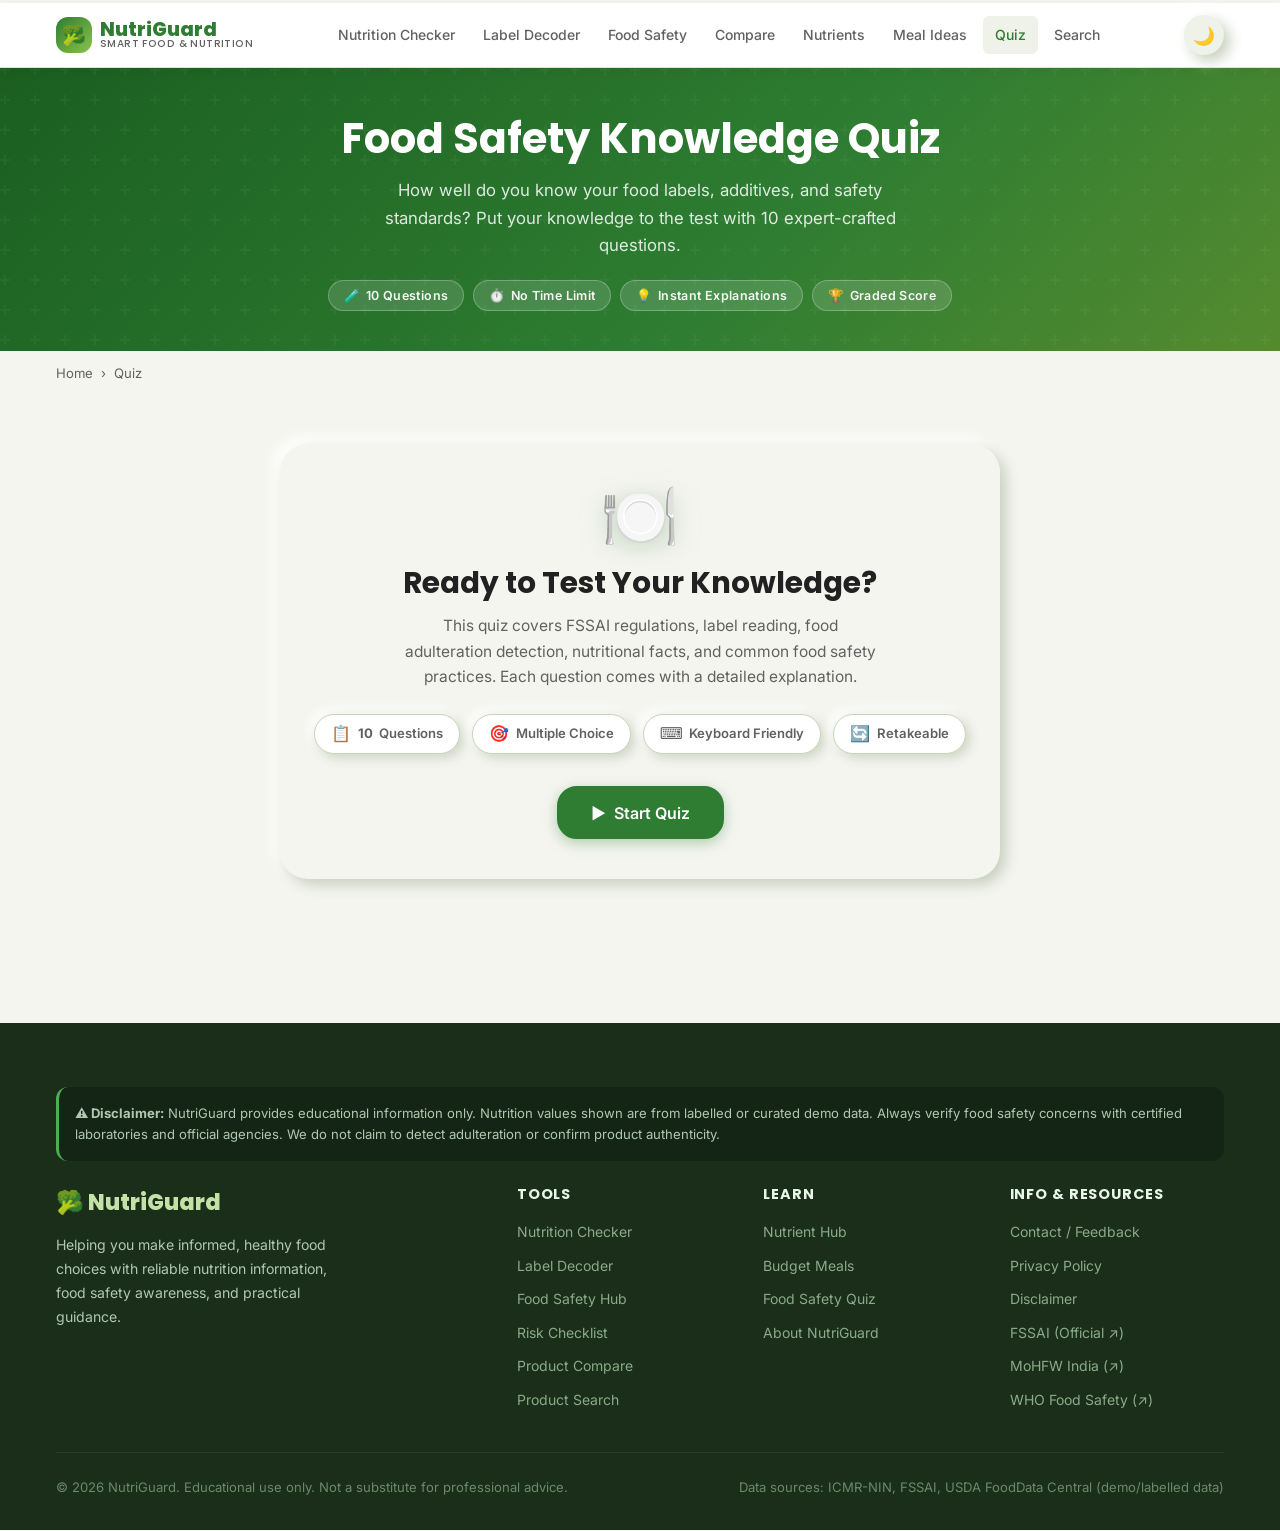
<file: quiz.html>
<!DOCTYPE html>
<html lang="en" data-theme="">
<head>
  <meta charset="UTF-8">
  <meta name="viewport" content="width=device-width, initial-scale=1.0">
  <title>Food Safety Quiz — NutriGuard</title>
  <meta name="description" content="Test your food safety and nutrition knowledge with 10 expert questions. Get instant explanations and a score to guide your learning.">
  <meta property="og:title" content="Food Safety Quiz — NutriGuard">
  <meta property="og:description" content="Test your food safety and nutrition knowledge with 10 expert questions. Get instant explanations and a score to guide your learning.">
  <meta property="og:type" content="website">
  <meta name="theme-color" content="#2e7d32">
  <link rel="icon" href="favicon.svg" type="image/svg+xml">
  <link rel="preconnect" href="https://fonts.googleapis.com">
  <link rel="preconnect" href="https://fonts.gstatic.com" crossorigin>
  <link href="https://fonts.googleapis.com/css2?family=Inter:wght@400;500;600;700&family=Poppins:wght@700;800&display=swap" rel="stylesheet">
  <link rel="stylesheet" href="css/style.css">
  <style>
    /* ── Quiz page-specific styles ── */

    .quiz-page-hero {
      background: linear-gradient(135deg, var(--clr-primary-dark) 0%, var(--clr-primary) 60%, #558b2f 100%);
      color: white;
      padding: 3rem 0 2.5rem;
      text-align: center;
      position: relative;
      overflow: hidden;
    }
    .quiz-page-hero::before {
      content: '';
      position: absolute;
      inset: 0;
      background: url("data:image/svg+xml,%3Csvg width='60' height='60' viewBox='0 0 60 60' xmlns='http://www.w3.org/2000/svg'%3E%3Cg fill='none' fill-rule='evenodd'%3E%3Cg fill='%23ffffff' fill-opacity='0.04'%3E%3Cpath d='M36 34v-4h-2v4h-4v2h4v4h2v-4h4v-2h-4zm0-30V0h-2v4h-4v2h4v4h2V6h4V4h-4zM6 34v-4H4v4H0v2h4v4h2v-4h4v-2H6zM6 4V0H4v4H0v2h4v4h2V6h4V4H6z'/%3E%3C/g%3E%3C/g%3E%3C/svg%3E");
      pointer-events: none;
    }
    .quiz-page-hero .container { position: relative; z-index: 1; }
    .quiz-page-hero h1 {
      color: white;
      font-size: clamp(1.65rem, 4vw, 2.6rem);
      margin-bottom: 0.75rem;
    }
    .quiz-page-hero p {
      color: rgba(255,255,255,0.85);
      font-size: 1.05rem;
      max-width: 540px;
      margin: 0 auto;
      line-height: 1.65;
    }
    .quiz-hero-badges {
      display: flex;
      flex-wrap: wrap;
      gap: 0.6rem;
      justify-content: center;
      margin-top: 1.25rem;
    }
    .quiz-hero-badge {
      display: inline-flex;
      align-items: center;
      gap: 0.35rem;
      background: rgba(255,255,255,0.14);
      border: 1px solid rgba(255,255,255,0.25);
      border-radius: 999px;
      padding: 0.28rem 0.9rem;
      font-size: 0.78rem;
      font-weight: 600;
      color: rgba(255,255,255,0.95);
      letter-spacing: 0.03em;
    }

    /* ── Quiz section wrapper ── */
    .quiz-section {
      padding: 3rem 0 5rem;
    }

    /* ── Quiz card screens ── */
    .quiz-card {
      background: var(--clr-bg);
      border-radius: var(--r-xl);
      padding: 2.5rem 2rem;
      box-shadow: var(--neu-shadow-out);
      max-width: 720px;
      margin: 0 auto;
      animation: fadeIn 0.3s ease both;
    }
    @media (max-width: 500px) {
      .quiz-card { padding: 1.5rem 1rem; }
    }

    /* ── Start screen ── */
    .quiz-start {
      text-align: center;
    }
    .quiz-start-icon {
      font-size: 4rem;
      margin-bottom: 1rem;
      display: block;
      line-height: 1;
      filter: drop-shadow(0 4px 12px rgba(46,125,50,0.25));
    }
    .quiz-start h2 {
      font-size: clamp(1.3rem, 3.5vw, 1.85rem);
      color: var(--clr-text);
      margin-bottom: 0.75rem;
    }
    .quiz-start p {
      color: var(--clr-text-muted);
      font-size: 0.97rem;
      line-height: 1.65;
      max-width: 480px;
      margin: 0 auto 1.5rem;
    }
    .quiz-meta-row {
      display: flex;
      flex-wrap: wrap;
      justify-content: center;
      gap: 0.75rem;
      margin-bottom: 2rem;
    }
    .quiz-meta-chip {
      display: inline-flex;
      align-items: center;
      gap: 0.4rem;
      padding: 0.4rem 1rem;
      border-radius: 999px;
      font-size: 0.82rem;
      font-weight: 600;
      background: var(--clr-surface);
      border: 1.5px solid var(--clr-border);
      color: var(--clr-text-muted);
      box-shadow: var(--neu-shadow-card);
    }
    .quiz-meta-chip .chip-icon { font-size: 1rem; }

    /* ── Progress ── */
    .quiz-progress-wrap {
      margin-bottom: 1.5rem;
    }
    .quiz-progress-label {
      display: flex;
      justify-content: space-between;
      align-items: center;
      font-size: 0.82rem;
      font-weight: 600;
      color: var(--clr-text-muted);
      margin-bottom: 0.45rem;
    }
    .quiz-progress-label .q-counter {
      font-size: 0.9rem;
      color: var(--clr-primary);
      font-weight: 700;
    }
    .quiz-progress-bar {
      height: 8px;
      background: var(--clr-divider);
      border-radius: 999px;
      overflow: hidden;
    }
    .quiz-progress-fill {
      height: 100%;
      background: linear-gradient(90deg, var(--clr-primary), var(--clr-accent));
      border-radius: 999px;
      transition: width 0.45s cubic-bezier(.4,0,.2,1);
    }
    @media (prefers-reduced-motion: reduce) {
      .quiz-progress-fill { transition: none; }
    }

    /* ── Question screen ── */
    .quiz-question-num {
      display: inline-block;
      background: var(--clr-surface-alt);
      color: var(--clr-primary);
      font-size: 0.78rem;
      font-weight: 700;
      letter-spacing: 0.07em;
      text-transform: uppercase;
      padding: 0.2rem 0.75rem;
      border-radius: 999px;
      border: 1px solid var(--clr-border);
      margin-bottom: 0.75rem;
    }
    .quiz-question-text {
      font-size: clamp(1.05rem, 2.5vw, 1.25rem);
      font-family: var(--font-display);
      font-weight: 700;
      color: var(--clr-text);
      line-height: 1.45;
      margin-bottom: 0;
    }
    .quiz-options {
      display: flex;
      flex-direction: column;
      gap: 0.75rem;
      margin: 1.5rem 0 1.25rem;
    }
    .quiz-option {
      padding: 1rem 1.1rem;
      border-radius: var(--r-md);
      border: 2px solid var(--clr-border);
      background: var(--clr-surface);
      text-align: left;
      font-size: 0.95rem;
      color: var(--clr-text);
      cursor: pointer;
      transition: border-color 0.18s ease, background 0.18s ease, transform 0.15s ease;
      line-height: 1.5;
      display: flex;
      align-items: flex-start;
      gap: 0.75rem;
      position: relative;
    }
    .quiz-option:hover:not(:disabled) {
      border-color: var(--clr-primary-light);
      background: var(--clr-surface-alt);
      transform: translateX(3px);
    }
    .quiz-option:focus-visible {
      outline: 3px solid var(--clr-primary-light);
      outline-offset: 2px;
    }
    .quiz-option:disabled { cursor: not-allowed; }
    .option-letter {
      display: inline-flex;
      align-items: center;
      justify-content: center;
      flex-shrink: 0;
      width: 26px;
      height: 26px;
      border-radius: 50%;
      background: var(--clr-surface-alt);
      border: 1.5px solid var(--clr-border);
      font-size: 0.78rem;
      font-weight: 700;
      color: var(--clr-text-muted);
      transition: background 0.18s, color 0.18s, border-color 0.18s;
      margin-top: 1px;
    }
    .quiz-option.correct .option-letter {
      background: #2e7d32;
      border-color: #2e7d32;
      color: white;
    }
    .quiz-option.wrong .option-letter {
      background: #c62828;
      border-color: #c62828;
      color: white;
    }
    .quiz-option.correct {
      border-color: #43a047;
      background: #e8f5e9;
      color: #1b5e20;
    }
    .quiz-option.wrong {
      border-color: #e53935;
      background: #ffebee;
      color: #b71c1c;
    }
    [data-theme="dark"] .quiz-option.correct {
      background: rgba(67,160,71,0.15);
      border-color: #43a047;
      color: #a5d6a7;
    }
    [data-theme="dark"] .quiz-option.correct .option-letter {
      background: #388e3c;
      border-color: #388e3c;
    }
    [data-theme="dark"] .quiz-option.wrong {
      background: rgba(229,57,53,0.15);
      border-color: #e53935;
      color: #ef9a9a;
    }
    [data-theme="dark"] .quiz-option.wrong .option-letter {
      background: #c62828;
      border-color: #c62828;
    }
    .quiz-option[aria-selected="true"]:not(.correct):not(.wrong) {
      border-color: var(--clr-primary);
      background: var(--clr-surface-alt);
    }

    /* ── Explanation ── */
    .quiz-explanation {
      margin-top: 1.25rem;
      padding: 1rem 1.1rem;
      border-radius: var(--r-md);
      background: var(--clr-surface-alt);
      border-left: 4px solid var(--clr-primary);
      font-size: 0.88rem;
      line-height: 1.65;
      color: var(--clr-text);
      display: none;
    }
    .quiz-explanation.show {
      display: block;
      animation: fadeIn 0.3s ease both;
    }
    @media (prefers-reduced-motion: reduce) {
      .quiz-explanation.show { animation: none; }
    }
    .quiz-explanation strong {
      display: block;
      margin-bottom: 0.35rem;
      color: var(--clr-primary);
      font-size: 0.82rem;
      text-transform: uppercase;
      letter-spacing: 0.06em;
    }

    /* ── Nav buttons ── */
    .quiz-nav {
      display: flex;
      justify-content: flex-end;
      margin-top: 1.25rem;
    }
    #btn-next {
      display: none;
    }

    /* ── Results screen ── */
    .quiz-results { text-align: center; }
    .results-score-circle {
      width: 140px;
      height: 140px;
      border-radius: 50%;
      background: linear-gradient(135deg, var(--clr-primary-dark), var(--clr-primary));
      display: flex;
      flex-direction: column;
      align-items: center;
      justify-content: center;
      margin: 0 auto 1.5rem;
      box-shadow: 0 8px 32px rgba(46,125,50,0.35);
      color: white;
      gap: 0;
      animation: fadeIn 0.5s ease both;
    }
    @media (prefers-reduced-motion: reduce) {
      .results-score-circle { animation: none; }
    }
    .score-fraction {
      font-family: var(--font-display);
      font-size: 2.2rem;
      font-weight: 800;
      line-height: 1;
      letter-spacing: -0.02em;
    }
    .score-label {
      font-size: 0.75rem;
      font-weight: 600;
      opacity: 0.85;
      letter-spacing: 0.05em;
      text-transform: uppercase;
      margin-top: 0.2rem;
    }
    .score-pct {
      font-size: 1.25rem;
      font-weight: 700;
      margin-top: 0.2rem;
    }
    .results-grade {
      font-size: clamp(1.2rem, 3vw, 1.6rem);
      font-family: var(--font-display);
      font-weight: 800;
      color: var(--clr-primary);
      margin-bottom: 0.5rem;
    }
    .results-feedback {
      color: var(--clr-text-muted);
      font-size: 0.97rem;
      line-height: 1.6;
      max-width: 440px;
      margin: 0 auto 2rem;
    }

    /* ── Review list ── */
    .review-list {
      text-align: left;
      margin-top: 2rem;
      border-top: 1px solid var(--clr-divider);
      padding-top: 1.5rem;
    }
    .review-list h3 {
      font-size: 1rem;
      margin-bottom: 1rem;
      color: var(--clr-text);
    }
    .review-item {
      background: var(--clr-surface);
      border-radius: var(--r-md);
      padding: 1rem;
      margin-bottom: 0.75rem;
      border: 1.5px solid var(--clr-divider);
      position: relative;
    }
    .review-item.review-correct { border-color: #a5d6a7; background: #f1f8f1; }
    .review-item.review-wrong { border-color: #ef9a9a; background: #fff5f5; }
    [data-theme="dark"] .review-item.review-correct { background: rgba(46,125,50,0.08); border-color: #388e3c; }
    [data-theme="dark"] .review-item.review-wrong { background: rgba(198,40,40,0.08); border-color: #c62828; }
    .review-item-header {
      display: flex;
      align-items: flex-start;
      gap: 0.6rem;
      margin-bottom: 0.5rem;
    }
    .review-status-icon {
      font-size: 1.1rem;
      flex-shrink: 0;
      margin-top: 1px;
    }
    .review-q-text {
      font-size: 0.9rem;
      font-weight: 600;
      color: var(--clr-text);
      line-height: 1.4;
    }
    .review-answer-row {
      font-size: 0.83rem;
      color: var(--clr-text-muted);
      margin-top: 0.3rem;
      padding-left: 1.7rem;
    }
    .review-answer-correct { color: #2e7d32; font-weight: 600; }
    .review-answer-wrong { color: #c62828; font-weight: 600; }
    [data-theme="dark"] .review-answer-correct { color: #81c784; }
    [data-theme="dark"] .review-answer-wrong { color: #ef9a9a; }

    /* ── Results CTA row ── */
    .results-cta-row {
      display: flex;
      flex-wrap: wrap;
      gap: 0.75rem;
      justify-content: center;
      margin-top: 1.75rem;
    }
    .results-learn-links {
      margin-top: 1.5rem;
      padding: 1.25rem;
      border-radius: var(--r-md);
      background: var(--clr-surface-alt);
      border: 1px solid var(--clr-border);
    }
    .results-learn-links h4 {
      font-size: 0.88rem;
      font-weight: 700;
      color: var(--clr-text-muted);
      text-transform: uppercase;
      letter-spacing: 0.06em;
      margin-bottom: 0.75rem;
    }
    .learn-links-grid {
      display: flex;
      flex-wrap: wrap;
      gap: 0.6rem;
      justify-content: center;
    }
    .learn-link-btn {
      display: inline-flex;
      align-items: center;
      gap: 0.4rem;
      padding: 0.5rem 1.1rem;
      border-radius: 999px;
      font-size: 0.85rem;
      font-weight: 600;
      background: var(--clr-surface);
      border: 1.5px solid var(--clr-border);
      color: var(--clr-primary);
      text-decoration: none;
      transition: background 0.18s, border-color 0.18s, box-shadow 0.18s;
      box-shadow: var(--neu-shadow-card);
    }
    .learn-link-btn:hover {
      background: var(--clr-primary);
      border-color: var(--clr-primary);
      color: white;
      text-decoration: none;
      box-shadow: 0 4px 16px rgba(46,125,50,0.3);
    }

    /* ── Keyboard focus ring for options ── */
    .quiz-option.keyboard-focus {
      outline: 3px solid var(--clr-primary-light);
      outline-offset: 2px;
    }

    /* ── Reduced-motion override ── */
    @media (prefers-reduced-motion: reduce) {
      .quiz-card,
      .results-score-circle { animation: none; }
      .quiz-option { transition: border-color 0.01ms, background 0.01ms; }
    }
  </style>
</head>
<body>
  <!-- ARIA live region for screen reader announcements -->
  <div id="live-region" aria-live="polite" aria-atomic="true" class="sr-only"></div>

  <main id="main-content">

    <!-- ═══════════════════════════════════════════
         PAGE HERO
    ════════════════════════════════════════════ -->
    <section class="quiz-page-hero" aria-label="Quiz page hero">
      <div class="container">
        <h1>Food Safety Knowledge Quiz</h1>
        <p>How well do you know your food labels, additives, and safety standards? Put your knowledge to the test with 10 expert-crafted questions.</p>
        <div class="quiz-hero-badges" aria-label="Quiz information">
          <span class="quiz-hero-badge"><span aria-hidden="true">🧪</span> 10 Questions</span>
          <span class="quiz-hero-badge"><span aria-hidden="true">⏱️</span> No Time Limit</span>
          <span class="quiz-hero-badge"><span aria-hidden="true">💡</span> Instant Explanations</span>
          <span class="quiz-hero-badge"><span aria-hidden="true">🏆</span> Graded Score</span>
        </div>
      </div>
    </section>

    <!-- ═══════════════════════════════════════════
         BREADCRUMB
    ════════════════════════════════════════════ -->
    <nav class="container" aria-label="Breadcrumb">
      <ol class="breadcrumb" itemscope itemtype="https://schema.org/BreadcrumbList">
        <li itemprop="itemListElement" itemscope itemtype="https://schema.org/ListItem">
          <a href="index.html" itemprop="item"><span itemprop="name">Home</span></a>
          <meta itemprop="position" content="1">
        </li>
        <span aria-hidden="true">›</span>
        <li itemprop="itemListElement" itemscope itemtype="https://schema.org/ListItem">
          <span itemprop="name" aria-current="page">Quiz</span>
          <meta itemprop="position" content="2">
        </li>
      </ol>
    </nav>

    <!-- ═══════════════════════════════════════════
         QUIZ SECTION
    ════════════════════════════════════════════ -->
    <section class="quiz-section" aria-label="Food safety quiz">
      <div class="container">

        <!-- ── START SCREEN ── -->
        <div id="quiz-start" class="quiz-card quiz-start" role="region" aria-label="Quiz introduction">
          <span class="quiz-start-icon" aria-hidden="true">🍽️</span>
          <h2>Ready to Test Your Knowledge?</h2>
          <p>This quiz covers FSSAI regulations, label reading, food adulteration detection, nutritional facts, and common food safety practices. Each question comes with a detailed explanation.</p>

          <div class="quiz-meta-row" role="list" aria-label="Quiz details">
            <span class="quiz-meta-chip" role="listitem">
              <span class="chip-icon" aria-hidden="true">📋</span>
              <strong id="total-q-count">10</strong> Questions
            </span>
            <span class="quiz-meta-chip" role="listitem">
              <span class="chip-icon" aria-hidden="true">🎯</span>
              Multiple Choice
            </span>
            <span class="quiz-meta-chip" role="listitem">
              <span class="chip-icon" aria-hidden="true">⌨️</span>
              Keyboard Friendly
            </span>
            <span class="quiz-meta-chip" role="listitem">
              <span class="chip-icon" aria-hidden="true">🔄</span>
              Retakeable
            </span>
          </div>

          <button class="btn btn-primary btn-lg" id="btn-start" aria-label="Start the food safety quiz">
            <span aria-hidden="true">▶</span> Start Quiz
          </button>
        </div>

        <!-- ── QUESTION SCREEN ── -->
        <div id="quiz-question" class="quiz-card hidden" role="region" aria-label="Quiz question">

          <!-- Progress -->
          <div class="quiz-progress-wrap" aria-label="Quiz progress">
            <div class="quiz-progress-label">
              <span class="q-counter" id="q-counter-text" aria-live="polite">Question 1 of 10</span>
              <span id="q-score-live" aria-live="polite" class="text-muted" style="font-size:0.8rem;"></span>
            </div>
            <div class="quiz-progress-bar" role="progressbar" aria-valuemin="0" aria-valuemax="10" aria-valuenow="0" id="progress-bar-el">
              <div class="quiz-progress-fill" id="quiz-progress-fill" style="width:0%"></div>
            </div>
          </div>

          <!-- Question -->
          <span class="quiz-question-num" id="q-num-label" aria-hidden="true">Question 1</span>
          <h2 class="quiz-question-text" id="question-text"></h2>

          <!-- Options -->
          <div class="quiz-options" id="quiz-options" role="group" aria-labelledby="question-text"></div>

          <!-- Explanation -->
          <div class="quiz-explanation" id="quiz-explanation" aria-live="polite" aria-label="Answer explanation">
            <strong>💡 Explanation</strong>
            <span id="explanation-text"></span>
          </div>

          <!-- Nav -->
          <div class="quiz-nav">
            <button class="btn btn-primary" id="btn-next" aria-label="Go to the next question">
              Next Question <span aria-hidden="true">→</span>
            </button>
            <button class="btn btn-primary hidden" id="btn-results" aria-label="See your quiz results">
              See Results <span aria-hidden="true">🏆</span>
            </button>
          </div>
        </div>

        <!-- ── RESULTS SCREEN ── -->
        <div id="quiz-results" class="quiz-card quiz-results hidden" role="region" aria-label="Quiz results">

          <div class="results-score-circle" aria-hidden="true">
            <span class="score-fraction" id="res-fraction">0 / 10</span>
            <span class="score-pct" id="res-pct">0%</span>
            <span class="score-label">Score</span>
          </div>

          <h2 class="results-grade" id="res-grade"></h2>
          <p class="results-feedback" id="res-feedback"></p>

          <div class="results-cta-row">
            <button class="btn btn-primary btn-lg" id="btn-retake">
              <span aria-hidden="true">🔄</span> Take Quiz Again
            </button>
          </div>

          <!-- Learn more links -->
          <div class="results-learn-links" aria-label="Explore related topics">
            <h4>Continue Learning</h4>
            <div class="learn-links-grid">
              <a href="food-safety.html" class="learn-link-btn">
                <span aria-hidden="true">🛡️</span> Food Safety Hub
              </a>
              <a href="label-decoder.html" class="learn-link-btn">
                <span aria-hidden="true">🔍</span> Label Decoder
              </a>
              <a href="nutrient-hub.html" class="learn-link-btn">
                <span aria-hidden="true">🧬</span> Nutrient Hub
              </a>
            </div>
          </div>

          <!-- Full review -->
          <div class="review-list" aria-label="Question-by-question review">
            <h3>📝 Question Review</h3>
            <div id="review-items"></div>
          </div>

        </div><!-- /#quiz-results -->

      </div><!-- /.container -->
    </section>

  </main>

  <script src="js/quiz-data.js"></script>
  <script src="js/components.js"></script>
  <script>
    /* =====================================================
       NutriGuard — quiz.html — Page Script
       ===================================================== */

    (() => {
      'use strict';

      // ── Helpers ──────────────────────────────────────────
      const $ = (sel, ctx = document) => ctx.querySelector(sel);
      const $$ = (sel, ctx = document) => [...ctx.querySelectorAll(sel)];
      const show = el => el.classList.remove('hidden');
      const hide = el => el.classList.add('hidden');

      // Respect prefers-reduced-motion
      const prefersReducedMotion = window.matchMedia('(prefers-reduced-motion: reduce)').matches;

      // ── Screen reader announcement ────────────────────────
      function announce(msg) {
        if (typeof window.announce === 'function') {
          window.announce(msg);
        } else {
          const lr = document.getElementById('live-region');
          if (lr) {
            lr.textContent = '';
            // Force repaint so AT re-reads
            requestAnimationFrame(() => { lr.textContent = msg; });
          }
        }
      }

      // ── State ─────────────────────────────────────────────
      let questions   = [];
      let current     = 0;    // index of current question
      let score       = 0;
      let answered    = false;
      let userAnswers = [];    // [{qIndex, chosen, correct}]
      let focusedOptionIndex = 0;  // keyboard navigation

      // ── DOM refs ──────────────────────────────────────────
      const screenStart    = document.getElementById('quiz-start');
      const screenQuestion = document.getElementById('quiz-question');
      const screenResults  = document.getElementById('quiz-results');

      const btnStart    = document.getElementById('btn-start');
      const btnNext     = document.getElementById('btn-next');
      const btnResults  = document.getElementById('btn-results');
      const btnRetake   = document.getElementById('btn-retake');

      const progressFill = document.getElementById('quiz-progress-fill');
      const progressBar  = document.getElementById('progress-bar-el');
      const qCounterText = document.getElementById('q-counter-text');
      const qScoreLive   = document.getElementById('q-score-live');
      const qNumLabel    = document.getElementById('q-num-label');
      const questionText = document.getElementById('question-text');
      const optionsWrap  = document.getElementById('quiz-options');
      const explanation  = document.getElementById('quiz-explanation');
      const explanationText = document.getElementById('explanation-text');

      const resFraction  = document.getElementById('res-fraction');
      const resPct       = document.getElementById('res-pct');
      const resGrade     = document.getElementById('res-grade');
      const resFeedback  = document.getElementById('res-feedback');
      const reviewItems  = document.getElementById('review-items');
      const totalQCount  = document.getElementById('total-q-count');

      // ── Grades config ─────────────────────────────────────
      const GRADES = [
        { min: 90, label: 'Food Safety Expert 🏆',  feedback: 'Outstanding! You have an expert-level understanding of food safety, labelling laws, and nutritional science. Share your knowledge to help others make safer food choices.' },
        { min: 70, label: 'Nutrition-Aware 🌟',      feedback: 'Great work! You\'re well-informed about food safety. A little more study on the trickier topics — like additive codes and adulteration tests — and you\'ll be a true expert.' },
        { min: 50, label: 'Getting There 💡',        feedback: 'Good effort! You have a solid foundation but there are some gaps to fill. Explore the NutriGuard Food Safety Hub and Label Decoder to sharpen your knowledge.' },
        { min:  0, label: 'Keep Learning 📚',        feedback: 'Everyone starts somewhere! Dive into our resources — the Food Safety Hub, Label Decoder, and Nutrient Hub — to build a confident understanding of what\'s in your food.' },
      ];

      function getGrade(pct) {
        return GRADES.find(g => pct >= g.min);
      }

      // ── Init ──────────────────────────────────────────────
      function init() {
        // Load questions from global
        if (!window.QUIZ_QUESTIONS || !window.QUIZ_QUESTIONS.length) {
          console.error('NutriGuard: QUIZ_QUESTIONS not found. Ensure quiz-data.js is loaded.');
          return;
        }
        questions = window.QUIZ_QUESTIONS;
        totalQCount.textContent = questions.length;

        btnStart.addEventListener('click', startQuiz);
        btnNext.addEventListener('click', nextQuestion);
        btnResults.addEventListener('click', showResults);
        btnRetake.addEventListener('click', resetQuiz);

        // Global keyboard support
        document.addEventListener('keydown', handleGlobalKey);
      }

      // ── Start ─────────────────────────────────────────────
      function startQuiz() {
        current     = 0;
        score       = 0;
        answered    = false;
        userAnswers = [];

        hide(screenStart);
        show(screenQuestion);
        hide(screenResults);

        renderQuestion();
        announce('Quiz started. ' + questions[0].question);
      }

      // ── Render a question ─────────────────────────────────
      function renderQuestion() {
        answered = false;
        focusedOptionIndex = 0;

        const q     = questions[current];
        const total = questions.length;
        const pct   = Math.round((current / total) * 100);

        // Progress
        qCounterText.textContent = `Question ${current + 1} of ${total}`;
        qNumLabel.textContent    = `Question ${current + 1}`;
        progressFill.style.width = pct + '%';
        progressBar.setAttribute('aria-valuenow', current);
        qScoreLive.textContent   = current > 0 ? `Score: ${score}/${current}` : '';

        // Question text
        questionText.textContent = q.question;

        // Clear explanation
        explanation.classList.remove('show');
        explanationText.textContent = '';

        // Hide next/results buttons
        hide(btnNext);
        hide(btnResults);
        btnNext.style.display    = 'none';
        btnResults.style.display = 'none';

        // Render options
        optionsWrap.innerHTML = '';
        const letters = ['A', 'B', 'C', 'D'];

        q.options.forEach((optText, idx) => {
          const btn = document.createElement('button');
          btn.className = 'quiz-option';
          btn.setAttribute('data-index', idx);
          btn.setAttribute('role', 'radio');
          btn.setAttribute('aria-checked', 'false');
          btn.setAttribute('tabindex', idx === 0 ? '0' : '-1');

          // Letter badge + text
          const letter = document.createElement('span');
          letter.className = 'option-letter';
          letter.textContent = letters[idx];
          letter.setAttribute('aria-hidden', 'true');

          const textNode = document.createElement('span');
          textNode.textContent = optText;

          btn.appendChild(letter);
          btn.appendChild(textNode);

          btn.addEventListener('click', () => selectOption(idx));
          btn.addEventListener('keydown', handleOptionKey);

          optionsWrap.appendChild(btn);
        });

        // Animate card in
        if (!prefersReducedMotion) {
          screenQuestion.style.animation = 'none';
          void screenQuestion.offsetWidth; // reflow
          screenQuestion.style.animation = '';
        }

        // Focus first option after a brief moment (allows DOM settle)
        requestAnimationFrame(() => {
          const firstOpt = optionsWrap.querySelector('.quiz-option');
          if (firstOpt) firstOpt.focus();
        });
      }

      // ── Select an option ──────────────────────────────────
      function selectOption(chosenIdx) {
        if (answered) return;
        answered = true;

        const q       = questions[current];
        const correct = q.correct;
        const isRight = chosenIdx === correct;

        if (isRight) score++;

        // Record
        userAnswers[current] = { chosen: chosenIdx, correct: isRight };

        // Style options
        const opts = $$('.quiz-option', optionsWrap);
        opts.forEach((btn, idx) => {
          btn.disabled = true;
          btn.setAttribute('aria-checked', idx === chosenIdx ? 'true' : 'false');

          if (idx === correct) {
            btn.classList.add('correct');
          } else if (idx === chosenIdx && !isRight) {
            btn.classList.add('wrong');
          }
        });

        // Show explanation
        explanationText.textContent = q.explanation;
        explanation.classList.add('show');

        // Show correct/wrong nav button
        const isLast = current === questions.length - 1;
        if (isLast) {
          btnResults.style.display = '';
          show(btnResults);
          btnResults.focus();
        } else {
          btnNext.style.display = '';
          show(btnNext);
          btnNext.focus();
        }

        // Live score update
        qScoreLive.textContent = `Score: ${score}/${current + 1}`;

        // Announce to screen readers
        const msg = isRight
          ? `Correct! ${q.explanation}`
          : `Incorrect. The correct answer was: ${q.options[correct]}. ${q.explanation}`;
        announce(msg);
      }

      // ── Next question ──────────────────────────────────────
      function nextQuestion() {
        current++;
        if (current < questions.length) {
          renderQuestion();
          announce(`Question ${current + 1} of ${questions.length}: ${questions[current].question}`);
        }
      }

      // ── Show results ───────────────────────────────────────
      function showResults() {
        hide(screenQuestion);
        show(screenResults);

        const total = questions.length;
        const pct   = Math.round((score / total) * 100);
        const grade = getGrade(pct);

        resFraction.textContent = `${score} / ${total}`;
        resPct.textContent      = pct + '%';
        resGrade.textContent    = grade.label;
        resFeedback.textContent = grade.feedback;

        // Update progress to full
        progressFill.style.width = '100%';
        progressBar.setAttribute('aria-valuenow', total);

        // Build review
        buildReview();

        // Announce score
        announce(`Quiz complete! Your score is ${score} out of ${total}, ${pct} percent. Grade: ${grade.label}`);

        // Scroll to top of results
        screenResults.scrollIntoView({ behavior: prefersReducedMotion ? 'auto' : 'smooth', block: 'start' });
      }

      // ── Build review list ──────────────────────────────────
      function buildReview() {
        reviewItems.innerHTML = '';

        questions.forEach((q, idx) => {
          const ua      = userAnswers[idx];
          const wasRight = ua && ua.correct;
          const chosen   = ua ? ua.chosen : -1;

          const item = document.createElement('div');
          item.className = `review-item ${wasRight ? 'review-correct' : 'review-wrong'}`;
          item.setAttribute('aria-label', `Question ${idx + 1}: ${wasRight ? 'Correct' : 'Incorrect'}`);

          const letters = ['A', 'B', 'C', 'D'];

          item.innerHTML = `
            <div class="review-item-header">
              <span class="review-status-icon" aria-hidden="true">${wasRight ? '✅' : '❌'}</span>
              <span class="review-q-text">Q${idx + 1}. ${escHtml(q.question)}</span>
            </div>
            ${!wasRight && chosen >= 0 ? `
              <div class="review-answer-row">
                <span class="review-answer-wrong">Your answer: ${letters[chosen]}. ${escHtml(q.options[chosen])}</span>
              </div>
            ` : ''}
            <div class="review-answer-row">
              <span class="review-answer-correct">✔ Correct: ${letters[q.correct]}. ${escHtml(q.options[q.correct])}</span>
            </div>
          `;

          reviewItems.appendChild(item);
        });
      }

      // ── Reset / retake ─────────────────────────────────────
      function resetQuiz() {
        hide(screenResults);
        hide(screenQuestion);
        show(screenStart);

        // Reset progress fill
        progressFill.style.width = '0%';

        btnStart.focus();
        announce('Quiz reset. Press Start Quiz to begin again.');
      }

      // ── Keyboard: option keys ──────────────────────────────
      function handleOptionKey(e) {
        const opts = $$('.quiz-option', optionsWrap);
        if (!opts.length) return;

        let newIdx = focusedOptionIndex;

        switch (e.key) {
          case 'ArrowDown':
          case 'ArrowRight':
            e.preventDefault();
            newIdx = (focusedOptionIndex + 1) % opts.length;
            break;
          case 'ArrowUp':
          case 'ArrowLeft':
            e.preventDefault();
            newIdx = (focusedOptionIndex - 1 + opts.length) % opts.length;
            break;
          case 'Enter':
          case ' ':
            e.preventDefault();
            if (!answered) selectOption(focusedOptionIndex);
            return;
          default:
            // Letter shortcuts A/B/C/D
            {
              const letter = e.key.toUpperCase();
              const keyMap = { A: 0, B: 1, C: 2, D: 3 };
              if (letter in keyMap && !answered) {
                selectOption(keyMap[letter]);
              }
            }
            return;
        }

        // Update focus
        focusedOptionIndex = newIdx;
        opts.forEach((o, i) => o.setAttribute('tabindex', i === newIdx ? '0' : '-1'));
        opts[newIdx].focus();
      }

      // ── Global keyboard: Escape resets, Enter on start screen ──
      function handleGlobalKey(e) {
        if (e.key === 'Escape') {
          // No action needed — no modals
        }
      }

      // ── HTML escape helper ─────────────────────────────────
      function escHtml(str) {
        return str
          .replace(/&/g, '&amp;')
          .replace(/</g, '&lt;')
          .replace(/>/g, '&gt;')
          .replace(/"/g, '&quot;')
          .replace(/'/g, '&#39;');
      }

      // ── Bootstrap ─────────────────────────────────────────
      // Wait for components.js DOMContentLoaded + quiz-data.js to be ready
      if (document.readyState === 'loading') {
        document.addEventListener('DOMContentLoaded', init);
      } else {
        init();
      }

    })();
  </script>
</body>
</html>
</file>
<file: css/style.css>
/* =====================================================
   NutriGuard — Smart Food & Nutrition
   Main Stylesheet
   ===================================================== */

/* ---------- CSS Custom Properties ---------- */
:root {
  /* Brand colors */
  --clr-primary: #2e7d32;
  --clr-primary-light: #4caf50;
  --clr-primary-dark: #1b5e20;
  --clr-accent: #8bc34a;
  --clr-accent-2: #f9a825;

  /* Neutrals */
  --clr-bg: #f5f5f0;
  --clr-surface: #ffffff;
  --clr-surface-alt: #eef2e8;
  --clr-text: #212121;
  --clr-text-muted: #616161;
  --clr-border: #c8d6b8;
  --clr-divider: #dde8d0;

  /* Neumorphism shadows — light mode */
  --neu-shadow-out: 6px 6px 14px #c8d0be, -6px -6px 14px #ffffff;
  --neu-shadow-in: inset 4px 4px 10px #c8d0be, inset -4px -4px 10px #ffffff;
  --neu-shadow-card: 4px 4px 12px #cdd5c3, -4px -4px 12px #ffffff;

  /* Typography */
  --font-sans: 'Inter', system-ui, -apple-system, sans-serif;
  --font-display: 'Poppins', 'Inter', sans-serif;

  /* Spacing scale */
  --sp-1: 0.25rem;
  --sp-2: 0.5rem;
  --sp-3: 0.75rem;
  --sp-4: 1rem;
  --sp-5: 1.25rem;
  --sp-6: 1.5rem;
  --sp-8: 2rem;
  --sp-10: 2.5rem;
  --sp-12: 3rem;
  --sp-16: 4rem;
  --sp-20: 5rem;

  /* Radius */
  --r-sm: 6px;
  --r-md: 12px;
  --r-lg: 20px;
  --r-xl: 28px;
  --r-full: 9999px;

  /* Transition */
  --transition: 0.22s ease;
  --transition-slow: 0.4s ease;

  /* Status colors */
  --clr-success: #2e7d32;
  --clr-warning: #e65100;
  --clr-error: #c62828;
  --clr-info: #1565c0;
}

/* Dark Mode */
[data-theme="dark"] {
  --clr-bg: #1a1f1a;
  --clr-surface: #232a23;
  --clr-surface-alt: #2a332a;
  --clr-text: #e8f0e8;
  --clr-text-muted: #9aad95;
  --clr-border: #3a4f3a;
  --clr-divider: #2e3d2e;
  --clr-primary: #66bb6a;
  --clr-primary-light: #81c784;
  --clr-primary-dark: #388e3c;
  --clr-accent: #aed581;
  --neu-shadow-out: 6px 6px 14px #131813, -6px -6px 14px #212a21;
  --neu-shadow-in: inset 4px 4px 10px #131813, inset -4px -4px 10px #212a21;
  --neu-shadow-card: 4px 4px 12px #131813, -4px -4px 12px #252e25;
}

/* ---------- Reset & Base ---------- */
*, *::before, *::after { box-sizing: border-box; margin: 0; padding: 0; }

html {
  font-size: 16px;
  scroll-behavior: smooth;
  -webkit-text-size-adjust: 100%;
}

@media (prefers-reduced-motion: reduce) {
  html { scroll-behavior: auto; }
  *, *::before, *::after { animation-duration: 0.01ms !important; transition-duration: 0.01ms !important; }
}

body {
  font-family: var(--font-sans);
  background-color: var(--clr-bg);
  color: var(--clr-text);
  line-height: 1.6;
  overflow-x: hidden;
  transition: background-color var(--transition-slow), color var(--transition-slow);
  min-height: 100vh;
}

/* Prevent FOUC flash */
body.no-transition * { transition: none !important; }

img {
  max-width: 100%;
  height: auto;
  display: block;
}

a {
  color: var(--clr-primary);
  text-decoration: none;
}
a:hover { text-decoration: underline; }

ul, ol { list-style: none; }

button {
  font-family: inherit;
  cursor: pointer;
  border: none;
  background: none;
}

input, textarea, select {
  font-family: inherit;
  font-size: 1rem;
}

h1, h2, h3, h4, h5, h6 {
  font-family: var(--font-display);
  line-height: 1.25;
  font-weight: 700;
  color: var(--clr-text);
}

p { margin-bottom: 0; }

/* ---------- Focus Styles ---------- */
:focus-visible {
  outline: 3px solid var(--clr-primary-light);
  outline-offset: 3px;
  border-radius: var(--r-sm);
}

/* ---------- Scroll Progress Bar ---------- */
#scroll-progress {
  position: fixed;
  top: 0;
  left: 0;
  width: 0%;
  height: 3px;
  background: linear-gradient(90deg, var(--clr-primary), var(--clr-accent));
  z-index: 9999;
  transition: width 0.1s linear;
}

/* ---------- Back to Top ---------- */
#back-to-top {
  position: fixed;
  bottom: 1.5rem;
  right: 1.5rem;
  width: 44px;
  height: 44px;
  border-radius: var(--r-full);
  background: var(--clr-primary);
  color: #fff;
  display: flex;
  align-items: center;
  justify-content: center;
  box-shadow: 0 4px 16px rgba(46,125,50,0.35);
  opacity: 0;
  pointer-events: none;
  transition: opacity var(--transition), transform var(--transition);
  z-index: 900;
  font-size: 1.2rem;
}
#back-to-top.visible {
  opacity: 1;
  pointer-events: auto;
}
#back-to-top:hover {
  background: var(--clr-primary-dark);
  transform: translateY(-2px);
}

/* ---------- Header / Nav ---------- */
.site-header {
  position: sticky;
  top: 3px; /* below scroll progress */
  z-index: 800;
  background: var(--clr-surface);
  border-bottom: 1px solid var(--clr-divider);
  box-shadow: 0 2px 12px rgba(0,0,0,0.06);
  transition: background var(--transition-slow), box-shadow var(--transition);
}

.nav-container {
  max-width: 1200px;
  margin: 0 auto;
  padding: 0 var(--sp-4);
  display: flex;
  align-items: center;
  justify-content: space-between;
  height: 64px;
  gap: var(--sp-4);
}

.nav-logo {
  display: flex;
  align-items: center;
  gap: var(--sp-2);
  text-decoration: none;
  flex-shrink: 0;
}
.nav-logo .logo-icon {
  width: 36px;
  height: 36px;
  background: linear-gradient(135deg, var(--clr-primary), var(--clr-accent));
  border-radius: var(--r-md);
  display: flex;
  align-items: center;
  justify-content: center;
  color: white;
  font-size: 1.2rem;
}
.nav-logo .logo-text {
  font-family: var(--font-display);
  font-size: 1.2rem;
  font-weight: 800;
  color: var(--clr-primary);
  line-height: 1;
}
.nav-logo .logo-text span {
  display: block;
  font-size: 0.65rem;
  font-weight: 500;
  color: var(--clr-text-muted);
  letter-spacing: 0.04em;
  text-transform: uppercase;
}

.nav-links {
  display: none;
  gap: var(--sp-1);
  align-items: center;
}
@media (min-width: 900px) {
  .nav-links { display: flex; }
}

.nav-links a {
  padding: var(--sp-2) var(--sp-3);
  border-radius: var(--r-sm);
  font-size: 0.875rem;
  font-weight: 500;
  color: var(--clr-text-muted);
  text-decoration: none;
  transition: color var(--transition), background var(--transition);
  white-space: nowrap;
}
.nav-links a:hover,
.nav-links a.active {
  color: var(--clr-primary);
  background: var(--clr-surface-alt);
}

.nav-actions {
  display: flex;
  align-items: center;
  gap: var(--sp-2);
}

/* Theme Toggle */
.theme-toggle {
  width: 40px;
  height: 40px;
  border-radius: var(--r-full);
  background: var(--clr-surface-alt);
  color: var(--clr-text-muted);
  display: flex;
  align-items: center;
  justify-content: center;
  font-size: 1.1rem;
  transition: background var(--transition), color var(--transition), box-shadow var(--transition);
  box-shadow: var(--neu-shadow-out);
}
.theme-toggle:hover {
  color: var(--clr-primary);
  background: var(--clr-surface);
}

/* Hamburger */
.hamburger {
  width: 40px;
  height: 40px;
  border-radius: var(--r-sm);
  background: var(--clr-surface-alt);
  display: flex;
  flex-direction: column;
  align-items: center;
  justify-content: center;
  gap: 5px;
  padding: 8px;
  transition: background var(--transition);
}
.hamburger span {
  display: block;
  width: 100%;
  height: 2px;
  background: var(--clr-text);
  border-radius: 2px;
  transition: transform var(--transition), opacity var(--transition);
}
.hamburger[aria-expanded="true"] span:nth-child(1) { transform: translateY(7px) rotate(45deg); }
.hamburger[aria-expanded="true"] span:nth-child(2) { opacity: 0; }
.hamburger[aria-expanded="true"] span:nth-child(3) { transform: translateY(-7px) rotate(-45deg); }

@media (min-width: 900px) { .hamburger { display: none; } }

/* Mobile Menu Overlay */
.mobile-menu {
  display: none;
  position: fixed;
  inset: 0;
  top: 64px;
  background: var(--clr-surface);
  z-index: 750;
  padding: var(--sp-6) var(--sp-4);
  overflow-y: auto;
  border-top: 1px solid var(--clr-divider);
  animation: slideDown 0.25s ease;
}
.mobile-menu.open { display: flex; flex-direction: column; gap: var(--sp-2); }
@media (min-width: 900px) { .mobile-menu { display: none !important; } }

.mobile-menu a {
  padding: var(--sp-3) var(--sp-4);
  border-radius: var(--r-md);
  font-size: 1rem;
  font-weight: 500;
  color: var(--clr-text);
  text-decoration: none;
  border: 1px solid var(--clr-divider);
  transition: background var(--transition), color var(--transition);
  display: flex;
  align-items: center;
  gap: var(--sp-3);
}
.mobile-menu a:hover {
  background: var(--clr-surface-alt);
  color: var(--clr-primary);
}
.mobile-menu a .menu-icon { font-size: 1.1rem; width: 24px; text-align: center; }

/* ---------- Main Layout ---------- */
main { min-height: calc(100vh - 64px - 320px); }

.container {
  max-width: 1200px;
  margin: 0 auto;
  padding: 0 var(--sp-4);
}

.section {
  padding: var(--sp-16) 0;
}

.section-sm { padding: var(--sp-10) 0; }

/* ---------- Hero ---------- */
.hero {
  background: linear-gradient(135deg, var(--clr-primary-dark) 0%, var(--clr-primary) 50%, var(--clr-accent) 100%);
  color: white;
  padding: var(--sp-16) 0 var(--sp-20);
  position: relative;
  overflow: hidden;
}
.hero::before {
  content: '';
  position: absolute;
  inset: 0;
  background: url("data:image/svg+xml,%3Csvg width='60' height='60' viewBox='0 0 60 60' xmlns='http://www.w3.org/2000/svg'%3E%3Cg fill='none' fill-rule='evenodd'%3E%3Cg fill='%23ffffff' fill-opacity='0.04'%3E%3Cpath d='M36 34v-4h-2v4h-4v2h4v4h2v-4h4v-2h-4zm0-30V0h-2v4h-4v2h4v4h2V6h4V4h-4zM6 34v-4H4v4H0v2h4v4h2v-4h4v-2H6zM6 4V0H4v4H0v2h4v4h2V6h4V4H6z'/%3E%3C/g%3E%3C/g%3E%3C/svg%3E");
}
.hero-inner {
  position: relative;
  z-index: 1;
  display: grid;
  grid-template-columns: 1fr;
  gap: var(--sp-10);
  align-items: center;
}
@media (min-width: 768px) {
  .hero-inner { grid-template-columns: 1fr 1fr; }
}
.hero-content { max-width: 560px; }
.hero-eyebrow {
  display: inline-flex;
  align-items: center;
  gap: var(--sp-2);
  background: rgba(255,255,255,0.15);
  backdrop-filter: blur(8px);
  border: 1px solid rgba(255,255,255,0.25);
  border-radius: var(--r-full);
  padding: var(--sp-1) var(--sp-4);
  font-size: 0.8rem;
  font-weight: 600;
  letter-spacing: 0.06em;
  text-transform: uppercase;
  margin-bottom: var(--sp-4);
  color: rgba(255,255,255,0.95);
}
.hero h1 {
  font-size: clamp(2rem, 5vw, 3.25rem);
  color: white;
  margin-bottom: var(--sp-4);
  line-height: 1.15;
}
.hero h1 .highlight { color: #c5e1a5; }
.hero-desc {
  font-size: clamp(1rem, 2vw, 1.15rem);
  color: rgba(255,255,255,0.85);
  margin-bottom: var(--sp-8);
  line-height: 1.7;
}
.hero-ctas {
  display: flex;
  flex-wrap: wrap;
  gap: var(--sp-3);
}
.hero-image {
  border-radius: var(--r-xl);
  overflow: hidden;
  box-shadow: 0 20px 60px rgba(0,0,0,0.25);
  aspect-ratio: 4/3;
}
.hero-image img {
  width: 100%;
  height: 100%;
  object-fit: cover;
}

/* ---------- Buttons ---------- */
.btn {
  display: inline-flex;
  align-items: center;
  justify-content: center;
  gap: var(--sp-2);
  padding: 0.65rem 1.4rem;
  border-radius: var(--r-md);
  font-size: 0.9rem;
  font-weight: 600;
  text-decoration: none;
  transition: all var(--transition);
  border: 2px solid transparent;
  cursor: pointer;
  white-space: nowrap;
  min-height: 44px;
}
.btn-primary {
  background: var(--clr-primary);
  color: white;
  border-color: var(--clr-primary);
  box-shadow: 0 4px 14px rgba(46,125,50,0.35);
}
.btn-primary:hover {
  background: var(--clr-primary-dark);
  border-color: var(--clr-primary-dark);
  transform: translateY(-1px);
  box-shadow: 0 6px 20px rgba(46,125,50,0.4);
  text-decoration: none;
  color: white;
}
.btn-outline {
  background: transparent;
  color: white;
  border-color: rgba(255,255,255,0.6);
}
.btn-outline:hover {
  background: rgba(255,255,255,0.12);
  border-color: white;
  text-decoration: none;
  color: white;
}
.btn-ghost {
  background: var(--clr-surface-alt);
  color: var(--clr-text);
  border-color: var(--clr-border);
  box-shadow: var(--neu-shadow-card);
}
.btn-ghost:hover {
  background: var(--clr-surface);
  color: var(--clr-primary);
  text-decoration: none;
}
.btn-sm {
  padding: 0.45rem 1rem;
  font-size: 0.82rem;
  min-height: 36px;
}
.btn-lg {
  padding: 0.9rem 2rem;
  font-size: 1rem;
  border-radius: var(--r-lg);
}
.btn-block { width: 100%; }
.btn:disabled {
  opacity: 0.55;
  cursor: not-allowed;
  transform: none !important;
}

/* ---------- Cards ---------- */
.card {
  background: var(--clr-surface);
  border-radius: var(--r-lg);
  padding: var(--sp-6);
  border: 1px solid var(--clr-divider);
  transition: box-shadow var(--transition), transform var(--transition);
}
.card-neu {
  background: var(--clr-bg);
  box-shadow: var(--neu-shadow-card);
  border: 1px solid transparent;
}
.card-neu:hover {
  box-shadow: 8px 8px 20px #c5cebb, -8px -8px 20px #ffffff;
  transform: translateY(-2px);
}
[data-theme="dark"] .card-neu:hover {
  box-shadow: 8px 8px 20px #111511, -8px -8px 20px #232a23;
}
.card:hover {
  box-shadow: 0 8px 32px rgba(0,0,0,0.12);
  transform: translateY(-2px);
}

/* ---------- Feature Grid ---------- */
.feature-grid {
  display: grid;
  grid-template-columns: 1fr;
  gap: var(--sp-5);
}
@media (min-width: 480px) { .feature-grid { grid-template-columns: 1fr 1fr; } }
@media (min-width: 900px) { .feature-grid { grid-template-columns: repeat(3, 1fr); } }
@media (min-width: 1100px) { .feature-grid { grid-template-columns: repeat(4, 1fr); } }

.feature-card {
  background: var(--clr-bg);
  border-radius: var(--r-lg);
  padding: var(--sp-6) var(--sp-5);
  box-shadow: var(--neu-shadow-card);
  text-align: center;
  text-decoration: none;
  color: var(--clr-text);
  display: flex;
  flex-direction: column;
  align-items: center;
  gap: var(--sp-3);
  transition: all var(--transition);
  border: 1px solid var(--clr-divider);
}
.feature-card:hover {
  transform: translateY(-4px);
  box-shadow: 0 12px 32px rgba(46,125,50,0.15);
  color: var(--clr-primary);
  text-decoration: none;
  border-color: var(--clr-primary-light);
}
.feature-icon {
  width: 60px;
  height: 60px;
  border-radius: var(--r-lg);
  background: linear-gradient(135deg, var(--clr-primary), var(--clr-accent));
  display: flex;
  align-items: center;
  justify-content: center;
  font-size: 1.6rem;
  color: white;
  box-shadow: 0 4px 12px rgba(46,125,50,0.3);
}
.feature-card h3 {
  font-size: 0.95rem;
  font-weight: 700;
}
.feature-card p {
  font-size: 0.82rem;
  color: var(--clr-text-muted);
  line-height: 1.5;
}

/* ---------- Section Headings ---------- */
.section-header {
  text-align: center;
  margin-bottom: var(--sp-10);
}
.section-header h2 {
  font-size: clamp(1.6rem, 4vw, 2.25rem);
  margin-bottom: var(--sp-3);
}
.section-header p {
  font-size: 1.05rem;
  color: var(--clr-text-muted);
  max-width: 560px;
  margin: 0 auto;
}
.section-tag {
  display: inline-block;
  background: var(--clr-surface-alt);
  color: var(--clr-primary);
  font-size: 0.78rem;
  font-weight: 700;
  letter-spacing: 0.08em;
  text-transform: uppercase;
  padding: var(--sp-1) var(--sp-3);
  border-radius: var(--r-full);
  border: 1px solid var(--clr-border);
  margin-bottom: var(--sp-3);
}

/* ---------- Search Bar ---------- */
.search-wrap {
  max-width: 600px;
  margin: 0 auto;
  position: relative;
}
.search-input {
  width: 100%;
  padding: 0.85rem 3.5rem 0.85rem 1.2rem;
  border-radius: var(--r-lg);
  border: 2px solid var(--clr-border);
  background: var(--clr-surface);
  color: var(--clr-text);
  font-size: 1rem;
  box-shadow: var(--neu-shadow-in);
  transition: border-color var(--transition), box-shadow var(--transition);
  outline: none;
}
.search-input:focus {
  border-color: var(--clr-primary-light);
  box-shadow: 0 0 0 3px rgba(76,175,80,0.2), var(--neu-shadow-in);
}
.search-btn {
  position: absolute;
  right: 8px;
  top: 50%;
  transform: translateY(-50%);
  width: 38px;
  height: 38px;
  border-radius: var(--r-md);
  background: var(--clr-primary);
  color: white;
  display: flex;
  align-items: center;
  justify-content: center;
  font-size: 1rem;
  transition: background var(--transition);
}
.search-btn:hover { background: var(--clr-primary-dark); }

/* ---------- Forms ---------- */
.form-group {
  margin-bottom: var(--sp-4);
}
label {
  display: block;
  font-size: 0.875rem;
  font-weight: 600;
  color: var(--clr-text-muted);
  margin-bottom: var(--sp-2);
}
.form-control {
  width: 100%;
  padding: 0.7rem 1rem;
  border-radius: var(--r-md);
  border: 2px solid var(--clr-border);
  background: var(--clr-surface);
  color: var(--clr-text);
  font-size: 0.95rem;
  transition: border-color var(--transition), box-shadow var(--transition);
  outline: none;
}
.form-control:focus {
  border-color: var(--clr-primary-light);
  box-shadow: 0 0 0 3px rgba(76,175,80,0.18);
}
.form-control.is-invalid {
  border-color: var(--clr-error);
}
.invalid-feedback {
  display: none;
  color: var(--clr-error);
  font-size: 0.8rem;
  margin-top: var(--sp-1);
}
.form-control.is-invalid + .invalid-feedback { display: block; }
.form-hint { font-size: 0.8rem; color: var(--clr-text-muted); margin-top: var(--sp-1); }

/* ---------- Nutrition Panel ---------- */
.nutrition-facts {
  background: var(--clr-surface);
  border: 3px solid var(--clr-text);
  border-radius: var(--r-md);
  padding: var(--sp-4);
  max-width: 380px;
  font-family: 'Arial', sans-serif;
}
.nutrition-facts h2 {
  font-size: 2rem;
  border-bottom: 8px solid var(--clr-text);
  padding-bottom: var(--sp-2);
  margin-bottom: var(--sp-2);
}
.nf-row {
  display: flex;
  justify-content: space-between;
  align-items: center;
  border-top: 1px solid var(--clr-text);
  padding: 3px 0;
  font-size: 0.9rem;
}
.nf-row.thick { border-top-width: 5px; }
.nf-row.bold { font-weight: 700; }
.nf-indent { padding-left: var(--sp-4); }
.nf-big { border-top-width: 8px; padding-top: var(--sp-3); }
.nf-daily-footnote {
  border-top: 3px solid var(--clr-text);
  margin-top: var(--sp-2);
  padding-top: var(--sp-2);
  font-size: 0.7rem;
  line-height: 1.4;
}

/* ---------- Progress / DV Bars ---------- */
.dv-bar-wrap {
  display: flex;
  align-items: center;
  gap: var(--sp-2);
  font-size: 0.8rem;
}
.dv-bar-track {
  flex: 1;
  height: 6px;
  background: var(--clr-divider);
  border-radius: var(--r-full);
  overflow: hidden;
}
.dv-bar-fill {
  height: 100%;
  background: linear-gradient(90deg, var(--clr-primary), var(--clr-accent));
  border-radius: var(--r-full);
  transition: width 0.6s ease;
}
.dv-bar-fill.warn { background: linear-gradient(90deg, #f9a825, #e65100); }
.dv-bar-fill.danger { background: linear-gradient(90deg, #e53935, #b71c1c); }

/* ---------- Tabs ---------- */
.tab-list {
  display: flex;
  gap: var(--sp-2);
  border-bottom: 2px solid var(--clr-divider);
  margin-bottom: var(--sp-6);
  overflow-x: auto;
  -webkit-overflow-scrolling: touch;
  scrollbar-width: none;
}
.tab-list::-webkit-scrollbar { display: none; }
.tab-btn {
  padding: var(--sp-3) var(--sp-5);
  border-radius: var(--r-md) var(--r-md) 0 0;
  font-size: 0.9rem;
  font-weight: 600;
  color: var(--clr-text-muted);
  background: transparent;
  border: none;
  border-bottom: 3px solid transparent;
  margin-bottom: -2px;
  transition: all var(--transition);
  white-space: nowrap;
  cursor: pointer;
}
.tab-btn:hover { color: var(--clr-primary); background: var(--clr-surface-alt); }
.tab-btn.active {
  color: var(--clr-primary);
  border-bottom-color: var(--clr-primary);
  background: var(--clr-surface);
}
.tab-panel { display: none; }
.tab-panel.active { display: block; animation: fadeIn 0.2s ease; }

/* ---------- Badges / Tags ---------- */
.badge {
  display: inline-flex;
  align-items: center;
  gap: var(--sp-1);
  padding: 2px 10px;
  border-radius: var(--r-full);
  font-size: 0.75rem;
  font-weight: 700;
  letter-spacing: 0.04em;
}
.badge-green { background: #e8f5e9; color: #2e7d32; }
.badge-orange { background: #fff3e0; color: #e65100; }
.badge-red { background: #ffebee; color: #c62828; }
.badge-blue { background: #e3f2fd; color: #1565c0; }
.badge-gray { background: var(--clr-surface-alt); color: var(--clr-text-muted); }
[data-theme="dark"] .badge-green { background: rgba(46,125,50,0.2); color: #81c784; }
[data-theme="dark"] .badge-orange { background: rgba(230,81,0,0.2); color: #ffb74d; }
[data-theme="dark"] .badge-red { background: rgba(198,40,40,0.2); color: #ef9a9a; }
[data-theme="dark"] .badge-blue { background: rgba(21,101,192,0.2); color: #90caf9; }

/* ---------- Alert / Notice ---------- */
.alert {
  padding: var(--sp-4) var(--sp-5);
  border-radius: var(--r-md);
  display: flex;
  gap: var(--sp-3);
  align-items: flex-start;
  font-size: 0.9rem;
  line-height: 1.55;
}
.alert-icon { font-size: 1.2rem; flex-shrink: 0; margin-top: 1px; }
.alert-warning {
  background: #fff8e1;
  border-left: 4px solid #f9a825;
  color: #5d4037;
}
.alert-danger {
  background: #ffebee;
  border-left: 4px solid #e53935;
  color: #6a1515;
}
.alert-info {
  background: #e3f2fd;
  border-left: 4px solid #1976d2;
  color: #0d3c61;
}
.alert-success {
  background: #e8f5e9;
  border-left: 4px solid #43a047;
  color: #1b3d1d;
}
[data-theme="dark"] .alert-warning { background: rgba(249,168,37,0.12); color: #ffcc80; border-color: #f9a825; }
[data-theme="dark"] .alert-danger { background: rgba(229,57,53,0.12); color: #ef9a9a; border-color: #e53935; }
[data-theme="dark"] .alert-info { background: rgba(25,118,210,0.12); color: #90caf9; border-color: #1976d2; }
[data-theme="dark"] .alert-success { background: rgba(67,160,71,0.12); color: #a5d6a7; border-color: #43a047; }

/* ---------- Tables ---------- */
.table-responsive { overflow-x: auto; -webkit-overflow-scrolling: touch; border-radius: var(--r-md); }
table {
  width: 100%;
  border-collapse: collapse;
  font-size: 0.9rem;
  min-width: 400px;
}
thead th {
  background: var(--clr-primary);
  color: white;
  padding: var(--sp-3) var(--sp-4);
  text-align: left;
  font-weight: 700;
  font-size: 0.82rem;
  letter-spacing: 0.04em;
  text-transform: uppercase;
}
thead th:first-child { border-radius: var(--r-sm) 0 0 0; }
thead th:last-child { border-radius: 0 var(--r-sm) 0 0; }
tbody td {
  padding: var(--sp-3) var(--sp-4);
  border-bottom: 1px solid var(--clr-divider);
  vertical-align: middle;
}
tbody tr:hover { background: var(--clr-surface-alt); }
tbody tr:last-child td { border-bottom: none; }

/* ---------- Skeleton Loading ---------- */
.skeleton {
  background: linear-gradient(90deg, var(--clr-divider) 25%, var(--clr-surface-alt) 50%, var(--clr-divider) 75%);
  background-size: 200% 100%;
  animation: shimmer 1.5s infinite;
  border-radius: var(--r-md);
}
@keyframes shimmer {
  0% { background-position: -200% 0; }
  100% { background-position: 200% 0; }
}
.skeleton-text { height: 1em; margin-bottom: 0.5em; }
.skeleton-text.wide { width: 80%; }
.skeleton-text.medium { width: 55%; }
.skeleton-text.short { width: 35%; }

/* ---------- Quiz ---------- */
.quiz-card {
  background: var(--clr-bg);
  border-radius: var(--r-xl);
  padding: var(--sp-8);
  box-shadow: var(--neu-shadow-out);
  max-width: 680px;
  margin: 0 auto;
}
.quiz-progress-wrap {
  margin-bottom: var(--sp-5);
}
.quiz-progress-bar {
  height: 8px;
  background: var(--clr-divider);
  border-radius: var(--r-full);
  overflow: hidden;
}
.quiz-progress-fill {
  height: 100%;
  background: linear-gradient(90deg, var(--clr-primary), var(--clr-accent));
  border-radius: var(--r-full);
  transition: width 0.4s ease;
}
.quiz-options {
  display: flex;
  flex-direction: column;
  gap: var(--sp-3);
  margin: var(--sp-5) 0;
}
.quiz-option {
  padding: var(--sp-4);
  border-radius: var(--r-md);
  border: 2px solid var(--clr-border);
  background: var(--clr-surface);
  text-align: left;
  font-size: 0.95rem;
  color: var(--clr-text);
  cursor: pointer;
  transition: all var(--transition);
  line-height: 1.5;
}
.quiz-option:hover:not(:disabled) {
  border-color: var(--clr-primary-light);
  background: var(--clr-surface-alt);
}
.quiz-option.correct { border-color: #43a047; background: #e8f5e9; color: #1b5e20; }
.quiz-option.wrong { border-color: #e53935; background: #ffebee; color: #b71c1c; }
[data-theme="dark"] .quiz-option.correct { background: rgba(67,160,71,0.15); color: #a5d6a7; }
[data-theme="dark"] .quiz-option.wrong { background: rgba(229,57,53,0.15); color: #ef9a9a; }
.quiz-explanation {
  margin-top: var(--sp-4);
  padding: var(--sp-4);
  border-radius: var(--r-md);
  background: var(--clr-surface-alt);
  font-size: 0.88rem;
  line-height: 1.6;
  display: none;
}
.quiz-explanation.show { display: block; animation: fadeIn 0.25s ease; }

/* ---------- Checklist ---------- */
.checklist-item {
  display: flex;
  align-items: flex-start;
  gap: var(--sp-3);
  padding: var(--sp-4);
  border-radius: var(--r-md);
  background: var(--clr-surface);
  border: 1px solid var(--clr-divider);
  margin-bottom: var(--sp-3);
  cursor: pointer;
  transition: all var(--transition);
}
.checklist-item:hover { border-color: var(--clr-primary-light); background: var(--clr-surface-alt); }
.checklist-cb {
  width: 22px;
  height: 22px;
  border: 2px solid var(--clr-border);
  border-radius: var(--r-sm);
  flex-shrink: 0;
  margin-top: 2px;
  display: flex;
  align-items: center;
  justify-content: center;
  transition: all var(--transition);
  background: var(--clr-surface);
}
.checklist-item.checked .checklist-cb {
  background: var(--clr-primary);
  border-color: var(--clr-primary);
  color: white;
}
.checklist-item.checked { background: #f1f8e9; border-color: #c5e1a5; }
[data-theme="dark"] .checklist-item.checked { background: rgba(46,125,50,0.1); border-color: var(--clr-primary-dark); }
.checklist-text h4 { font-size: 0.95rem; margin-bottom: 2px; }
.checklist-text p { font-size: 0.82rem; color: var(--clr-text-muted); }
.risk-score-panel {
  padding: var(--sp-5);
  border-radius: var(--r-lg);
  text-align: center;
  border: 2px solid var(--clr-divider);
  background: var(--clr-surface);
}
.risk-score-num {
  font-size: 3rem;
  font-weight: 800;
  font-family: var(--font-display);
  line-height: 1;
  margin-bottom: var(--sp-2);
}

/* ---------- Comparison Grid ---------- */
.compare-grid {
  display: grid;
  grid-template-columns: 1fr;
  gap: var(--sp-5);
}
@media (min-width: 640px) { .compare-grid { grid-template-columns: 1fr 1fr; } }
.compare-card {
  background: var(--clr-bg);
  border-radius: var(--r-lg);
  padding: var(--sp-5);
  box-shadow: var(--neu-shadow-card);
  border: 2px solid transparent;
}
.compare-card.winner { border-color: var(--clr-primary); }
.compare-row {
  display: flex;
  justify-content: space-between;
  padding: var(--sp-2) 0;
  border-bottom: 1px solid var(--clr-divider);
  font-size: 0.875rem;
}
.compare-row:last-child { border-bottom: none; }
.compare-val.better { color: var(--clr-primary); font-weight: 700; }
.compare-val.worse { color: var(--clr-error); }

/* ---------- Stats ---------- */
.stats-grid {
  display: grid;
  grid-template-columns: repeat(2, 1fr);
  gap: var(--sp-4);
}
@media (min-width: 640px) { .stats-grid { grid-template-columns: repeat(4, 1fr); } }
.stat-card {
  background: var(--clr-bg);
  border-radius: var(--r-lg);
  padding: var(--sp-5);
  text-align: center;
  box-shadow: var(--neu-shadow-card);
}
.stat-num {
  font-size: 2rem;
  font-weight: 800;
  font-family: var(--font-display);
  color: var(--clr-primary);
  line-height: 1;
}
.stat-label { font-size: 0.8rem; color: var(--clr-text-muted); margin-top: var(--sp-1); }

/* ---------- Meal Cards ---------- */
.meal-card {
  background: var(--clr-surface);
  border-radius: var(--r-lg);
  overflow: hidden;
  box-shadow: 0 4px 16px rgba(0,0,0,0.08);
  transition: all var(--transition);
  border: 1px solid var(--clr-divider);
}
.meal-card:hover { transform: translateY(-3px); box-shadow: 0 10px 28px rgba(0,0,0,0.12); }
.meal-card-img {
  width: 100%;
  aspect-ratio: 16/9;
  object-fit: cover;
  background: var(--clr-surface-alt);
}
.meal-card-body { padding: var(--sp-4); }
.meal-price {
  display: inline-flex;
  align-items: center;
  gap: 4px;
  background: #e8f5e9;
  color: var(--clr-primary-dark);
  font-size: 0.8rem;
  font-weight: 700;
  padding: 2px 10px;
  border-radius: var(--r-full);
}
[data-theme="dark"] .meal-price { background: rgba(46,125,50,0.2); color: #a5d6a7; }
.meal-nutrients {
  display: flex;
  flex-wrap: wrap;
  gap: var(--sp-2);
  margin-top: var(--sp-3);
}
.meal-nut-tag {
  font-size: 0.75rem;
  background: var(--clr-surface-alt);
  color: var(--clr-text-muted);
  padding: 2px 8px;
  border-radius: var(--r-full);
  border: 1px solid var(--clr-border);
}

/* ---------- Safety Hub ---------- */
.safety-warning-card {
  border-radius: var(--r-lg);
  padding: var(--sp-5);
  border-left: 4px solid;
  background: var(--clr-surface);
  margin-bottom: var(--sp-4);
}
.safety-warning-card.high { border-color: #e53935; }
.safety-warning-card.medium { border-color: #f9a825; }
.safety-warning-card.low { border-color: #43a047; }

/* ---------- Page Hero (interior pages) ---------- */
.page-hero {
  background: linear-gradient(135deg, var(--clr-primary-dark), var(--clr-primary));
  color: white;
  padding: var(--sp-12) 0;
  text-align: center;
}
.page-hero h1 { color: white; font-size: clamp(1.6rem, 4vw, 2.5rem); }
.page-hero p { color: rgba(255,255,255,0.8); max-width: 560px; margin: var(--sp-3) auto 0; font-size: 1.05rem; }

/* ---------- Breadcrumb ---------- */
.breadcrumb {
  display: flex;
  flex-wrap: wrap;
  gap: var(--sp-2);
  align-items: center;
  font-size: 0.82rem;
  color: var(--clr-text-muted);
  padding: var(--sp-3) 0;
}
.breadcrumb a { color: var(--clr-primary); text-decoration: none; }
.breadcrumb a:hover { text-decoration: underline; }
.breadcrumb span { color: var(--clr-text-muted); }

/* ---------- Footer ---------- */
.site-footer {
  background: #1a2e1a;
  color: #b0c8b0;
  padding: var(--sp-16) 0 var(--sp-8);
  margin-top: var(--sp-16);
}
[data-theme="dark"] .site-footer { background: #111611; }
.footer-grid {
  display: grid;
  grid-template-columns: 1fr;
  gap: var(--sp-8);
  margin-bottom: var(--sp-10);
}
@media (min-width: 640px) { .footer-grid { grid-template-columns: repeat(2, 1fr); } }
@media (min-width: 1024px) { .footer-grid { grid-template-columns: 2fr 1fr 1fr 1fr; } }
.footer-brand .logo-text-footer {
  font-family: var(--font-display);
  font-size: 1.4rem;
  font-weight: 800;
  color: #c5e1a5;
  margin-bottom: var(--sp-3);
}
.footer-brand p {
  font-size: 0.88rem;
  line-height: 1.7;
  max-width: 280px;
}
.footer-col h4 {
  color: #e8f5e9;
  font-size: 0.9rem;
  font-weight: 700;
  margin-bottom: var(--sp-4);
  text-transform: uppercase;
  letter-spacing: 0.06em;
}
.footer-col ul { display: flex; flex-direction: column; gap: var(--sp-2); }
.footer-col a {
  font-size: 0.875rem;
  color: #8aab8a;
  text-decoration: none;
  transition: color var(--transition);
}
.footer-col a:hover { color: #c5e1a5; text-decoration: none; }
.footer-bottom {
  border-top: 1px solid #2a3d2a;
  padding-top: var(--sp-6);
  display: flex;
  flex-wrap: wrap;
  justify-content: space-between;
  align-items: center;
  gap: var(--sp-4);
  font-size: 0.82rem;
  color: #6a8a6a;
}
.footer-disclaimer {
  background: rgba(0,0,0,0.2);
  border-radius: var(--r-md);
  padding: var(--sp-4);
  margin-bottom: var(--sp-6);
  font-size: 0.82rem;
  line-height: 1.6;
  border-left: 3px solid #4caf50;
}

/* ---------- 404 Page ---------- */
.error-page {
  min-height: 80vh;
  display: flex;
  align-items: center;
  justify-content: center;
  text-align: center;
  padding: var(--sp-8);
}
.error-code {
  font-size: clamp(5rem, 20vw, 10rem);
  font-weight: 900;
  font-family: var(--font-display);
  background: linear-gradient(135deg, var(--clr-primary), var(--clr-accent));
  -webkit-background-clip: text;
  -webkit-text-fill-color: transparent;
  background-clip: text;
  line-height: 1;
  margin-bottom: var(--sp-4);
}

/* ---------- About / Contact ---------- */
.team-grid {
  display: grid;
  grid-template-columns: repeat(auto-fill, minmax(200px, 1fr));
  gap: var(--sp-5);
}
.contact-grid {
  display: grid;
  grid-template-columns: 1fr;
  gap: var(--sp-8);
}
@media (min-width: 768px) { .contact-grid { grid-template-columns: 1fr 1fr; } }

/* ---------- Nutrient Hub ---------- */
.nutrient-grid {
  display: grid;
  grid-template-columns: 1fr;
  gap: var(--sp-5);
}
@media (min-width: 640px) { .nutrient-grid { grid-template-columns: 1fr 1fr; } }
@media (min-width: 960px) { .nutrient-grid { grid-template-columns: repeat(3, 1fr); } }
.nutrient-card {
  background: var(--clr-surface);
  border-radius: var(--r-lg);
  padding: var(--sp-5);
  border: 1px solid var(--clr-divider);
  transition: all var(--transition);
}
.nutrient-card:hover { border-color: var(--clr-primary-light); box-shadow: 0 6px 20px rgba(46,125,50,0.1); }
.nutrient-icon { font-size: 2rem; margin-bottom: var(--sp-3); }
.nutrient-card h3 { font-size: 1rem; margin-bottom: var(--sp-2); }
.nutrient-sources { display: flex; flex-wrap: wrap; gap: var(--sp-1); margin-top: var(--sp-3); }
.nutrient-source { font-size: 0.75rem; background: var(--clr-surface-alt); border: 1px solid var(--clr-border); padding: 2px 8px; border-radius: var(--r-full); color: var(--clr-text-muted); }

/* ---------- Utility ---------- */
.text-center { text-align: center; }
.text-right { text-align: right; }
.text-primary { color: var(--clr-primary); }
.text-muted { color: var(--clr-text-muted); }
.text-success { color: var(--clr-success); }
.text-warning { color: var(--clr-warning); }
.text-danger { color: var(--clr-error); }
.fw-bold { font-weight: 700; }
.fw-800 { font-weight: 800; }
.d-flex { display: flex; }
.align-center { align-items: center; }
.justify-between { justify-content: space-between; }
.gap-2 { gap: var(--sp-2); }
.gap-3 { gap: var(--sp-3); }
.gap-4 { gap: var(--sp-4); }
.mt-2 { margin-top: var(--sp-2); }
.mt-3 { margin-top: var(--sp-3); }
.mt-4 { margin-top: var(--sp-4); }
.mt-6 { margin-top: var(--sp-6); }
.mt-8 { margin-top: var(--sp-8); }
.mb-2 { margin-bottom: var(--sp-2); }
.mb-3 { margin-bottom: var(--sp-3); }
.mb-4 { margin-bottom: var(--sp-4); }
.mb-6 { margin-bottom: var(--sp-6); }
.mb-8 { margin-bottom: var(--sp-8); }
.hidden { display: none !important; }
.sr-only { position: absolute; width: 1px; height: 1px; padding: 0; margin: -1px; overflow: hidden; clip: rect(0,0,0,0); white-space: nowrap; border: 0; }
.rounded { border-radius: var(--r-md); }
.rounded-lg { border-radius: var(--r-lg); }
.img-fluid { max-width: 100%; height: auto; }
.w-full { width: 100%; }
.divider { height: 1px; background: var(--clr-divider); margin: var(--sp-6) 0; }
.chip {
  display: inline-flex;
  align-items: center;
  gap: var(--sp-1);
  padding: var(--sp-1) var(--sp-3);
  border-radius: var(--r-full);
  font-size: 0.8rem;
  font-weight: 600;
  background: var(--clr-surface-alt);
  border: 1px solid var(--clr-border);
  color: var(--clr-text-muted);
}
.chip-green { background: #e8f5e9; border-color: #c5e1a5; color: #2e7d32; }
[data-theme="dark"] .chip-green { background: rgba(46,125,50,0.15); border-color: var(--clr-primary-dark); color: var(--clr-accent); }

/* ---------- Loading Spinner ---------- */
.spinner {
  width: 28px;
  height: 28px;
  border: 3px solid var(--clr-divider);
  border-top-color: var(--clr-primary);
  border-radius: 50%;
  animation: spin 0.7s linear infinite;
  margin: 0 auto;
}
@keyframes spin { to { transform: rotate(360deg); } }
.loading-state { text-align: center; padding: var(--sp-8); color: var(--clr-text-muted); }

/* ---------- OCR / Upload zone ---------- */
.upload-zone {
  border: 2px dashed var(--clr-border);
  border-radius: var(--r-lg);
  padding: var(--sp-10) var(--sp-6);
  text-align: center;
  cursor: pointer;
  transition: all var(--transition);
  background: var(--clr-surface-alt);
}
.upload-zone:hover, .upload-zone.drag-over {
  border-color: var(--clr-primary-light);
  background: #f1f8e9;
}
[data-theme="dark"] .upload-zone:hover { background: rgba(46,125,50,0.08); }
.upload-zone input[type=file] { display: none; }

/* ---------- Animations ---------- */
@keyframes fadeIn { from { opacity: 0; transform: translateY(8px); } to { opacity: 1; transform: translateY(0); } }
@keyframes slideDown { from { opacity: 0; transform: translateY(-12px); } to { opacity: 1; transform: translateY(0); } }
@keyframes pulse { 0%, 100% { opacity: 1; } 50% { opacity: 0.6; } }

.fade-in { animation: fadeIn 0.35s ease both; }

/* ---------- Live region ---------- */
#live-region {
  position: absolute;
  width: 1px;
  height: 1px;
  overflow: hidden;
  clip: rect(0,0,0,0);
  white-space: nowrap;
  border: 0;
}

/* ---------- Print ---------- */
@media print {
  .site-header, .site-footer, #scroll-progress, #back-to-top, .hamburger { display: none !important; }
  body { background: white; color: black; }
}
</file>
